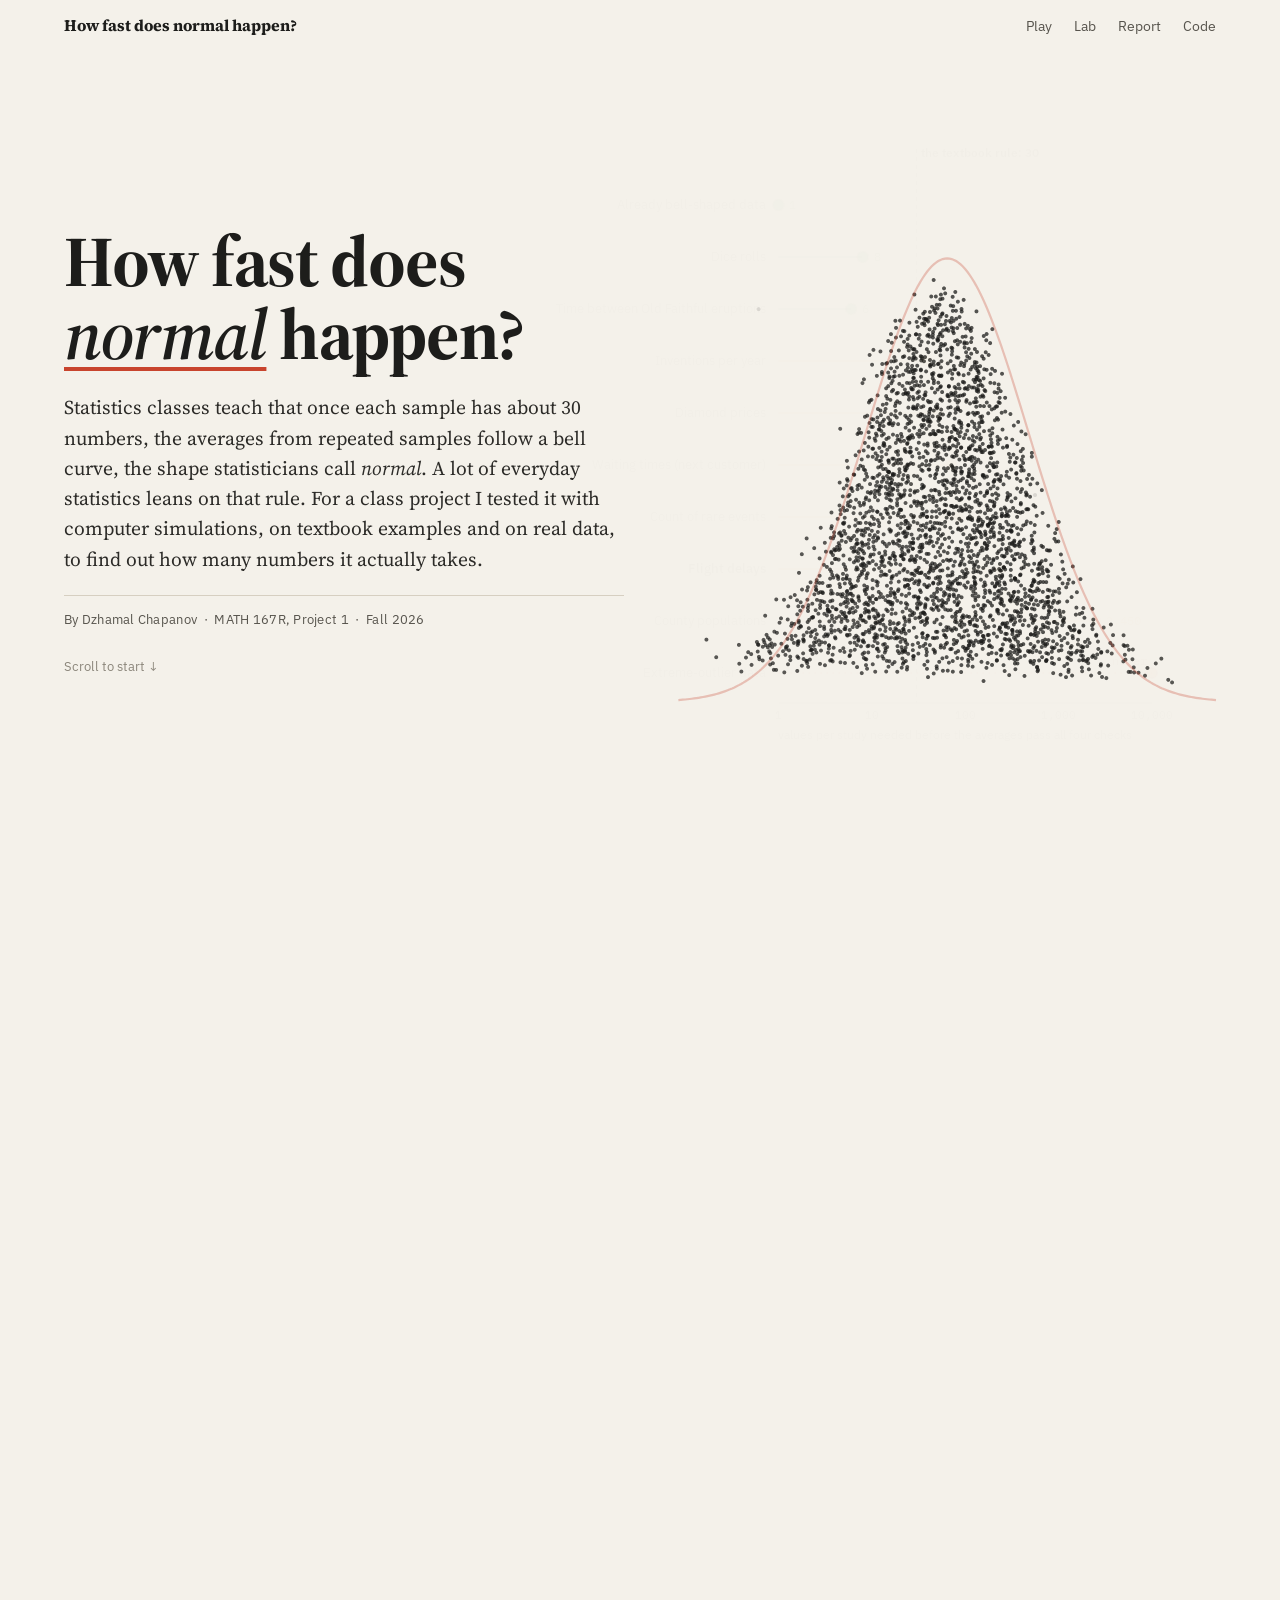
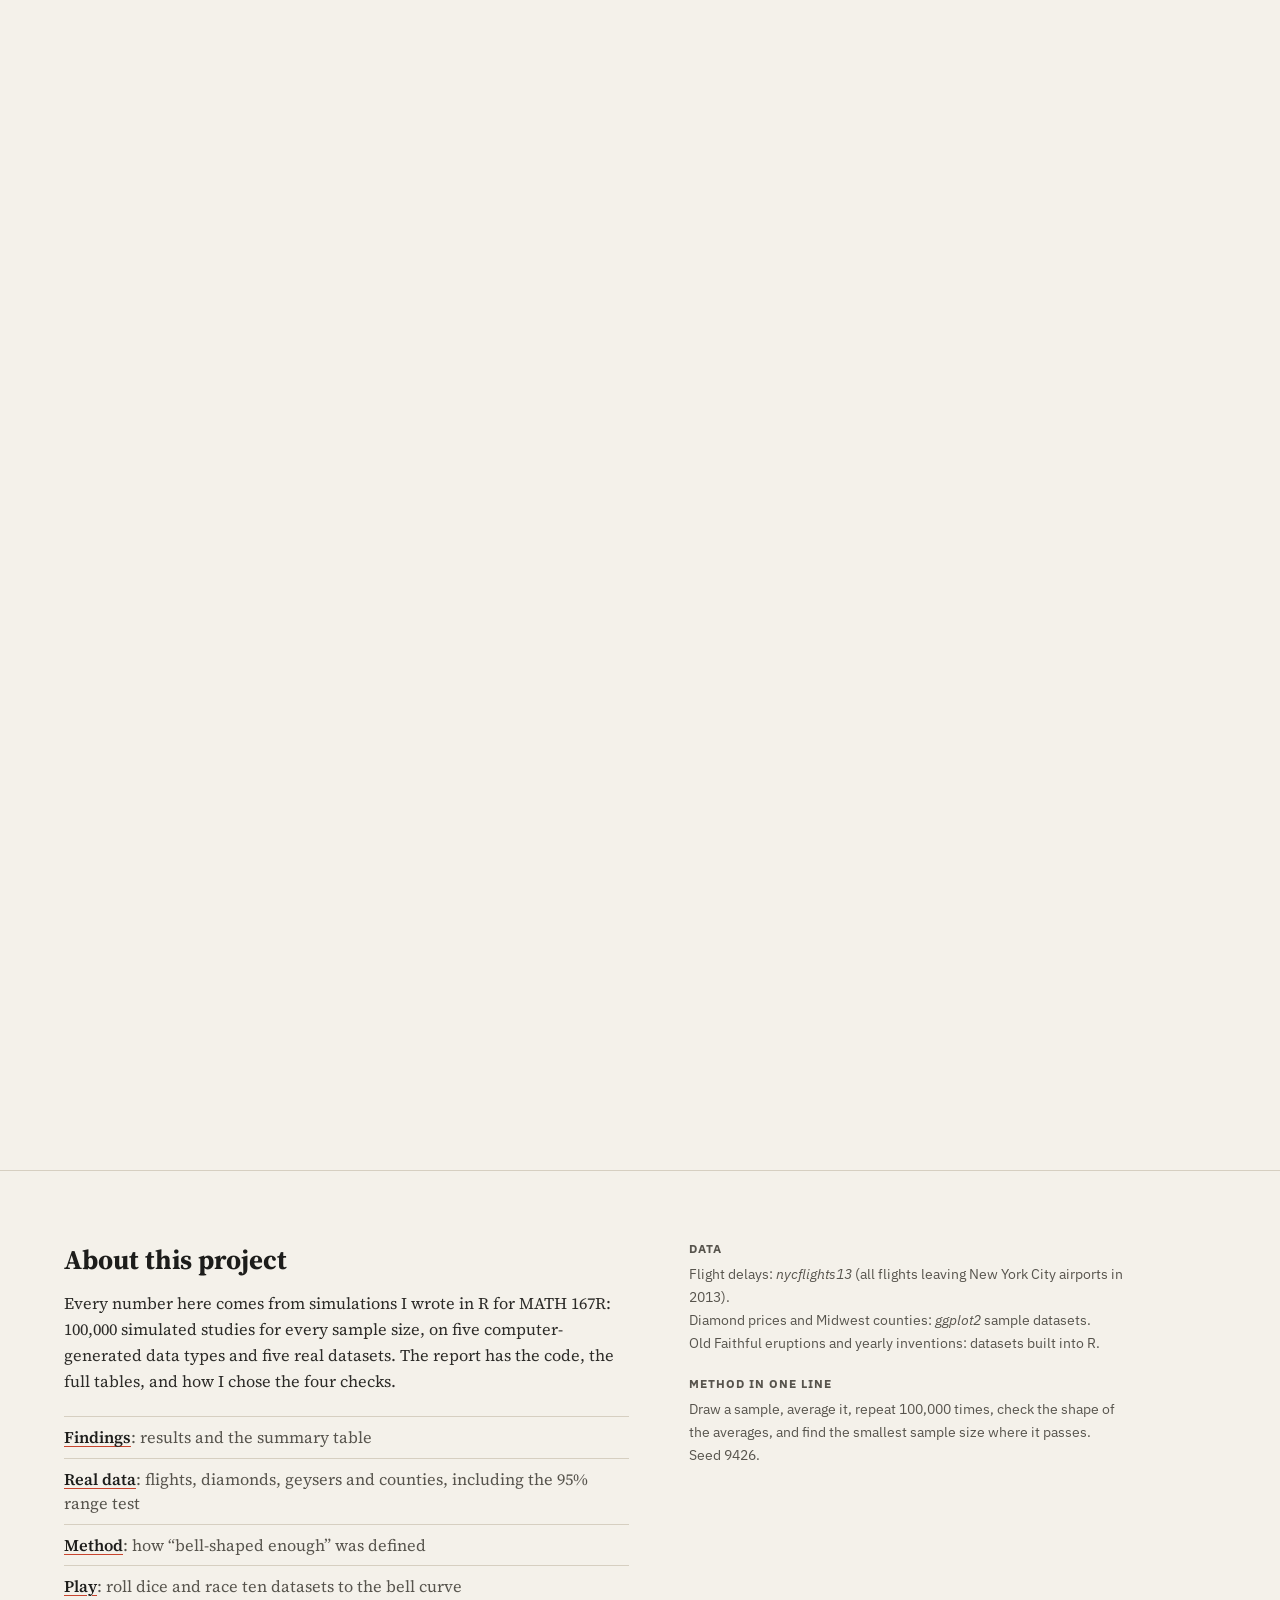
<file: index.html>
<!doctype html>
<html lang="en">
<head>
<meta charset="utf-8">
<meta name="viewport" content="width=device-width, initial-scale=1">
<title>How Fast Does Normal Happen?</title>
<meta name="description" content="Statistics classes say 30 data points are enough for an average to behave like a bell curve. I tested that rule with simulations on textbook examples and real data.">
<link rel="preconnect" href="https://fonts.googleapis.com">
<link rel="preconnect" href="https://fonts.gstatic.com" crossorigin>
<link href="https://fonts.googleapis.com/css2?family=Source+Serif+4:ital,opsz,wght@0,8..60,400;0,8..60,600;0,8..60,700;1,8..60,400;1,8..60,600&family=IBM+Plex+Sans:wght@400;500;600&family=IBM+Plex+Mono:wght@400;500&display=swap" rel="stylesheet">
<link rel="icon" href="data:image/svg+xml,%3Csvg xmlns='http://www.w3.org/2000/svg' viewBox='0 0 32 32'%3E%3Crect width='32' height='32' fill='%23f4f1ea'/%3E%3Cpath d='M2 27 C10 27 11 5 16 5 S22 27 30 27' fill='none' stroke='%23c8442d' stroke-width='3'/%3E%3C/svg%3E">
<link rel="stylesheet" href="assets/story.css?v=8">
</head>
<body>

<nav class="nav" id="nav">
  <a class="logo" href="#top">How fast does normal happen?</a>
  <div class="nav-links">
    <a href="play.html">Play</a>
    <a href="simulator.html">Lab</a>
    <a href="report.html">Report</a>
    <a href="https://github.com/JamV8/how-fast-does-normal-happen">Code</a>
  </div>
  <div class="progress"><span id="progress-bar"></span></div>
</nav>

<main class="scrolly" id="top">
  <div class="stage">
    <canvas id="viz" aria-label="Chart that changes as you scroll"></canvas>
    <div class="note" id="note" aria-live="polite"></div>
  </div>

  <div class="steps">
    <section class="step hero" data-scene="hero">
      <div class="hero-text">
        <h1>How fast does <em>normal</em> happen?</h1>
        <p class="dek">Statistics classes teach that once each sample has about 30 numbers, the averages from repeated samples follow a bell curve, the shape statisticians call <i>normal</i>. A lot of everyday statistics leans on that rule. For a class project I tested it with computer simulations, on textbook examples and on real data, to find out how many numbers it actually takes.</p>
        <p class="byline">By Dzhamal Chapanov &nbsp;·&nbsp; MATH 167R, Project 1 &nbsp;·&nbsp; Fall 2026</p>
        <p class="cue">Scroll to start ↓</p>
      </div>
    </section>

    <section class="step tall" data-scene="why">
      <div class="card">
        <h2>A “95% sure” range that’s right 90% of the time</h2>
        <p>Say you want the average arrival delay at New York’s airports. You pull 30 random flights from the 2013 records, average their delays, and add the usual 95% range around that average.</p>
        <p>I ran that exact procedure 100,000 times on the real flight data. The range caught the true average only <b>89.8%</b> of the time, and when it missed, it almost always missed low: in <b>9.8%</b> of tries the whole range sat below the real delay. The method promises 2.5%.</p>
        <p class="small hide-m">Each line on the chart is one of those tries. The red ones missed.</p>
      </div>
    </section>

    <section class="step" data-scene="data">
      <div class="card">
        <h2>The trouble is the shape of the data</h2>
        <p>These dots are 1,100 real arrival delays. Most flights land within 20 minutes of schedule, and more than half land early. A few are hours late. The longest delay in the data is about 21 hours, far off the right edge of this chart.</p>
      </div>
    </section>

    <section class="step tall" data-scene="one">
      <div class="card">
        <h2>One study, one average</h2>
        <p>A study takes 30 flights and averages their delays. Most of the time it misses the rare disasters, so its average comes out a little low.</p>
        <p class="small">Scroll to run the next study. Each average drops into the pile below.</p>
      </div>
    </section>

    <section class="step" data-scene="many">
      <div class="card">
        <h2>Repeat it, and the averages make their own shape</h2>
        <p>These are 2,000 studies of 30 flights each. If 30 were enough, this pile would be a symmetric bell. It still leans right, with a tail of unlucky studies that happened to include a very late flight.</p>
      </div>
    </section>

    <section class="step tall" data-scene="grow">
      <div class="card">
        <h2>How many flights is enough?</h2>
        <p>Keep scrolling to put more flights into every study. The pile tightens and evens out until it matches the bell curve (red line).</p>
        <p class="small">I only count it as bell-shaped when four checks pass (box on the right) and keep passing for bigger studies. For flight delays that happened at 235 flights.</p>
      </div>
    </section>

    <section class="step" data-scene="compare">
      <div class="card">
        <h2>Every kind of data has its own number</h2>
        <p>I ran the same test on ten kinds of data. Dice rolls settled after 8 values and the time between Old Faithful eruptions after 6. Diamond prices needed 51, flight delays 235, and county populations 2,450. The more lopsided the data, the bigger the number.</p>
        <p class="small">As you scroll, the line moves to bigger studies. Each dot stops at the size where that kind of data first passed.</p>
      </div>
    </section>

    <section class="step tall" data-scene="never">
      <div class="card">
        <h2>Some data never settle</h2>
        <p>A few kinds of data produce giant outliers so often that averaging doesn’t help at all. The textbook case is called the Cauchy distribution. As you scroll, each study averages more and more values, up to 5,000. The pile looks the same as it did with one.</p>
        <p class="small">The blue line shows where averages of ordinary data would end up with the same number of values.</p>
      </div>
    </section>

    <section class="step tall" data-scene="answer">
      <div class="card">
        <h2>Is 30 enough?</h2>
        <p class="answer">No.</p>
        <p>For flight delays it takes about 235 flights before the usual 95% range behaves. With 235, my simulation caught the true average 94.1% of the time, up from 89.8% with 30.</p>
        <p class="small">If your data have a long tail, like the delays, prices and populations here, 30 values can produce a confident-looking range that’s wrong more often than it admits. So it’s worth plotting the data before trusting the ±.</p>
      </div>
    </section>
  </div>
</main>

<footer class="outro">
  <div class="outro-inner">
    <div>
      <h2>About this project</h2>
      <p>Every number here comes from simulations I wrote in R for MATH 167R: 100,000 simulated studies for every sample size, on five computer-generated data types and five real datasets. The report has the code, the full tables, and how I chose the four checks.</p>
      <ul class="read">
        <li><a href="report.html">Findings</a>: results and the summary table</li>
        <li><a href="analysis/06_real_world_data.html">Real data</a>: flights, diamonds, geysers and counties, including the 95% range test</li>
        <li><a href="methods.html">Method</a>: how “bell-shaped enough” was defined</li>
        <li><a href="play.html">Play</a>: roll dice and race ten datasets to the bell curve</li>
        <li><a href="simulator.html">Lab</a>: try any dataset and sample size yourself</li>
        <li><a href="https://github.com/JamV8/how-fast-does-normal-happen">Code on GitHub</a></li>
      </ul>
    </div>
    <div class="sources">
      <h3>Data</h3>
      <p>Flight delays: <i>nycflights13</i> (all flights leaving New York City airports in 2013).<br>
         Diamond prices and Midwest counties: <i>ggplot2</i> sample datasets.<br>
         Old Faithful eruptions and yearly inventions: datasets built into R.</p>
      <h3>Method in one line</h3>
      <p>Draw a sample, average it, repeat 100,000 times, check the shape of the averages, and find the smallest sample size where it passes. Seed 9426.</p>
    </div>
  </div>
</footer>

<script src="assets/story.js?v=8" defer></script>
</body>
</html>
</file>
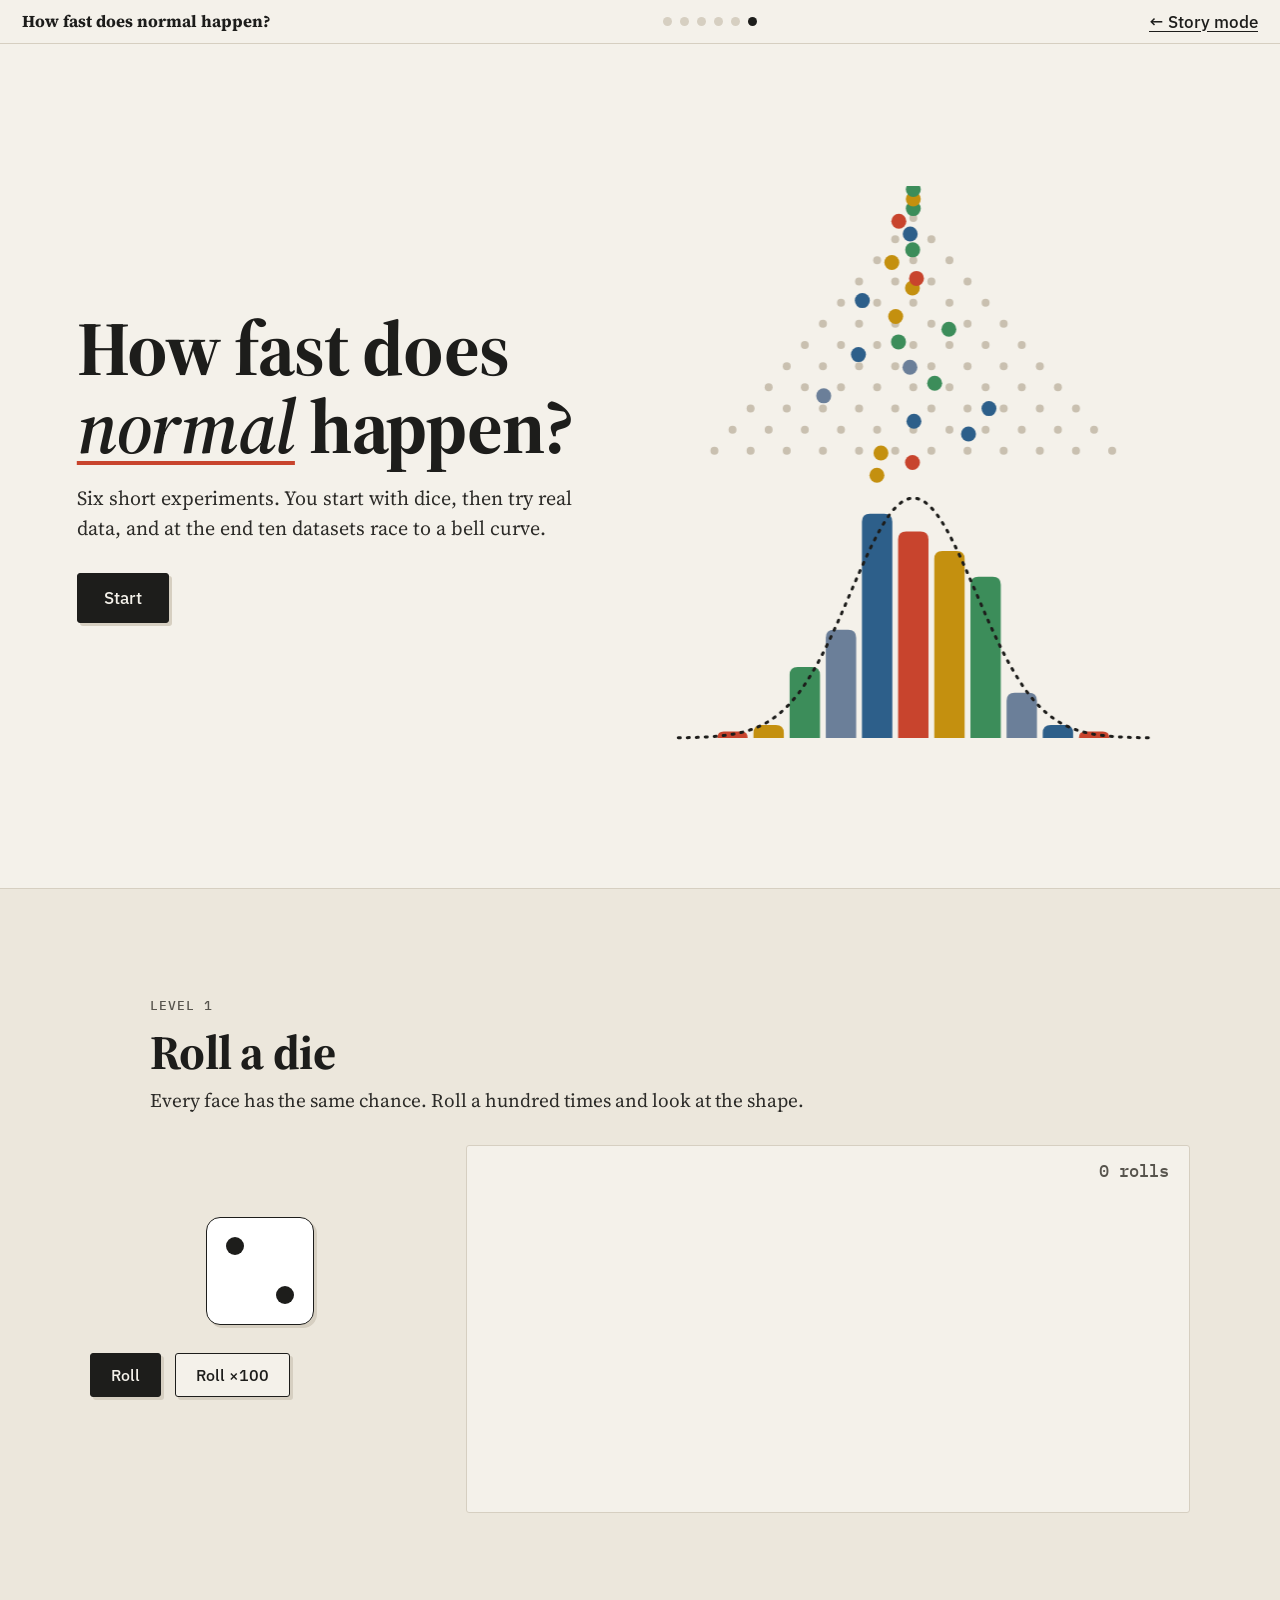
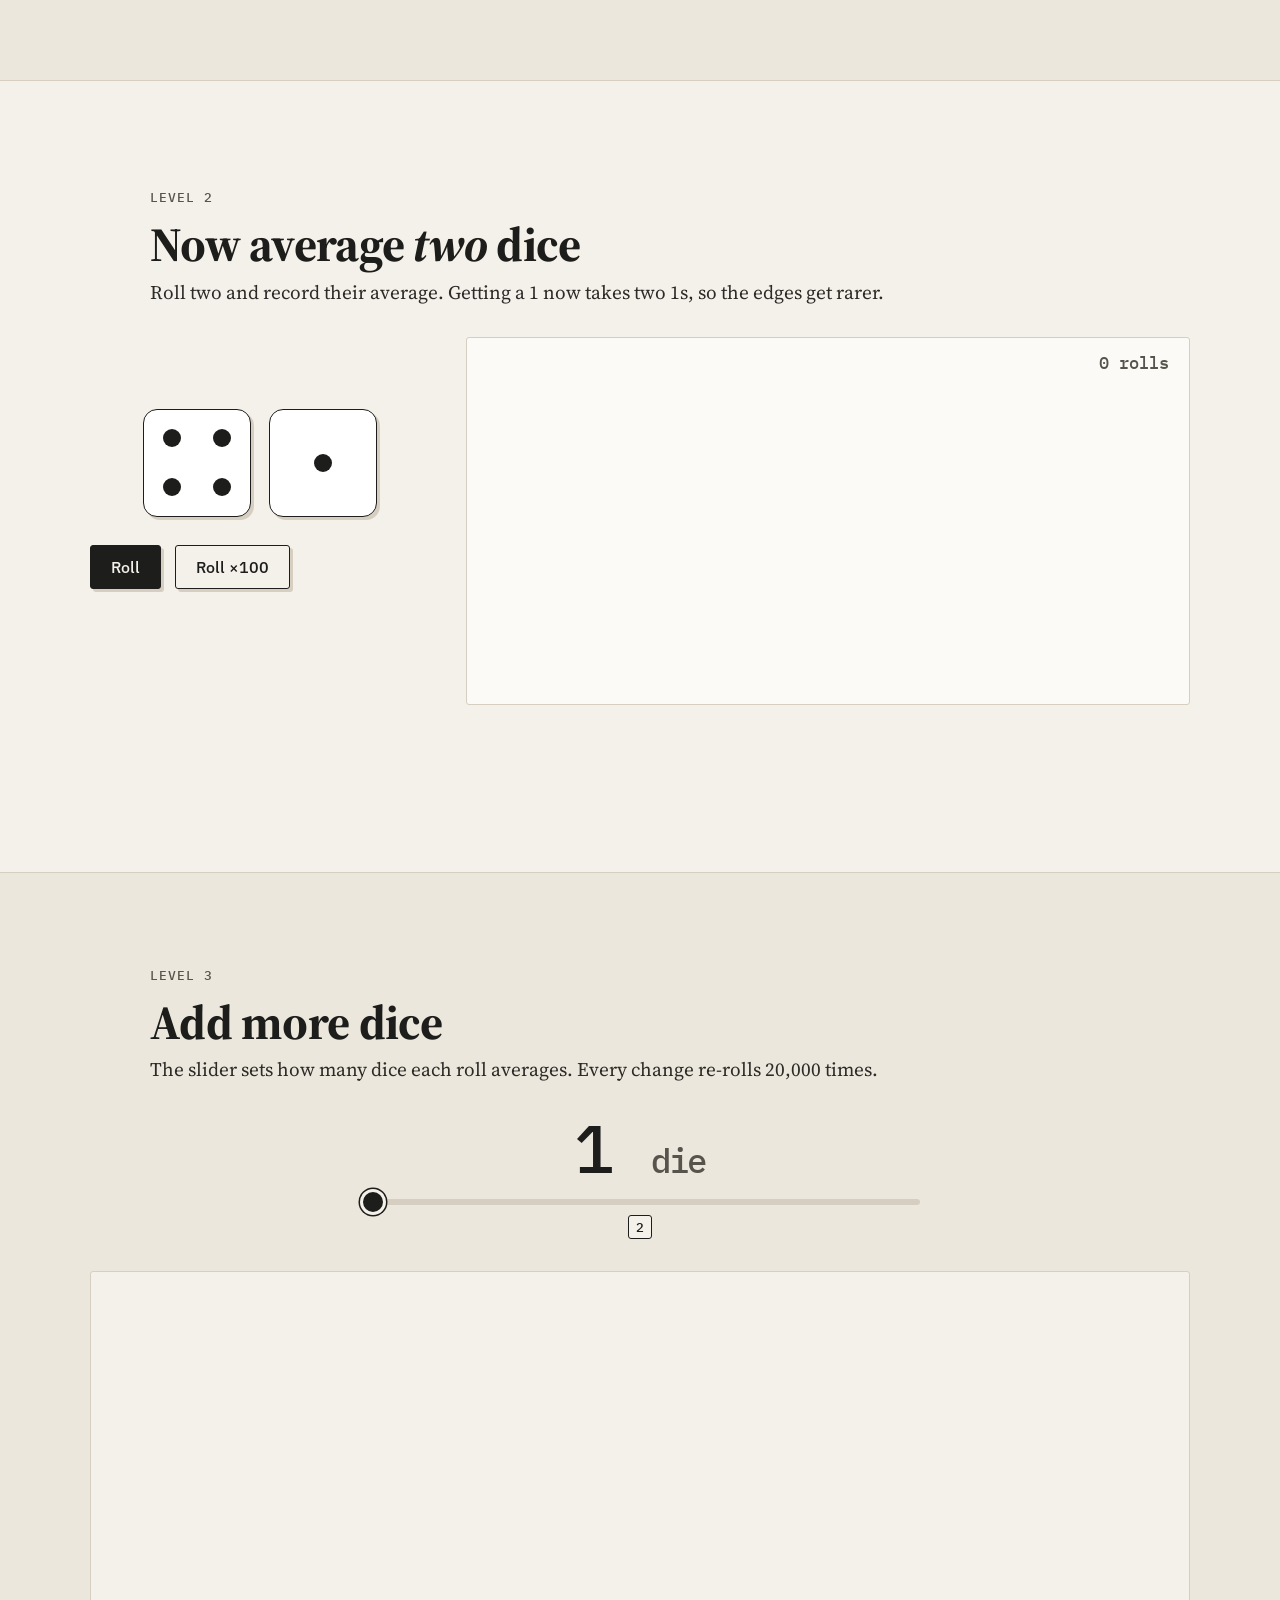
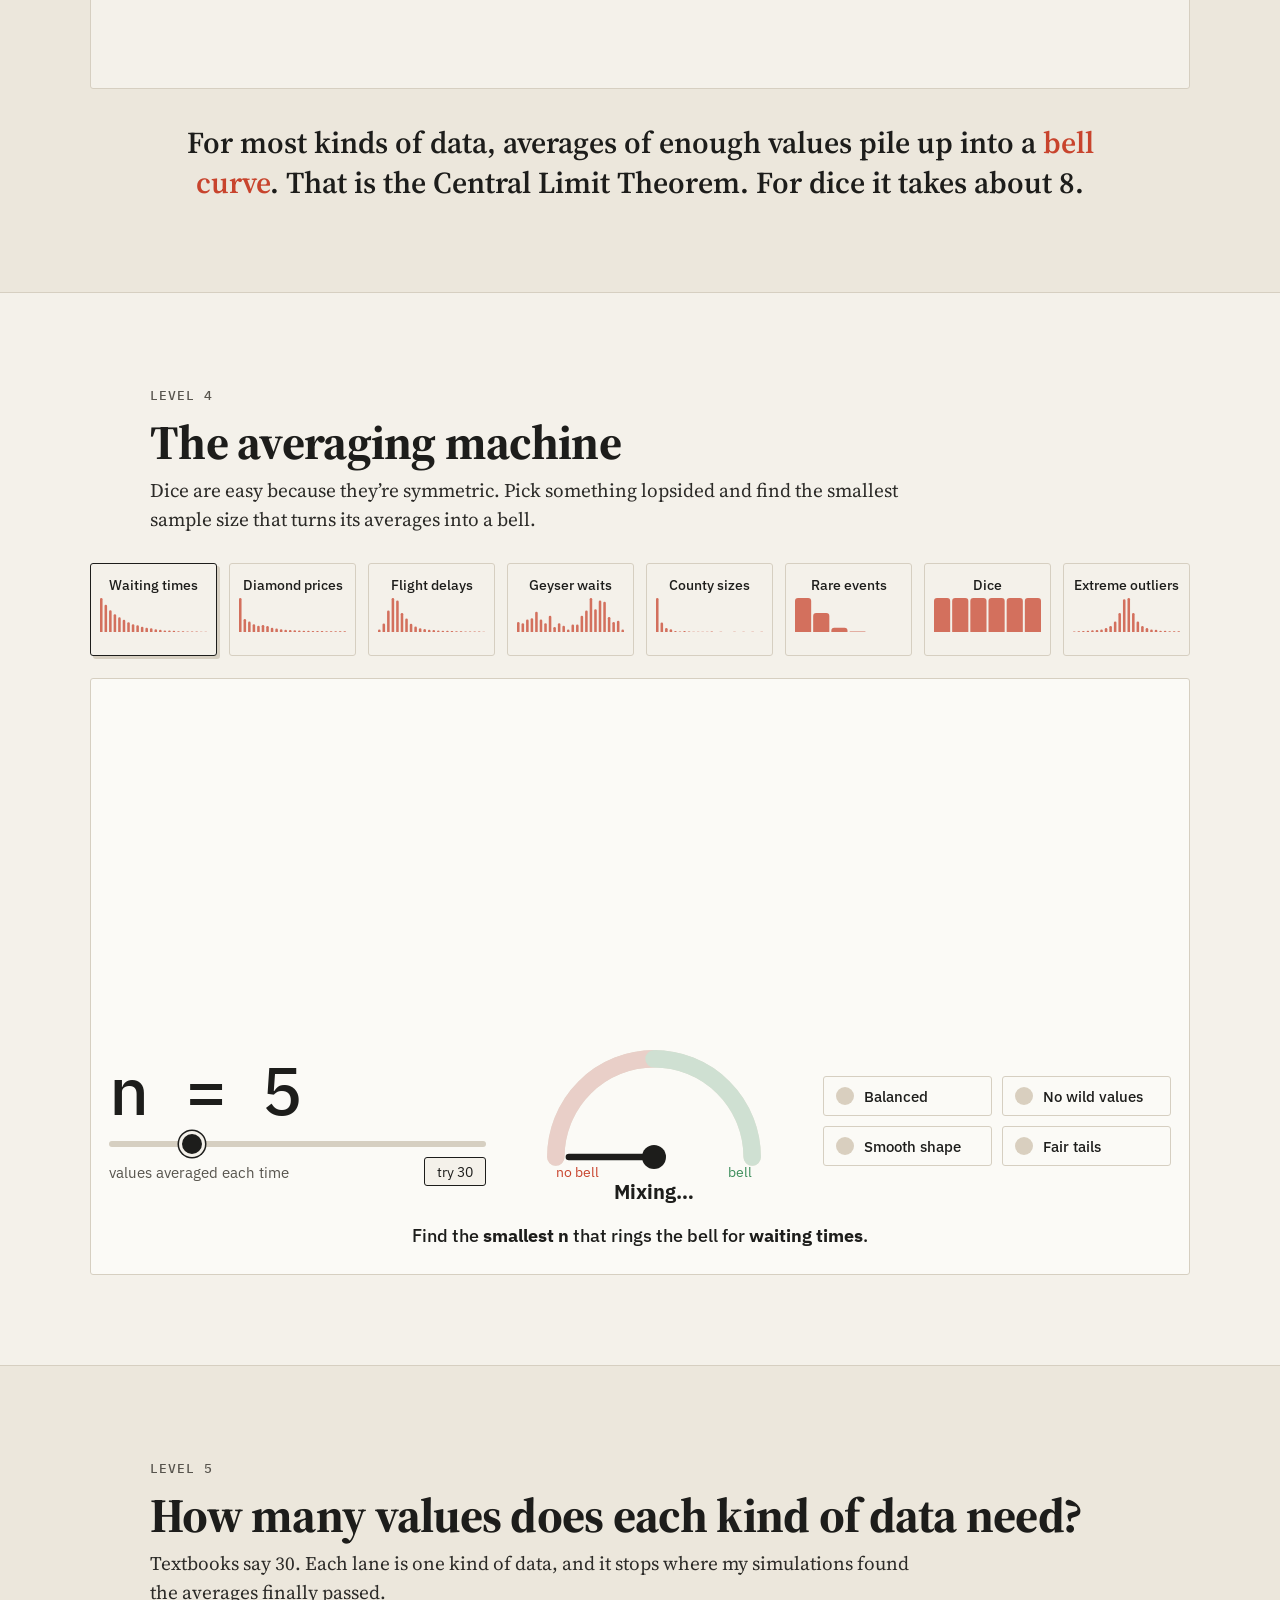
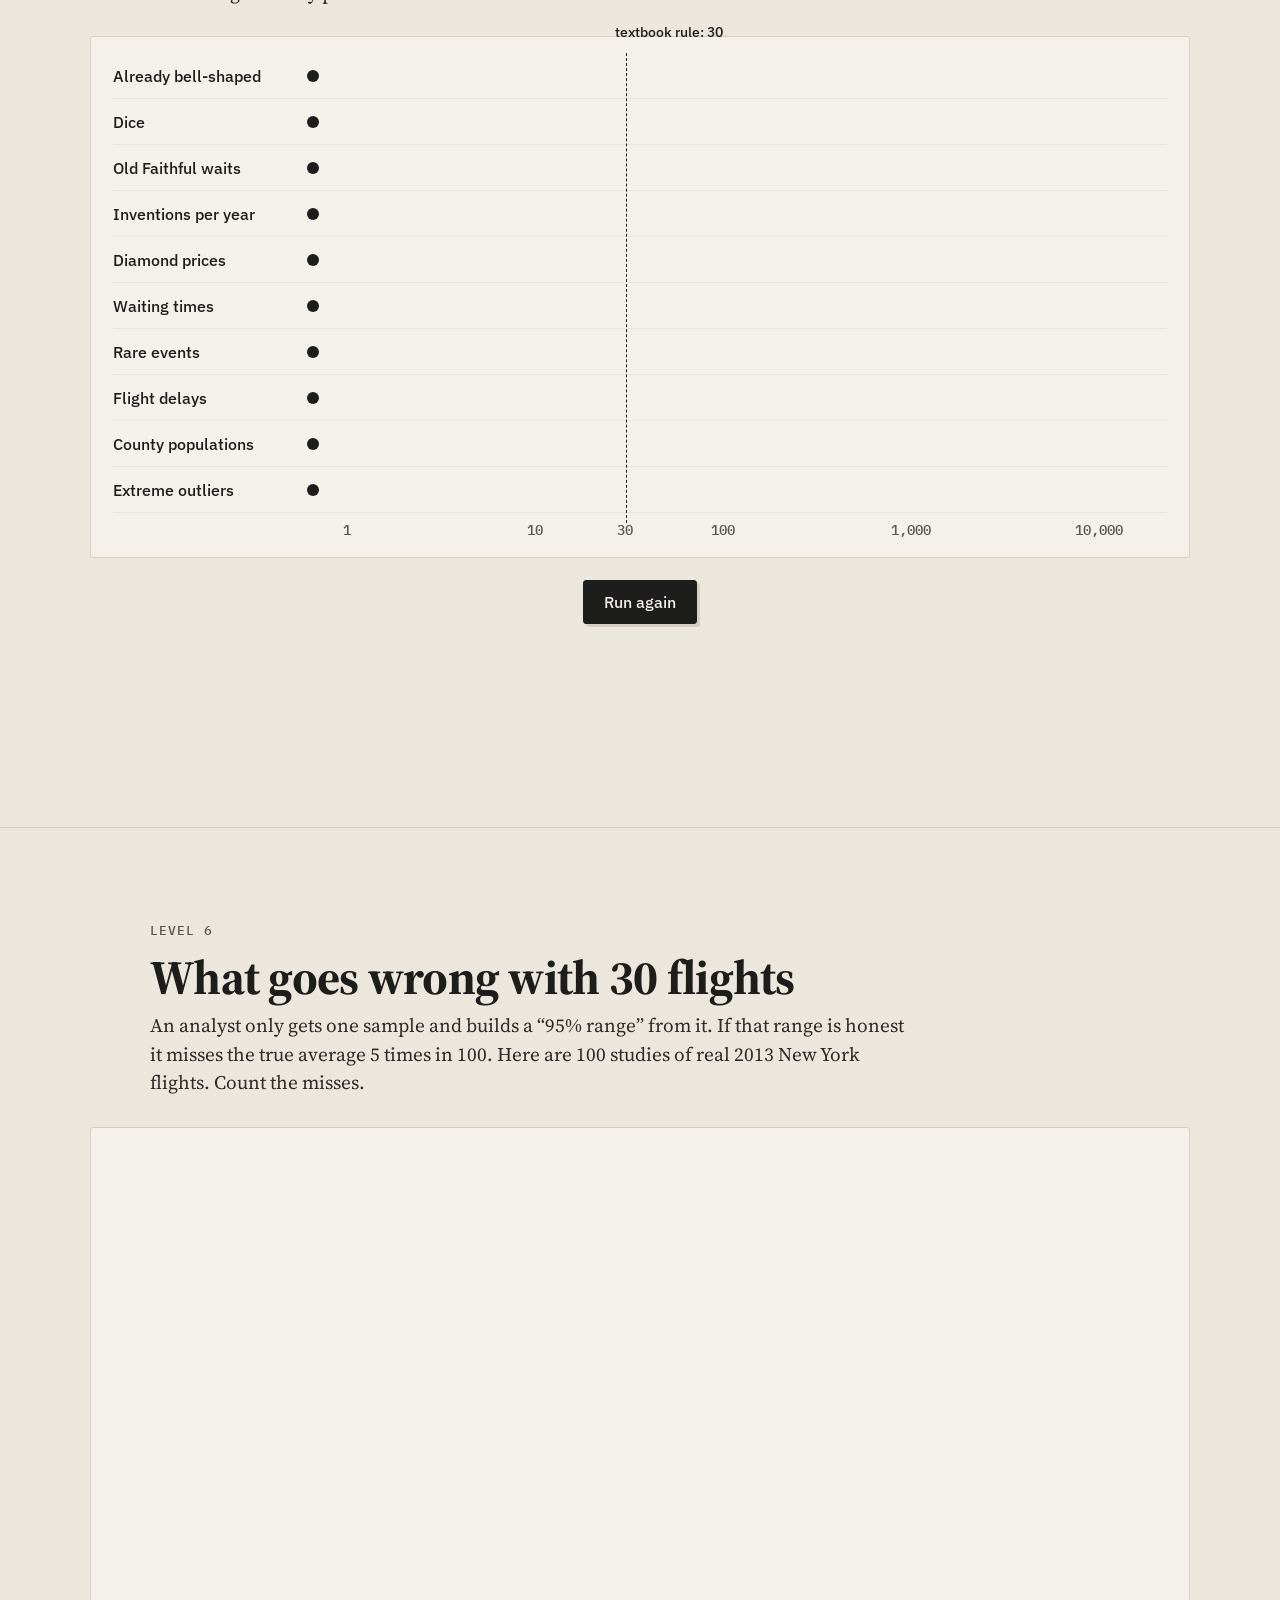
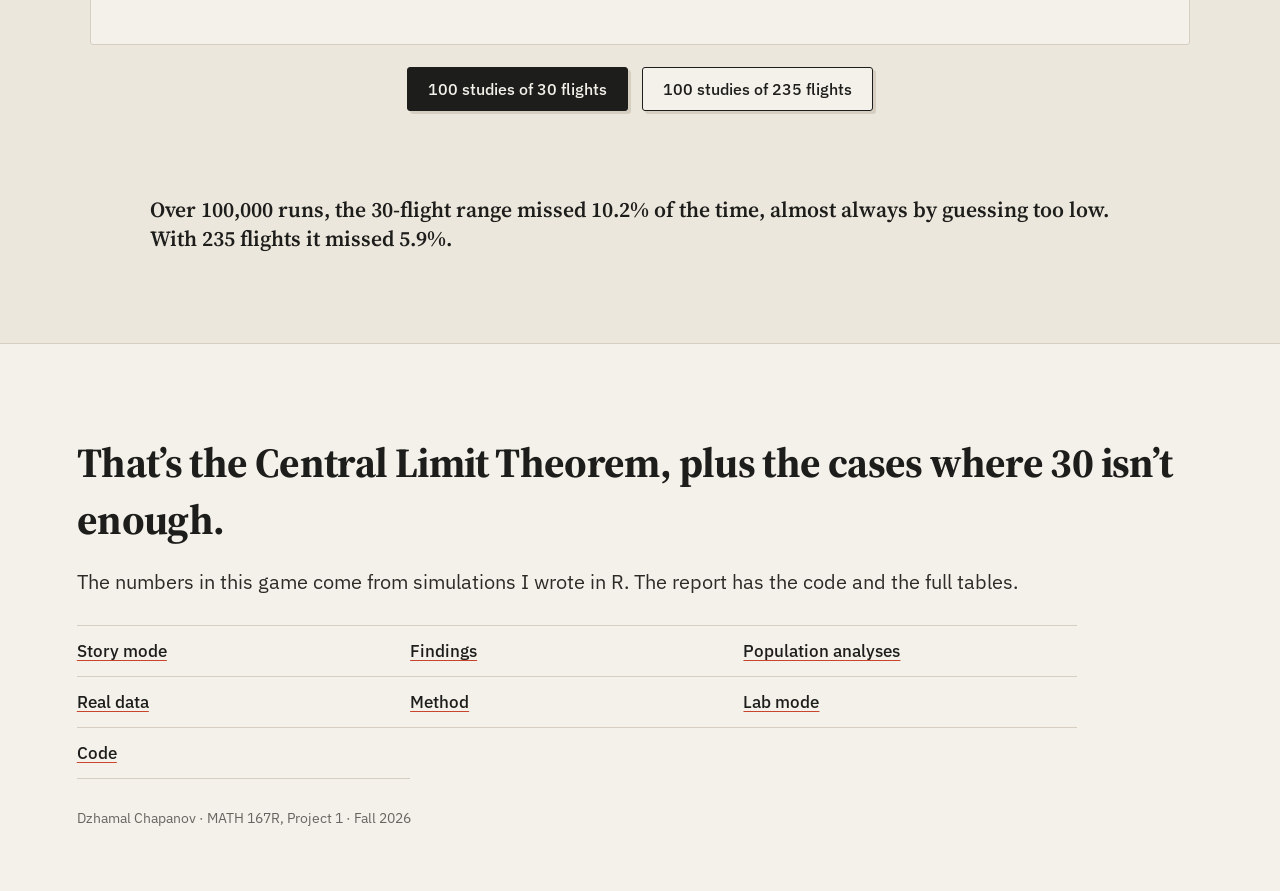
<file: play.html>
<!doctype html>
<html lang="en">
<head>
<meta charset="utf-8">
<meta name="viewport" content="width=device-width, initial-scale=1">
<title>Play · How Fast Does Normal Happen?</title>
<meta name="description" content="A playful, interactive tour of the Central Limit Theorem: roll dice, feed the Average Machine, and race ten populations to the bell curve.">
<link rel="preconnect" href="https://fonts.googleapis.com">
<link rel="preconnect" href="https://fonts.gstatic.com" crossorigin>
<link href="https://fonts.googleapis.com/css2?family=Source+Serif+4:ital,opsz,wght@0,8..60,400;0,8..60,600;0,8..60,700;1,8..60,600&family=IBM+Plex+Sans:wght@400;500;600&family=IBM+Plex+Mono:wght@400;500&display=swap" rel="stylesheet">
<link rel="stylesheet" href="assets/play.css">
</head>
<body>

<header class="topbar">
  <a class="brand" href="index.html"><span class="logo-mark"></span>How fast does normal happen?</a>
  <nav class="dots" id="dots" aria-label="Levels"></nav>
  <a class="toplink" href="index.html">← Story mode</a>
</header>

<!-- ============ HERO ============ -->
<section class="hero" id="top">
  <div class="hero-text">
    <h1>How fast does <span class="wiggle">normal</span> happen?</h1>
    <p class="tag">Six short experiments. You start with dice, then try real data, and at the end ten datasets race to a bell curve.</p>
    <a class="btn big" href="#level1">Start</a>
  </div>
  <canvas id="galton" class="galton" aria-label="Animated Galton board: balls bounce off pegs and pile up into a bell curve"></canvas>
</section>

<!-- ============ LEVEL 1 ============ -->
<section class="level tint-yellow" id="level1" data-level="1">
  <div class="level-head">
    <span class="pill yellow">Level 1</span>
    <h2>Roll a die</h2>
    <p>Every face has the same chance. Roll a hundred times and look at the shape.</p>
  </div>
  <div class="game two-col">
    <div class="toy">
      <div class="dice-row" id="l1-dice"></div>
      <div class="btn-row">
        <button class="btn yellow" id="l1-roll">Roll</button>
        <button class="btn ghost" id="l1-roll100">Roll ×100</button>
      </div>
      <div class="readout" id="l1-readout">&nbsp;</div>
    </div>
    <div class="chart-wrap"><canvas id="l1-hist" class="hist"></canvas><div class="count" id="l1-count">0 rolls</div></div>
  </div>
  <p class="aha" id="l1-aha">Flat, as expected. No bell yet.</p>
</section>

<!-- ============ LEVEL 2 ============ -->
<section class="level tint-teal" id="level2" data-level="2">
  <div class="level-head">
    <span class="pill teal">Level 2</span>
    <h2>Now average <em>two</em> dice</h2>
    <p>Roll two and record their average. Getting a 1 now takes two 1s, so the edges get rarer.</p>
  </div>
  <div class="game two-col">
    <div class="toy">
      <div class="dice-row" id="l2-dice"></div>
      <div class="btn-row">
        <button class="btn teal" id="l2-roll">Roll</button>
        <button class="btn ghost" id="l2-roll100">Roll ×100</button>
      </div>
      <div class="readout" id="l2-readout">&nbsp;</div>
    </div>
    <div class="chart-wrap"><canvas id="l2-hist" class="hist"></canvas><div class="count" id="l2-count">0 rolls</div></div>
  </div>
  <p class="aha" id="l2-aha">The middle fills up first. A triangle instead of a flat line.</p>
</section>

<!-- ============ LEVEL 3 ============ -->
<section class="level tint-purple" id="level3" data-level="3">
  <div class="level-head">
    <span class="pill purple">Level 3</span>
    <h2>Add more dice</h2>
    <p>The slider sets how many dice each roll averages. Every change re-rolls 20,000 times.</p>
  </div>
  <div class="game">
    <div class="slider-box">
      <div class="big-n"><span id="l3-k">1</span> <span class="unit" id="l3-unit">die</span></div>
      <input type="range" id="l3-slider" min="1" max="30" value="1" aria-label="Number of dice to average">
      <div class="mini-dice" id="l3-mini"></div>
    </div>
    <div class="chart-wrap wide"><canvas id="l3-hist" class="hist tall"></canvas>
      <div class="badge-pop" id="l3-badge">Passes all four checks from here on</div>
    </div>
  </div>
  <p class="aha big">For most kinds of data, averages of enough values pile up into a <span class="bellword">bell curve</span>. That is the Central Limit Theorem. For dice it takes about 8.</p>
</section>

<!-- ============ LEVEL 4 ============ -->
<section class="level tint-coral" id="level4" data-level="4">
  <div class="level-head">
    <span class="pill coral">Level 4</span>
    <h2>The averaging machine</h2>
    <p>Dice are easy because they’re symmetric. Pick something lopsided and find the smallest sample size that turns its averages into a bell.</p>
  </div>
  <div class="cards" id="l4-cards"></div>
  <div class="machine">
    <canvas id="l4-canvas" class="machine-canvas"></canvas>
    <div class="machine-ui">
      <div class="slider-box compact">
        <div class="big-n">n = <span id="l4-n">5</span></div>
        <input type="range" id="l4-slider" min="0" max="1000" value="200" aria-label="Sample size">
        <div class="hint-row"><span>values averaged each time</span><button class="chip" id="l4-try30">try 30</button></div>
      </div>
      <div class="meter">
        <svg id="l4-gauge" viewBox="0 0 220 130" aria-label="Bell-o-meter"></svg>
        <div class="meter-label" id="l4-verdict">Bell-o-meter</div>
      </div>
      <div class="lights" id="l4-lights"></div>
    </div>
    <div class="challenge" id="l4-challenge"></div>
  </div>
</section>

<!-- ============ LEVEL 5 ============ -->
<section class="level tint-blue" id="level5" data-level="5">
  <div class="level-head">
    <span class="pill blue">Level 5</span>
    <h2>How many values does each kind of data need?</h2>
    <p>Textbooks say 30. Each lane is one kind of data, and it stops where my simulations found the averages finally passed.</p>
  </div>
  <div class="race" id="race"></div>
  <div class="btn-row center"><button class="btn" id="race-go">Run again</button></div>
  <p class="aha big" id="race-verdict">No. Dice needed 8 and county populations needed 2,450. The extreme-outlier data never got there.</p>
</section>

<!-- ============ LEVEL 6 ============ -->
<section class="level tint-yellow" id="level6" data-level="6">
  <div class="level-head">
    <span class="pill yellow">Level 6</span>
    <h2>What goes wrong with 30 flights</h2>
    <p>An analyst only gets one sample and builds a “95% range” from it. If that range is honest it misses the true average 5 times in 100. Here are 100 studies of real 2013 New York flights. Count the misses.</p>
  </div>
  <div class="game">
    <div class="chart-wrap wide"><canvas id="l6-canvas" class="hist"></canvas></div>
    <div class="btn-row center"><button class="btn" id="l6-go">100 studies of 30 flights</button><button class="btn ghost" id="l6-go2">100 studies of 235 flights</button></div>
    <div class="readout center" id="l6-readout">&nbsp;</div>
  </div>
  <p class="aha">Over 100,000 runs, the 30-flight range missed 10.2% of the time, almost always by guessing too low. With 235 flights it missed 5.9%.</p>
</section>

<!-- ============ OUTRO ============ -->
<section class="outro" id="outro">
  <h2>That’s the Central Limit Theorem, plus the cases where 30 isn’t enough.</h2>
  <p>The numbers in this game come from simulations I wrote in R. The report has the code and the full tables.</p>
  <div class="outro-grid">
    <a class="ocard" href="index.html">Story mode</a>
    <a class="ocard" href="report.html">Findings</a>
    <a class="ocard" href="analysis/03_exponential.html">Population analyses</a>
    <a class="ocard" href="analysis/06_real_world_data.html">Real data</a>
    <a class="ocard" href="methods.html">Method</a>
    <a class="ocard" href="simulator.html">Lab mode</a>
    <a class="ocard" href="https://github.com/JamV8/how-fast-does-normal-happen">Code</a>
  </div>
  <p class="foot">Dzhamal Chapanov · MATH 167R, Project 1 · Fall 2026</p>
</section>

<canvas id="confetti" class="confetti" aria-hidden="true"></canvas>
<script src="assets/play.js" defer></script>
</body>
</html>
</file>
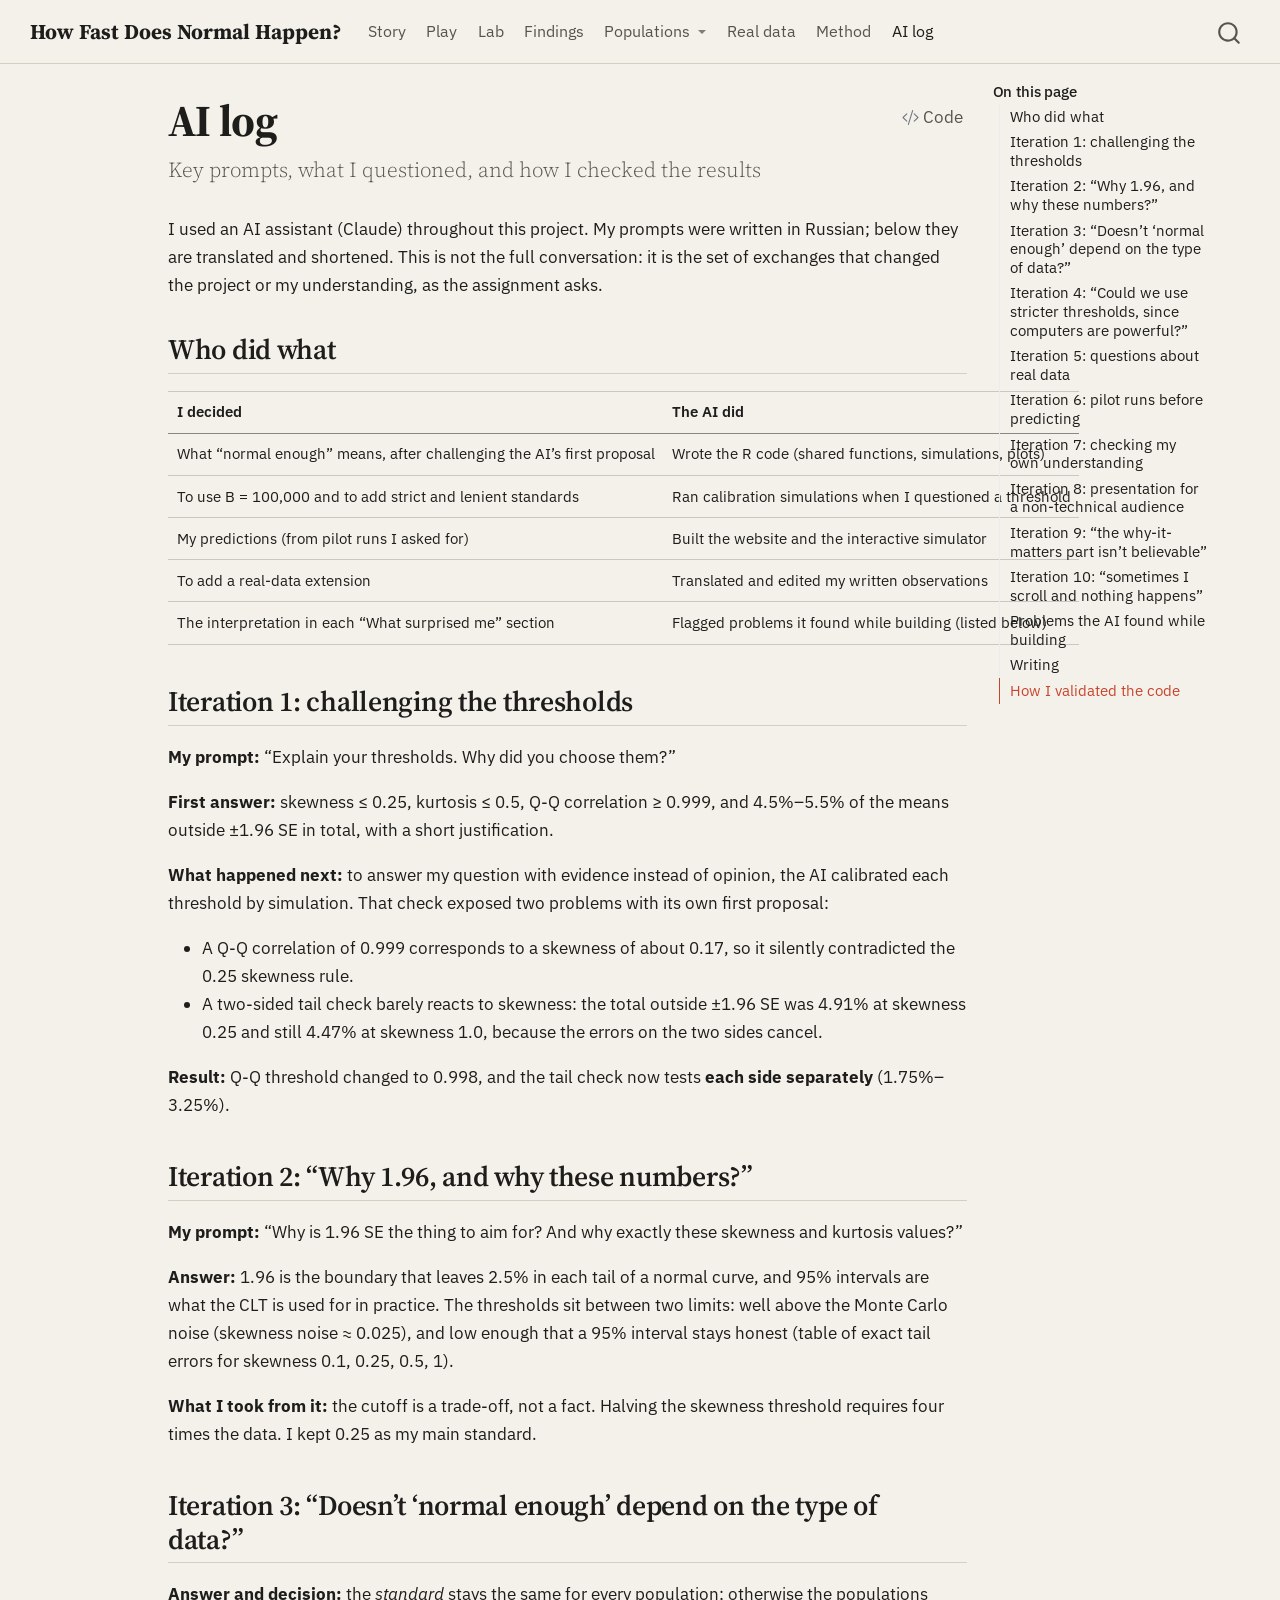
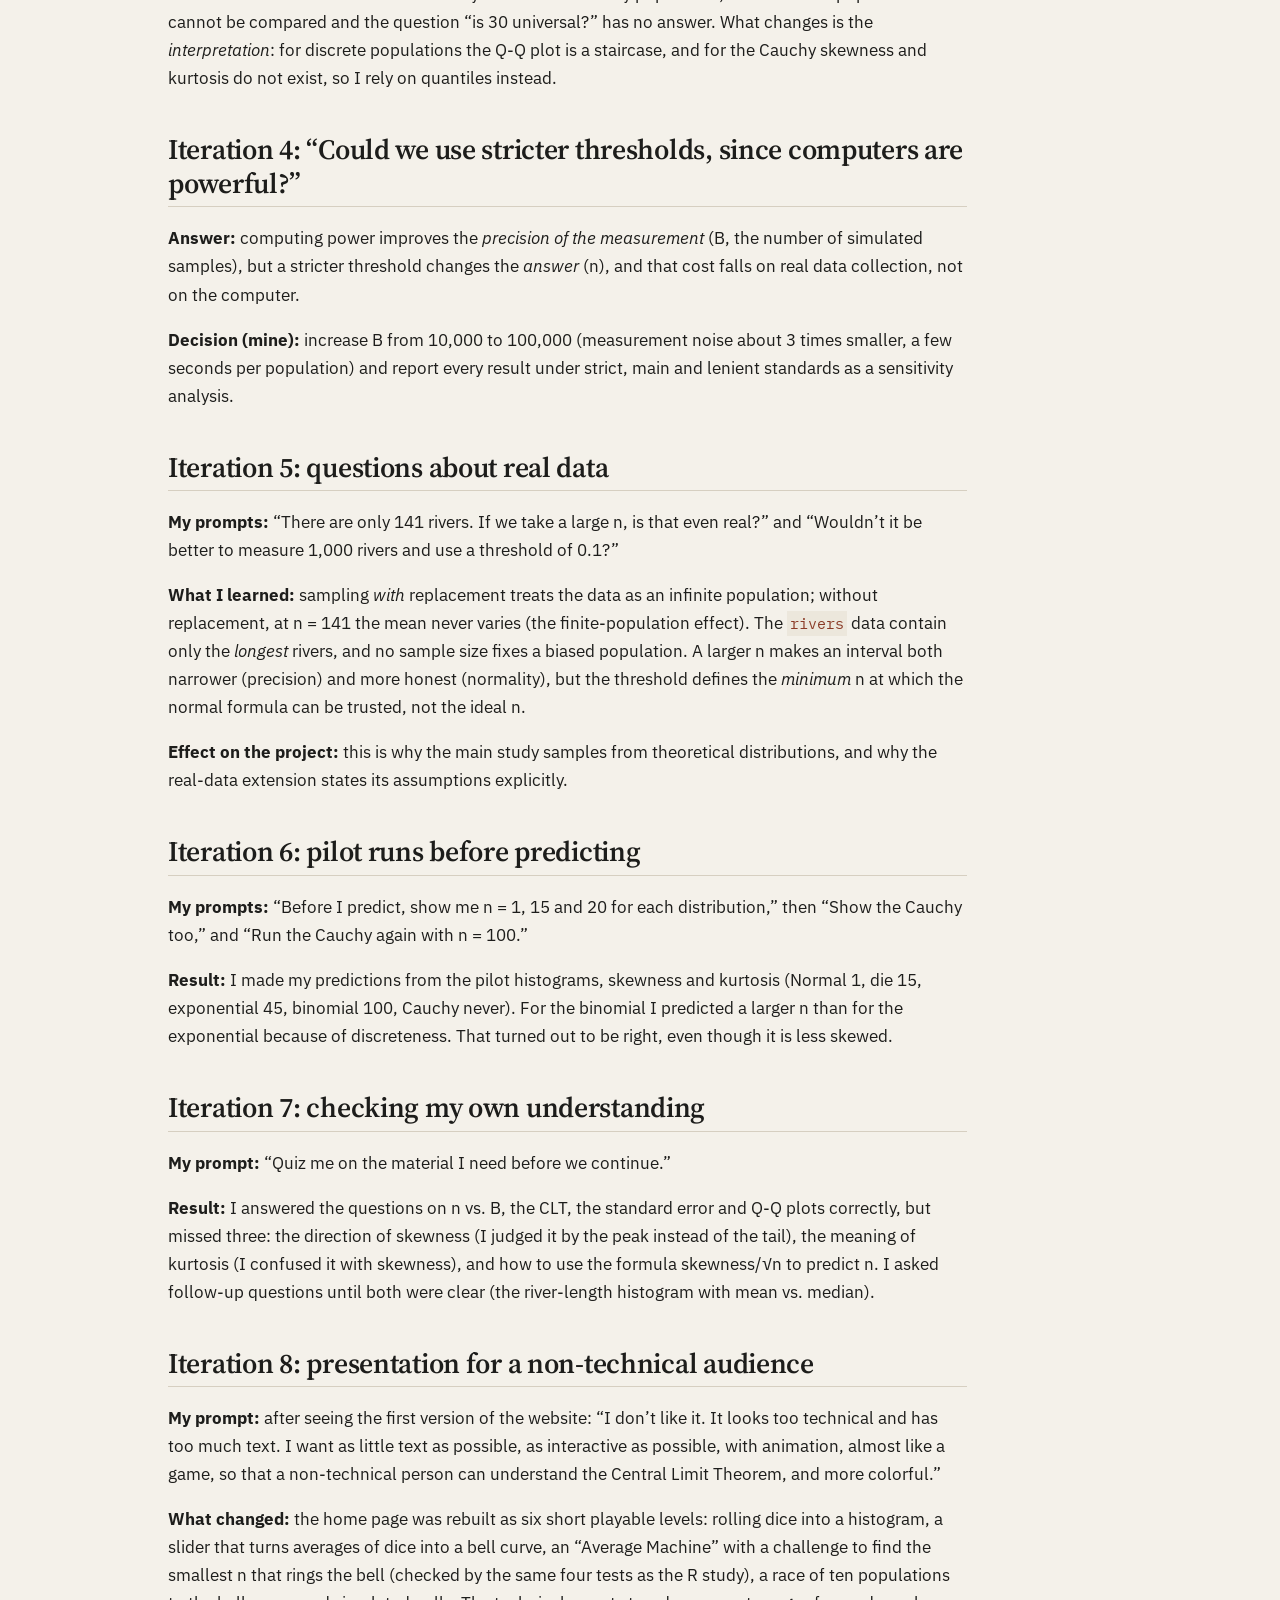
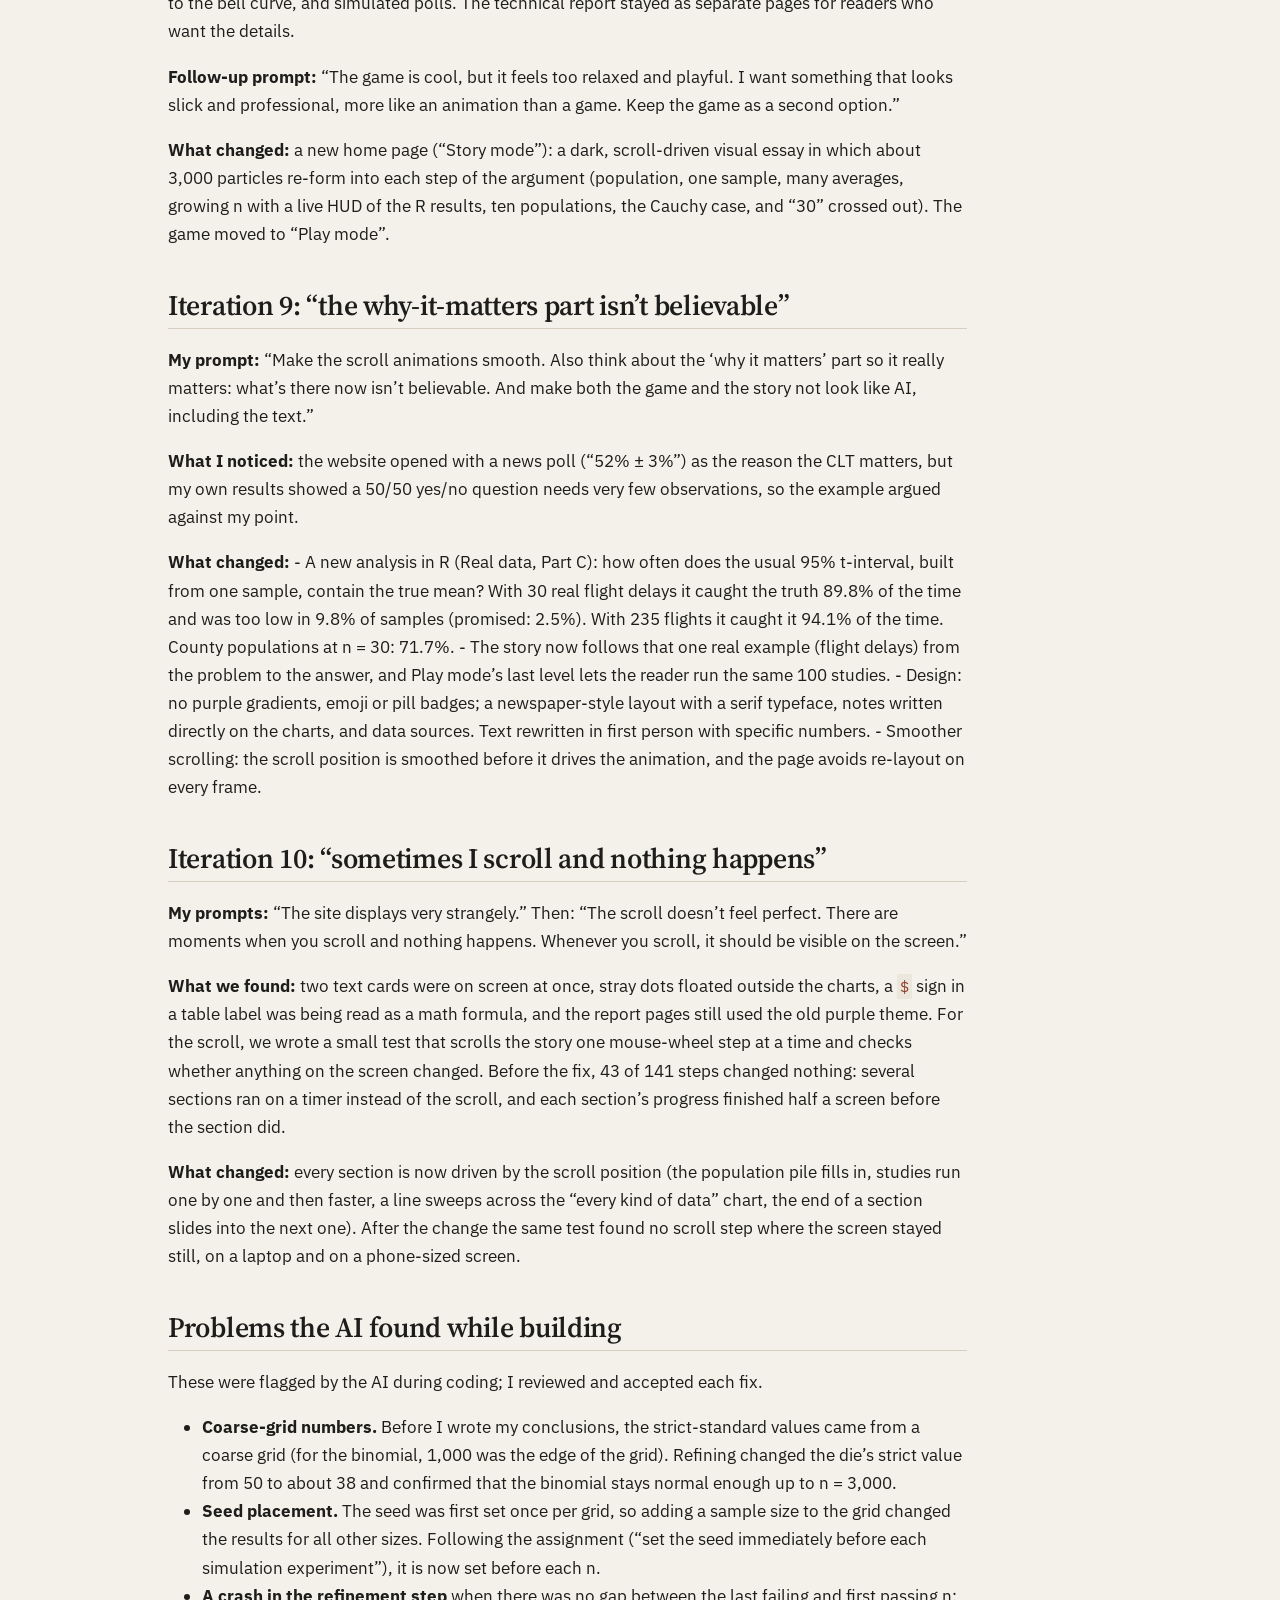
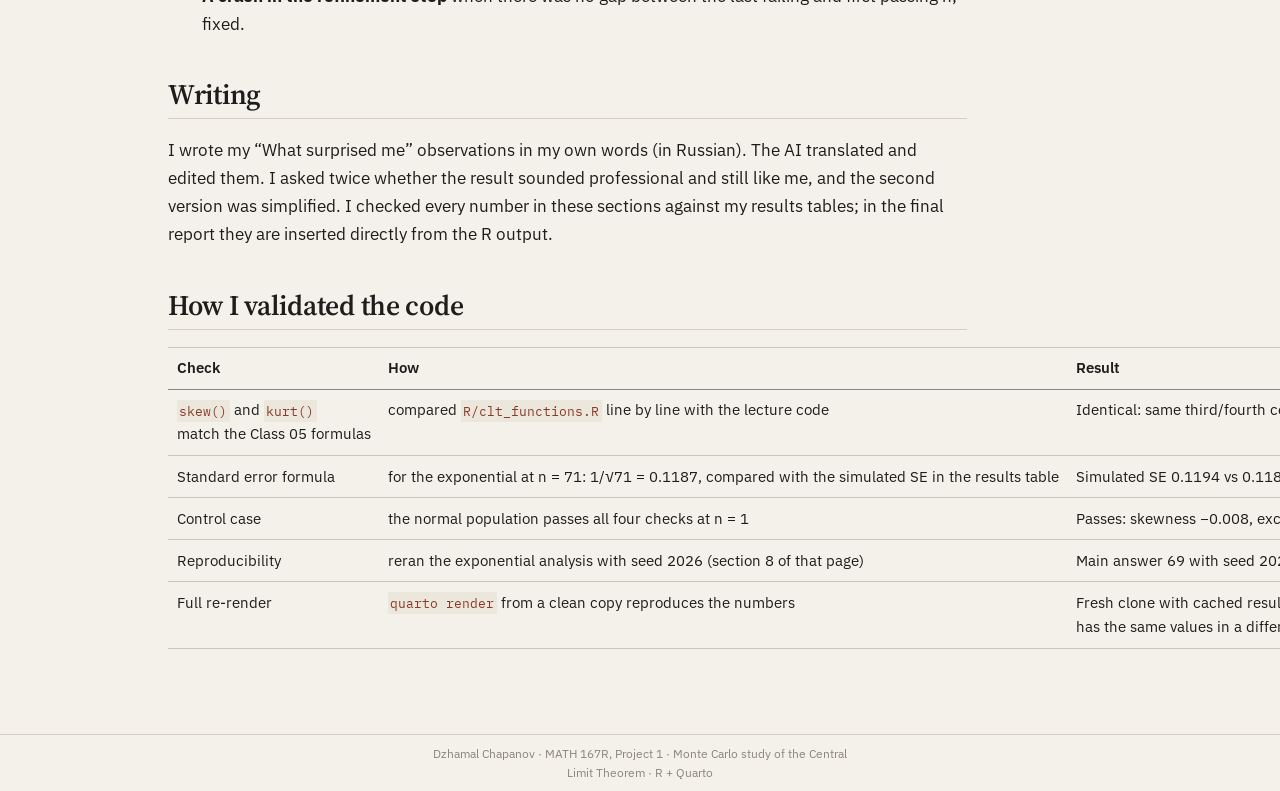
<file: docs/AI_prompts.html>
<!DOCTYPE html>
<html xmlns="http://www.w3.org/1999/xhtml" lang="en" xml:lang="en"><head>

<meta charset="utf-8">
<meta name="generator" content="quarto-1.10.18">

<meta name="viewport" content="width=device-width, initial-scale=1.0, user-scalable=yes">


<title>AI log – How Fast Does Normal Happen?</title>
<style>
/* Default styles provided by pandoc.
** See https://pandoc.org/MANUAL.html#variables-for-html for config info.
*/
span.smallcaps{font-variant: small-caps;}
div.columns{display: flex; gap: 1.5em;}
div.column{flex: auto;}
@media screen {
div.columns{gap: min(4vw, 1.5em);}
div.column{overflow-x: auto;}
}
div.hanging-indent{margin-left: 1.5em; text-indent: -1.5em;}
ul.task-list{list-style: none;}
ul.task-list li input[type="checkbox"] {
  width: 0.8em;
  margin: 0 0.8em 0.2em -1em; /* quarto-specific, see https://github.com/quarto-dev/quarto-cli/issues/4556 */ 
  vertical-align: middle;
}
/* CSS for syntax highlighting */
html { -webkit-text-size-adjust: 100%; }
pre > code.sourceCode { white-space: pre; position: relative; }
pre > code.sourceCode > span { display: inline-block; line-height: 1.25; }
pre > code.sourceCode > span:empty { height: 1.2em; }
.sourceCode { overflow: visible; }
code.sourceCode > span { color: inherit; text-decoration: inherit; }
div.sourceCode { margin: 1em 0; }
pre.sourceCode { margin: 0; }
@media screen {
div.sourceCode { overflow: auto; }
}
@media print {
pre > code.sourceCode { white-space: pre-wrap; }
pre > code.sourceCode > span { text-indent: -5em; padding-left: 5em; }
}
pre.numberSource code
  { counter-reset: source-line 0; }
pre.numberSource code > span
  { position: relative; left: -4em; counter-increment: source-line; }
pre.numberSource code > span > a:first-child::before
  { content: counter(source-line);
    position: relative; left: -1em; text-align: right; vertical-align: baseline;
    border: none; display: inline-block;
    -webkit-touch-callout: none; -webkit-user-select: none;
    -khtml-user-select: none; -moz-user-select: none;
    -ms-user-select: none; user-select: none;
    padding: 0 4px; width: 4em;
  }
pre.numberSource { margin-left: 3em;  padding-left: 4px; }
div.sourceCode
  {   }
@media screen {
pre > code.sourceCode > span > a:first-child::before { text-decoration: underline; }
}
</style>


<script src="site_libs/quarto-nav/quarto-nav.js"></script>
<script src="site_libs/quarto-nav/headroom.min.js"></script>
<script src="site_libs/clipboard/clipboard.min.js"></script>
<script src="site_libs/quarto-search/autocomplete.umd.js"></script>
<script src="site_libs/quarto-search/fuse.min.js"></script>
<script src="site_libs/quarto-search/quarto-search.js"></script>
<meta name="quarto:offset" content="./">
<script src="site_libs/quarto-html/quarto.js" type="module"></script>
<script src="site_libs/quarto-html/tabsets/tabsets.js" type="module"></script>
<script src="site_libs/quarto-html/popper.min.js"></script>
<script src="site_libs/quarto-html/tippy.umd.min.js"></script>
<script src="site_libs/quarto-html/anchor.min.js"></script>
<link href="site_libs/quarto-html/tippy.css" rel="stylesheet">
<link href="site_libs/quarto-html/quarto-syntax-highlighting-176b1e44b272a30ec08500e73512b2cc.css" rel="stylesheet" id="quarto-text-highlighting-styles">
<script src="site_libs/bootstrap/bootstrap.min.js"></script>
<link href="site_libs/bootstrap/bootstrap-icons.css" rel="stylesheet">
<link href="site_libs/bootstrap/bootstrap-b65a9f5615e514d5d9b06dbfe6bda7e1.min.css" rel="stylesheet" append-hash="true" id="quarto-bootstrap" data-mode="light">
<script id="quarto-search-options" type="application/json">{
  "location": "navbar",
  "copy-button": false,
  "collapse-after": 3,
  "panel-placement": "end",
  "type": "overlay",
  "limit": 50,
  "keyboard-shortcut": [
    "f",
    "/",
    "s"
  ],
  "show-item-context": false,
  "language": {
    "search-no-results-text": "No results",
    "search-matching-documents-text": "matching documents",
    "search-copy-link-title": "Copy link to search",
    "search-hide-matches-text": "Hide additional matches",
    "search-more-match-text": "more match in this document",
    "search-more-matches-text": "more matches in this document",
    "search-clear-button-title": "Clear",
    "search-text-placeholder": "",
    "search-detached-cancel-button-title": "Cancel",
    "search-submit-button-title": "Submit",
    "search-label": "Search"
  }
}</script>
<style>html{ scroll-behavior: smooth; }</style>


</head>

<body class="nav-fixed quarto-light">

<div id="quarto-search-results"></div>
  <header id="quarto-header" class="headroom fixed-top">
    <nav class="navbar navbar-expand-lg " data-bs-theme="dark">
      <div class="navbar-container container-fluid">
      <div class="navbar-brand-container mx-auto">
    <a class="navbar-brand" href="./index.html">
    <span class="navbar-title">How Fast Does Normal Happen?</span>
    </a>
  </div>
            <div id="quarto-search" class="" title="Search"></div>
          <button class="navbar-toggler" type="button" data-bs-toggle="collapse" data-bs-target="#navbarCollapse" aria-controls="navbarCollapse" role="menu" aria-expanded="false" aria-label="Toggle navigation" onclick="if (window.quartoToggleHeadroom) { window.quartoToggleHeadroom(); }">
  <span class="navbar-toggler-icon"></span>
</button>
          <div class="collapse navbar-collapse" id="navbarCollapse">
            <ul class="navbar-nav navbar-nav-scroll me-auto">
  <li class="nav-item">
    <a class="nav-link" href="./index.html"> 
<span class="menu-text">Story</span></a>
  </li>  
  <li class="nav-item">
    <a class="nav-link" href="./play.html"> 
<span class="menu-text">Play</span></a>
  </li>  
  <li class="nav-item">
    <a class="nav-link" href="./simulator.html"> 
<span class="menu-text">Lab</span></a>
  </li>  
  <li class="nav-item">
    <a class="nav-link" href="./report.html"> 
<span class="menu-text">Findings</span></a>
  </li>  
  <li class="nav-item dropdown ">
    <a class="nav-link dropdown-toggle" href="#" id="nav-menu-populations" role="link" data-bs-toggle="dropdown" aria-expanded="false">
 <span class="menu-text">Populations</span>
    </a>
    <ul class="dropdown-menu" aria-labelledby="nav-menu-populations">    
        <li>
    <a class="dropdown-item" href="./analysis/01_normal.html">
 <span class="dropdown-text">1 · Normal</span></a>
  </li>  
        <li>
    <a class="dropdown-item" href="./analysis/02_die.html">
 <span class="dropdown-text">2 · Six-sided die</span></a>
  </li>  
        <li>
    <a class="dropdown-item" href="./analysis/03_exponential.html">
 <span class="dropdown-text">3 · Exponential</span></a>
  </li>  
        <li>
    <a class="dropdown-item" href="./analysis/04_binomial.html">
 <span class="dropdown-text">4 · Binomial (5, 0.1)</span></a>
  </li>  
        <li>
    <a class="dropdown-item" href="./analysis/05_cauchy.html">
 <span class="dropdown-text">5 · Cauchy</span></a>
  </li>  
    </ul>
  </li>
  <li class="nav-item">
    <a class="nav-link" href="./analysis/06_real_world_data.html"> 
<span class="menu-text">Real data</span></a>
  </li>  
  <li class="nav-item">
    <a class="nav-link" href="./methods.html"> 
<span class="menu-text">Method</span></a>
  </li>  
  <li class="nav-item">
    <a class="nav-link active" href="./AI_prompts.html" aria-current="page"> 
<span class="menu-text">AI log</span></a>
  </li>  
</ul>
          </div> <!-- /navcollapse -->
            <div class="quarto-navbar-tools">
</div>
      </div> <!-- /container-fluid -->
    </nav>
</header>
<!-- content -->
<div id="quarto-content" class="quarto-container page-columns page-rows-contents page-layout-article page-navbar">
<!-- sidebar -->
<!-- margin-sidebar -->
    <div id="quarto-margin-sidebar" class="sidebar margin-sidebar">
        <nav id="TOC" role="doc-toc" class="toc-active">
    <h2 id="toc-title">On this page</h2>
   
  <ul class="collapse">
  <li><a href="#who-did-what" id="toc-who-did-what" class="nav-link active" data-scroll-target="#who-did-what">Who did what</a></li>
  <li><a href="#iteration-1-challenging-the-thresholds" id="toc-iteration-1-challenging-the-thresholds" class="nav-link" data-scroll-target="#iteration-1-challenging-the-thresholds">Iteration 1: challenging the thresholds</a></li>
  <li><a href="#iteration-2-why-1.96-and-why-these-numbers" id="toc-iteration-2-why-1.96-and-why-these-numbers" class="nav-link" data-scroll-target="#iteration-2-why-1.96-and-why-these-numbers">Iteration 2: “Why 1.96, and why these numbers?”</a></li>
  <li><a href="#iteration-3-doesnt-normal-enough-depend-on-the-type-of-data" id="toc-iteration-3-doesnt-normal-enough-depend-on-the-type-of-data" class="nav-link" data-scroll-target="#iteration-3-doesnt-normal-enough-depend-on-the-type-of-data">Iteration 3: “Doesn’t ‘normal enough’ depend on the type of data?”</a></li>
  <li><a href="#iteration-4-could-we-use-stricter-thresholds-since-computers-are-powerful" id="toc-iteration-4-could-we-use-stricter-thresholds-since-computers-are-powerful" class="nav-link" data-scroll-target="#iteration-4-could-we-use-stricter-thresholds-since-computers-are-powerful">Iteration 4: “Could we use stricter thresholds, since computers are powerful?”</a></li>
  <li><a href="#iteration-5-questions-about-real-data" id="toc-iteration-5-questions-about-real-data" class="nav-link" data-scroll-target="#iteration-5-questions-about-real-data">Iteration 5: questions about real data</a></li>
  <li><a href="#iteration-6-pilot-runs-before-predicting" id="toc-iteration-6-pilot-runs-before-predicting" class="nav-link" data-scroll-target="#iteration-6-pilot-runs-before-predicting">Iteration 6: pilot runs before predicting</a></li>
  <li><a href="#iteration-7-checking-my-own-understanding" id="toc-iteration-7-checking-my-own-understanding" class="nav-link" data-scroll-target="#iteration-7-checking-my-own-understanding">Iteration 7: checking my own understanding</a></li>
  <li><a href="#iteration-8-presentation-for-a-non-technical-audience" id="toc-iteration-8-presentation-for-a-non-technical-audience" class="nav-link" data-scroll-target="#iteration-8-presentation-for-a-non-technical-audience">Iteration 8: presentation for a non-technical audience</a></li>
  <li><a href="#iteration-9-the-why-it-matters-part-isnt-believable" id="toc-iteration-9-the-why-it-matters-part-isnt-believable" class="nav-link" data-scroll-target="#iteration-9-the-why-it-matters-part-isnt-believable">Iteration 9: “the why-it-matters part isn’t believable”</a></li>
  <li><a href="#iteration-10-sometimes-i-scroll-and-nothing-happens" id="toc-iteration-10-sometimes-i-scroll-and-nothing-happens" class="nav-link" data-scroll-target="#iteration-10-sometimes-i-scroll-and-nothing-happens">Iteration 10: “sometimes I scroll and nothing happens”</a></li>
  <li><a href="#problems-the-ai-found-while-building" id="toc-problems-the-ai-found-while-building" class="nav-link" data-scroll-target="#problems-the-ai-found-while-building">Problems the AI found while building</a></li>
  <li><a href="#writing" id="toc-writing" class="nav-link" data-scroll-target="#writing">Writing</a></li>
  <li><a href="#how-i-validated-the-code" id="toc-how-i-validated-the-code" class="nav-link" data-scroll-target="#how-i-validated-the-code">How I validated the code</a></li>
  </ul>
</nav>
    </div>
<!-- main -->
<main class="content" id="quarto-document-content">

<header id="title-block-header" class="quarto-title-block default">
<div class="quarto-title">
<div class="quarto-title-block"><div><h1 class="title">AI log</h1><button type="button" class="btn code-tools-button" id="quarto-code-tools-source"><i class="bi"></i> Code</button></div></div>
<p class="subtitle lead">Key prompts, what I questioned, and how I checked the results</p>
</div>



<div class="quarto-title-meta">

    
  
    
  </div>
  


</header>


<p>I used an AI assistant (Claude) throughout this project. My prompts were written in Russian; below they are translated and shortened. This is not the full conversation: it is the set of exchanges that changed the project or my understanding, as the assignment asks.</p>
<section id="who-did-what" class="level2">
<h2 class="anchored" data-anchor-id="who-did-what">Who did what</h2>
<table class="caption-top table">
<colgroup>
<col style="width: 50%">
<col style="width: 50%">
</colgroup>
<thead>
<tr class="header">
<th>I decided</th>
<th>The AI did</th>
</tr>
</thead>
<tbody>
<tr class="odd">
<td>What “normal enough” means, after challenging the AI’s first proposal</td>
<td>Wrote the R code (shared functions, simulations, plots)</td>
</tr>
<tr class="even">
<td>To use B = 100,000 and to add strict and lenient standards</td>
<td>Ran calibration simulations when I questioned a threshold</td>
</tr>
<tr class="odd">
<td>My predictions (from pilot runs I asked for)</td>
<td>Built the website and the interactive simulator</td>
</tr>
<tr class="even">
<td>To add a real-data extension</td>
<td>Translated and edited my written observations</td>
</tr>
<tr class="odd">
<td>The interpretation in each “What surprised me” section</td>
<td>Flagged problems it found while building (listed below)</td>
</tr>
</tbody>
</table>
</section>
<section id="iteration-1-challenging-the-thresholds" class="level2">
<h2 class="anchored" data-anchor-id="iteration-1-challenging-the-thresholds">Iteration 1: challenging the thresholds</h2>
<p><strong>My prompt:</strong> “Explain your thresholds. Why did you choose them?”</p>
<p><strong>First answer:</strong> skewness ≤ 0.25, kurtosis ≤ 0.5, Q-Q correlation ≥ 0.999, and 4.5%–5.5% of the means outside ±1.96 SE in total, with a short justification.</p>
<p><strong>What happened next:</strong> to answer my question with evidence instead of opinion, the AI calibrated each threshold by simulation. That check exposed two problems with its own first proposal:</p>
<ul>
<li>A Q-Q correlation of 0.999 corresponds to a skewness of about 0.17, so it silently contradicted the 0.25 skewness rule.</li>
<li>A two-sided tail check barely reacts to skewness: the total outside ±1.96 SE was 4.91% at skewness 0.25 and still 4.47% at skewness 1.0, because the errors on the two sides cancel.</li>
</ul>
<p><strong>Result:</strong> Q-Q threshold changed to 0.998, and the tail check now tests <strong>each side separately</strong> (1.75%–3.25%).</p>
</section>
<section id="iteration-2-why-1.96-and-why-these-numbers" class="level2">
<h2 class="anchored" data-anchor-id="iteration-2-why-1.96-and-why-these-numbers">Iteration 2: “Why 1.96, and why these numbers?”</h2>
<p><strong>My prompt:</strong> “Why is 1.96 SE the thing to aim for? And why exactly these skewness and kurtosis values?”</p>
<p><strong>Answer:</strong> 1.96 is the boundary that leaves 2.5% in each tail of a normal curve, and 95% intervals are what the CLT is used for in practice. The thresholds sit between two limits: well above the Monte Carlo noise (skewness noise ≈ 0.025), and low enough that a 95% interval stays honest (table of exact tail errors for skewness 0.1, 0.25, 0.5, 1).</p>
<p><strong>What I took from it:</strong> the cutoff is a trade-off, not a fact. Halving the skewness threshold requires four times the data. I kept 0.25 as my main standard.</p>
</section>
<section id="iteration-3-doesnt-normal-enough-depend-on-the-type-of-data" class="level2">
<h2 class="anchored" data-anchor-id="iteration-3-doesnt-normal-enough-depend-on-the-type-of-data">Iteration 3: “Doesn’t ‘normal enough’ depend on the type of data?”</h2>
<p><strong>Answer and decision:</strong> the <em>standard</em> stays the same for every population; otherwise the populations cannot be compared and the question “is 30 universal?” has no answer. What changes is the <em>interpretation</em>: for discrete populations the Q-Q plot is a staircase, and for the Cauchy skewness and kurtosis do not exist, so I rely on quantiles instead.</p>
</section>
<section id="iteration-4-could-we-use-stricter-thresholds-since-computers-are-powerful" class="level2">
<h2 class="anchored" data-anchor-id="iteration-4-could-we-use-stricter-thresholds-since-computers-are-powerful">Iteration 4: “Could we use stricter thresholds, since computers are powerful?”</h2>
<p><strong>Answer:</strong> computing power improves the <em>precision of the measurement</em> (B, the number of simulated samples), but a stricter threshold changes the <em>answer</em> (n), and that cost falls on real data collection, not on the computer.</p>
<p><strong>Decision (mine):</strong> increase B from 10,000 to 100,000 (measurement noise about 3 times smaller, a few seconds per population) and report every result under strict, main and lenient standards as a sensitivity analysis.</p>
</section>
<section id="iteration-5-questions-about-real-data" class="level2">
<h2 class="anchored" data-anchor-id="iteration-5-questions-about-real-data">Iteration 5: questions about real data</h2>
<p><strong>My prompts:</strong> “There are only 141 rivers. If we take a large n, is that even real?” and “Wouldn’t it be better to measure 1,000 rivers and use a threshold of 0.1?”</p>
<p><strong>What I learned:</strong> sampling <em>with</em> replacement treats the data as an infinite population; without replacement, at n = 141 the mean never varies (the finite-population effect). The <code>rivers</code> data contain only the <em>longest</em> rivers, and no sample size fixes a biased population. A larger n makes an interval both narrower (precision) and more honest (normality), but the threshold defines the <em>minimum</em> n at which the normal formula can be trusted, not the ideal n.</p>
<p><strong>Effect on the project:</strong> this is why the main study samples from theoretical distributions, and why the real-data extension states its assumptions explicitly.</p>
</section>
<section id="iteration-6-pilot-runs-before-predicting" class="level2">
<h2 class="anchored" data-anchor-id="iteration-6-pilot-runs-before-predicting">Iteration 6: pilot runs before predicting</h2>
<p><strong>My prompts:</strong> “Before I predict, show me n = 1, 15 and 20 for each distribution,” then “Show the Cauchy too,” and “Run the Cauchy again with n = 100.”</p>
<p><strong>Result:</strong> I made my predictions from the pilot histograms, skewness and kurtosis (Normal 1, die 15, exponential 45, binomial 100, Cauchy never). For the binomial I predicted a larger n than for the exponential because of discreteness. That turned out to be right, even though it is less skewed.</p>
</section>
<section id="iteration-7-checking-my-own-understanding" class="level2">
<h2 class="anchored" data-anchor-id="iteration-7-checking-my-own-understanding">Iteration 7: checking my own understanding</h2>
<p><strong>My prompt:</strong> “Quiz me on the material I need before we continue.”</p>
<p><strong>Result:</strong> I answered the questions on n vs.&nbsp;B, the CLT, the standard error and Q-Q plots correctly, but missed three: the direction of skewness (I judged it by the peak instead of the tail), the meaning of kurtosis (I confused it with skewness), and how to use the formula skewness/√n to predict n.&nbsp;I asked follow-up questions until both were clear (the river-length histogram with mean vs.&nbsp;median).</p>
</section>
<section id="iteration-8-presentation-for-a-non-technical-audience" class="level2">
<h2 class="anchored" data-anchor-id="iteration-8-presentation-for-a-non-technical-audience">Iteration 8: presentation for a non-technical audience</h2>
<p><strong>My prompt:</strong> after seeing the first version of the website: “I don’t like it. It looks too technical and has too much text. I want as little text as possible, as interactive as possible, with animation, almost like a game, so that a non-technical person can understand the Central Limit Theorem, and more colorful.”</p>
<p><strong>What changed:</strong> the home page was rebuilt as six short playable levels: rolling dice into a histogram, a slider that turns averages of dice into a bell curve, an “Average Machine” with a challenge to find the smallest n that rings the bell (checked by the same four tests as the R study), a race of ten populations to the bell curve, and simulated polls. The technical report stayed as separate pages for readers who want the details.</p>
<p><strong>Follow-up prompt:</strong> “The game is cool, but it feels too relaxed and playful. I want something that looks slick and professional, more like an animation than a game. Keep the game as a second option.”</p>
<p><strong>What changed:</strong> a new home page (“Story mode”): a dark, scroll-driven visual essay in which about 3,000 particles re-form into each step of the argument (population, one sample, many averages, growing n with a live HUD of the R results, ten populations, the Cauchy case, and “30” crossed out). The game moved to “Play mode”.</p>
</section>
<section id="iteration-9-the-why-it-matters-part-isnt-believable" class="level2">
<h2 class="anchored" data-anchor-id="iteration-9-the-why-it-matters-part-isnt-believable">Iteration 9: “the why-it-matters part isn’t believable”</h2>
<p><strong>My prompt:</strong> “Make the scroll animations smooth. Also think about the ‘why it matters’ part so it really matters: what’s there now isn’t believable. And make both the game and the story not look like AI, including the text.”</p>
<p><strong>What I noticed:</strong> the website opened with a news poll (“52% ± 3%”) as the reason the CLT matters, but my own results showed a 50/50 yes/no question needs very few observations, so the example argued against my point.</p>
<p><strong>What changed:</strong> - A new analysis in R (Real data, Part C): how often does the usual 95% t-interval, built from one sample, contain the true mean? With 30 real flight delays it caught the truth 89.8% of the time and was too low in 9.8% of samples (promised: 2.5%). With 235 flights it caught it 94.1% of the time. County populations at n = 30: 71.7%. - The story now follows that one real example (flight delays) from the problem to the answer, and Play mode’s last level lets the reader run the same 100 studies. - Design: no purple gradients, emoji or pill badges; a newspaper-style layout with a serif typeface, notes written directly on the charts, and data sources. Text rewritten in first person with specific numbers. - Smoother scrolling: the scroll position is smoothed before it drives the animation, and the page avoids re-layout on every frame.</p>
</section>
<section id="iteration-10-sometimes-i-scroll-and-nothing-happens" class="level2">
<h2 class="anchored" data-anchor-id="iteration-10-sometimes-i-scroll-and-nothing-happens">Iteration 10: “sometimes I scroll and nothing happens”</h2>
<p><strong>My prompts:</strong> “The site displays very strangely.” Then: “The scroll doesn’t feel perfect. There are moments when you scroll and nothing happens. Whenever you scroll, it should be visible on the screen.”</p>
<p><strong>What we found:</strong> two text cards were on screen at once, stray dots floated outside the charts, a <code>$</code> sign in a table label was being read as a math formula, and the report pages still used the old purple theme. For the scroll, we wrote a small test that scrolls the story one mouse-wheel step at a time and checks whether anything on the screen changed. Before the fix, 43 of 141 steps changed nothing: several sections ran on a timer instead of the scroll, and each section’s progress finished half a screen before the section did.</p>
<p><strong>What changed:</strong> every section is now driven by the scroll position (the population pile fills in, studies run one by one and then faster, a line sweeps across the “every kind of data” chart, the end of a section slides into the next one). After the change the same test found no scroll step where the screen stayed still, on a laptop and on a phone-sized screen.</p>
</section>
<section id="problems-the-ai-found-while-building" class="level2">
<h2 class="anchored" data-anchor-id="problems-the-ai-found-while-building">Problems the AI found while building</h2>
<p>These were flagged by the AI during coding; I reviewed and accepted each fix.</p>
<ul>
<li><strong>Coarse-grid numbers.</strong> Before I wrote my conclusions, the strict-standard values came from a coarse grid (for the binomial, 1,000 was the edge of the grid). Refining changed the die’s strict value from 50 to about 38 and confirmed that the binomial stays normal enough up to n = 3,000.</li>
<li><strong>Seed placement.</strong> The seed was first set once per grid, so adding a sample size to the grid changed the results for all other sizes. Following the assignment (“set the seed immediately before each simulation experiment”), it is now set before each n.</li>
<li><strong>A crash in the refinement step</strong> when there was no gap between the last failing and first passing n; fixed.</li>
</ul>
</section>
<section id="writing" class="level2">
<h2 class="anchored" data-anchor-id="writing">Writing</h2>
<p>I wrote my “What surprised me” observations in my own words (in Russian). The AI translated and edited them. I asked twice whether the result sounded professional and still like me, and the second version was simplified. I checked every number in these sections against my results tables; in the final report they are inserted directly from the R output.</p>
</section>
<section id="how-i-validated-the-code" class="level2">
<h2 class="anchored" data-anchor-id="how-i-validated-the-code">How I validated the code</h2>
<table class="caption-top table">
<colgroup>
<col style="width: 33%">
<col style="width: 33%">
<col style="width: 33%">
</colgroup>
<thead>
<tr class="header">
<th>Check</th>
<th>How</th>
<th>Result</th>
</tr>
</thead>
<tbody>
<tr class="odd">
<td><code>skew()</code> and <code>kurt()</code> match the Class 05 formulas</td>
<td>compared <code>R/clt_functions.R</code> line by line with the lecture code</td>
<td>Identical: same third/fourth central moments, kurtosis reported as excess (−3)</td>
</tr>
<tr class="even">
<td>Standard error formula</td>
<td>for the exponential at n = 71: 1/√71 = 0.1187, compared with the simulated SE in the results table</td>
<td>Simulated SE 0.1194 vs 0.1187 (ratio 1.006). Across every n for the normal, die, exponential and binomial the ratio stayed between 0.997 and 1.008</td>
</tr>
<tr class="odd">
<td>Control case</td>
<td>the normal population passes all four checks at n = 1</td>
<td>Passes: skewness −0.008, excess kurtosis −0.014, Q-Q r = 0.99999, tails 2.55% / 2.49%; it also passes at every larger n tested</td>
</tr>
<tr class="even">
<td>Reproducibility</td>
<td>reran the exponential analysis with seed 2026 (section 8 of that page)</td>
<td>Main answer 69 with seed 2026 vs 71 with seed 9426; strict (600) and lenient (20) answers unchanged</td>
</tr>
<tr class="odd">
<td>Full re-render</td>
<td><code>quarto render</code> from a clean copy reproduces the numbers</td>
<td>Fresh clone with cached results deleted, everything re-simulated: all 13 results files byte-for-byte identical; <code>summary.csv</code> has the same values in a different row order</td>
</tr>
</tbody>
</table>


<!-- -->

</section>

<a onclick="window.scrollTo(0, 0); return false;" role="button" id="quarto-back-to-top"><i class="bi bi-arrow-up"></i> Back to top</a></main> <!-- /main -->
<script id="quarto-html-after-body" type="application/javascript">
  window.document.addEventListener("DOMContentLoaded", function (event) {
    const icon = "";
    const anchorJS = new window.AnchorJS();
    anchorJS.options = {
      placement: 'right',
      icon: icon
    };
    anchorJS.add('.anchored');
    const isCodeAnnotation = (el) => {
      for (const clz of el.classList) {
        if (clz.startsWith('code-annotation-')) {                     
          return true;
        }
      }
      return false;
    }
    const onCopySuccess = function(e) {
      // button target
      const button = e.trigger;
      // don't keep focus
      button.blur();
      // flash "checked"
      button.classList.add('code-copy-button-checked');
      var currentTitle = button.getAttribute("title");
      button.setAttribute("title", "Copied!");
      let tooltip;
      if (window.bootstrap) {
        button.setAttribute("data-bs-toggle", "tooltip");
        button.setAttribute("data-bs-placement", "left");
        button.setAttribute("data-bs-title", "Copied!");
        tooltip = new bootstrap.Tooltip(button, 
          { trigger: "manual", 
            customClass: "code-copy-button-tooltip",
            offset: [0, -8]});
        tooltip.show();    
      }
      setTimeout(function() {
        if (tooltip) {
          tooltip.hide();
          button.removeAttribute("data-bs-title");
          button.removeAttribute("data-bs-toggle");
          button.removeAttribute("data-bs-placement");
        }
        button.setAttribute("title", currentTitle);
        button.classList.remove('code-copy-button-checked');
      }, 1000);
      // clear code selection
      e.clearSelection();
    }
    const getTextToCopy = function(trigger) {
      const outerScaffold = trigger.parentElement.cloneNode(true);
      const codeEl = outerScaffold.querySelector('code');
      for (const childEl of codeEl.children) {
        if (isCodeAnnotation(childEl)) {
          childEl.remove();
        }
      }
      return codeEl.innerText;
    }
    const clipboard = new window.ClipboardJS('.code-copy-button:not([data-in-quarto-modal])', {
      text: getTextToCopy
    });
    clipboard.on('success', onCopySuccess);
    if (window.document.getElementById('quarto-embedded-source-code-modal')) {
      const clipboardModal = new window.ClipboardJS('.code-copy-button[data-in-quarto-modal]', {
        text: getTextToCopy,
        container: window.document.getElementById('quarto-embedded-source-code-modal')
      });
      clipboardModal.on('success', onCopySuccess);
    }
    const viewSource = window.document.getElementById('quarto-view-source') ||
                       window.document.getElementById('quarto-code-tools-source');
    if (viewSource) {
      const sourceUrl = viewSource.getAttribute("data-quarto-source-url");
      viewSource.addEventListener("click", function(e) {
        if (sourceUrl) {
          // rstudio viewer pane
          if (/\bcapabilities=\b/.test(window.location)) {
            window.open(sourceUrl);
          } else {
            window.location.href = sourceUrl;
          }
        } else {
          const modal = new bootstrap.Modal(document.getElementById('quarto-embedded-source-code-modal'));
          modal.show();
        }
        return false;
      });
    }
    function toggleCodeHandler(show) {
      return function(e) {
        const cellDetails = window.document.querySelectorAll(".cell details.code-fold");
        for (let i=0; i<cellDetails.length; i++) {
          const details = cellDetails[i];
          if (show) {
            details.open = true;
          } else {
            details.removeAttribute("open");
          }
        }
        const cellCodeDivs = window.document.querySelectorAll(".cell div.sourceCode.cell-code");
        const fromCls = show ? "hidden" : "unhidden";
        const toCls = show ? "unhidden" : "hidden";
        for (let i=0; i<cellCodeDivs.length; i++) {
          const codeDiv = cellCodeDivs[i];
          if (codeDiv.classList.contains(fromCls)) {
            codeDiv.classList.remove(fromCls);
            codeDiv.classList.add(toCls);
          } 
        }
        return false;
      }
    }
    const hideAllCode = window.document.getElementById("quarto-hide-all-code");
    if (hideAllCode) {
      hideAllCode.addEventListener("click", toggleCodeHandler(false));
    }
    const showAllCode = window.document.getElementById("quarto-show-all-code");
    if (showAllCode) {
      showAllCode.addEventListener("click", toggleCodeHandler(true));
    }
      var localhostRegex = new RegExp(/^(?:http|https):\/\/localhost\:?[0-9]*\//);
      var mailtoRegex = new RegExp(/^mailto:/);
        var filterRegex = new RegExp("https:\/\/jamv8\.github\.io\/how-fast-does-normal-happen\/");
      var isInternal = (href) => {
          return filterRegex.test(href) || localhostRegex.test(href) || mailtoRegex.test(href);
      }
      // Inspect non-navigation links and adorn them if external
     var links = window.document.querySelectorAll('a[href]:not(.nav-link):not(.navbar-brand):not(.toc-action):not(.sidebar-link):not(.sidebar-item-toggle):not(.pagination-link):not(.no-external):not([aria-hidden]):not(.dropdown-item):not(.quarto-navigation-tool):not(.about-link)');
      for (var i=0; i<links.length; i++) {
        const link = links[i];
        if (!isInternal(link.href)) {
          // undo the damage that might have been done by quarto-nav.js in the case of
          // links that we want to consider external
          if (link.dataset.originalHref !== undefined) {
            link.href = link.dataset.originalHref;
          }
            // target, if specified
            link.setAttribute("target", "_blank");
            if (link.getAttribute("rel") === null) {
              link.setAttribute("rel", "noopener");
            }
        }
      }
    function tippyHover(el, contentFn, onTriggerFn, onUntriggerFn) {
      const config = {
        allowHTML: true,
        maxWidth: 500,
        delay: 100,
        arrow: false,
        appendTo: function(el) {
            return el.parentElement;
        },
        interactive: true,
        interactiveBorder: 10,
        theme: 'quarto',
        placement: 'bottom-start',
      };
      if (contentFn) {
        config.content = contentFn;
      }
      if (onTriggerFn) {
        config.onTrigger = onTriggerFn;
      }
      if (onUntriggerFn) {
        config.onUntrigger = onUntriggerFn;
      }
      window.tippy(el, config); 
    }
    const noterefs = window.document.querySelectorAll('a[role="doc-noteref"]');
    for (var i=0; i<noterefs.length; i++) {
      const ref = noterefs[i];
      tippyHover(ref, function() {
        // use id or data attribute instead here
        let href = ref.getAttribute('data-footnote-href') || ref.getAttribute('href');
        try { href = new URL(href).hash; } catch {}
        const id = href.replace(/^#\/?/, "");
        const note = window.document.getElementById(id);
        if (note) {
          return note.innerHTML;
        } else {
          return "";
        }
      });
    }
    const xrefs = window.document.querySelectorAll('a.quarto-xref');
    const processXRef = (id, note) => {
      // Strip column container classes
      const stripColumnClz = (el) => {
        el.classList.remove("page-full", "page-columns");
        if (el.children) {
          for (const child of el.children) {
            stripColumnClz(child);
          }
        }
      }
      stripColumnClz(note)
      if (id === null || id.startsWith('sec-')) {
        // Special case sections, only their first couple elements
        const container = document.createElement("div");
        if (note.children && note.children.length > 2) {
          container.appendChild(note.children[0].cloneNode(true));
          for (let i = 1; i < note.children.length; i++) {
            const child = note.children[i];
            if (child.tagName === "P" && child.innerText === "") {
              continue;
            } else {
              container.appendChild(child.cloneNode(true));
              break;
            }
          }
          if (window.Quarto?.typesetMath) {
            window.Quarto.typesetMath(container);
          }
          return container.innerHTML
        } else {
          if (window.Quarto?.typesetMath) {
            window.Quarto.typesetMath(note);
          }
          return note.innerHTML;
        }
      } else {
        // Remove any anchor links if they are present
        const anchorLink = note.querySelector('a.anchorjs-link');
        if (anchorLink) {
          anchorLink.remove();
        }
        if (window.Quarto?.typesetMath) {
          window.Quarto.typesetMath(note);
        }
        if (note.classList.contains("callout")) {
          return note.outerHTML;
        } else {
          return note.innerHTML;
        }
      }
    }
    for (var i=0; i<xrefs.length; i++) {
      const xref = xrefs[i];
      tippyHover(xref, undefined, function(instance) {
        instance.disable();
        let url = xref.getAttribute('href');
        let hash = undefined; 
        if (url.startsWith('#')) {
          hash = url;
        } else {
          try { hash = new URL(url).hash; } catch {}
        }
        if (hash) {
          const id = hash.replace(/^#\/?/, "");
          const note = window.document.getElementById(id);
          if (note !== null) {
            try {
              const html = processXRef(id, note.cloneNode(true));
              instance.setContent(html);
            } finally {
              instance.enable();
              instance.show();
            }
          } else {
            // See if we can fetch this
            fetch(url.split('#')[0])
            .then(res => res.text())
            .then(html => {
              const parser = new DOMParser();
              const htmlDoc = parser.parseFromString(html, "text/html");
              const note = htmlDoc.getElementById(id);
              if (note !== null) {
                const html = processXRef(id, note);
                instance.setContent(html);
              } 
            }).finally(() => {
              instance.enable();
              instance.show();
            });
          }
        } else {
          // See if we can fetch a full url (with no hash to target)
          // This is a special case and we should probably do some content thinning / targeting
          fetch(url)
          .then(res => res.text())
          .then(html => {
            const parser = new DOMParser();
            const htmlDoc = parser.parseFromString(html, "text/html");
            const note = htmlDoc.querySelector('main.content');
            if (note !== null) {
              // This should only happen for chapter cross references
              // (since there is no id in the URL)
              // remove the first header
              if (note.children.length > 0 && note.children[0].tagName === "HEADER") {
                note.children[0].remove();
              }
              const html = processXRef(null, note);
              instance.setContent(html);
            } 
          }).finally(() => {
            instance.enable();
            instance.show();
          });
        }
      }, function(instance) {
      });
    }
        let selectedAnnoteEl;
        const selectorForAnnotation = ( cell, annotation) => {
          let cellAttr = 'data-code-cell="' + cell + '"';
          let lineAttr = 'data-code-annotation="' +  annotation + '"';
          const selector = 'span[' + cellAttr + '][' + lineAttr + ']';
          return selector;
        }
        const selectCodeLines = (annoteEl) => {
          const doc = window.document;
          const targetCell = annoteEl.getAttribute("data-target-cell");
          const targetAnnotation = annoteEl.getAttribute("data-target-annotation");
          const annoteSpan = window.document.querySelector(selectorForAnnotation(targetCell, targetAnnotation));
          const lines = annoteSpan.getAttribute("data-code-lines").split(",");
          const lineIds = lines.map((line) => {
            return targetCell + "-" + line;
          })
          let top = null;
          let height = null;
          let parent = null;
          if (lineIds.length > 0) {
              //compute the position of the single el (top and bottom and make a div)
              const el = window.document.getElementById(lineIds[0]);
              top = el.offsetTop;
              height = el.offsetHeight;
              parent = el.parentElement.parentElement;
            if (lineIds.length > 1) {
              const lastEl = window.document.getElementById(lineIds[lineIds.length - 1]);
              const bottom = lastEl.offsetTop + lastEl.offsetHeight;
              height = bottom - top;
            }
            if (top !== null && height !== null && parent !== null) {
              // cook up a div (if necessary) and position it 
              let div = window.document.getElementById("code-annotation-line-highlight");
              if (div === null) {
                div = window.document.createElement("div");
                div.setAttribute("id", "code-annotation-line-highlight");
                div.style.position = 'absolute';
                parent.appendChild(div);
              }
              div.style.top = top - 2 + "px";
              div.style.height = height + 4 + "px";
              div.style.left = 0;
              let gutterDiv = window.document.getElementById("code-annotation-line-highlight-gutter");
              if (gutterDiv === null) {
                gutterDiv = window.document.createElement("div");
                gutterDiv.setAttribute("id", "code-annotation-line-highlight-gutter");
                gutterDiv.style.position = 'absolute';
                const codeCell = window.document.getElementById(targetCell);
                const gutter = codeCell.querySelector('.code-annotation-gutter');
                gutter.appendChild(gutterDiv);
              }
              gutterDiv.style.top = top - 2 + "px";
              gutterDiv.style.height = height + 4 + "px";
            }
            selectedAnnoteEl = annoteEl;
          }
        };
        const unselectCodeLines = () => {
          const elementsIds = ["code-annotation-line-highlight", "code-annotation-line-highlight-gutter"];
          elementsIds.forEach((elId) => {
            const div = window.document.getElementById(elId);
            if (div) {
              div.remove();
            }
          });
          selectedAnnoteEl = undefined;
        };
          // Handle positioning of the toggle
      window.addEventListener(
        "resize",
        throttle(() => {
          elRect = undefined;
          if (selectedAnnoteEl) {
            selectCodeLines(selectedAnnoteEl);
          }
        }, 10)
      );
      function throttle(fn, ms) {
      let throttle = false;
      let timer;
        return (...args) => {
          if(!throttle) { // first call gets through
              fn.apply(this, args);
              throttle = true;
          } else { // all the others get throttled
              if(timer) clearTimeout(timer); // cancel #2
              timer = setTimeout(() => {
                fn.apply(this, args);
                timer = throttle = false;
              }, ms);
          }
        };
      }
        // Attach click handler to the DT
        const annoteDls = window.document.querySelectorAll('dt[data-target-cell]');
        for (const annoteDlNode of annoteDls) {
          annoteDlNode.addEventListener('click', (event) => {
            const clickedEl = event.target;
            if (clickedEl !== selectedAnnoteEl) {
              unselectCodeLines();
              const activeEl = window.document.querySelector('dt[data-target-cell].code-annotation-active');
              if (activeEl) {
                activeEl.classList.remove('code-annotation-active');
              }
              selectCodeLines(clickedEl);
              clickedEl.classList.add('code-annotation-active');
            } else {
              // Unselect the line
              unselectCodeLines();
              clickedEl.classList.remove('code-annotation-active');
            }
          });
        }
    const findCites = (el) => {
      const parentEl = el.parentElement;
      if (parentEl) {
        const cites = parentEl.dataset.cites;
        if (cites) {
          return {
            el,
            cites: cites.split(' ')
          };
        } else {
          return findCites(el.parentElement)
        }
      } else {
        return undefined;
      }
    };
    var bibliorefs = window.document.querySelectorAll('a[role="doc-biblioref"]');
    for (var i=0; i<bibliorefs.length; i++) {
      const ref = bibliorefs[i];
      const citeInfo = findCites(ref);
      if (citeInfo) {
        tippyHover(citeInfo.el, function() {
          var popup = window.document.createElement('div');
          citeInfo.cites.forEach(function(cite) {
            var citeDiv = window.document.createElement('div');
            citeDiv.classList.add('hanging-indent');
            citeDiv.classList.add('csl-entry');
            var biblioDiv = window.document.getElementById('ref-' + cite);
            if (biblioDiv) {
              citeDiv.innerHTML = biblioDiv.innerHTML;
            }
            popup.appendChild(citeDiv);
          });
          return popup.innerHTML;
        });
      }
    }
  });
  </script><div class="modal fade" id="quarto-embedded-source-code-modal" tabindex="-1" aria-labelledby="quarto-embedded-source-code-modal-label" aria-hidden="true"><div class="modal-dialog modal-dialog-scrollable"><div class="modal-content"><div class="modal-header"><h5 class="modal-title" id="quarto-embedded-source-code-modal-label">Source Code</h5><button class="btn-close" data-bs-dismiss="modal"></button></div><div class="modal-body"><div class="">
<div class="code-copy-outer-scaffold"><div class="sourceCode" id="cb1" data-shortcodes="false"><pre class="sourceCode markdown code-with-copy"><code class="sourceCode markdown"><span id="cb1-1"><a href="#cb1-1" aria-hidden="true" tabindex="-1"></a><span class="co">---</span></span>
<span id="cb1-2"><a href="#cb1-2" aria-hidden="true" tabindex="-1"></a><span class="an">title:</span><span class="co"> "AI log"</span></span>
<span id="cb1-3"><a href="#cb1-3" aria-hidden="true" tabindex="-1"></a><span class="an">subtitle:</span><span class="co"> "Key prompts, what I questioned, and how I checked the results"</span></span>
<span id="cb1-4"><a href="#cb1-4" aria-hidden="true" tabindex="-1"></a><span class="co">---</span></span>
<span id="cb1-5"><a href="#cb1-5" aria-hidden="true" tabindex="-1"></a></span>
<span id="cb1-6"><a href="#cb1-6" aria-hidden="true" tabindex="-1"></a>I used an AI assistant (Claude) throughout this project. My prompts were written in Russian; below they are</span>
<span id="cb1-7"><a href="#cb1-7" aria-hidden="true" tabindex="-1"></a>translated and shortened. This is not the full conversation: it is the set of exchanges that changed the</span>
<span id="cb1-8"><a href="#cb1-8" aria-hidden="true" tabindex="-1"></a>project or my understanding, as the assignment asks.</span>
<span id="cb1-9"><a href="#cb1-9" aria-hidden="true" tabindex="-1"></a></span>
<span id="cb1-10"><a href="#cb1-10" aria-hidden="true" tabindex="-1"></a><span class="fu">## Who did what</span></span>
<span id="cb1-11"><a href="#cb1-11" aria-hidden="true" tabindex="-1"></a></span>
<span id="cb1-12"><a href="#cb1-12" aria-hidden="true" tabindex="-1"></a><span class="pp">|</span> I decided <span class="pp">|</span> The AI did <span class="pp">|</span></span>
<span id="cb1-13"><a href="#cb1-13" aria-hidden="true" tabindex="-1"></a><span class="pp">|---|---|</span></span>
<span id="cb1-14"><a href="#cb1-14" aria-hidden="true" tabindex="-1"></a><span class="pp">|</span> What "normal enough" means, after challenging the AI's first proposal <span class="pp">|</span> Wrote the R code (shared functions, simulations, plots) <span class="pp">|</span></span>
<span id="cb1-15"><a href="#cb1-15" aria-hidden="true" tabindex="-1"></a><span class="pp">|</span> To use B = 100,000 and to add strict and lenient standards <span class="pp">|</span> Ran calibration simulations when I questioned a threshold <span class="pp">|</span></span>
<span id="cb1-16"><a href="#cb1-16" aria-hidden="true" tabindex="-1"></a><span class="pp">|</span> My predictions (from pilot runs I asked for) <span class="pp">|</span> Built the website and the interactive simulator <span class="pp">|</span></span>
<span id="cb1-17"><a href="#cb1-17" aria-hidden="true" tabindex="-1"></a><span class="pp">|</span> To add a real-data extension <span class="pp">|</span> Translated and edited my written observations <span class="pp">|</span></span>
<span id="cb1-18"><a href="#cb1-18" aria-hidden="true" tabindex="-1"></a><span class="pp">|</span> The interpretation in each "What surprised me" section <span class="pp">|</span> Flagged problems it found while building (listed below) <span class="pp">|</span></span>
<span id="cb1-19"><a href="#cb1-19" aria-hidden="true" tabindex="-1"></a></span>
<span id="cb1-20"><a href="#cb1-20" aria-hidden="true" tabindex="-1"></a><span class="fu">## Iteration 1: challenging the thresholds</span></span>
<span id="cb1-21"><a href="#cb1-21" aria-hidden="true" tabindex="-1"></a></span>
<span id="cb1-22"><a href="#cb1-22" aria-hidden="true" tabindex="-1"></a>**My prompt:** "Explain your thresholds. Why did you choose them?"</span>
<span id="cb1-23"><a href="#cb1-23" aria-hidden="true" tabindex="-1"></a></span>
<span id="cb1-24"><a href="#cb1-24" aria-hidden="true" tabindex="-1"></a>**First answer:** skewness ≤ 0.25, kurtosis ≤ 0.5, Q-Q correlation ≥ 0.999, and 4.5%–5.5% of the means outside</span>
<span id="cb1-25"><a href="#cb1-25" aria-hidden="true" tabindex="-1"></a>±1.96 SE in total, with a short justification.</span>
<span id="cb1-26"><a href="#cb1-26" aria-hidden="true" tabindex="-1"></a></span>
<span id="cb1-27"><a href="#cb1-27" aria-hidden="true" tabindex="-1"></a>**What happened next:** to answer my question with evidence instead of opinion, the AI calibrated each threshold by</span>
<span id="cb1-28"><a href="#cb1-28" aria-hidden="true" tabindex="-1"></a>simulation. That check exposed two problems with its own first proposal:</span>
<span id="cb1-29"><a href="#cb1-29" aria-hidden="true" tabindex="-1"></a></span>
<span id="cb1-30"><a href="#cb1-30" aria-hidden="true" tabindex="-1"></a><span class="ss">- </span>A Q-Q correlation of 0.999 corresponds to a skewness of about 0.17, so it silently contradicted the 0.25 skewness rule.</span>
<span id="cb1-31"><a href="#cb1-31" aria-hidden="true" tabindex="-1"></a><span class="ss">- </span>A two-sided tail check barely reacts to skewness: the total outside ±1.96 SE was 4.91% at skewness 0.25 and still</span>
<span id="cb1-32"><a href="#cb1-32" aria-hidden="true" tabindex="-1"></a>  4.47% at skewness 1.0, because the errors on the two sides cancel.</span>
<span id="cb1-33"><a href="#cb1-33" aria-hidden="true" tabindex="-1"></a></span>
<span id="cb1-34"><a href="#cb1-34" aria-hidden="true" tabindex="-1"></a>**Result:** Q-Q threshold changed to 0.998, and the tail check now tests **each side separately** (1.75%–3.25%).</span>
<span id="cb1-35"><a href="#cb1-35" aria-hidden="true" tabindex="-1"></a></span>
<span id="cb1-36"><a href="#cb1-36" aria-hidden="true" tabindex="-1"></a><span class="fu">## Iteration 2: "Why 1.96, and why these numbers?"</span></span>
<span id="cb1-37"><a href="#cb1-37" aria-hidden="true" tabindex="-1"></a></span>
<span id="cb1-38"><a href="#cb1-38" aria-hidden="true" tabindex="-1"></a>**My prompt:** "Why is 1.96 SE the thing to aim for? And why exactly these skewness and kurtosis values?"</span>
<span id="cb1-39"><a href="#cb1-39" aria-hidden="true" tabindex="-1"></a></span>
<span id="cb1-40"><a href="#cb1-40" aria-hidden="true" tabindex="-1"></a>**Answer:** 1.96 is the boundary that leaves 2.5% in each tail of a normal curve, and 95% intervals are what the CLT is</span>
<span id="cb1-41"><a href="#cb1-41" aria-hidden="true" tabindex="-1"></a>used for in practice. The thresholds sit between two limits: well above the Monte Carlo noise (skewness noise ≈ 0.025),</span>
<span id="cb1-42"><a href="#cb1-42" aria-hidden="true" tabindex="-1"></a>and low enough that a 95% interval stays honest (table of exact tail errors for skewness 0.1, 0.25, 0.5, 1).</span>
<span id="cb1-43"><a href="#cb1-43" aria-hidden="true" tabindex="-1"></a></span>
<span id="cb1-44"><a href="#cb1-44" aria-hidden="true" tabindex="-1"></a>**What I took from it:** the cutoff is a trade-off, not a fact. Halving the skewness threshold requires four times the data.</span>
<span id="cb1-45"><a href="#cb1-45" aria-hidden="true" tabindex="-1"></a>I kept 0.25 as my main standard.</span>
<span id="cb1-46"><a href="#cb1-46" aria-hidden="true" tabindex="-1"></a></span>
<span id="cb1-47"><a href="#cb1-47" aria-hidden="true" tabindex="-1"></a><span class="fu">## Iteration 3: "Doesn't 'normal enough' depend on the type of data?"</span></span>
<span id="cb1-48"><a href="#cb1-48" aria-hidden="true" tabindex="-1"></a></span>
<span id="cb1-49"><a href="#cb1-49" aria-hidden="true" tabindex="-1"></a>**Answer and decision:** the *standard* stays the same for every population; otherwise the populations cannot be</span>
<span id="cb1-50"><a href="#cb1-50" aria-hidden="true" tabindex="-1"></a>compared and the question "is 30 universal?" has no answer. What changes is the *interpretation*: for discrete</span>
<span id="cb1-51"><a href="#cb1-51" aria-hidden="true" tabindex="-1"></a>populations the Q-Q plot is a staircase, and for the Cauchy skewness and kurtosis do not exist, so I rely on</span>
<span id="cb1-52"><a href="#cb1-52" aria-hidden="true" tabindex="-1"></a>quantiles instead.</span>
<span id="cb1-53"><a href="#cb1-53" aria-hidden="true" tabindex="-1"></a></span>
<span id="cb1-54"><a href="#cb1-54" aria-hidden="true" tabindex="-1"></a><span class="fu">## Iteration 4: "Could we use stricter thresholds, since computers are powerful?"</span></span>
<span id="cb1-55"><a href="#cb1-55" aria-hidden="true" tabindex="-1"></a></span>
<span id="cb1-56"><a href="#cb1-56" aria-hidden="true" tabindex="-1"></a>**Answer:** computing power improves the *precision of the measurement* (B, the number of simulated samples), but a</span>
<span id="cb1-57"><a href="#cb1-57" aria-hidden="true" tabindex="-1"></a>stricter threshold changes the *answer* (n), and that cost falls on real data collection, not on the computer.</span>
<span id="cb1-58"><a href="#cb1-58" aria-hidden="true" tabindex="-1"></a></span>
<span id="cb1-59"><a href="#cb1-59" aria-hidden="true" tabindex="-1"></a>**Decision (mine):** increase B from 10,000 to 100,000 (measurement noise about 3 times smaller, a few seconds per</span>
<span id="cb1-60"><a href="#cb1-60" aria-hidden="true" tabindex="-1"></a>population) and report every result under strict, main and lenient standards as a sensitivity analysis.</span>
<span id="cb1-61"><a href="#cb1-61" aria-hidden="true" tabindex="-1"></a></span>
<span id="cb1-62"><a href="#cb1-62" aria-hidden="true" tabindex="-1"></a><span class="fu">## Iteration 5: questions about real data</span></span>
<span id="cb1-63"><a href="#cb1-63" aria-hidden="true" tabindex="-1"></a></span>
<span id="cb1-64"><a href="#cb1-64" aria-hidden="true" tabindex="-1"></a>**My prompts:** "There are only 141 rivers. If we take a large n, is that even real?" and "Wouldn't it be better to</span>
<span id="cb1-65"><a href="#cb1-65" aria-hidden="true" tabindex="-1"></a>measure 1,000 rivers and use a threshold of 0.1?"</span>
<span id="cb1-66"><a href="#cb1-66" aria-hidden="true" tabindex="-1"></a></span>
<span id="cb1-67"><a href="#cb1-67" aria-hidden="true" tabindex="-1"></a>**What I learned:** sampling *with* replacement treats the data as an infinite population; without replacement, at</span>
<span id="cb1-68"><a href="#cb1-68" aria-hidden="true" tabindex="-1"></a>n = 141 the mean never varies (the finite-population effect). The <span class="in">`rivers`</span> data contain only the *longest* rivers,</span>
<span id="cb1-69"><a href="#cb1-69" aria-hidden="true" tabindex="-1"></a>and no sample size fixes a biased population. A larger n makes an interval both narrower (precision) and more honest</span>
<span id="cb1-70"><a href="#cb1-70" aria-hidden="true" tabindex="-1"></a>(normality), but the threshold defines the *minimum* n at which the normal formula can be trusted, not the ideal n.</span>
<span id="cb1-71"><a href="#cb1-71" aria-hidden="true" tabindex="-1"></a></span>
<span id="cb1-72"><a href="#cb1-72" aria-hidden="true" tabindex="-1"></a>**Effect on the project:** this is why the main study samples from theoretical distributions, and why the real-data</span>
<span id="cb1-73"><a href="#cb1-73" aria-hidden="true" tabindex="-1"></a>extension states its assumptions explicitly.</span>
<span id="cb1-74"><a href="#cb1-74" aria-hidden="true" tabindex="-1"></a></span>
<span id="cb1-75"><a href="#cb1-75" aria-hidden="true" tabindex="-1"></a><span class="fu">## Iteration 6: pilot runs before predicting</span></span>
<span id="cb1-76"><a href="#cb1-76" aria-hidden="true" tabindex="-1"></a></span>
<span id="cb1-77"><a href="#cb1-77" aria-hidden="true" tabindex="-1"></a>**My prompts:** "Before I predict, show me n = 1, 15 and 20 for each distribution," then "Show the Cauchy too," and</span>
<span id="cb1-78"><a href="#cb1-78" aria-hidden="true" tabindex="-1"></a>"Run the Cauchy again with n = 100."</span>
<span id="cb1-79"><a href="#cb1-79" aria-hidden="true" tabindex="-1"></a></span>
<span id="cb1-80"><a href="#cb1-80" aria-hidden="true" tabindex="-1"></a>**Result:** I made my predictions from the pilot histograms, skewness and kurtosis (Normal 1, die 15, exponential 45,</span>
<span id="cb1-81"><a href="#cb1-81" aria-hidden="true" tabindex="-1"></a>binomial 100, Cauchy never). For the binomial I predicted a larger n than for the exponential because of</span>
<span id="cb1-82"><a href="#cb1-82" aria-hidden="true" tabindex="-1"></a>discreteness. That turned out to be right, even though it is less skewed.</span>
<span id="cb1-83"><a href="#cb1-83" aria-hidden="true" tabindex="-1"></a></span>
<span id="cb1-84"><a href="#cb1-84" aria-hidden="true" tabindex="-1"></a><span class="fu">## Iteration 7: checking my own understanding</span></span>
<span id="cb1-85"><a href="#cb1-85" aria-hidden="true" tabindex="-1"></a></span>
<span id="cb1-86"><a href="#cb1-86" aria-hidden="true" tabindex="-1"></a>**My prompt:** "Quiz me on the material I need before we continue."</span>
<span id="cb1-87"><a href="#cb1-87" aria-hidden="true" tabindex="-1"></a></span>
<span id="cb1-88"><a href="#cb1-88" aria-hidden="true" tabindex="-1"></a>**Result:** I answered the questions on n vs. B, the CLT, the standard error and Q-Q plots correctly, but missed three:</span>
<span id="cb1-89"><a href="#cb1-89" aria-hidden="true" tabindex="-1"></a>the direction of skewness (I judged it by the peak instead of the tail), the meaning of kurtosis (I confused it</span>
<span id="cb1-90"><a href="#cb1-90" aria-hidden="true" tabindex="-1"></a>with skewness), and how to use the formula skewness/√n to predict n. I asked follow-up questions until both were clear (the river-length histogram with mean vs. median).</span>
<span id="cb1-91"><a href="#cb1-91" aria-hidden="true" tabindex="-1"></a></span>
<span id="cb1-92"><a href="#cb1-92" aria-hidden="true" tabindex="-1"></a><span class="fu">## Iteration 8: presentation for a non-technical audience</span></span>
<span id="cb1-93"><a href="#cb1-93" aria-hidden="true" tabindex="-1"></a></span>
<span id="cb1-94"><a href="#cb1-94" aria-hidden="true" tabindex="-1"></a>**My prompt:** after seeing the first version of the website: "I don't like it. It looks too technical and has too much</span>
<span id="cb1-95"><a href="#cb1-95" aria-hidden="true" tabindex="-1"></a>text. I want as little text as possible, as interactive as possible, with animation, almost like a game, so that a</span>
<span id="cb1-96"><a href="#cb1-96" aria-hidden="true" tabindex="-1"></a>non-technical person can understand the Central Limit Theorem, and more colorful."</span>
<span id="cb1-97"><a href="#cb1-97" aria-hidden="true" tabindex="-1"></a></span>
<span id="cb1-98"><a href="#cb1-98" aria-hidden="true" tabindex="-1"></a>**What changed:** the home page was rebuilt as six short playable levels: rolling dice into a histogram, a slider</span>
<span id="cb1-99"><a href="#cb1-99" aria-hidden="true" tabindex="-1"></a>that turns averages of dice into a bell curve, an "Average Machine" with a challenge to find the smallest n that</span>
<span id="cb1-100"><a href="#cb1-100" aria-hidden="true" tabindex="-1"></a>rings the bell (checked by the same four tests as the R study), a race of ten populations to the bell curve, and</span>
<span id="cb1-101"><a href="#cb1-101" aria-hidden="true" tabindex="-1"></a>simulated polls. The technical report stayed as separate pages for readers who want the details.</span>
<span id="cb1-102"><a href="#cb1-102" aria-hidden="true" tabindex="-1"></a></span>
<span id="cb1-103"><a href="#cb1-103" aria-hidden="true" tabindex="-1"></a>**Follow-up prompt:** "The game is cool, but it feels too relaxed and playful. I want something that looks slick and</span>
<span id="cb1-104"><a href="#cb1-104" aria-hidden="true" tabindex="-1"></a>professional, more like an animation than a game. Keep the game as a second option."</span>
<span id="cb1-105"><a href="#cb1-105" aria-hidden="true" tabindex="-1"></a></span>
<span id="cb1-106"><a href="#cb1-106" aria-hidden="true" tabindex="-1"></a>**What changed:** a new home page ("Story mode"): a dark, scroll-driven visual essay in which about 3,000 particles</span>
<span id="cb1-107"><a href="#cb1-107" aria-hidden="true" tabindex="-1"></a>re-form into each step of the argument (population, one sample, many averages, growing n with a live HUD of the R</span>
<span id="cb1-108"><a href="#cb1-108" aria-hidden="true" tabindex="-1"></a>results, ten populations, the Cauchy case, and "30" crossed out). The game moved to "Play mode".</span>
<span id="cb1-109"><a href="#cb1-109" aria-hidden="true" tabindex="-1"></a></span>
<span id="cb1-110"><a href="#cb1-110" aria-hidden="true" tabindex="-1"></a><span class="fu">## Iteration 9: "the why-it-matters part isn't believable"</span></span>
<span id="cb1-111"><a href="#cb1-111" aria-hidden="true" tabindex="-1"></a></span>
<span id="cb1-112"><a href="#cb1-112" aria-hidden="true" tabindex="-1"></a>**My prompt:** "Make the scroll animations smooth. Also think about the 'why it matters' part so it really matters:</span>
<span id="cb1-113"><a href="#cb1-113" aria-hidden="true" tabindex="-1"></a>what's there now isn't believable. And make both the game and the story not look like AI, including the text."</span>
<span id="cb1-114"><a href="#cb1-114" aria-hidden="true" tabindex="-1"></a></span>
<span id="cb1-115"><a href="#cb1-115" aria-hidden="true" tabindex="-1"></a>**What I noticed:** the website opened with a news poll ("52% ± 3%") as the reason the CLT matters, but my own</span>
<span id="cb1-116"><a href="#cb1-116" aria-hidden="true" tabindex="-1"></a>results showed a 50/50 yes/no question needs very few observations, so the example argued against my point.</span>
<span id="cb1-117"><a href="#cb1-117" aria-hidden="true" tabindex="-1"></a></span>
<span id="cb1-118"><a href="#cb1-118" aria-hidden="true" tabindex="-1"></a>**What changed:**</span>
<span id="cb1-119"><a href="#cb1-119" aria-hidden="true" tabindex="-1"></a><span class="ss">- </span>A new analysis in R (Real data, Part C): how often does the usual 95% t-interval, built from one sample, contain the</span>
<span id="cb1-120"><a href="#cb1-120" aria-hidden="true" tabindex="-1"></a>  true mean? With 30 real flight delays it caught the truth 89.8% of the time and was too low in 9.8% of samples</span>
<span id="cb1-121"><a href="#cb1-121" aria-hidden="true" tabindex="-1"></a>  (promised: 2.5%). With 235 flights it caught it 94.1% of the time. County populations at n = 30: 71.7%.</span>
<span id="cb1-122"><a href="#cb1-122" aria-hidden="true" tabindex="-1"></a><span class="ss">- </span>The story now follows that one real example (flight delays) from the problem to the answer, and Play mode's last</span>
<span id="cb1-123"><a href="#cb1-123" aria-hidden="true" tabindex="-1"></a>  level lets the reader run the same 100 studies.</span>
<span id="cb1-124"><a href="#cb1-124" aria-hidden="true" tabindex="-1"></a><span class="ss">- </span>Design: no purple gradients, emoji or pill badges; a newspaper-style layout with a serif typeface, notes written</span>
<span id="cb1-125"><a href="#cb1-125" aria-hidden="true" tabindex="-1"></a>  directly on the charts, and data sources. Text rewritten in first person with specific numbers.</span>
<span id="cb1-126"><a href="#cb1-126" aria-hidden="true" tabindex="-1"></a><span class="ss">- </span>Smoother scrolling: the scroll position is smoothed before it drives the animation, and the page avoids</span>
<span id="cb1-127"><a href="#cb1-127" aria-hidden="true" tabindex="-1"></a>  re-layout on every frame.</span>
<span id="cb1-128"><a href="#cb1-128" aria-hidden="true" tabindex="-1"></a></span>
<span id="cb1-129"><a href="#cb1-129" aria-hidden="true" tabindex="-1"></a><span class="fu">## Iteration 10: "sometimes I scroll and nothing happens"</span></span>
<span id="cb1-130"><a href="#cb1-130" aria-hidden="true" tabindex="-1"></a></span>
<span id="cb1-131"><a href="#cb1-131" aria-hidden="true" tabindex="-1"></a>**My prompts:** "The site displays very strangely." Then: "The scroll doesn't feel perfect. There are moments when you</span>
<span id="cb1-132"><a href="#cb1-132" aria-hidden="true" tabindex="-1"></a>scroll and nothing happens. Whenever you scroll, it should be visible on the screen."</span>
<span id="cb1-133"><a href="#cb1-133" aria-hidden="true" tabindex="-1"></a></span>
<span id="cb1-134"><a href="#cb1-134" aria-hidden="true" tabindex="-1"></a>**What we found:** two text cards were on screen at once, stray dots floated outside the charts, a <span class="in">`$`</span> sign in a</span>
<span id="cb1-135"><a href="#cb1-135" aria-hidden="true" tabindex="-1"></a>table label was being read as a math formula, and the report pages still used the old purple theme. For the scroll,</span>
<span id="cb1-136"><a href="#cb1-136" aria-hidden="true" tabindex="-1"></a>we wrote a small test that scrolls the story one mouse-wheel step at a time and checks whether anything on the screen</span>
<span id="cb1-137"><a href="#cb1-137" aria-hidden="true" tabindex="-1"></a>changed. Before the fix, 43 of 141 steps changed nothing: several sections ran on a timer instead of the scroll, and</span>
<span id="cb1-138"><a href="#cb1-138" aria-hidden="true" tabindex="-1"></a>each section's progress finished half a screen before the section did.</span>
<span id="cb1-139"><a href="#cb1-139" aria-hidden="true" tabindex="-1"></a></span>
<span id="cb1-140"><a href="#cb1-140" aria-hidden="true" tabindex="-1"></a>**What changed:** every section is now driven by the scroll position (the population pile fills in, studies run one</span>
<span id="cb1-141"><a href="#cb1-141" aria-hidden="true" tabindex="-1"></a>by one and then faster, a line sweeps across the "every kind of data" chart, the end of a section slides into the</span>
<span id="cb1-142"><a href="#cb1-142" aria-hidden="true" tabindex="-1"></a>next one). After the change the same test found no scroll step where the screen stayed still, on a laptop and on a</span>
<span id="cb1-143"><a href="#cb1-143" aria-hidden="true" tabindex="-1"></a>phone-sized screen.</span>
<span id="cb1-144"><a href="#cb1-144" aria-hidden="true" tabindex="-1"></a></span>
<span id="cb1-145"><a href="#cb1-145" aria-hidden="true" tabindex="-1"></a><span class="fu">## Problems the AI found while building</span></span>
<span id="cb1-146"><a href="#cb1-146" aria-hidden="true" tabindex="-1"></a></span>
<span id="cb1-147"><a href="#cb1-147" aria-hidden="true" tabindex="-1"></a>These were flagged by the AI during coding; I reviewed and accepted each fix.</span>
<span id="cb1-148"><a href="#cb1-148" aria-hidden="true" tabindex="-1"></a></span>
<span id="cb1-149"><a href="#cb1-149" aria-hidden="true" tabindex="-1"></a><span class="ss">- </span>**Coarse-grid numbers.** Before I wrote my conclusions, the strict-standard values came from a coarse grid</span>
<span id="cb1-150"><a href="#cb1-150" aria-hidden="true" tabindex="-1"></a>  (for the binomial, 1,000 was the edge of the grid). Refining changed the die's strict value from 50 to about 38</span>
<span id="cb1-151"><a href="#cb1-151" aria-hidden="true" tabindex="-1"></a>  and confirmed that the binomial stays normal enough up to n = 3,000.</span>
<span id="cb1-152"><a href="#cb1-152" aria-hidden="true" tabindex="-1"></a><span class="ss">- </span>**Seed placement.** The seed was first set once per grid, so adding a sample size to the grid changed the results for</span>
<span id="cb1-153"><a href="#cb1-153" aria-hidden="true" tabindex="-1"></a>  all other sizes. Following the assignment ("set the seed immediately before each simulation experiment"), it is now</span>
<span id="cb1-154"><a href="#cb1-154" aria-hidden="true" tabindex="-1"></a>  set before each n.</span>
<span id="cb1-155"><a href="#cb1-155" aria-hidden="true" tabindex="-1"></a><span class="ss">- </span>**A crash in the refinement step** when there was no gap between the last failing and first passing n; fixed.</span>
<span id="cb1-156"><a href="#cb1-156" aria-hidden="true" tabindex="-1"></a></span>
<span id="cb1-157"><a href="#cb1-157" aria-hidden="true" tabindex="-1"></a><span class="fu">## Writing</span></span>
<span id="cb1-158"><a href="#cb1-158" aria-hidden="true" tabindex="-1"></a></span>
<span id="cb1-159"><a href="#cb1-159" aria-hidden="true" tabindex="-1"></a>I wrote my "What surprised me" observations in my own words (in Russian). The AI translated and edited them. I asked</span>
<span id="cb1-160"><a href="#cb1-160" aria-hidden="true" tabindex="-1"></a>twice whether the result sounded professional and still like me, and the second version was simplified. I checked</span>
<span id="cb1-161"><a href="#cb1-161" aria-hidden="true" tabindex="-1"></a>every number in these sections against my results tables; in the final report they are inserted directly from the</span>
<span id="cb1-162"><a href="#cb1-162" aria-hidden="true" tabindex="-1"></a>R output.</span>
<span id="cb1-163"><a href="#cb1-163" aria-hidden="true" tabindex="-1"></a></span>
<span id="cb1-164"><a href="#cb1-164" aria-hidden="true" tabindex="-1"></a><span class="fu">## How I validated the code</span></span>
<span id="cb1-165"><a href="#cb1-165" aria-hidden="true" tabindex="-1"></a></span>
<span id="cb1-166"><a href="#cb1-166" aria-hidden="true" tabindex="-1"></a><span class="pp">|</span> Check <span class="pp">|</span> How <span class="pp">|</span> Result <span class="pp">|</span></span>
<span id="cb1-167"><a href="#cb1-167" aria-hidden="true" tabindex="-1"></a><span class="pp">|---|---|---|</span></span>
<span id="cb1-168"><a href="#cb1-168" aria-hidden="true" tabindex="-1"></a><span class="pp">|</span> <span class="in">`skew()`</span> and <span class="in">`kurt()`</span> match the Class 05 formulas <span class="pp">|</span> compared <span class="in">`R/clt_functions.R`</span> line by line with the lecture code <span class="pp">|</span> Identical: same third/fourth central moments, kurtosis reported as excess (−3) <span class="pp">|</span></span>
<span id="cb1-169"><a href="#cb1-169" aria-hidden="true" tabindex="-1"></a><span class="pp">|</span> Standard error formula <span class="pp">|</span> for the exponential at n = 71: 1/√71 = 0.1187, compared with the simulated SE in the results table <span class="pp">|</span> Simulated SE 0.1194 vs 0.1187 (ratio 1.006). Across every n for the normal, die, exponential and binomial the ratio stayed between 0.997 and 1.008 <span class="pp">|</span></span>
<span id="cb1-170"><a href="#cb1-170" aria-hidden="true" tabindex="-1"></a><span class="pp">|</span> Control case <span class="pp">|</span> the normal population passes all four checks at n = 1 <span class="pp">|</span> Passes: skewness −0.008, excess kurtosis −0.014, Q-Q r = 0.99999, tails 2.55% / 2.49%; it also passes at every larger n tested <span class="pp">|</span></span>
<span id="cb1-171"><a href="#cb1-171" aria-hidden="true" tabindex="-1"></a><span class="pp">|</span> Reproducibility <span class="pp">|</span> reran the exponential analysis with seed 2026 (section 8 of that page) <span class="pp">|</span> Main answer 69 with seed 2026 vs 71 with seed 9426; strict (600) and lenient (20) answers unchanged <span class="pp">|</span></span>
<span id="cb1-172"><a href="#cb1-172" aria-hidden="true" tabindex="-1"></a><span class="pp">|</span> Full re-render <span class="pp">|</span> <span class="in">`quarto render`</span> from a clean copy reproduces the numbers <span class="pp">|</span> Fresh clone with cached results deleted, everything re-simulated: all 13 results files byte-for-byte identical; <span class="in">`summary.csv`</span> has the same values in a different row order <span class="pp">|</span></span></code></pre></div><button title="Copy to Clipboard" class="code-copy-button" data-in-quarto-modal=""><i class="bi"></i></button></div>
</div></div></div></div></div>
</div> <!-- /content -->
<footer class="footer">
  <div class="nav-footer">
    <div class="nav-footer-left">
      &nbsp;
    </div>   
    <div class="nav-footer-center">
<p>Dzhamal Chapanov · MATH 167R, Project 1 · Monte Carlo study of the Central Limit Theorem · R + Quarto</p>
</div>
    <div class="nav-footer-right">
      &nbsp;
    </div>
  </div>
</footer>




<script src="site_libs/quarto-html/zenscroll-min.js"></script>
</body></html>
</file>
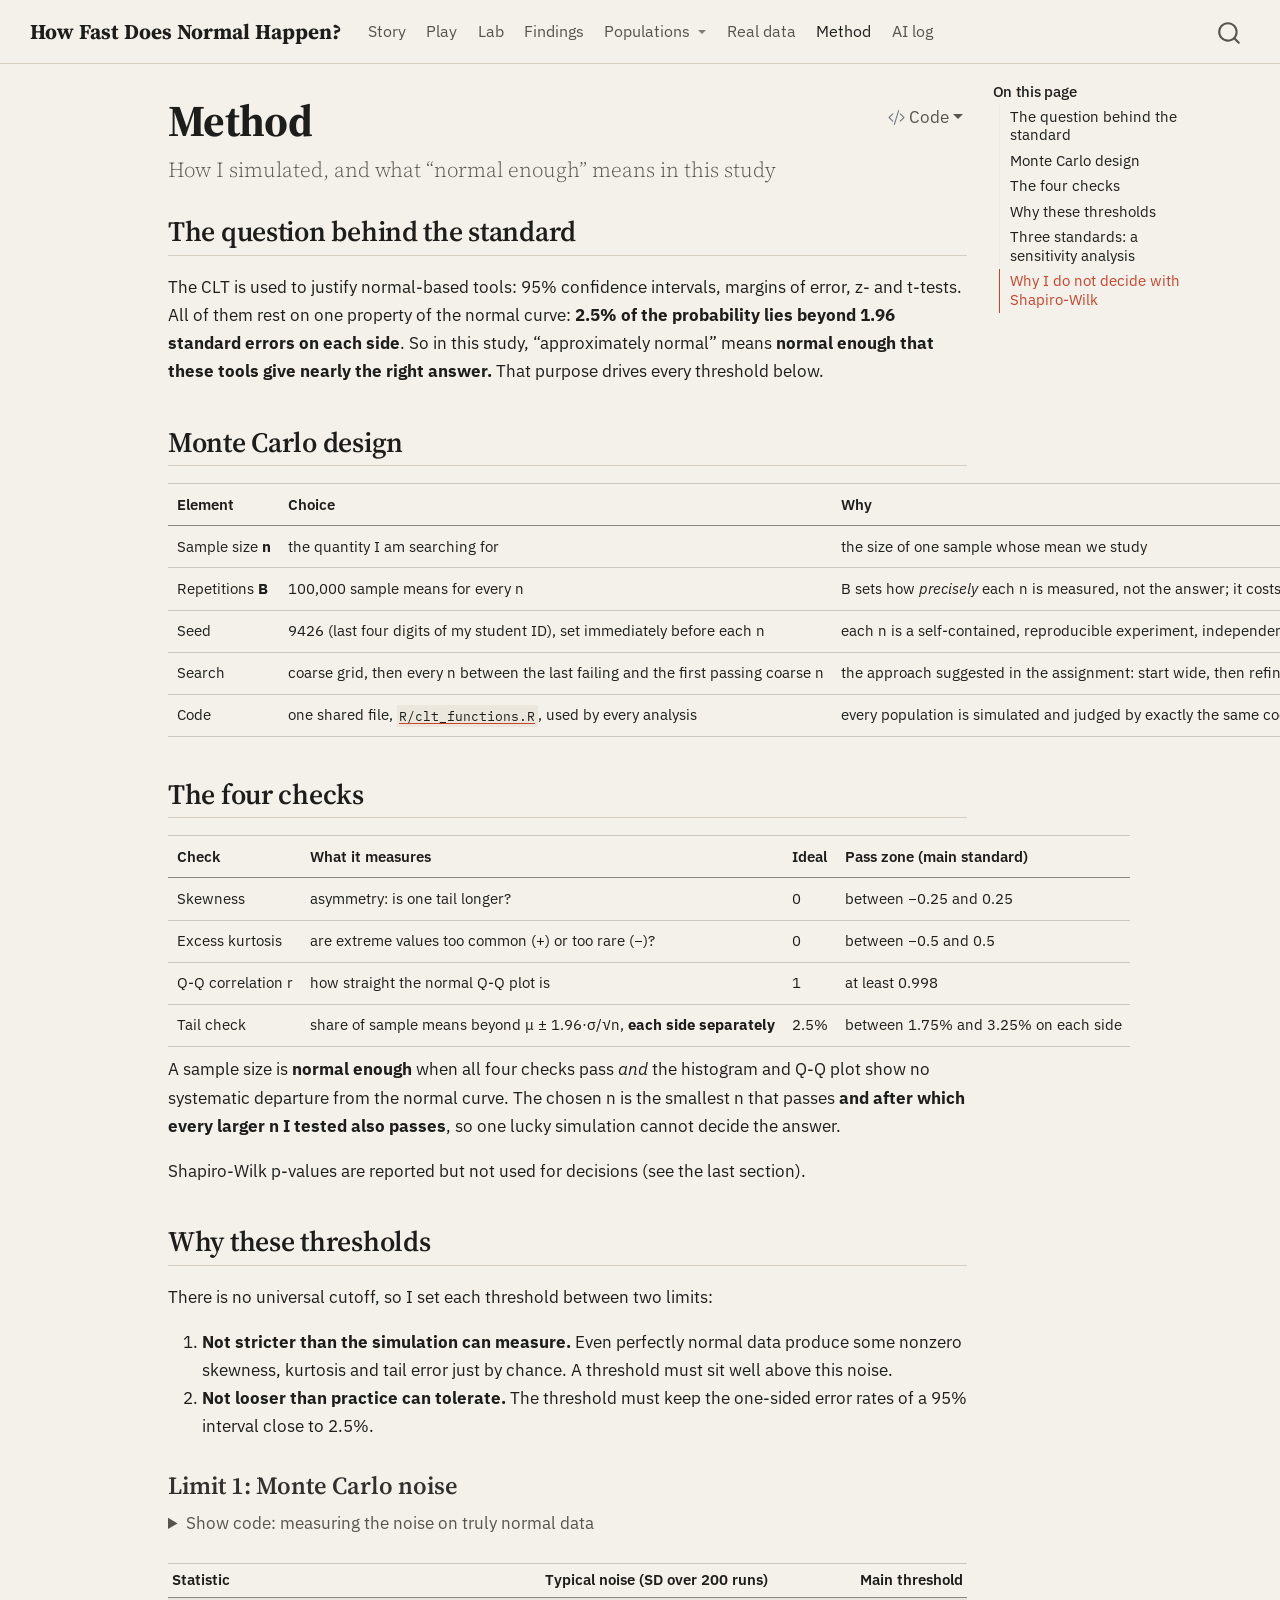
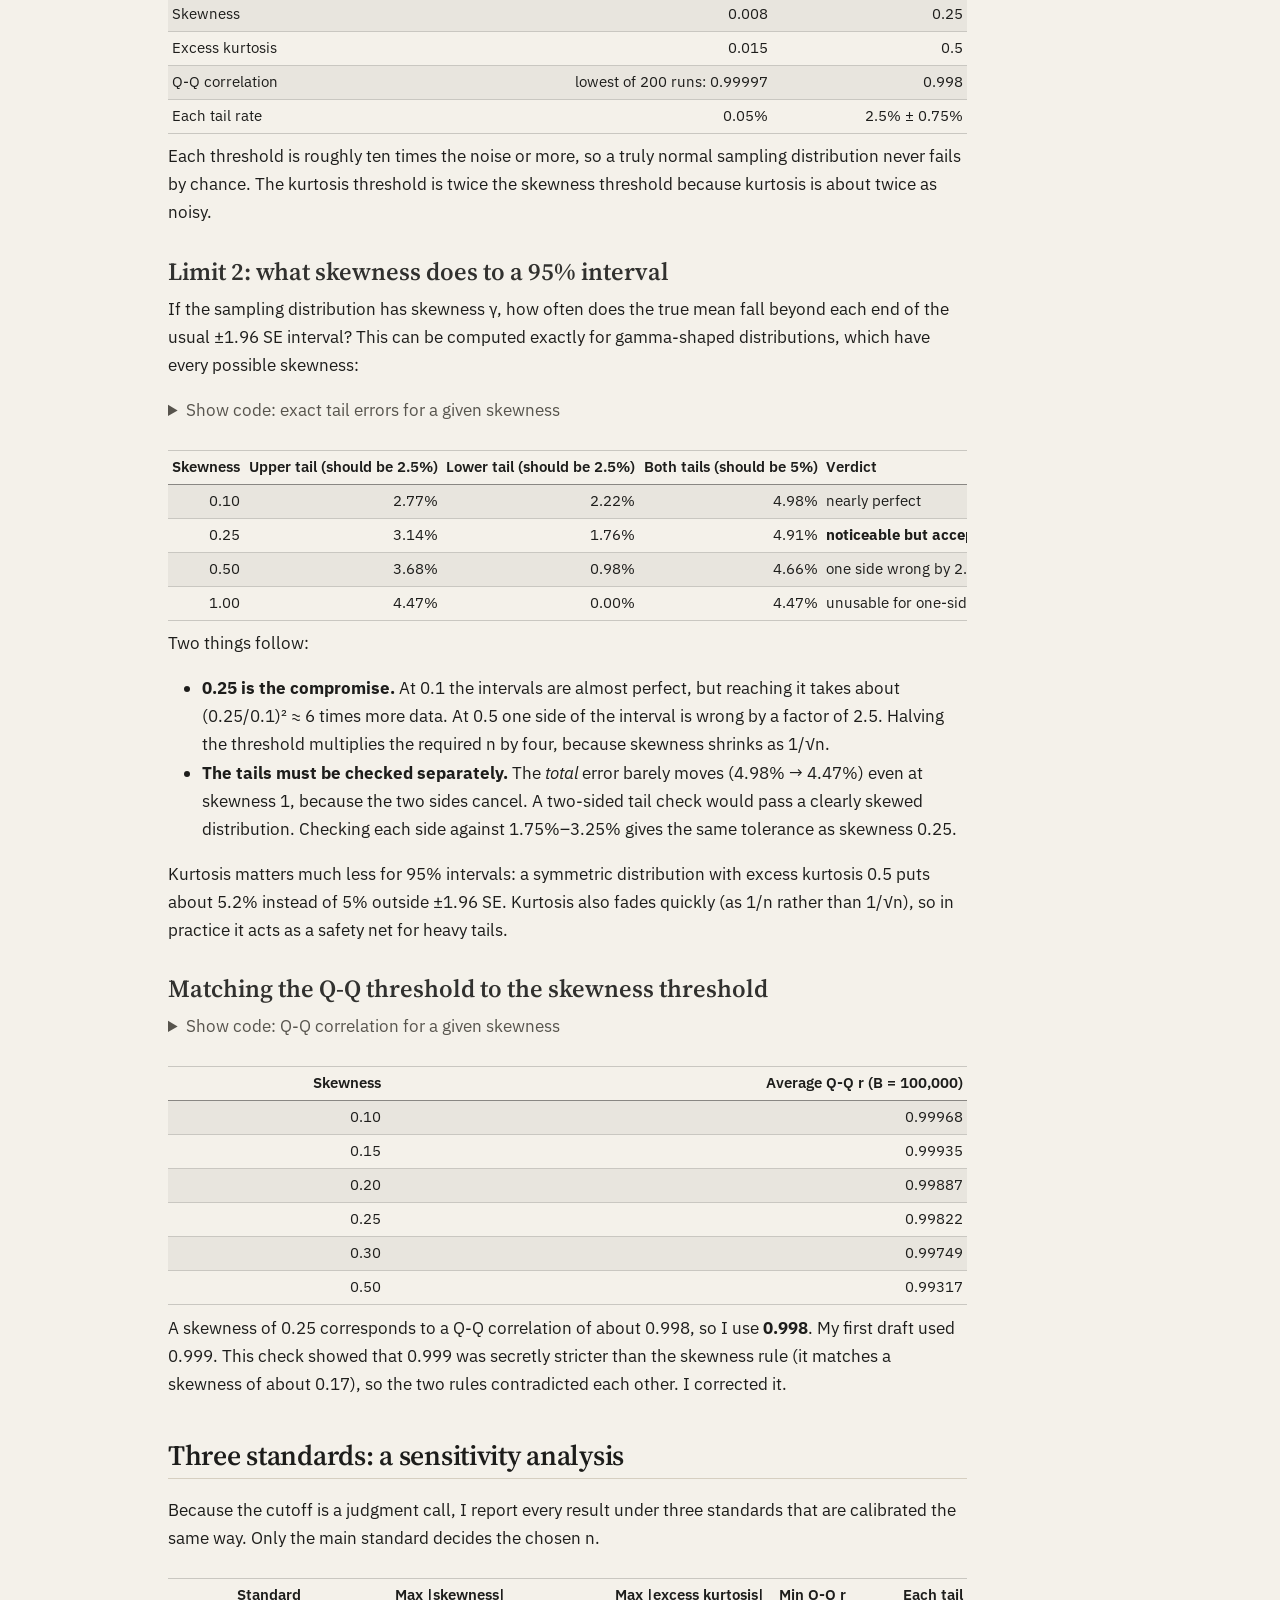
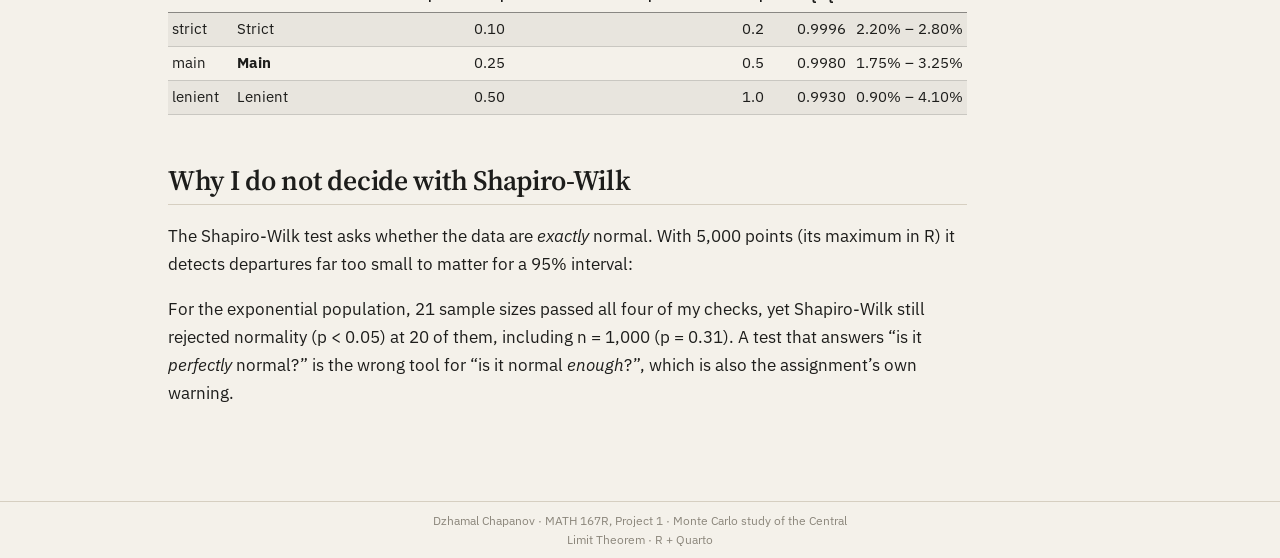
<file: docs/methods.html>
<!DOCTYPE html>
<html xmlns="http://www.w3.org/1999/xhtml" lang="en" xml:lang="en"><head>

<meta charset="utf-8">
<meta name="generator" content="quarto-1.10.18">

<meta name="viewport" content="width=device-width, initial-scale=1.0, user-scalable=yes">


<title>Method – How Fast Does Normal Happen?</title>
<style>
/* Default styles provided by pandoc.
** See https://pandoc.org/MANUAL.html#variables-for-html for config info.
*/
span.smallcaps{font-variant: small-caps;}
div.columns{display: flex; gap: 1.5em;}
div.column{flex: auto;}
@media screen {
div.columns{gap: min(4vw, 1.5em);}
div.column{overflow-x: auto;}
}
div.hanging-indent{margin-left: 1.5em; text-indent: -1.5em;}
ul.task-list{list-style: none;}
ul.task-list li input[type="checkbox"] {
  width: 0.8em;
  margin: 0 0.8em 0.2em -1em; /* quarto-specific, see https://github.com/quarto-dev/quarto-cli/issues/4556 */ 
  vertical-align: middle;
}
/* CSS for syntax highlighting */
html { -webkit-text-size-adjust: 100%; }
pre > code.sourceCode { white-space: pre; position: relative; }
pre > code.sourceCode > span { display: inline-block; line-height: 1.25; }
pre > code.sourceCode > span:empty { height: 1.2em; }
.sourceCode { overflow: visible; }
code.sourceCode > span { color: inherit; text-decoration: inherit; }
div.sourceCode { margin: 1em 0; }
pre.sourceCode { margin: 0; }
@media screen {
div.sourceCode { overflow: auto; }
}
@media print {
pre > code.sourceCode { white-space: pre-wrap; }
pre > code.sourceCode > span { text-indent: -5em; padding-left: 5em; }
}
pre.numberSource code
  { counter-reset: source-line 0; }
pre.numberSource code > span
  { position: relative; left: -4em; counter-increment: source-line; }
pre.numberSource code > span > a:first-child::before
  { content: counter(source-line);
    position: relative; left: -1em; text-align: right; vertical-align: baseline;
    border: none; display: inline-block;
    -webkit-touch-callout: none; -webkit-user-select: none;
    -khtml-user-select: none; -moz-user-select: none;
    -ms-user-select: none; user-select: none;
    padding: 0 4px; width: 4em;
  }
pre.numberSource { margin-left: 3em;  padding-left: 4px; }
div.sourceCode
  {   }
@media screen {
pre > code.sourceCode > span > a:first-child::before { text-decoration: underline; }
}
</style>


<script src="site_libs/quarto-nav/quarto-nav.js"></script>
<script src="site_libs/quarto-nav/headroom.min.js"></script>
<script src="site_libs/clipboard/clipboard.min.js"></script>
<script src="site_libs/quarto-search/autocomplete.umd.js"></script>
<script src="site_libs/quarto-search/fuse.min.js"></script>
<script src="site_libs/quarto-search/quarto-search.js"></script>
<meta name="quarto:offset" content="./">
<script src="site_libs/quarto-html/quarto.js" type="module"></script>
<script src="site_libs/quarto-html/tabsets/tabsets.js" type="module"></script>
<script src="site_libs/quarto-html/popper.min.js"></script>
<script src="site_libs/quarto-html/tippy.umd.min.js"></script>
<script src="site_libs/quarto-html/anchor.min.js"></script>
<link href="site_libs/quarto-html/tippy.css" rel="stylesheet">
<link href="site_libs/quarto-html/quarto-syntax-highlighting-176b1e44b272a30ec08500e73512b2cc.css" rel="stylesheet" id="quarto-text-highlighting-styles">
<script src="site_libs/bootstrap/bootstrap.min.js"></script>
<link href="site_libs/bootstrap/bootstrap-icons.css" rel="stylesheet">
<link href="site_libs/bootstrap/bootstrap-b65a9f5615e514d5d9b06dbfe6bda7e1.min.css" rel="stylesheet" append-hash="true" id="quarto-bootstrap" data-mode="light">
<script id="quarto-search-options" type="application/json">{
  "location": "navbar",
  "copy-button": false,
  "collapse-after": 3,
  "panel-placement": "end",
  "type": "overlay",
  "limit": 50,
  "keyboard-shortcut": [
    "f",
    "/",
    "s"
  ],
  "show-item-context": false,
  "language": {
    "search-no-results-text": "No results",
    "search-matching-documents-text": "matching documents",
    "search-copy-link-title": "Copy link to search",
    "search-hide-matches-text": "Hide additional matches",
    "search-more-match-text": "more match in this document",
    "search-more-matches-text": "more matches in this document",
    "search-clear-button-title": "Clear",
    "search-text-placeholder": "",
    "search-detached-cancel-button-title": "Cancel",
    "search-submit-button-title": "Submit",
    "search-label": "Search"
  }
}</script>
<style>html{ scroll-behavior: smooth; }</style>


</head>

<body class="nav-fixed quarto-light">

<div id="quarto-search-results"></div>
  <header id="quarto-header" class="headroom fixed-top">
    <nav class="navbar navbar-expand-lg " data-bs-theme="dark">
      <div class="navbar-container container-fluid">
      <div class="navbar-brand-container mx-auto">
    <a class="navbar-brand" href="./index.html">
    <span class="navbar-title">How Fast Does Normal Happen?</span>
    </a>
  </div>
            <div id="quarto-search" class="" title="Search"></div>
          <button class="navbar-toggler" type="button" data-bs-toggle="collapse" data-bs-target="#navbarCollapse" aria-controls="navbarCollapse" role="menu" aria-expanded="false" aria-label="Toggle navigation" onclick="if (window.quartoToggleHeadroom) { window.quartoToggleHeadroom(); }">
  <span class="navbar-toggler-icon"></span>
</button>
          <div class="collapse navbar-collapse" id="navbarCollapse">
            <ul class="navbar-nav navbar-nav-scroll me-auto">
  <li class="nav-item">
    <a class="nav-link" href="./index.html"> 
<span class="menu-text">Story</span></a>
  </li>  
  <li class="nav-item">
    <a class="nav-link" href="./play.html"> 
<span class="menu-text">Play</span></a>
  </li>  
  <li class="nav-item">
    <a class="nav-link" href="./simulator.html"> 
<span class="menu-text">Lab</span></a>
  </li>  
  <li class="nav-item">
    <a class="nav-link" href="./report.html"> 
<span class="menu-text">Findings</span></a>
  </li>  
  <li class="nav-item dropdown ">
    <a class="nav-link dropdown-toggle" href="#" id="nav-menu-populations" role="link" data-bs-toggle="dropdown" aria-expanded="false">
 <span class="menu-text">Populations</span>
    </a>
    <ul class="dropdown-menu" aria-labelledby="nav-menu-populations">    
        <li>
    <a class="dropdown-item" href="./analysis/01_normal.html">
 <span class="dropdown-text">1 · Normal</span></a>
  </li>  
        <li>
    <a class="dropdown-item" href="./analysis/02_die.html">
 <span class="dropdown-text">2 · Six-sided die</span></a>
  </li>  
        <li>
    <a class="dropdown-item" href="./analysis/03_exponential.html">
 <span class="dropdown-text">3 · Exponential</span></a>
  </li>  
        <li>
    <a class="dropdown-item" href="./analysis/04_binomial.html">
 <span class="dropdown-text">4 · Binomial (5, 0.1)</span></a>
  </li>  
        <li>
    <a class="dropdown-item" href="./analysis/05_cauchy.html">
 <span class="dropdown-text">5 · Cauchy</span></a>
  </li>  
    </ul>
  </li>
  <li class="nav-item">
    <a class="nav-link" href="./analysis/06_real_world_data.html"> 
<span class="menu-text">Real data</span></a>
  </li>  
  <li class="nav-item">
    <a class="nav-link active" href="./methods.html" aria-current="page"> 
<span class="menu-text">Method</span></a>
  </li>  
  <li class="nav-item">
    <a class="nav-link" href="./AI_prompts.html"> 
<span class="menu-text">AI log</span></a>
  </li>  
</ul>
          </div> <!-- /navcollapse -->
            <div class="quarto-navbar-tools">
</div>
      </div> <!-- /container-fluid -->
    </nav>
</header>
<!-- content -->
<div id="quarto-content" class="quarto-container page-columns page-rows-contents page-layout-article page-navbar">
<!-- sidebar -->
<!-- margin-sidebar -->
    <div id="quarto-margin-sidebar" class="sidebar margin-sidebar">
        <nav id="TOC" role="doc-toc" class="toc-active">
    <h2 id="toc-title">On this page</h2>
   
  <ul class="collapse">
  <li><a href="#the-question-behind-the-standard" id="toc-the-question-behind-the-standard" class="nav-link active" data-scroll-target="#the-question-behind-the-standard">The question behind the standard</a></li>
  <li><a href="#monte-carlo-design" id="toc-monte-carlo-design" class="nav-link" data-scroll-target="#monte-carlo-design">Monte Carlo design</a></li>
  <li><a href="#the-four-checks" id="toc-the-four-checks" class="nav-link" data-scroll-target="#the-four-checks">The four checks</a></li>
  <li><a href="#why-these-thresholds" id="toc-why-these-thresholds" class="nav-link" data-scroll-target="#why-these-thresholds">Why these thresholds</a></li>
  <li><a href="#three-standards-a-sensitivity-analysis" id="toc-three-standards-a-sensitivity-analysis" class="nav-link" data-scroll-target="#three-standards-a-sensitivity-analysis">Three standards: a sensitivity analysis</a></li>
  <li><a href="#why-i-do-not-decide-with-shapiro-wilk" id="toc-why-i-do-not-decide-with-shapiro-wilk" class="nav-link" data-scroll-target="#why-i-do-not-decide-with-shapiro-wilk">Why I do not decide with Shapiro-Wilk</a></li>
  </ul>
</nav>
    </div>
<!-- main -->
<main class="content" id="quarto-document-content">

<header id="title-block-header" class="quarto-title-block default">
<div class="quarto-title">
<div class="quarto-title-block"><div><h1 class="title">Method</h1><button type="button" class="btn code-tools-button dropdown-toggle" id="quarto-code-tools-menu" data-bs-toggle="dropdown" aria-expanded="false"><i class="bi"></i> Code</button><ul class="dropdown-menu dropdown-menu-end" aria-labelelledby="quarto-code-tools-menu"><li><a id="quarto-show-all-code" class="dropdown-item" href="javascript:void(0)" role="button">Show All Code</a></li><li><a id="quarto-hide-all-code" class="dropdown-item" href="javascript:void(0)" role="button">Hide All Code</a></li><li><hr class="dropdown-divider"></li><li><a id="quarto-view-source" class="dropdown-item" href="javascript:void(0)" role="button">View Source</a></li></ul></div></div>
<p class="subtitle lead">How I simulated, and what “normal enough” means in this study</p>
</div>



<div class="quarto-title-meta">

    
  
    
  </div>
  


</header>


<section id="the-question-behind-the-standard" class="level2">
<h2 class="anchored" data-anchor-id="the-question-behind-the-standard">The question behind the standard</h2>
<p>The CLT is used to justify normal-based tools: 95% confidence intervals, margins of error, z- and t-tests. All of them rest on one property of the normal curve: <strong>2.5% of the probability lies beyond 1.96 standard errors on each side</strong>. So in this study, “approximately normal” means <strong>normal enough that these tools give nearly the right answer.</strong> That purpose drives every threshold below.</p>
</section>
<section id="monte-carlo-design" class="level2">
<h2 class="anchored" data-anchor-id="monte-carlo-design">Monte Carlo design</h2>
<table class="caption-top table">
<thead>
<tr class="header">
<th>Element</th>
<th>Choice</th>
<th>Why</th>
</tr>
</thead>
<tbody>
<tr class="odd">
<td>Sample size <strong>n</strong></td>
<td>the quantity I am searching for</td>
<td>the size of one sample whose mean we study</td>
</tr>
<tr class="even">
<td>Repetitions <strong>B</strong></td>
<td>100,000 sample means for every n</td>
<td>B sets how <em>precisely</em> each n is measured, not the answer; it costs seconds of computing</td>
</tr>
<tr class="odd">
<td>Seed</td>
<td>9426 (last four digits of my student ID), set immediately before each n</td>
<td>each n is a self-contained, reproducible experiment, independent of which other n are tested</td>
</tr>
<tr class="even">
<td>Search</td>
<td>coarse grid, then every n between the last failing and the first passing coarse n</td>
<td>the approach suggested in the assignment: start wide, then refine near the threshold</td>
</tr>
<tr class="odd">
<td>Code</td>
<td>one shared file, <a href="https://github.com/JamV8/how-fast-does-normal-happen/blob/main/R/clt_functions.R"><code>R/clt_functions.R</code></a>, used by every analysis</td>
<td>every population is simulated and judged by exactly the same code</td>
</tr>
</tbody>
</table>
</section>
<section id="the-four-checks" class="level2">
<h2 class="anchored" data-anchor-id="the-four-checks">The four checks</h2>
<table class="caption-top table">
<colgroup>
<col style="width: 25%">
<col style="width: 25%">
<col style="width: 25%">
<col style="width: 25%">
</colgroup>
<thead>
<tr class="header">
<th>Check</th>
<th>What it measures</th>
<th>Ideal</th>
<th>Pass zone (main standard)</th>
</tr>
</thead>
<tbody>
<tr class="odd">
<td>Skewness</td>
<td>asymmetry: is one tail longer?</td>
<td>0</td>
<td>between −0.25 and 0.25</td>
</tr>
<tr class="even">
<td>Excess kurtosis</td>
<td>are extreme values too common (+) or too rare (−)?</td>
<td>0</td>
<td>between −0.5 and 0.5</td>
</tr>
<tr class="odd">
<td>Q-Q correlation r</td>
<td>how straight the normal Q-Q plot is</td>
<td>1</td>
<td>at least 0.998</td>
</tr>
<tr class="even">
<td>Tail check</td>
<td>share of sample means beyond μ ± 1.96·σ/√n, <strong>each side separately</strong></td>
<td>2.5%</td>
<td>between 1.75% and 3.25% on each side</td>
</tr>
</tbody>
</table>
<p>A sample size is <strong>normal enough</strong> when all four checks pass <em>and</em> the histogram and Q-Q plot show no systematic departure from the normal curve. The chosen n is the smallest n that passes <strong>and after which every larger n I tested also passes</strong>, so one lucky simulation cannot decide the answer.</p>
<p>Shapiro-Wilk p-values are reported but not used for decisions (see the last section).</p>
</section>
<section id="why-these-thresholds" class="level2">
<h2 class="anchored" data-anchor-id="why-these-thresholds">Why these thresholds</h2>
<p>There is no universal cutoff, so I set each threshold between two limits:</p>
<ol type="1">
<li><strong>Not stricter than the simulation can measure.</strong> Even perfectly normal data produce some nonzero skewness, kurtosis and tail error just by chance. A threshold must sit well above this noise.</li>
<li><strong>Not looser than practice can tolerate.</strong> The threshold must keep the one-sided error rates of a 95% interval close to 2.5%.</li>
</ol>
<section id="limit-1-monte-carlo-noise" class="level3">
<h3 class="anchored" data-anchor-id="limit-1-monte-carlo-noise">Limit 1: Monte Carlo noise</h3>
<div class="cell">
<details class="code-fold">
<summary>Show code: measuring the noise on truly normal data</summary>
<div class="code-copy-outer-scaffold"><div class="sourceCode cell-code" id="cb1"><pre class="sourceCode r code-with-copy"><code class="sourceCode r"><span id="cb1-1"><a href="#cb1-1" aria-hidden="true" tabindex="-1"></a><span class="fu">set.seed</span>(student_id)</span>
<span id="cb1-2"><a href="#cb1-2" aria-hidden="true" tabindex="-1"></a>noise <span class="ot">&lt;-</span> <span class="fu">replicate</span>(<span class="dv">200</span>, {</span>
<span id="cb1-3"><a href="#cb1-3" aria-hidden="true" tabindex="-1"></a>  m <span class="ot">&lt;-</span> <span class="fu">rnorm</span>(B)                       <span class="co"># B = 100,000 values that ARE normal</span></span>
<span id="cb1-4"><a href="#cb1-4" aria-hidden="true" tabindex="-1"></a>  <span class="fu">c</span>(<span class="fu">skew</span>(m), <span class="fu">kurt</span>(m), <span class="fu">qq_cor</span>(m), <span class="fu">mean</span>(m <span class="sc">&lt;</span> <span class="sc">-</span><span class="fl">1.96</span>), <span class="fu">mean</span>(m <span class="sc">&gt;</span> <span class="fl">1.96</span>))</span>
<span id="cb1-5"><a href="#cb1-5" aria-hidden="true" tabindex="-1"></a>})</span>
<span id="cb1-6"><a href="#cb1-6" aria-hidden="true" tabindex="-1"></a>knitr<span class="sc">::</span><span class="fu">kable</span>(<span class="fu">data.frame</span>(</span>
<span id="cb1-7"><a href="#cb1-7" aria-hidden="true" tabindex="-1"></a>  <span class="at">Statistic =</span> <span class="fu">c</span>(<span class="st">"Skewness"</span>, <span class="st">"Excess kurtosis"</span>, <span class="st">"Q-Q correlation"</span>, <span class="st">"Each tail rate"</span>),</span>
<span id="cb1-8"><a href="#cb1-8" aria-hidden="true" tabindex="-1"></a>  <span class="st">`</span><span class="at">Typical noise (SD over 200 runs)</span><span class="st">`</span> <span class="ot">=</span> <span class="fu">c</span>(<span class="fu">f3</span>(<span class="fu">sd</span>(noise[<span class="dv">1</span>, ])), <span class="fu">f3</span>(<span class="fu">sd</span>(noise[<span class="dv">2</span>, ])),</span>
<span id="cb1-9"><a href="#cb1-9" aria-hidden="true" tabindex="-1"></a>                                        <span class="fu">paste0</span>(<span class="st">"lowest of 200 runs: "</span>, <span class="fu">sprintf</span>(<span class="st">"%.5f"</span>, <span class="fu">min</span>(noise[<span class="dv">3</span>, ]))),</span>
<span id="cb1-10"><a href="#cb1-10" aria-hidden="true" tabindex="-1"></a>                                        <span class="fu">pct</span>(<span class="fu">sd</span>(<span class="fu">c</span>(noise[<span class="dv">4</span>, ], noise[<span class="dv">5</span>, ])), <span class="dv">2</span>)),</span>
<span id="cb1-11"><a href="#cb1-11" aria-hidden="true" tabindex="-1"></a>  <span class="st">`</span><span class="at">Main threshold</span><span class="st">`</span> <span class="ot">=</span> <span class="fu">c</span>(<span class="st">"0.25"</span>, <span class="st">"0.5"</span>, <span class="st">"0.998"</span>, <span class="st">"2.5% ± 0.75%"</span>),</span>
<span id="cb1-12"><a href="#cb1-12" aria-hidden="true" tabindex="-1"></a>  <span class="at">check.names =</span> <span class="cn">FALSE</span>), <span class="at">align =</span> <span class="st">"lrr"</span>)</span></code></pre></div><button title="Copy to Clipboard" class="code-copy-button"><i class="bi"></i></button></div>
</details>
<div class="cell-output-display">
<table class="caption-top table table-sm table-striped small">
<thead>
<tr class="header">
<th style="text-align: left;">Statistic</th>
<th style="text-align: right;">Typical noise (SD over 200 runs)</th>
<th style="text-align: right;">Main threshold</th>
</tr>
</thead>
<tbody>
<tr class="odd">
<td style="text-align: left;">Skewness</td>
<td style="text-align: right;">0.008</td>
<td style="text-align: right;">0.25</td>
</tr>
<tr class="even">
<td style="text-align: left;">Excess kurtosis</td>
<td style="text-align: right;">0.015</td>
<td style="text-align: right;">0.5</td>
</tr>
<tr class="odd">
<td style="text-align: left;">Q-Q correlation</td>
<td style="text-align: right;">lowest of 200 runs: 0.99997</td>
<td style="text-align: right;">0.998</td>
</tr>
<tr class="even">
<td style="text-align: left;">Each tail rate</td>
<td style="text-align: right;">0.05%</td>
<td style="text-align: right;">2.5% ± 0.75%</td>
</tr>
</tbody>
</table>
</div>
</div>
<p>Each threshold is roughly ten times the noise or more, so a truly normal sampling distribution never fails by chance. The kurtosis threshold is twice the skewness threshold because kurtosis is about twice as noisy.</p>
</section>
<section id="limit-2-what-skewness-does-to-a-95-interval" class="level3">
<h3 class="anchored" data-anchor-id="limit-2-what-skewness-does-to-a-95-interval">Limit 2: what skewness does to a 95% interval</h3>
<p>If the sampling distribution has skewness γ, how often does the true mean fall beyond each end of the usual ±1.96 SE interval? This can be computed exactly for gamma-shaped distributions, which have every possible skewness:</p>
<div class="cell">
<details class="code-fold">
<summary>Show code: exact tail errors for a given skewness</summary>
<div class="code-copy-outer-scaffold"><div class="sourceCode cell-code" id="cb2"><pre class="sourceCode r code-with-copy"><code class="sourceCode r"><span id="cb2-1"><a href="#cb2-1" aria-hidden="true" tabindex="-1"></a>tail_err <span class="ot">&lt;-</span> <span class="cf">function</span>(g) {</span>
<span id="cb2-2"><a href="#cb2-2" aria-hidden="true" tabindex="-1"></a>  k <span class="ot">&lt;-</span> (<span class="dv">2</span> <span class="sc">/</span> g)<span class="sc">^</span><span class="dv">2</span>                      <span class="co"># gamma shape with skewness g</span></span>
<span id="cb2-3"><a href="#cb2-3" aria-hidden="true" tabindex="-1"></a>  <span class="fu">c</span>(<span class="at">upper =</span> <span class="fu">pgamma</span>(k <span class="sc">+</span> <span class="fl">1.96</span> <span class="sc">*</span> <span class="fu">sqrt</span>(k), k, <span class="at">lower.tail =</span> <span class="cn">FALSE</span>),</span>
<span id="cb2-4"><a href="#cb2-4" aria-hidden="true" tabindex="-1"></a>    <span class="at">lower =</span> <span class="fu">pgamma</span>(k <span class="sc">-</span> <span class="fl">1.96</span> <span class="sc">*</span> <span class="fu">sqrt</span>(k), k))</span>
<span id="cb2-5"><a href="#cb2-5" aria-hidden="true" tabindex="-1"></a>}</span>
<span id="cb2-6"><a href="#cb2-6" aria-hidden="true" tabindex="-1"></a>gs <span class="ot">&lt;-</span> <span class="fu">c</span>(<span class="fl">0.10</span>, <span class="fl">0.25</span>, <span class="fl">0.50</span>, <span class="fl">1.00</span>)</span>
<span id="cb2-7"><a href="#cb2-7" aria-hidden="true" tabindex="-1"></a>te <span class="ot">&lt;-</span> <span class="fu">sapply</span>(gs, tail_err)</span>
<span id="cb2-8"><a href="#cb2-8" aria-hidden="true" tabindex="-1"></a>knitr<span class="sc">::</span><span class="fu">kable</span>(<span class="fu">data.frame</span>(</span>
<span id="cb2-9"><a href="#cb2-9" aria-hidden="true" tabindex="-1"></a>  <span class="at">Skewness =</span> <span class="fu">f2</span>(gs),</span>
<span id="cb2-10"><a href="#cb2-10" aria-hidden="true" tabindex="-1"></a>  <span class="st">`</span><span class="at">Upper tail (should be 2.5%)</span><span class="st">`</span> <span class="ot">=</span> <span class="fu">pct</span>(te[<span class="st">"upper"</span>, ], <span class="dv">2</span>),</span>
<span id="cb2-11"><a href="#cb2-11" aria-hidden="true" tabindex="-1"></a>  <span class="st">`</span><span class="at">Lower tail (should be 2.5%)</span><span class="st">`</span> <span class="ot">=</span> <span class="fu">pct</span>(te[<span class="st">"lower"</span>, ], <span class="dv">2</span>),</span>
<span id="cb2-12"><a href="#cb2-12" aria-hidden="true" tabindex="-1"></a>  <span class="st">`</span><span class="at">Both tails (should be 5%)</span><span class="st">`</span> <span class="ot">=</span> <span class="fu">pct</span>(<span class="fu">colSums</span>(te), <span class="dv">2</span>),</span>
<span id="cb2-13"><a href="#cb2-13" aria-hidden="true" tabindex="-1"></a>  <span class="at">Verdict =</span> <span class="fu">c</span>(<span class="st">"nearly perfect"</span>, <span class="st">"**noticeable but acceptable (my main standard)**"</span>,</span>
<span id="cb2-14"><a href="#cb2-14" aria-hidden="true" tabindex="-1"></a>              <span class="st">"one side wrong by 2.5x"</span>, <span class="st">"unusable for one-sided tests"</span>),</span>
<span id="cb2-15"><a href="#cb2-15" aria-hidden="true" tabindex="-1"></a>  <span class="at">check.names =</span> <span class="cn">FALSE</span>), <span class="at">align =</span> <span class="st">"rrrrl"</span>)</span></code></pre></div><button title="Copy to Clipboard" class="code-copy-button"><i class="bi"></i></button></div>
</details>
<div class="cell-output-display">
<table class="caption-top table table-sm table-striped small">
<colgroup>
<col style="width: 6%">
<col style="width: 20%">
<col style="width: 20%">
<col style="width: 18%">
<col style="width: 35%">
</colgroup>
<thead>
<tr class="header">
<th style="text-align: right;">Skewness</th>
<th style="text-align: right;">Upper tail (should be 2.5%)</th>
<th style="text-align: right;">Lower tail (should be 2.5%)</th>
<th style="text-align: right;">Both tails (should be 5%)</th>
<th style="text-align: left;">Verdict</th>
</tr>
</thead>
<tbody>
<tr class="odd">
<td style="text-align: right;">0.10</td>
<td style="text-align: right;">2.77%</td>
<td style="text-align: right;">2.22%</td>
<td style="text-align: right;">4.98%</td>
<td style="text-align: left;">nearly perfect</td>
</tr>
<tr class="even">
<td style="text-align: right;">0.25</td>
<td style="text-align: right;">3.14%</td>
<td style="text-align: right;">1.76%</td>
<td style="text-align: right;">4.91%</td>
<td style="text-align: left;"><strong>noticeable but acceptable (my main standard)</strong></td>
</tr>
<tr class="odd">
<td style="text-align: right;">0.50</td>
<td style="text-align: right;">3.68%</td>
<td style="text-align: right;">0.98%</td>
<td style="text-align: right;">4.66%</td>
<td style="text-align: left;">one side wrong by 2.5x</td>
</tr>
<tr class="even">
<td style="text-align: right;">1.00</td>
<td style="text-align: right;">4.47%</td>
<td style="text-align: right;">0.00%</td>
<td style="text-align: right;">4.47%</td>
<td style="text-align: left;">unusable for one-sided tests</td>
</tr>
</tbody>
</table>
</div>
</div>
<p>Two things follow:</p>
<ul>
<li><strong>0.25 is the compromise.</strong> At 0.1 the intervals are almost perfect, but reaching it takes about (0.25/0.1)² ≈ 6 times more data. At 0.5 one side of the interval is wrong by a factor of 2.5. Halving the threshold multiplies the required n by four, because skewness shrinks as 1/√n.</li>
<li><strong>The tails must be checked separately.</strong> The <em>total</em> error barely moves (4.98% → 4.47%) even at skewness 1, because the two sides cancel. A two-sided tail check would pass a clearly skewed distribution. Checking each side against 1.75%–3.25% gives the same tolerance as skewness 0.25.</li>
</ul>
<p>Kurtosis matters much less for 95% intervals: a symmetric distribution with excess kurtosis 0.5 puts about 5.2% instead of 5% outside ±1.96 SE. Kurtosis also fades quickly (as 1/n rather than 1/√n), so in practice it acts as a safety net for heavy tails.</p>
</section>
<section id="matching-the-q-q-threshold-to-the-skewness-threshold" class="level3">
<h3 class="anchored" data-anchor-id="matching-the-q-q-threshold-to-the-skewness-threshold">Matching the Q-Q threshold to the skewness threshold</h3>
<div class="cell">
<details class="code-fold">
<summary>Show code: Q-Q correlation for a given skewness</summary>
<div class="code-copy-outer-scaffold"><div class="sourceCode cell-code" id="cb3"><pre class="sourceCode r code-with-copy"><code class="sourceCode r"><span id="cb3-1"><a href="#cb3-1" aria-hidden="true" tabindex="-1"></a><span class="fu">set.seed</span>(student_id)</span>
<span id="cb3-2"><a href="#cb3-2" aria-hidden="true" tabindex="-1"></a>gs2 <span class="ot">&lt;-</span> <span class="fu">c</span>(<span class="fl">0.10</span>, <span class="fl">0.15</span>, <span class="fl">0.20</span>, <span class="fl">0.25</span>, <span class="fl">0.30</span>, <span class="fl">0.50</span>)</span>
<span id="cb3-3"><a href="#cb3-3" aria-hidden="true" tabindex="-1"></a>r_at <span class="ot">&lt;-</span> <span class="fu">sapply</span>(gs2, <span class="cf">function</span>(g) <span class="fu">mean</span>(<span class="fu">replicate</span>(<span class="dv">5</span>, <span class="fu">qq_cor</span>(<span class="fu">rgamma</span>(B, <span class="at">shape =</span> (<span class="dv">2</span> <span class="sc">/</span> g)<span class="sc">^</span><span class="dv">2</span>)))))</span>
<span id="cb3-4"><a href="#cb3-4" aria-hidden="true" tabindex="-1"></a>knitr<span class="sc">::</span><span class="fu">kable</span>(<span class="fu">data.frame</span>(<span class="at">Skewness =</span> <span class="fu">f2</span>(gs2), <span class="st">`</span><span class="at">Average Q-Q r (B = 100,000)</span><span class="st">`</span> <span class="ot">=</span> <span class="fu">sprintf</span>(<span class="st">"%.5f"</span>, r_at),</span>
<span id="cb3-5"><a href="#cb3-5" aria-hidden="true" tabindex="-1"></a>                        <span class="at">check.names =</span> <span class="cn">FALSE</span>), <span class="at">align =</span> <span class="st">"rr"</span>)</span></code></pre></div><button title="Copy to Clipboard" class="code-copy-button"><i class="bi"></i></button></div>
</details>
<div class="cell-output-display">
<table class="caption-top table table-sm table-striped small">
<thead>
<tr class="header">
<th style="text-align: right;">Skewness</th>
<th style="text-align: right;">Average Q-Q r (B = 100,000)</th>
</tr>
</thead>
<tbody>
<tr class="odd">
<td style="text-align: right;">0.10</td>
<td style="text-align: right;">0.99968</td>
</tr>
<tr class="even">
<td style="text-align: right;">0.15</td>
<td style="text-align: right;">0.99935</td>
</tr>
<tr class="odd">
<td style="text-align: right;">0.20</td>
<td style="text-align: right;">0.99887</td>
</tr>
<tr class="even">
<td style="text-align: right;">0.25</td>
<td style="text-align: right;">0.99822</td>
</tr>
<tr class="odd">
<td style="text-align: right;">0.30</td>
<td style="text-align: right;">0.99749</td>
</tr>
<tr class="even">
<td style="text-align: right;">0.50</td>
<td style="text-align: right;">0.99317</td>
</tr>
</tbody>
</table>
</div>
</div>
<p>A skewness of 0.25 corresponds to a Q-Q correlation of about 0.998, so I use <strong>0.998</strong>. My first draft used 0.999. This check showed that 0.999 was secretly stricter than the skewness rule (it matches a skewness of about 0.17), so the two rules contradicted each other. I corrected it.</p>
</section>
</section>
<section id="three-standards-a-sensitivity-analysis" class="level2">
<h2 class="anchored" data-anchor-id="three-standards-a-sensitivity-analysis">Three standards: a sensitivity analysis</h2>
<p>Because the cutoff is a judgment call, I report every result under three standards that are calibrated the same way. Only the main standard decides the chosen n.</p>
<div class="cell">
<div class="cell-output-display">
<table class="caption-top table table-sm table-striped small">
<colgroup>
<col style="width: 8%">
<col style="width: 9%">
<col style="width: 25%">
<col style="width: 32%">
<col style="width: 10%">
<col style="width: 14%">
</colgroup>
<thead>
<tr class="header">
<th style="text-align: left;"></th>
<th style="text-align: left;">Standard</th>
<th style="text-align: right;">Max |skewness|</th>
<th style="text-align: right;">Max |excess kurtosis|</th>
<th style="text-align: right;">Min Q-Q r</th>
<th style="text-align: right;">Each tail</th>
</tr>
</thead>
<tbody>
<tr class="odd">
<td style="text-align: left;">strict</td>
<td style="text-align: left;">Strict</td>
<td style="text-align: right;">0.10</td>
<td style="text-align: right;">0.2</td>
<td style="text-align: right;">0.9996</td>
<td style="text-align: right;">2.20% – 2.80%</td>
</tr>
<tr class="even">
<td style="text-align: left;">main</td>
<td style="text-align: left;"><strong>Main</strong></td>
<td style="text-align: right;">0.25</td>
<td style="text-align: right;">0.5</td>
<td style="text-align: right;">0.9980</td>
<td style="text-align: right;">1.75% – 3.25%</td>
</tr>
<tr class="odd">
<td style="text-align: left;">lenient</td>
<td style="text-align: left;">Lenient</td>
<td style="text-align: right;">0.50</td>
<td style="text-align: right;">1.0</td>
<td style="text-align: right;">0.9930</td>
<td style="text-align: right;">0.90% – 4.10%</td>
</tr>
</tbody>
</table>
</div>
</div>
</section>
<section id="why-i-do-not-decide-with-shapiro-wilk" class="level2">
<h2 class="anchored" data-anchor-id="why-i-do-not-decide-with-shapiro-wilk">Why I do not decide with Shapiro-Wilk</h2>
<p>The Shapiro-Wilk test asks whether the data are <em>exactly</em> normal. With 5,000 points (its maximum in R) it detects departures far too small to matter for a 95% interval:</p>
<p>For the exponential population, 21 sample sizes passed all four of my checks, yet Shapiro-Wilk still rejected normality (p &lt; 0.05) at 20 of them, including n = 1,000 (p = 0.31). A test that answers “is it <em>perfectly</em> normal?” is the wrong tool for “is it normal <em>enough</em>?”, which is also the assignment’s own warning.</p>


<!-- -->

</section>

<a onclick="window.scrollTo(0, 0); return false;" role="button" id="quarto-back-to-top"><i class="bi bi-arrow-up"></i> Back to top</a></main> <!-- /main -->
<script id="quarto-html-after-body" type="application/javascript">
  window.document.addEventListener("DOMContentLoaded", function (event) {
    const icon = "";
    const anchorJS = new window.AnchorJS();
    anchorJS.options = {
      placement: 'right',
      icon: icon
    };
    anchorJS.add('.anchored');
    const isCodeAnnotation = (el) => {
      for (const clz of el.classList) {
        if (clz.startsWith('code-annotation-')) {                     
          return true;
        }
      }
      return false;
    }
    const onCopySuccess = function(e) {
      // button target
      const button = e.trigger;
      // don't keep focus
      button.blur();
      // flash "checked"
      button.classList.add('code-copy-button-checked');
      var currentTitle = button.getAttribute("title");
      button.setAttribute("title", "Copied!");
      let tooltip;
      if (window.bootstrap) {
        button.setAttribute("data-bs-toggle", "tooltip");
        button.setAttribute("data-bs-placement", "left");
        button.setAttribute("data-bs-title", "Copied!");
        tooltip = new bootstrap.Tooltip(button, 
          { trigger: "manual", 
            customClass: "code-copy-button-tooltip",
            offset: [0, -8]});
        tooltip.show();    
      }
      setTimeout(function() {
        if (tooltip) {
          tooltip.hide();
          button.removeAttribute("data-bs-title");
          button.removeAttribute("data-bs-toggle");
          button.removeAttribute("data-bs-placement");
        }
        button.setAttribute("title", currentTitle);
        button.classList.remove('code-copy-button-checked');
      }, 1000);
      // clear code selection
      e.clearSelection();
    }
    const getTextToCopy = function(trigger) {
      const outerScaffold = trigger.parentElement.cloneNode(true);
      const codeEl = outerScaffold.querySelector('code');
      for (const childEl of codeEl.children) {
        if (isCodeAnnotation(childEl)) {
          childEl.remove();
        }
      }
      return codeEl.innerText;
    }
    const clipboard = new window.ClipboardJS('.code-copy-button:not([data-in-quarto-modal])', {
      text: getTextToCopy
    });
    clipboard.on('success', onCopySuccess);
    if (window.document.getElementById('quarto-embedded-source-code-modal')) {
      const clipboardModal = new window.ClipboardJS('.code-copy-button[data-in-quarto-modal]', {
        text: getTextToCopy,
        container: window.document.getElementById('quarto-embedded-source-code-modal')
      });
      clipboardModal.on('success', onCopySuccess);
    }
    const viewSource = window.document.getElementById('quarto-view-source') ||
                       window.document.getElementById('quarto-code-tools-source');
    if (viewSource) {
      const sourceUrl = viewSource.getAttribute("data-quarto-source-url");
      viewSource.addEventListener("click", function(e) {
        if (sourceUrl) {
          // rstudio viewer pane
          if (/\bcapabilities=\b/.test(window.location)) {
            window.open(sourceUrl);
          } else {
            window.location.href = sourceUrl;
          }
        } else {
          const modal = new bootstrap.Modal(document.getElementById('quarto-embedded-source-code-modal'));
          modal.show();
        }
        return false;
      });
    }
    function toggleCodeHandler(show) {
      return function(e) {
        const cellDetails = window.document.querySelectorAll(".cell details.code-fold");
        for (let i=0; i<cellDetails.length; i++) {
          const details = cellDetails[i];
          if (show) {
            details.open = true;
          } else {
            details.removeAttribute("open");
          }
        }
        const cellCodeDivs = window.document.querySelectorAll(".cell div.sourceCode.cell-code");
        const fromCls = show ? "hidden" : "unhidden";
        const toCls = show ? "unhidden" : "hidden";
        for (let i=0; i<cellCodeDivs.length; i++) {
          const codeDiv = cellCodeDivs[i];
          if (codeDiv.classList.contains(fromCls)) {
            codeDiv.classList.remove(fromCls);
            codeDiv.classList.add(toCls);
          } 
        }
        return false;
      }
    }
    const hideAllCode = window.document.getElementById("quarto-hide-all-code");
    if (hideAllCode) {
      hideAllCode.addEventListener("click", toggleCodeHandler(false));
    }
    const showAllCode = window.document.getElementById("quarto-show-all-code");
    if (showAllCode) {
      showAllCode.addEventListener("click", toggleCodeHandler(true));
    }
      var localhostRegex = new RegExp(/^(?:http|https):\/\/localhost\:?[0-9]*\//);
      var mailtoRegex = new RegExp(/^mailto:/);
        var filterRegex = new RegExp("https:\/\/jamv8\.github\.io\/how-fast-does-normal-happen\/");
      var isInternal = (href) => {
          return filterRegex.test(href) || localhostRegex.test(href) || mailtoRegex.test(href);
      }
      // Inspect non-navigation links and adorn them if external
     var links = window.document.querySelectorAll('a[href]:not(.nav-link):not(.navbar-brand):not(.toc-action):not(.sidebar-link):not(.sidebar-item-toggle):not(.pagination-link):not(.no-external):not([aria-hidden]):not(.dropdown-item):not(.quarto-navigation-tool):not(.about-link)');
      for (var i=0; i<links.length; i++) {
        const link = links[i];
        if (!isInternal(link.href)) {
          // undo the damage that might have been done by quarto-nav.js in the case of
          // links that we want to consider external
          if (link.dataset.originalHref !== undefined) {
            link.href = link.dataset.originalHref;
          }
            // target, if specified
            link.setAttribute("target", "_blank");
            if (link.getAttribute("rel") === null) {
              link.setAttribute("rel", "noopener");
            }
        }
      }
    function tippyHover(el, contentFn, onTriggerFn, onUntriggerFn) {
      const config = {
        allowHTML: true,
        maxWidth: 500,
        delay: 100,
        arrow: false,
        appendTo: function(el) {
            return el.parentElement;
        },
        interactive: true,
        interactiveBorder: 10,
        theme: 'quarto',
        placement: 'bottom-start',
      };
      if (contentFn) {
        config.content = contentFn;
      }
      if (onTriggerFn) {
        config.onTrigger = onTriggerFn;
      }
      if (onUntriggerFn) {
        config.onUntrigger = onUntriggerFn;
      }
      window.tippy(el, config); 
    }
    const noterefs = window.document.querySelectorAll('a[role="doc-noteref"]');
    for (var i=0; i<noterefs.length; i++) {
      const ref = noterefs[i];
      tippyHover(ref, function() {
        // use id or data attribute instead here
        let href = ref.getAttribute('data-footnote-href') || ref.getAttribute('href');
        try { href = new URL(href).hash; } catch {}
        const id = href.replace(/^#\/?/, "");
        const note = window.document.getElementById(id);
        if (note) {
          return note.innerHTML;
        } else {
          return "";
        }
      });
    }
    const xrefs = window.document.querySelectorAll('a.quarto-xref');
    const processXRef = (id, note) => {
      // Strip column container classes
      const stripColumnClz = (el) => {
        el.classList.remove("page-full", "page-columns");
        if (el.children) {
          for (const child of el.children) {
            stripColumnClz(child);
          }
        }
      }
      stripColumnClz(note)
      if (id === null || id.startsWith('sec-')) {
        // Special case sections, only their first couple elements
        const container = document.createElement("div");
        if (note.children && note.children.length > 2) {
          container.appendChild(note.children[0].cloneNode(true));
          for (let i = 1; i < note.children.length; i++) {
            const child = note.children[i];
            if (child.tagName === "P" && child.innerText === "") {
              continue;
            } else {
              container.appendChild(child.cloneNode(true));
              break;
            }
          }
          if (window.Quarto?.typesetMath) {
            window.Quarto.typesetMath(container);
          }
          return container.innerHTML
        } else {
          if (window.Quarto?.typesetMath) {
            window.Quarto.typesetMath(note);
          }
          return note.innerHTML;
        }
      } else {
        // Remove any anchor links if they are present
        const anchorLink = note.querySelector('a.anchorjs-link');
        if (anchorLink) {
          anchorLink.remove();
        }
        if (window.Quarto?.typesetMath) {
          window.Quarto.typesetMath(note);
        }
        if (note.classList.contains("callout")) {
          return note.outerHTML;
        } else {
          return note.innerHTML;
        }
      }
    }
    for (var i=0; i<xrefs.length; i++) {
      const xref = xrefs[i];
      tippyHover(xref, undefined, function(instance) {
        instance.disable();
        let url = xref.getAttribute('href');
        let hash = undefined; 
        if (url.startsWith('#')) {
          hash = url;
        } else {
          try { hash = new URL(url).hash; } catch {}
        }
        if (hash) {
          const id = hash.replace(/^#\/?/, "");
          const note = window.document.getElementById(id);
          if (note !== null) {
            try {
              const html = processXRef(id, note.cloneNode(true));
              instance.setContent(html);
            } finally {
              instance.enable();
              instance.show();
            }
          } else {
            // See if we can fetch this
            fetch(url.split('#')[0])
            .then(res => res.text())
            .then(html => {
              const parser = new DOMParser();
              const htmlDoc = parser.parseFromString(html, "text/html");
              const note = htmlDoc.getElementById(id);
              if (note !== null) {
                const html = processXRef(id, note);
                instance.setContent(html);
              } 
            }).finally(() => {
              instance.enable();
              instance.show();
            });
          }
        } else {
          // See if we can fetch a full url (with no hash to target)
          // This is a special case and we should probably do some content thinning / targeting
          fetch(url)
          .then(res => res.text())
          .then(html => {
            const parser = new DOMParser();
            const htmlDoc = parser.parseFromString(html, "text/html");
            const note = htmlDoc.querySelector('main.content');
            if (note !== null) {
              // This should only happen for chapter cross references
              // (since there is no id in the URL)
              // remove the first header
              if (note.children.length > 0 && note.children[0].tagName === "HEADER") {
                note.children[0].remove();
              }
              const html = processXRef(null, note);
              instance.setContent(html);
            } 
          }).finally(() => {
            instance.enable();
            instance.show();
          });
        }
      }, function(instance) {
      });
    }
        let selectedAnnoteEl;
        const selectorForAnnotation = ( cell, annotation) => {
          let cellAttr = 'data-code-cell="' + cell + '"';
          let lineAttr = 'data-code-annotation="' +  annotation + '"';
          const selector = 'span[' + cellAttr + '][' + lineAttr + ']';
          return selector;
        }
        const selectCodeLines = (annoteEl) => {
          const doc = window.document;
          const targetCell = annoteEl.getAttribute("data-target-cell");
          const targetAnnotation = annoteEl.getAttribute("data-target-annotation");
          const annoteSpan = window.document.querySelector(selectorForAnnotation(targetCell, targetAnnotation));
          const lines = annoteSpan.getAttribute("data-code-lines").split(",");
          const lineIds = lines.map((line) => {
            return targetCell + "-" + line;
          })
          let top = null;
          let height = null;
          let parent = null;
          if (lineIds.length > 0) {
              //compute the position of the single el (top and bottom and make a div)
              const el = window.document.getElementById(lineIds[0]);
              top = el.offsetTop;
              height = el.offsetHeight;
              parent = el.parentElement.parentElement;
            if (lineIds.length > 1) {
              const lastEl = window.document.getElementById(lineIds[lineIds.length - 1]);
              const bottom = lastEl.offsetTop + lastEl.offsetHeight;
              height = bottom - top;
            }
            if (top !== null && height !== null && parent !== null) {
              // cook up a div (if necessary) and position it 
              let div = window.document.getElementById("code-annotation-line-highlight");
              if (div === null) {
                div = window.document.createElement("div");
                div.setAttribute("id", "code-annotation-line-highlight");
                div.style.position = 'absolute';
                parent.appendChild(div);
              }
              div.style.top = top - 2 + "px";
              div.style.height = height + 4 + "px";
              div.style.left = 0;
              let gutterDiv = window.document.getElementById("code-annotation-line-highlight-gutter");
              if (gutterDiv === null) {
                gutterDiv = window.document.createElement("div");
                gutterDiv.setAttribute("id", "code-annotation-line-highlight-gutter");
                gutterDiv.style.position = 'absolute';
                const codeCell = window.document.getElementById(targetCell);
                const gutter = codeCell.querySelector('.code-annotation-gutter');
                gutter.appendChild(gutterDiv);
              }
              gutterDiv.style.top = top - 2 + "px";
              gutterDiv.style.height = height + 4 + "px";
            }
            selectedAnnoteEl = annoteEl;
          }
        };
        const unselectCodeLines = () => {
          const elementsIds = ["code-annotation-line-highlight", "code-annotation-line-highlight-gutter"];
          elementsIds.forEach((elId) => {
            const div = window.document.getElementById(elId);
            if (div) {
              div.remove();
            }
          });
          selectedAnnoteEl = undefined;
        };
          // Handle positioning of the toggle
      window.addEventListener(
        "resize",
        throttle(() => {
          elRect = undefined;
          if (selectedAnnoteEl) {
            selectCodeLines(selectedAnnoteEl);
          }
        }, 10)
      );
      function throttle(fn, ms) {
      let throttle = false;
      let timer;
        return (...args) => {
          if(!throttle) { // first call gets through
              fn.apply(this, args);
              throttle = true;
          } else { // all the others get throttled
              if(timer) clearTimeout(timer); // cancel #2
              timer = setTimeout(() => {
                fn.apply(this, args);
                timer = throttle = false;
              }, ms);
          }
        };
      }
        // Attach click handler to the DT
        const annoteDls = window.document.querySelectorAll('dt[data-target-cell]');
        for (const annoteDlNode of annoteDls) {
          annoteDlNode.addEventListener('click', (event) => {
            const clickedEl = event.target;
            if (clickedEl !== selectedAnnoteEl) {
              unselectCodeLines();
              const activeEl = window.document.querySelector('dt[data-target-cell].code-annotation-active');
              if (activeEl) {
                activeEl.classList.remove('code-annotation-active');
              }
              selectCodeLines(clickedEl);
              clickedEl.classList.add('code-annotation-active');
            } else {
              // Unselect the line
              unselectCodeLines();
              clickedEl.classList.remove('code-annotation-active');
            }
          });
        }
    const findCites = (el) => {
      const parentEl = el.parentElement;
      if (parentEl) {
        const cites = parentEl.dataset.cites;
        if (cites) {
          return {
            el,
            cites: cites.split(' ')
          };
        } else {
          return findCites(el.parentElement)
        }
      } else {
        return undefined;
      }
    };
    var bibliorefs = window.document.querySelectorAll('a[role="doc-biblioref"]');
    for (var i=0; i<bibliorefs.length; i++) {
      const ref = bibliorefs[i];
      const citeInfo = findCites(ref);
      if (citeInfo) {
        tippyHover(citeInfo.el, function() {
          var popup = window.document.createElement('div');
          citeInfo.cites.forEach(function(cite) {
            var citeDiv = window.document.createElement('div');
            citeDiv.classList.add('hanging-indent');
            citeDiv.classList.add('csl-entry');
            var biblioDiv = window.document.getElementById('ref-' + cite);
            if (biblioDiv) {
              citeDiv.innerHTML = biblioDiv.innerHTML;
            }
            popup.appendChild(citeDiv);
          });
          return popup.innerHTML;
        });
      }
    }
  });
  </script><div class="modal fade" id="quarto-embedded-source-code-modal" tabindex="-1" aria-labelledby="quarto-embedded-source-code-modal-label" aria-hidden="true"><div class="modal-dialog modal-dialog-scrollable"><div class="modal-content"><div class="modal-header"><h5 class="modal-title" id="quarto-embedded-source-code-modal-label">Source Code</h5><button class="btn-close" data-bs-dismiss="modal"></button></div><div class="modal-body"><div class="">
<div class="code-copy-outer-scaffold"><div class="sourceCode" id="cb4" data-shortcodes="false"><pre class="sourceCode markdown code-with-copy"><code class="sourceCode markdown"><span id="cb4-1"><a href="#cb4-1" aria-hidden="true" tabindex="-1"></a><span class="co">---</span></span>
<span id="cb4-2"><a href="#cb4-2" aria-hidden="true" tabindex="-1"></a><span class="an">title:</span><span class="co"> "Method"</span></span>
<span id="cb4-3"><a href="#cb4-3" aria-hidden="true" tabindex="-1"></a><span class="an">subtitle:</span><span class="co"> "How I simulated, and what “normal enough” means in this study"</span></span>
<span id="cb4-4"><a href="#cb4-4" aria-hidden="true" tabindex="-1"></a><span class="co">---</span></span>
<span id="cb4-5"><a href="#cb4-5" aria-hidden="true" tabindex="-1"></a></span>
<span id="cb4-8"><a href="#cb4-8" aria-hidden="true" tabindex="-1"></a><span class="in">```{r}</span></span>
<span id="cb4-9"><a href="#cb4-9" aria-hidden="true" tabindex="-1"></a><span class="co">#| label: setup</span></span>
<span id="cb4-10"><a href="#cb4-10" aria-hidden="true" tabindex="-1"></a><span class="co">#| include: false</span></span>
<span id="cb4-11"><a href="#cb4-11" aria-hidden="true" tabindex="-1"></a><span class="fu">source</span>(<span class="st">"R/clt_functions.R"</span>)</span>
<span id="cb4-12"><a href="#cb4-12" aria-hidden="true" tabindex="-1"></a><span class="in">```</span></span>
<span id="cb4-13"><a href="#cb4-13" aria-hidden="true" tabindex="-1"></a></span>
<span id="cb4-14"><a href="#cb4-14" aria-hidden="true" tabindex="-1"></a><span class="fu">## The question behind the standard</span></span>
<span id="cb4-15"><a href="#cb4-15" aria-hidden="true" tabindex="-1"></a></span>
<span id="cb4-16"><a href="#cb4-16" aria-hidden="true" tabindex="-1"></a>The CLT is used to justify normal-based tools: 95% confidence intervals, margins of error, z- and t-tests.</span>
<span id="cb4-17"><a href="#cb4-17" aria-hidden="true" tabindex="-1"></a>All of them rest on one property of the normal curve: **2.5% of the probability lies beyond 1.96 standard</span>
<span id="cb4-18"><a href="#cb4-18" aria-hidden="true" tabindex="-1"></a>errors on each side**. So in this study, "approximately normal" means **normal enough that these tools</span>
<span id="cb4-19"><a href="#cb4-19" aria-hidden="true" tabindex="-1"></a>give nearly the right answer.** That purpose drives every threshold below.</span>
<span id="cb4-20"><a href="#cb4-20" aria-hidden="true" tabindex="-1"></a></span>
<span id="cb4-21"><a href="#cb4-21" aria-hidden="true" tabindex="-1"></a><span class="fu">## Monte Carlo design</span></span>
<span id="cb4-22"><a href="#cb4-22" aria-hidden="true" tabindex="-1"></a></span>
<span id="cb4-23"><a href="#cb4-23" aria-hidden="true" tabindex="-1"></a><span class="pp">|</span> Element <span class="pp">|</span> Choice <span class="pp">|</span> Why <span class="pp">|</span></span>
<span id="cb4-24"><a href="#cb4-24" aria-hidden="true" tabindex="-1"></a><span class="pp">|---|---|---|</span></span>
<span id="cb4-25"><a href="#cb4-25" aria-hidden="true" tabindex="-1"></a><span class="pp">|</span> Sample size **n** <span class="pp">|</span> the quantity I am searching for <span class="pp">|</span> the size of one sample whose mean we study <span class="pp">|</span></span>
<span id="cb4-26"><a href="#cb4-26" aria-hidden="true" tabindex="-1"></a><span class="pp">|</span> Repetitions **B** <span class="pp">|</span> 100,000 sample means for every n <span class="pp">|</span> B sets how *precisely* each n is measured, not the answer; it costs seconds of computing <span class="pp">|</span></span>
<span id="cb4-27"><a href="#cb4-27" aria-hidden="true" tabindex="-1"></a><span class="pp">|</span> Seed <span class="pp">|</span> <span class="in">`r student_id`</span> (last four digits of my student ID), set immediately before each n <span class="pp">|</span> each n is a self-contained, reproducible experiment, independent of which other n are tested <span class="pp">|</span></span>
<span id="cb4-28"><a href="#cb4-28" aria-hidden="true" tabindex="-1"></a><span class="pp">|</span> Search <span class="pp">|</span> coarse grid, then every n between the last failing and the first passing coarse n <span class="pp">|</span> the approach suggested in the assignment: start wide, then refine near the threshold <span class="pp">|</span></span>
<span id="cb4-29"><a href="#cb4-29" aria-hidden="true" tabindex="-1"></a><span class="pp">|</span> Code <span class="pp">|</span> one shared file, <span class="co">[</span><span class="ot">`R/clt_functions.R`</span><span class="co">](https://github.com/JamV8/how-fast-does-normal-happen/blob/main/R/clt_functions.R)</span>, used by every analysis <span class="pp">|</span> every population is simulated and judged by exactly the same code <span class="pp">|</span></span>
<span id="cb4-30"><a href="#cb4-30" aria-hidden="true" tabindex="-1"></a></span>
<span id="cb4-31"><a href="#cb4-31" aria-hidden="true" tabindex="-1"></a><span class="fu">## The four checks</span></span>
<span id="cb4-32"><a href="#cb4-32" aria-hidden="true" tabindex="-1"></a></span>
<span id="cb4-33"><a href="#cb4-33" aria-hidden="true" tabindex="-1"></a><span class="pp">|</span> Check <span class="pp">|</span> What it measures <span class="pp">|</span> Ideal <span class="pp">|</span> Pass zone (main standard) <span class="pp">|</span></span>
<span id="cb4-34"><a href="#cb4-34" aria-hidden="true" tabindex="-1"></a><span class="pp">|---|---|---|---|</span></span>
<span id="cb4-35"><a href="#cb4-35" aria-hidden="true" tabindex="-1"></a><span class="pp">|</span> Skewness <span class="pp">|</span> asymmetry: is one tail longer? <span class="pp">|</span> 0 <span class="pp">|</span> between −0.25 and 0.25 <span class="pp">|</span></span>
<span id="cb4-36"><a href="#cb4-36" aria-hidden="true" tabindex="-1"></a><span class="pp">|</span> Excess kurtosis <span class="pp">|</span> are extreme values too common (+) or too rare (−)? <span class="pp">|</span> 0 <span class="pp">|</span> between −0.5 and 0.5 <span class="pp">|</span></span>
<span id="cb4-37"><a href="#cb4-37" aria-hidden="true" tabindex="-1"></a><span class="pp">|</span> Q-Q correlation r <span class="pp">|</span> how straight the normal Q-Q plot is <span class="pp">|</span> 1 <span class="pp">|</span> at least 0.998 <span class="pp">|</span></span>
<span id="cb4-38"><a href="#cb4-38" aria-hidden="true" tabindex="-1"></a><span class="pp">|</span> Tail check <span class="pp">|</span> share of sample means beyond μ ± 1.96·σ/√n, **each side separately** <span class="pp">|</span> 2.5% <span class="pp">|</span> between 1.75% and 3.25% on each side <span class="pp">|</span></span>
<span id="cb4-39"><a href="#cb4-39" aria-hidden="true" tabindex="-1"></a></span>
<span id="cb4-40"><a href="#cb4-40" aria-hidden="true" tabindex="-1"></a>A sample size is **normal enough** when all four checks pass *and* the histogram and Q-Q plot show no</span>
<span id="cb4-41"><a href="#cb4-41" aria-hidden="true" tabindex="-1"></a>systematic departure from the normal curve. The chosen n is the smallest n that passes **and after which</span>
<span id="cb4-42"><a href="#cb4-42" aria-hidden="true" tabindex="-1"></a>every larger n I tested also passes**, so one lucky simulation cannot decide the answer.</span>
<span id="cb4-43"><a href="#cb4-43" aria-hidden="true" tabindex="-1"></a></span>
<span id="cb4-44"><a href="#cb4-44" aria-hidden="true" tabindex="-1"></a>Shapiro-Wilk p-values are reported but not used for decisions (see the last section).</span>
<span id="cb4-45"><a href="#cb4-45" aria-hidden="true" tabindex="-1"></a></span>
<span id="cb4-46"><a href="#cb4-46" aria-hidden="true" tabindex="-1"></a><span class="fu">## Why these thresholds</span></span>
<span id="cb4-47"><a href="#cb4-47" aria-hidden="true" tabindex="-1"></a></span>
<span id="cb4-48"><a href="#cb4-48" aria-hidden="true" tabindex="-1"></a>There is no universal cutoff, so I set each threshold between two limits:</span>
<span id="cb4-49"><a href="#cb4-49" aria-hidden="true" tabindex="-1"></a></span>
<span id="cb4-50"><a href="#cb4-50" aria-hidden="true" tabindex="-1"></a><span class="ss">1. </span>**Not stricter than the simulation can measure.** Even perfectly normal data produce some nonzero</span>
<span id="cb4-51"><a href="#cb4-51" aria-hidden="true" tabindex="-1"></a>   skewness, kurtosis and tail error just by chance. A threshold must sit well above this noise.</span>
<span id="cb4-52"><a href="#cb4-52" aria-hidden="true" tabindex="-1"></a><span class="ss">2. </span>**Not looser than practice can tolerate.** The threshold must keep the one-sided error rates of a 95%</span>
<span id="cb4-53"><a href="#cb4-53" aria-hidden="true" tabindex="-1"></a>   interval close to 2.5%.</span>
<span id="cb4-54"><a href="#cb4-54" aria-hidden="true" tabindex="-1"></a></span>
<span id="cb4-55"><a href="#cb4-55" aria-hidden="true" tabindex="-1"></a><span class="fu">### Limit 1: Monte Carlo noise</span></span>
<span id="cb4-56"><a href="#cb4-56" aria-hidden="true" tabindex="-1"></a></span>
<span id="cb4-59"><a href="#cb4-59" aria-hidden="true" tabindex="-1"></a><span class="in">```{r}</span></span>
<span id="cb4-60"><a href="#cb4-60" aria-hidden="true" tabindex="-1"></a><span class="co">#| label: noise</span></span>
<span id="cb4-61"><a href="#cb4-61" aria-hidden="true" tabindex="-1"></a><span class="co">#| code-summary: "Show code: measuring the noise on truly normal data"</span></span>
<span id="cb4-62"><a href="#cb4-62" aria-hidden="true" tabindex="-1"></a><span class="fu">set.seed</span>(student_id)</span>
<span id="cb4-63"><a href="#cb4-63" aria-hidden="true" tabindex="-1"></a>noise <span class="ot">&lt;-</span> <span class="fu">replicate</span>(<span class="dv">200</span>, {</span>
<span id="cb4-64"><a href="#cb4-64" aria-hidden="true" tabindex="-1"></a>  m <span class="ot">&lt;-</span> <span class="fu">rnorm</span>(B)                       <span class="co"># B = 100,000 values that ARE normal</span></span>
<span id="cb4-65"><a href="#cb4-65" aria-hidden="true" tabindex="-1"></a>  <span class="fu">c</span>(<span class="fu">skew</span>(m), <span class="fu">kurt</span>(m), <span class="fu">qq_cor</span>(m), <span class="fu">mean</span>(m <span class="sc">&lt;</span> <span class="sc">-</span><span class="fl">1.96</span>), <span class="fu">mean</span>(m <span class="sc">&gt;</span> <span class="fl">1.96</span>))</span>
<span id="cb4-66"><a href="#cb4-66" aria-hidden="true" tabindex="-1"></a>})</span>
<span id="cb4-67"><a href="#cb4-67" aria-hidden="true" tabindex="-1"></a>knitr<span class="sc">::</span><span class="fu">kable</span>(<span class="fu">data.frame</span>(</span>
<span id="cb4-68"><a href="#cb4-68" aria-hidden="true" tabindex="-1"></a>  <span class="at">Statistic =</span> <span class="fu">c</span>(<span class="st">"Skewness"</span>, <span class="st">"Excess kurtosis"</span>, <span class="st">"Q-Q correlation"</span>, <span class="st">"Each tail rate"</span>),</span>
<span id="cb4-69"><a href="#cb4-69" aria-hidden="true" tabindex="-1"></a>  <span class="st">`</span><span class="at">Typical noise (SD over 200 runs)</span><span class="st">`</span> <span class="ot">=</span> <span class="fu">c</span>(<span class="fu">f3</span>(<span class="fu">sd</span>(noise[<span class="dv">1</span>, ])), <span class="fu">f3</span>(<span class="fu">sd</span>(noise[<span class="dv">2</span>, ])),</span>
<span id="cb4-70"><a href="#cb4-70" aria-hidden="true" tabindex="-1"></a>                                        <span class="fu">paste0</span>(<span class="st">"lowest of 200 runs: "</span>, <span class="fu">sprintf</span>(<span class="st">"%.5f"</span>, <span class="fu">min</span>(noise[<span class="dv">3</span>, ]))),</span>
<span id="cb4-71"><a href="#cb4-71" aria-hidden="true" tabindex="-1"></a>                                        <span class="fu">pct</span>(<span class="fu">sd</span>(<span class="fu">c</span>(noise[<span class="dv">4</span>, ], noise[<span class="dv">5</span>, ])), <span class="dv">2</span>)),</span>
<span id="cb4-72"><a href="#cb4-72" aria-hidden="true" tabindex="-1"></a>  <span class="st">`</span><span class="at">Main threshold</span><span class="st">`</span> <span class="ot">=</span> <span class="fu">c</span>(<span class="st">"0.25"</span>, <span class="st">"0.5"</span>, <span class="st">"0.998"</span>, <span class="st">"2.5% ± 0.75%"</span>),</span>
<span id="cb4-73"><a href="#cb4-73" aria-hidden="true" tabindex="-1"></a>  <span class="at">check.names =</span> <span class="cn">FALSE</span>), <span class="at">align =</span> <span class="st">"lrr"</span>)</span>
<span id="cb4-74"><a href="#cb4-74" aria-hidden="true" tabindex="-1"></a><span class="in">```</span></span>
<span id="cb4-75"><a href="#cb4-75" aria-hidden="true" tabindex="-1"></a></span>
<span id="cb4-76"><a href="#cb4-76" aria-hidden="true" tabindex="-1"></a>Each threshold is roughly ten times the noise or more, so a truly normal sampling distribution never fails</span>
<span id="cb4-77"><a href="#cb4-77" aria-hidden="true" tabindex="-1"></a>by chance. The kurtosis threshold is twice the skewness threshold because kurtosis is about twice as noisy.</span>
<span id="cb4-78"><a href="#cb4-78" aria-hidden="true" tabindex="-1"></a></span>
<span id="cb4-79"><a href="#cb4-79" aria-hidden="true" tabindex="-1"></a><span class="fu">### Limit 2: what skewness does to a 95% interval</span></span>
<span id="cb4-80"><a href="#cb4-80" aria-hidden="true" tabindex="-1"></a></span>
<span id="cb4-81"><a href="#cb4-81" aria-hidden="true" tabindex="-1"></a>If the sampling distribution has skewness γ, how often does the true mean fall beyond each end of the</span>
<span id="cb4-82"><a href="#cb4-82" aria-hidden="true" tabindex="-1"></a>usual ±1.96 SE interval? This can be computed exactly for gamma-shaped distributions, which have every</span>
<span id="cb4-83"><a href="#cb4-83" aria-hidden="true" tabindex="-1"></a>possible skewness:</span>
<span id="cb4-84"><a href="#cb4-84" aria-hidden="true" tabindex="-1"></a></span>
<span id="cb4-87"><a href="#cb4-87" aria-hidden="true" tabindex="-1"></a><span class="in">```{r}</span></span>
<span id="cb4-88"><a href="#cb4-88" aria-hidden="true" tabindex="-1"></a><span class="co">#| label: tail-errors</span></span>
<span id="cb4-89"><a href="#cb4-89" aria-hidden="true" tabindex="-1"></a><span class="co">#| code-summary: "Show code: exact tail errors for a given skewness"</span></span>
<span id="cb4-90"><a href="#cb4-90" aria-hidden="true" tabindex="-1"></a>tail_err <span class="ot">&lt;-</span> <span class="cf">function</span>(g) {</span>
<span id="cb4-91"><a href="#cb4-91" aria-hidden="true" tabindex="-1"></a>  k <span class="ot">&lt;-</span> (<span class="dv">2</span> <span class="sc">/</span> g)<span class="sc">^</span><span class="dv">2</span>                      <span class="co"># gamma shape with skewness g</span></span>
<span id="cb4-92"><a href="#cb4-92" aria-hidden="true" tabindex="-1"></a>  <span class="fu">c</span>(<span class="at">upper =</span> <span class="fu">pgamma</span>(k <span class="sc">+</span> <span class="fl">1.96</span> <span class="sc">*</span> <span class="fu">sqrt</span>(k), k, <span class="at">lower.tail =</span> <span class="cn">FALSE</span>),</span>
<span id="cb4-93"><a href="#cb4-93" aria-hidden="true" tabindex="-1"></a>    <span class="at">lower =</span> <span class="fu">pgamma</span>(k <span class="sc">-</span> <span class="fl">1.96</span> <span class="sc">*</span> <span class="fu">sqrt</span>(k), k))</span>
<span id="cb4-94"><a href="#cb4-94" aria-hidden="true" tabindex="-1"></a>}</span>
<span id="cb4-95"><a href="#cb4-95" aria-hidden="true" tabindex="-1"></a>gs <span class="ot">&lt;-</span> <span class="fu">c</span>(<span class="fl">0.10</span>, <span class="fl">0.25</span>, <span class="fl">0.50</span>, <span class="fl">1.00</span>)</span>
<span id="cb4-96"><a href="#cb4-96" aria-hidden="true" tabindex="-1"></a>te <span class="ot">&lt;-</span> <span class="fu">sapply</span>(gs, tail_err)</span>
<span id="cb4-97"><a href="#cb4-97" aria-hidden="true" tabindex="-1"></a>knitr<span class="sc">::</span><span class="fu">kable</span>(<span class="fu">data.frame</span>(</span>
<span id="cb4-98"><a href="#cb4-98" aria-hidden="true" tabindex="-1"></a>  <span class="at">Skewness =</span> <span class="fu">f2</span>(gs),</span>
<span id="cb4-99"><a href="#cb4-99" aria-hidden="true" tabindex="-1"></a>  <span class="st">`</span><span class="at">Upper tail (should be 2.5%)</span><span class="st">`</span> <span class="ot">=</span> <span class="fu">pct</span>(te[<span class="st">"upper"</span>, ], <span class="dv">2</span>),</span>
<span id="cb4-100"><a href="#cb4-100" aria-hidden="true" tabindex="-1"></a>  <span class="st">`</span><span class="at">Lower tail (should be 2.5%)</span><span class="st">`</span> <span class="ot">=</span> <span class="fu">pct</span>(te[<span class="st">"lower"</span>, ], <span class="dv">2</span>),</span>
<span id="cb4-101"><a href="#cb4-101" aria-hidden="true" tabindex="-1"></a>  <span class="st">`</span><span class="at">Both tails (should be 5%)</span><span class="st">`</span> <span class="ot">=</span> <span class="fu">pct</span>(<span class="fu">colSums</span>(te), <span class="dv">2</span>),</span>
<span id="cb4-102"><a href="#cb4-102" aria-hidden="true" tabindex="-1"></a>  <span class="at">Verdict =</span> <span class="fu">c</span>(<span class="st">"nearly perfect"</span>, <span class="st">"**noticeable but acceptable (my main standard)**"</span>,</span>
<span id="cb4-103"><a href="#cb4-103" aria-hidden="true" tabindex="-1"></a>              <span class="st">"one side wrong by 2.5x"</span>, <span class="st">"unusable for one-sided tests"</span>),</span>
<span id="cb4-104"><a href="#cb4-104" aria-hidden="true" tabindex="-1"></a>  <span class="at">check.names =</span> <span class="cn">FALSE</span>), <span class="at">align =</span> <span class="st">"rrrrl"</span>)</span>
<span id="cb4-105"><a href="#cb4-105" aria-hidden="true" tabindex="-1"></a><span class="in">```</span></span>
<span id="cb4-106"><a href="#cb4-106" aria-hidden="true" tabindex="-1"></a></span>
<span id="cb4-107"><a href="#cb4-107" aria-hidden="true" tabindex="-1"></a>Two things follow:</span>
<span id="cb4-108"><a href="#cb4-108" aria-hidden="true" tabindex="-1"></a></span>
<span id="cb4-109"><a href="#cb4-109" aria-hidden="true" tabindex="-1"></a><span class="ss">- </span>**0.25 is the compromise.** At 0.1 the intervals are almost perfect, but reaching it takes about</span>
<span id="cb4-110"><a href="#cb4-110" aria-hidden="true" tabindex="-1"></a>  (0.25/0.1)² ≈ 6 times more data. At 0.5 one side of the interval is wrong by a factor of 2.5. Halving the</span>
<span id="cb4-111"><a href="#cb4-111" aria-hidden="true" tabindex="-1"></a>  threshold multiplies the required n by four, because skewness shrinks as 1/√n.</span>
<span id="cb4-112"><a href="#cb4-112" aria-hidden="true" tabindex="-1"></a><span class="ss">- </span>**The tails must be checked separately.** The *total* error barely moves (4.98% → 4.47%) even at</span>
<span id="cb4-113"><a href="#cb4-113" aria-hidden="true" tabindex="-1"></a>  skewness 1, because the two sides cancel. A two-sided tail check would pass a clearly skewed distribution.</span>
<span id="cb4-114"><a href="#cb4-114" aria-hidden="true" tabindex="-1"></a>  Checking each side against 1.75%–3.25% gives the same tolerance as skewness 0.25.</span>
<span id="cb4-115"><a href="#cb4-115" aria-hidden="true" tabindex="-1"></a></span>
<span id="cb4-116"><a href="#cb4-116" aria-hidden="true" tabindex="-1"></a>Kurtosis matters much less for 95% intervals: a symmetric distribution with excess kurtosis 0.5 puts about</span>
<span id="cb4-117"><a href="#cb4-117" aria-hidden="true" tabindex="-1"></a>5.2% instead of 5% outside ±1.96 SE. Kurtosis also fades quickly (as 1/n rather than 1/√n), so in practice</span>
<span id="cb4-118"><a href="#cb4-118" aria-hidden="true" tabindex="-1"></a>it acts as a safety net for heavy tails.</span>
<span id="cb4-119"><a href="#cb4-119" aria-hidden="true" tabindex="-1"></a></span>
<span id="cb4-120"><a href="#cb4-120" aria-hidden="true" tabindex="-1"></a><span class="fu">### Matching the Q-Q threshold to the skewness threshold</span></span>
<span id="cb4-121"><a href="#cb4-121" aria-hidden="true" tabindex="-1"></a></span>
<span id="cb4-124"><a href="#cb4-124" aria-hidden="true" tabindex="-1"></a><span class="in">```{r}</span></span>
<span id="cb4-125"><a href="#cb4-125" aria-hidden="true" tabindex="-1"></a><span class="co">#| label: qq-calibration</span></span>
<span id="cb4-126"><a href="#cb4-126" aria-hidden="true" tabindex="-1"></a><span class="co">#| code-summary: "Show code: Q-Q correlation for a given skewness"</span></span>
<span id="cb4-127"><a href="#cb4-127" aria-hidden="true" tabindex="-1"></a><span class="fu">set.seed</span>(student_id)</span>
<span id="cb4-128"><a href="#cb4-128" aria-hidden="true" tabindex="-1"></a>gs2 <span class="ot">&lt;-</span> <span class="fu">c</span>(<span class="fl">0.10</span>, <span class="fl">0.15</span>, <span class="fl">0.20</span>, <span class="fl">0.25</span>, <span class="fl">0.30</span>, <span class="fl">0.50</span>)</span>
<span id="cb4-129"><a href="#cb4-129" aria-hidden="true" tabindex="-1"></a>r_at <span class="ot">&lt;-</span> <span class="fu">sapply</span>(gs2, <span class="cf">function</span>(g) <span class="fu">mean</span>(<span class="fu">replicate</span>(<span class="dv">5</span>, <span class="fu">qq_cor</span>(<span class="fu">rgamma</span>(B, <span class="at">shape =</span> (<span class="dv">2</span> <span class="sc">/</span> g)<span class="sc">^</span><span class="dv">2</span>)))))</span>
<span id="cb4-130"><a href="#cb4-130" aria-hidden="true" tabindex="-1"></a>knitr<span class="sc">::</span><span class="fu">kable</span>(<span class="fu">data.frame</span>(<span class="at">Skewness =</span> <span class="fu">f2</span>(gs2), <span class="st">`</span><span class="at">Average Q-Q r (B = 100,000)</span><span class="st">`</span> <span class="ot">=</span> <span class="fu">sprintf</span>(<span class="st">"%.5f"</span>, r_at),</span>
<span id="cb4-131"><a href="#cb4-131" aria-hidden="true" tabindex="-1"></a>                        <span class="at">check.names =</span> <span class="cn">FALSE</span>), <span class="at">align =</span> <span class="st">"rr"</span>)</span>
<span id="cb4-132"><a href="#cb4-132" aria-hidden="true" tabindex="-1"></a><span class="in">```</span></span>
<span id="cb4-133"><a href="#cb4-133" aria-hidden="true" tabindex="-1"></a></span>
<span id="cb4-134"><a href="#cb4-134" aria-hidden="true" tabindex="-1"></a>A skewness of 0.25 corresponds to a Q-Q correlation of about 0.998, so I use **0.998**. My first draft</span>
<span id="cb4-135"><a href="#cb4-135" aria-hidden="true" tabindex="-1"></a>used 0.999. This check showed that 0.999 was secretly stricter than the skewness rule (it matches a</span>
<span id="cb4-136"><a href="#cb4-136" aria-hidden="true" tabindex="-1"></a>skewness of about 0.17), so the two rules contradicted each other. I corrected it.</span>
<span id="cb4-137"><a href="#cb4-137" aria-hidden="true" tabindex="-1"></a></span>
<span id="cb4-138"><a href="#cb4-138" aria-hidden="true" tabindex="-1"></a><span class="fu">## Three standards: a sensitivity analysis</span></span>
<span id="cb4-139"><a href="#cb4-139" aria-hidden="true" tabindex="-1"></a></span>
<span id="cb4-140"><a href="#cb4-140" aria-hidden="true" tabindex="-1"></a>Because the cutoff is a judgment call, I report every result under three standards that are calibrated the</span>
<span id="cb4-141"><a href="#cb4-141" aria-hidden="true" tabindex="-1"></a>same way. Only the main standard decides the chosen n.</span>
<span id="cb4-142"><a href="#cb4-142" aria-hidden="true" tabindex="-1"></a></span>
<span id="cb4-145"><a href="#cb4-145" aria-hidden="true" tabindex="-1"></a><span class="in">```{r}</span></span>
<span id="cb4-146"><a href="#cb4-146" aria-hidden="true" tabindex="-1"></a><span class="co">#| label: standards</span></span>
<span id="cb4-147"><a href="#cb4-147" aria-hidden="true" tabindex="-1"></a><span class="co">#| echo: false</span></span>
<span id="cb4-148"><a href="#cb4-148" aria-hidden="true" tabindex="-1"></a>knitr<span class="sc">::</span><span class="fu">kable</span>(<span class="fu">data.frame</span>(</span>
<span id="cb4-149"><a href="#cb4-149" aria-hidden="true" tabindex="-1"></a>  <span class="at">Standard =</span> <span class="fu">c</span>(<span class="st">"Strict"</span>, <span class="st">"**Main**"</span>, <span class="st">"Lenient"</span>),</span>
<span id="cb4-150"><a href="#cb4-150" aria-hidden="true" tabindex="-1"></a>  <span class="st">`</span><span class="at">Max |skewness|</span><span class="st">`</span> <span class="ot">=</span> <span class="fu">sapply</span>(standards[<span class="fu">c</span>(<span class="st">"strict"</span>, <span class="st">"main"</span>, <span class="st">"lenient"</span>)], <span class="st">`</span><span class="at">[[</span><span class="st">`</span>, <span class="st">"max_abs_skew"</span>),</span>
<span id="cb4-151"><a href="#cb4-151" aria-hidden="true" tabindex="-1"></a>  <span class="st">`</span><span class="at">Max |excess kurtosis|</span><span class="st">`</span> <span class="ot">=</span> <span class="fu">sapply</span>(standards[<span class="fu">c</span>(<span class="st">"strict"</span>, <span class="st">"main"</span>, <span class="st">"lenient"</span>)], <span class="st">`</span><span class="at">[[</span><span class="st">`</span>, <span class="st">"max_abs_kurt"</span>),</span>
<span id="cb4-152"><a href="#cb4-152" aria-hidden="true" tabindex="-1"></a>  <span class="st">`</span><span class="at">Min Q-Q r</span><span class="st">`</span> <span class="ot">=</span> <span class="fu">sapply</span>(standards[<span class="fu">c</span>(<span class="st">"strict"</span>, <span class="st">"main"</span>, <span class="st">"lenient"</span>)], <span class="st">`</span><span class="at">[[</span><span class="st">`</span>, <span class="st">"min_qq_cor"</span>),</span>
<span id="cb4-153"><a href="#cb4-153" aria-hidden="true" tabindex="-1"></a>  <span class="st">`</span><span class="at">Each tail</span><span class="st">`</span> <span class="ot">=</span> <span class="fu">sapply</span>(standards[<span class="fu">c</span>(<span class="st">"strict"</span>, <span class="st">"main"</span>, <span class="st">"lenient"</span>)], <span class="cf">function</span>(s)</span>
<span id="cb4-154"><a href="#cb4-154" aria-hidden="true" tabindex="-1"></a>    <span class="fu">paste0</span>(<span class="fu">pct</span>(s<span class="sc">$</span>tail_min, <span class="dv">2</span>), <span class="st">" – "</span>, <span class="fu">pct</span>(s<span class="sc">$</span>tail_max, <span class="dv">2</span>))),</span>
<span id="cb4-155"><a href="#cb4-155" aria-hidden="true" tabindex="-1"></a>  <span class="at">check.names =</span> <span class="cn">FALSE</span>), <span class="at">align =</span> <span class="st">"lrrrr"</span>)</span>
<span id="cb4-156"><a href="#cb4-156" aria-hidden="true" tabindex="-1"></a><span class="in">```</span></span>
<span id="cb4-157"><a href="#cb4-157" aria-hidden="true" tabindex="-1"></a></span>
<span id="cb4-158"><a href="#cb4-158" aria-hidden="true" tabindex="-1"></a><span class="fu">## Why I do not decide with Shapiro-Wilk</span></span>
<span id="cb4-159"><a href="#cb4-159" aria-hidden="true" tabindex="-1"></a></span>
<span id="cb4-160"><a href="#cb4-160" aria-hidden="true" tabindex="-1"></a>The Shapiro-Wilk test asks whether the data are *exactly* normal. With 5,000 points (its maximum in R) it</span>
<span id="cb4-161"><a href="#cb4-161" aria-hidden="true" tabindex="-1"></a>detects departures far too small to matter for a 95% interval:</span>
<span id="cb4-162"><a href="#cb4-162" aria-hidden="true" tabindex="-1"></a></span>
<span id="cb4-165"><a href="#cb4-165" aria-hidden="true" tabindex="-1"></a><span class="in">```{r}</span></span>
<span id="cb4-166"><a href="#cb4-166" aria-hidden="true" tabindex="-1"></a><span class="co">#| label: shapiro</span></span>
<span id="cb4-167"><a href="#cb4-167" aria-hidden="true" tabindex="-1"></a><span class="co">#| echo: false</span></span>
<span id="cb4-168"><a href="#cb4-168" aria-hidden="true" tabindex="-1"></a>ex <span class="ot">&lt;-</span> <span class="fu">read.csv</span>(<span class="st">"results/exponential_results.csv"</span>)</span>
<span id="cb4-169"><a href="#cb4-169" aria-hidden="true" tabindex="-1"></a>ex_pass <span class="ot">&lt;-</span> ex[ex<span class="sc">$</span>normal_enough, ]</span>
<span id="cb4-170"><a href="#cb4-170" aria-hidden="true" tabindex="-1"></a><span class="in">```</span></span>
<span id="cb4-171"><a href="#cb4-171" aria-hidden="true" tabindex="-1"></a></span>
<span id="cb4-172"><a href="#cb4-172" aria-hidden="true" tabindex="-1"></a>For the exponential population, <span class="in">`r nrow(ex_pass)`</span> sample sizes passed all four of my checks, yet Shapiro-Wilk</span>
<span id="cb4-173"><a href="#cb4-173" aria-hidden="true" tabindex="-1"></a>still rejected normality (p &lt; 0.05) at <span class="in">`r sum(ex_pass$shapiro_p &lt; 0.05)`</span> of them, including n = 1,000</span>
<span id="cb4-174"><a href="#cb4-174" aria-hidden="true" tabindex="-1"></a>(p = <span class="in">`r signif(ex$shapiro_p[ex$n == 1000], 2)`</span>). A test that answers "is it *perfectly* normal?" is the wrong tool</span>
<span id="cb4-175"><a href="#cb4-175" aria-hidden="true" tabindex="-1"></a>for "is it normal *enough*?", which is also the assignment's own warning.</span>
</code></pre></div><button title="Copy to Clipboard" class="code-copy-button" data-in-quarto-modal=""><i class="bi"></i></button></div>
</div></div></div></div></div>
</div> <!-- /content -->
<footer class="footer">
  <div class="nav-footer">
    <div class="nav-footer-left">
      &nbsp;
    </div>   
    <div class="nav-footer-center">
<p>Dzhamal Chapanov · MATH 167R, Project 1 · Monte Carlo study of the Central Limit Theorem · R + Quarto</p>
</div>
    <div class="nav-footer-right">
      &nbsp;
    </div>
  </div>
</footer>




<script src="site_libs/quarto-html/zenscroll-min.js"></script>
</body></html>
</file>
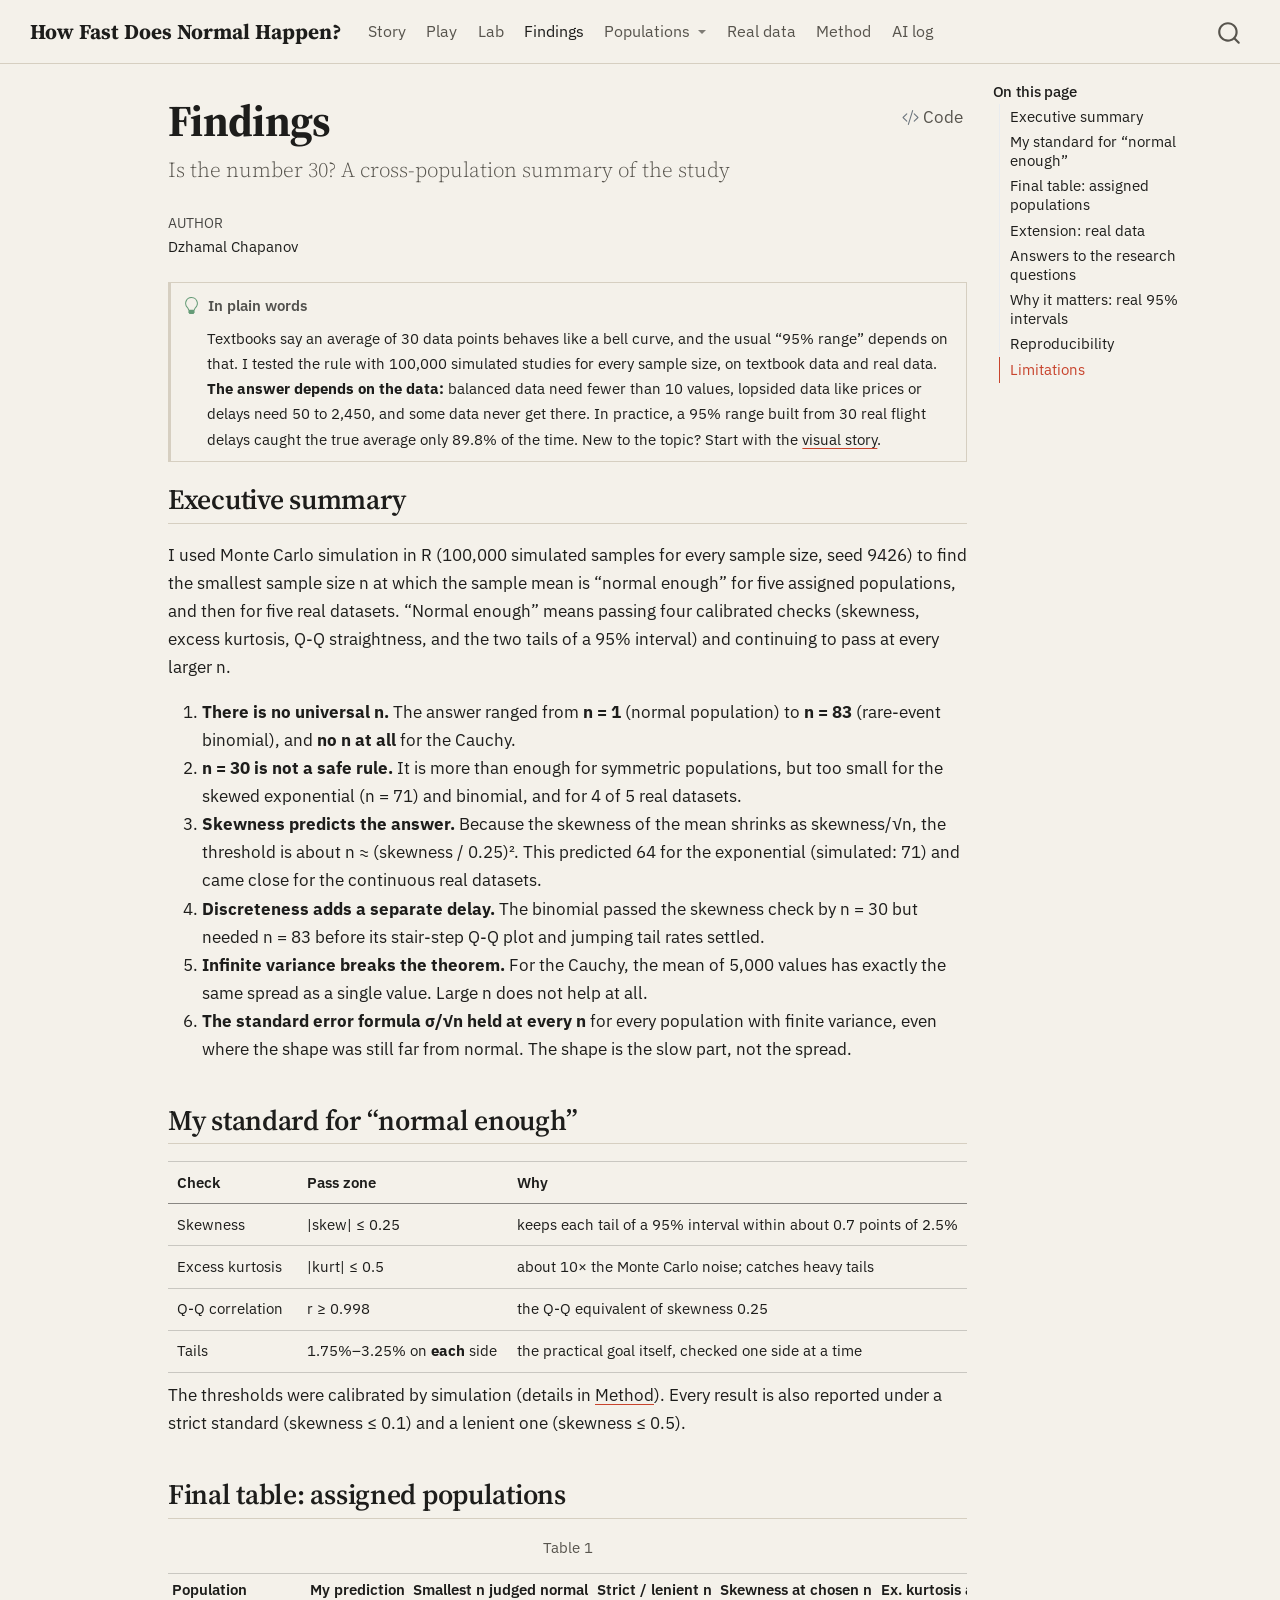
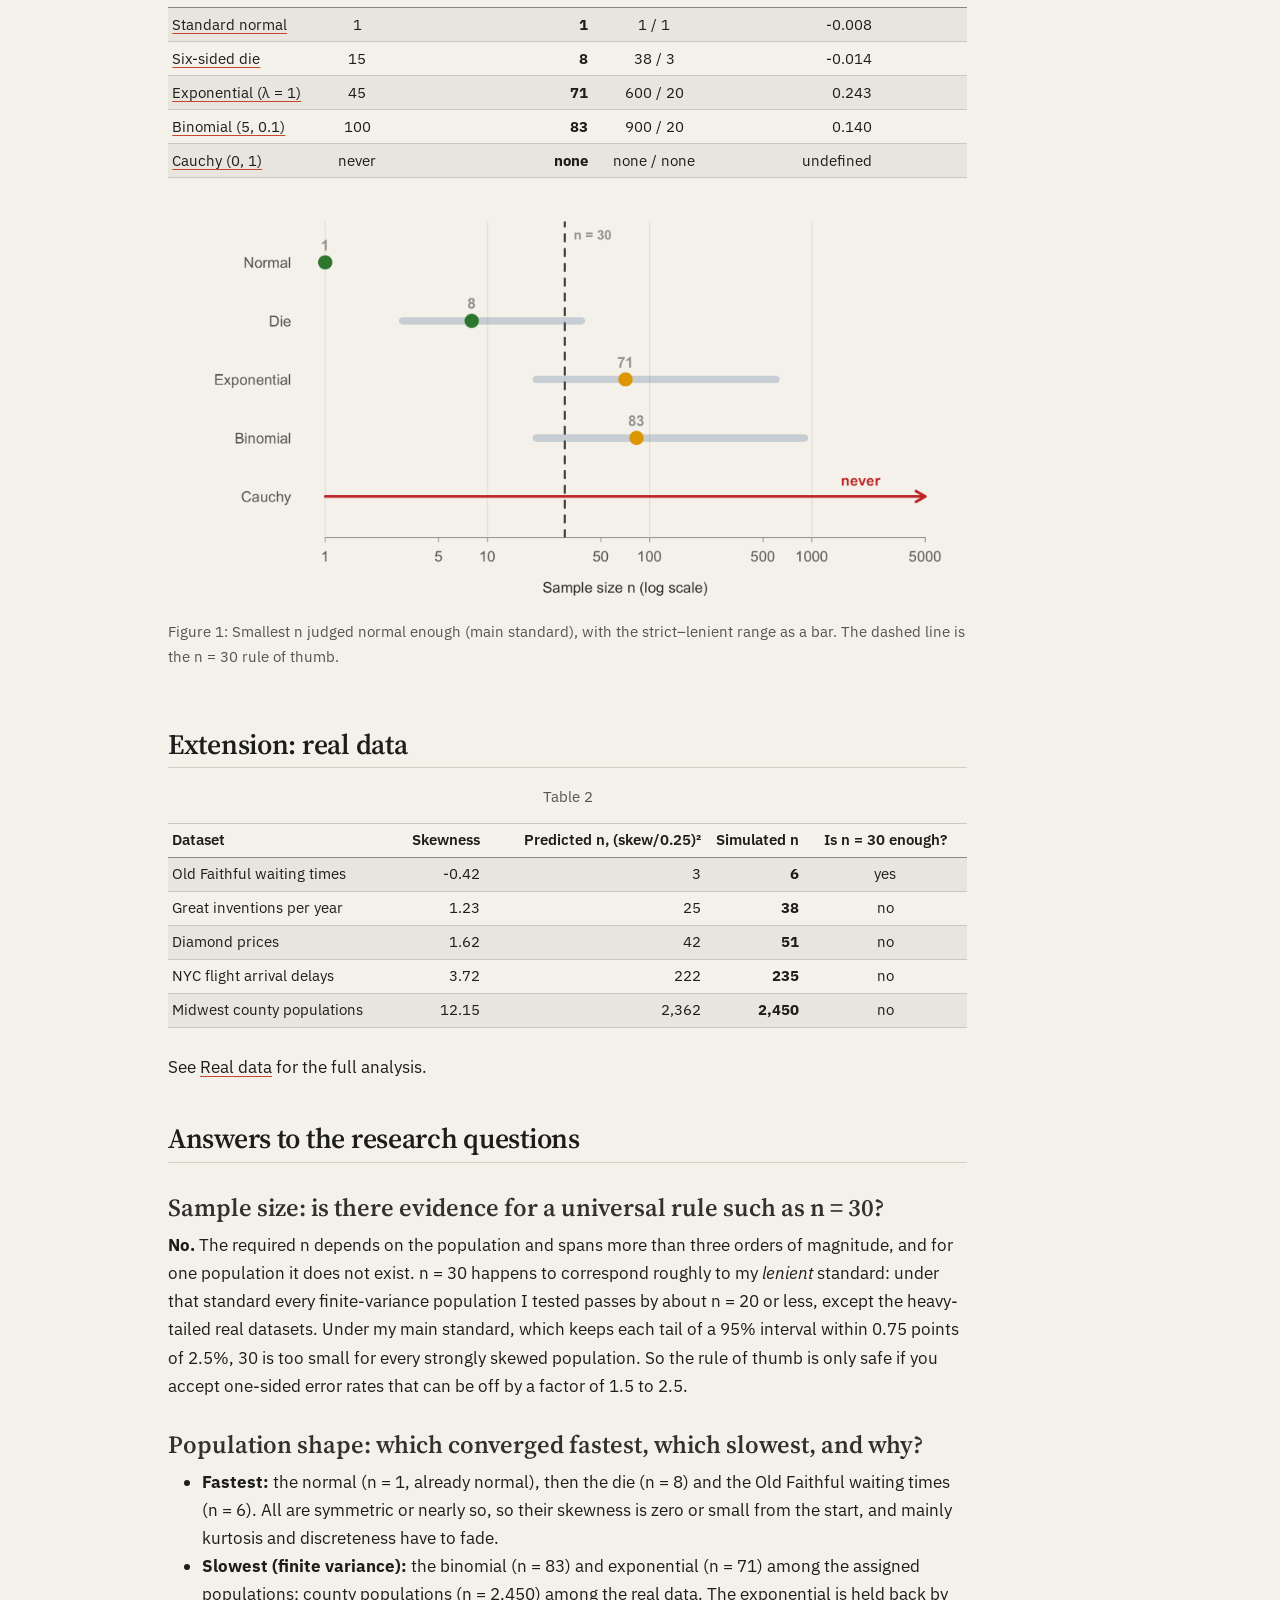
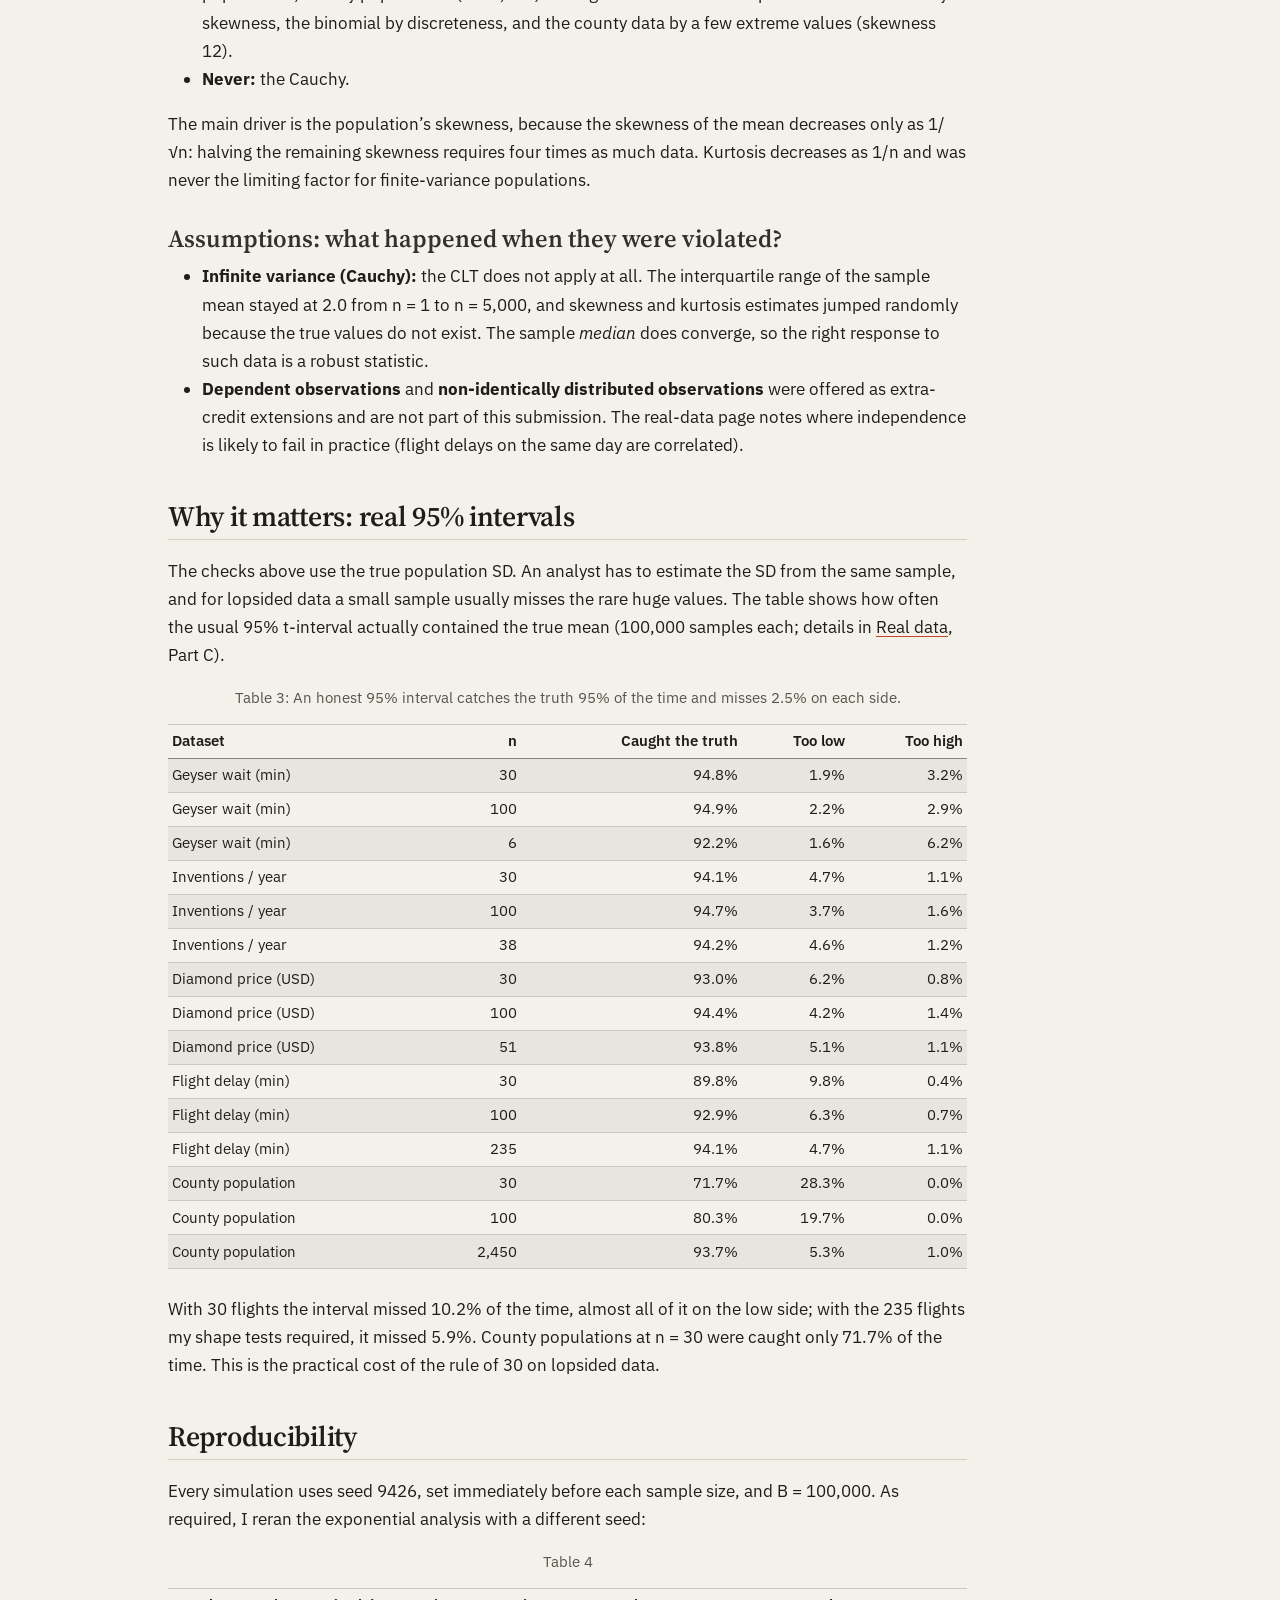
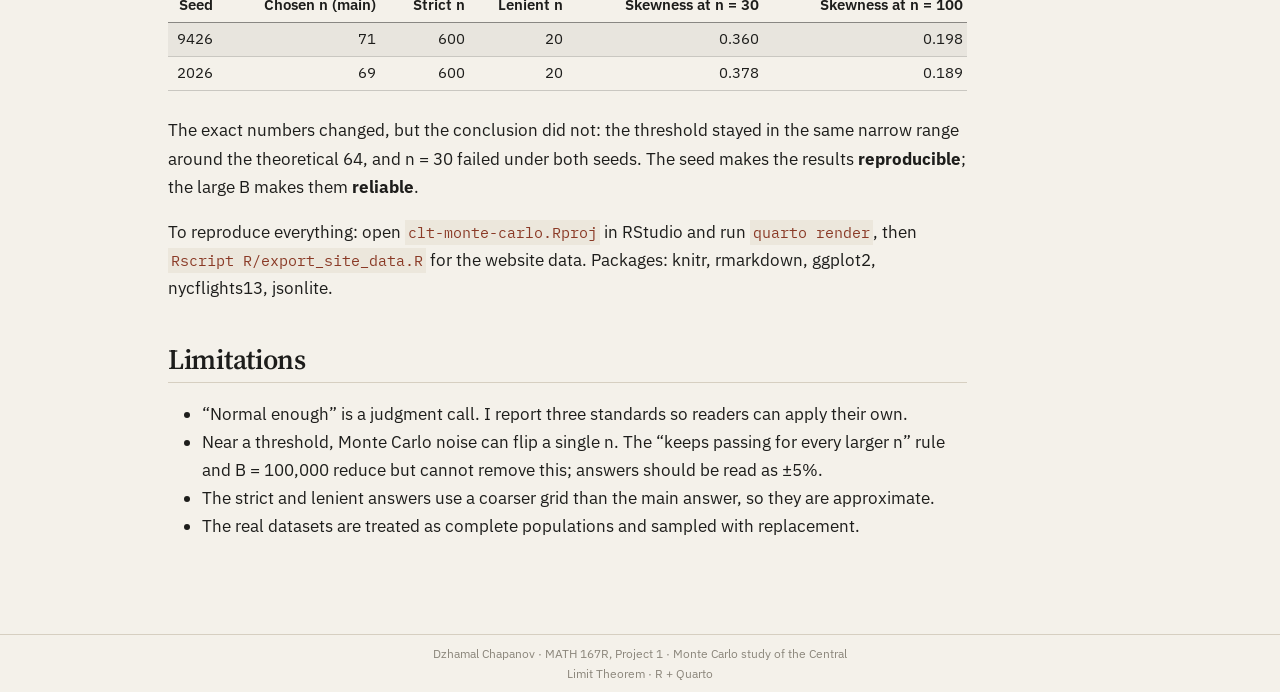
<file: docs/report.html>
<!DOCTYPE html>
<html xmlns="http://www.w3.org/1999/xhtml" lang="en" xml:lang="en"><head>

<meta charset="utf-8">
<meta name="generator" content="quarto-1.10.18">

<meta name="viewport" content="width=device-width, initial-scale=1.0, user-scalable=yes">

<meta name="author" content="Dzhamal Chapanov">

<title>Findings – How Fast Does Normal Happen?</title>
<style>
/* Default styles provided by pandoc.
** See https://pandoc.org/MANUAL.html#variables-for-html for config info.
*/
span.smallcaps{font-variant: small-caps;}
div.columns{display: flex; gap: 1.5em;}
div.column{flex: auto;}
@media screen {
div.columns{gap: min(4vw, 1.5em);}
div.column{overflow-x: auto;}
}
div.hanging-indent{margin-left: 1.5em; text-indent: -1.5em;}
ul.task-list{list-style: none;}
ul.task-list li input[type="checkbox"] {
  width: 0.8em;
  margin: 0 0.8em 0.2em -1em; /* quarto-specific, see https://github.com/quarto-dev/quarto-cli/issues/4556 */ 
  vertical-align: middle;
}
/* CSS for syntax highlighting */
html { -webkit-text-size-adjust: 100%; }
pre > code.sourceCode { white-space: pre; position: relative; }
pre > code.sourceCode > span { display: inline-block; line-height: 1.25; }
pre > code.sourceCode > span:empty { height: 1.2em; }
.sourceCode { overflow: visible; }
code.sourceCode > span { color: inherit; text-decoration: inherit; }
div.sourceCode { margin: 1em 0; }
pre.sourceCode { margin: 0; }
@media screen {
div.sourceCode { overflow: auto; }
}
@media print {
pre > code.sourceCode { white-space: pre-wrap; }
pre > code.sourceCode > span { text-indent: -5em; padding-left: 5em; }
}
pre.numberSource code
  { counter-reset: source-line 0; }
pre.numberSource code > span
  { position: relative; left: -4em; counter-increment: source-line; }
pre.numberSource code > span > a:first-child::before
  { content: counter(source-line);
    position: relative; left: -1em; text-align: right; vertical-align: baseline;
    border: none; display: inline-block;
    -webkit-touch-callout: none; -webkit-user-select: none;
    -khtml-user-select: none; -moz-user-select: none;
    -ms-user-select: none; user-select: none;
    padding: 0 4px; width: 4em;
  }
pre.numberSource { margin-left: 3em;  padding-left: 4px; }
div.sourceCode
  {   }
@media screen {
pre > code.sourceCode > span > a:first-child::before { text-decoration: underline; }
}
</style>


<script src="site_libs/quarto-nav/quarto-nav.js"></script>
<script src="site_libs/quarto-nav/headroom.min.js"></script>
<script src="site_libs/clipboard/clipboard.min.js"></script>
<script src="site_libs/quarto-search/autocomplete.umd.js"></script>
<script src="site_libs/quarto-search/fuse.min.js"></script>
<script src="site_libs/quarto-search/quarto-search.js"></script>
<meta name="quarto:offset" content="./">
<script src="site_libs/quarto-html/quarto.js" type="module"></script>
<script src="site_libs/quarto-html/tabsets/tabsets.js" type="module"></script>
<script src="site_libs/quarto-html/popper.min.js"></script>
<script src="site_libs/quarto-html/tippy.umd.min.js"></script>
<script src="site_libs/quarto-html/anchor.min.js"></script>
<link href="site_libs/quarto-html/tippy.css" rel="stylesheet">
<link href="site_libs/quarto-html/quarto-syntax-highlighting-176b1e44b272a30ec08500e73512b2cc.css" rel="stylesheet" id="quarto-text-highlighting-styles">
<script src="site_libs/bootstrap/bootstrap.min.js"></script>
<link href="site_libs/bootstrap/bootstrap-icons.css" rel="stylesheet">
<link href="site_libs/bootstrap/bootstrap-b65a9f5615e514d5d9b06dbfe6bda7e1.min.css" rel="stylesheet" append-hash="true" id="quarto-bootstrap" data-mode="light">
<script id="quarto-search-options" type="application/json">{
  "location": "navbar",
  "copy-button": false,
  "collapse-after": 3,
  "panel-placement": "end",
  "type": "overlay",
  "limit": 50,
  "keyboard-shortcut": [
    "f",
    "/",
    "s"
  ],
  "show-item-context": false,
  "language": {
    "search-no-results-text": "No results",
    "search-matching-documents-text": "matching documents",
    "search-copy-link-title": "Copy link to search",
    "search-hide-matches-text": "Hide additional matches",
    "search-more-match-text": "more match in this document",
    "search-more-matches-text": "more matches in this document",
    "search-clear-button-title": "Clear",
    "search-text-placeholder": "",
    "search-detached-cancel-button-title": "Cancel",
    "search-submit-button-title": "Submit",
    "search-label": "Search"
  }
}</script>
<style>html{ scroll-behavior: smooth; }</style>


</head>

<body class="nav-fixed quarto-light">

<div id="quarto-search-results"></div>
  <header id="quarto-header" class="headroom fixed-top">
    <nav class="navbar navbar-expand-lg " data-bs-theme="dark">
      <div class="navbar-container container-fluid">
      <div class="navbar-brand-container mx-auto">
    <a class="navbar-brand" href="./index.html">
    <span class="navbar-title">How Fast Does Normal Happen?</span>
    </a>
  </div>
            <div id="quarto-search" class="" title="Search"></div>
          <button class="navbar-toggler" type="button" data-bs-toggle="collapse" data-bs-target="#navbarCollapse" aria-controls="navbarCollapse" role="menu" aria-expanded="false" aria-label="Toggle navigation" onclick="if (window.quartoToggleHeadroom) { window.quartoToggleHeadroom(); }">
  <span class="navbar-toggler-icon"></span>
</button>
          <div class="collapse navbar-collapse" id="navbarCollapse">
            <ul class="navbar-nav navbar-nav-scroll me-auto">
  <li class="nav-item">
    <a class="nav-link" href="./index.html"> 
<span class="menu-text">Story</span></a>
  </li>  
  <li class="nav-item">
    <a class="nav-link" href="./play.html"> 
<span class="menu-text">Play</span></a>
  </li>  
  <li class="nav-item">
    <a class="nav-link" href="./simulator.html"> 
<span class="menu-text">Lab</span></a>
  </li>  
  <li class="nav-item">
    <a class="nav-link active" href="./report.html" aria-current="page"> 
<span class="menu-text">Findings</span></a>
  </li>  
  <li class="nav-item dropdown ">
    <a class="nav-link dropdown-toggle" href="#" id="nav-menu-populations" role="link" data-bs-toggle="dropdown" aria-expanded="false">
 <span class="menu-text">Populations</span>
    </a>
    <ul class="dropdown-menu" aria-labelledby="nav-menu-populations">    
        <li>
    <a class="dropdown-item" href="./analysis/01_normal.html">
 <span class="dropdown-text">1 · Normal</span></a>
  </li>  
        <li>
    <a class="dropdown-item" href="./analysis/02_die.html">
 <span class="dropdown-text">2 · Six-sided die</span></a>
  </li>  
        <li>
    <a class="dropdown-item" href="./analysis/03_exponential.html">
 <span class="dropdown-text">3 · Exponential</span></a>
  </li>  
        <li>
    <a class="dropdown-item" href="./analysis/04_binomial.html">
 <span class="dropdown-text">4 · Binomial (5, 0.1)</span></a>
  </li>  
        <li>
    <a class="dropdown-item" href="./analysis/05_cauchy.html">
 <span class="dropdown-text">5 · Cauchy</span></a>
  </li>  
    </ul>
  </li>
  <li class="nav-item">
    <a class="nav-link" href="./analysis/06_real_world_data.html"> 
<span class="menu-text">Real data</span></a>
  </li>  
  <li class="nav-item">
    <a class="nav-link" href="./methods.html"> 
<span class="menu-text">Method</span></a>
  </li>  
  <li class="nav-item">
    <a class="nav-link" href="./AI_prompts.html"> 
<span class="menu-text">AI log</span></a>
  </li>  
</ul>
          </div> <!-- /navcollapse -->
            <div class="quarto-navbar-tools">
</div>
      </div> <!-- /container-fluid -->
    </nav>
</header>
<!-- content -->
<div id="quarto-content" class="quarto-container page-columns page-rows-contents page-layout-article page-navbar">
<!-- sidebar -->
<!-- margin-sidebar -->
    <div id="quarto-margin-sidebar" class="sidebar margin-sidebar">
        <nav id="TOC" role="doc-toc" class="toc-active">
    <h2 id="toc-title">On this page</h2>
   
  <ul class="collapse">
  <li><a href="#executive-summary" id="toc-executive-summary" class="nav-link active" data-scroll-target="#executive-summary">Executive summary</a></li>
  <li><a href="#my-standard-for-normal-enough" id="toc-my-standard-for-normal-enough" class="nav-link" data-scroll-target="#my-standard-for-normal-enough">My standard for “normal enough”</a></li>
  <li><a href="#final-table-assigned-populations" id="toc-final-table-assigned-populations" class="nav-link" data-scroll-target="#final-table-assigned-populations">Final table: assigned populations</a></li>
  <li><a href="#extension-real-data" id="toc-extension-real-data" class="nav-link" data-scroll-target="#extension-real-data">Extension: real data</a></li>
  <li><a href="#answers-to-the-research-questions" id="toc-answers-to-the-research-questions" class="nav-link" data-scroll-target="#answers-to-the-research-questions">Answers to the research questions</a></li>
  <li><a href="#why-it-matters-real-95-intervals" id="toc-why-it-matters-real-95-intervals" class="nav-link" data-scroll-target="#why-it-matters-real-95-intervals">Why it matters: real 95% intervals</a></li>
  <li><a href="#reproducibility" id="toc-reproducibility" class="nav-link" data-scroll-target="#reproducibility">Reproducibility</a></li>
  <li><a href="#limitations" id="toc-limitations" class="nav-link" data-scroll-target="#limitations">Limitations</a></li>
  </ul>
</nav>
    </div>
<!-- main -->
<main class="content" id="quarto-document-content">

<header id="title-block-header" class="quarto-title-block default">
<div class="quarto-title">
<div class="quarto-title-block"><div><h1 class="title">Findings</h1><button type="button" class="btn code-tools-button" id="quarto-code-tools-source"><i class="bi"></i> Code</button></div></div>
<p class="subtitle lead">Is the number 30? A cross-population summary of the study</p>
</div>



<div class="quarto-title-meta">

    <div>
    <div class="quarto-title-meta-heading">Author</div>
    <div class="quarto-title-meta-contents">
             <p>Dzhamal Chapanov </p>
          </div>
  </div>
    
  
    
  </div>
  


</header>


<div class="callout callout-style-simple callout-tip callout-titled">
<div class="callout-header d-flex align-content-center">
<div class="callout-icon-container">
<i class="callout-icon"></i>
</div>
<div class="callout-title-container flex-fill">
<span class="screen-reader-only">Tip</span>In plain words
</div>
</div>
<div class="callout-body-container callout-body">
<p>Textbooks say an average of 30 data points behaves like a bell curve, and the usual “95% range” depends on that. I tested the rule with 100,000 simulated studies for every sample size, on textbook data and real data. <strong>The answer depends on the data:</strong> balanced data need fewer than 10 values, lopsided data like prices or delays need 50 to 2,450, and some data never get there. In practice, a 95% range built from 30 real flight delays caught the true average only 89.8% of the time. New to the topic? Start with the <a href="index.html">visual story</a>.</p>
</div>
</div>
<section id="executive-summary" class="level2">
<h2 class="anchored" data-anchor-id="executive-summary">Executive summary</h2>
<p>I used Monte Carlo simulation in R (100,000 simulated samples for every sample size, seed 9426) to find the smallest sample size n at which the sample mean is “normal enough” for five assigned populations, and then for five real datasets. “Normal enough” means passing four calibrated checks (skewness, excess kurtosis, Q-Q straightness, and the two tails of a 95% interval) and continuing to pass at every larger n.</p>
<ol type="1">
<li><strong>There is no universal n.</strong> The answer ranged from <strong>n = 1</strong> (normal population) to <strong>n = 83</strong> (rare-event binomial), and <strong>no n at all</strong> for the Cauchy.</li>
<li><strong>n = 30 is not a safe rule.</strong> It is more than enough for symmetric populations, but too small for the skewed exponential (n = 71) and binomial, and for 4 of 5 real datasets.</li>
<li><strong>Skewness predicts the answer.</strong> Because the skewness of the mean shrinks as skewness/√n, the threshold is about n ≈ (skewness / 0.25)². This predicted 64 for the exponential (simulated: 71) and came close for the continuous real datasets.</li>
<li><strong>Discreteness adds a separate delay.</strong> The binomial passed the skewness check by n = 30 but needed n = 83 before its stair-step Q-Q plot and jumping tail rates settled.</li>
<li><strong>Infinite variance breaks the theorem.</strong> For the Cauchy, the mean of 5,000 values has exactly the same spread as a single value. Large n does not help at all.</li>
<li><strong>The standard error formula σ/√n held at every n</strong> for every population with finite variance, even where the shape was still far from normal. The shape is the slow part, not the spread.</li>
</ol>
</section>
<section id="my-standard-for-normal-enough" class="level2">
<h2 class="anchored" data-anchor-id="my-standard-for-normal-enough">My standard for “normal enough”</h2>
<table class="caption-top table">
<colgroup>
<col style="width: 33%">
<col style="width: 33%">
<col style="width: 33%">
</colgroup>
<thead>
<tr class="header">
<th>Check</th>
<th>Pass zone</th>
<th>Why</th>
</tr>
</thead>
<tbody>
<tr class="odd">
<td>Skewness</td>
<td>|skew| ≤ 0.25</td>
<td>keeps each tail of a 95% interval within about 0.7 points of 2.5%</td>
</tr>
<tr class="even">
<td>Excess kurtosis</td>
<td>|kurt| ≤ 0.5</td>
<td>about 10× the Monte Carlo noise; catches heavy tails</td>
</tr>
<tr class="odd">
<td>Q-Q correlation</td>
<td>r ≥ 0.998</td>
<td>the Q-Q equivalent of skewness 0.25</td>
</tr>
<tr class="even">
<td>Tails</td>
<td>1.75%–3.25% on <strong>each</strong> side</td>
<td>the practical goal itself, checked one side at a time</td>
</tr>
</tbody>
</table>
<p>The thresholds were calibrated by simulation (details in <a href="./methods.html">Method</a>). Every result is also reported under a strict standard (skewness ≤ 0.1) and a lenient one (skewness ≤ 0.5).</p>
</section>
<section id="final-table-assigned-populations" class="level2">
<h2 class="anchored" data-anchor-id="final-table-assigned-populations">Final table: assigned populations</h2>
<div class="cell">
<div id="tbl-final" class="cell quarto-float quarto-figure quarto-figure-center anchored">
<figure class="quarto-float quarto-float-tbl figure">
<figcaption class="quarto-float-caption-top quarto-float-caption quarto-float-tbl quarto-uncaptioned" id="tbl-final-caption-0ceaefa1-69ba-4598-a22c-09a6ac19f8ca">
Table&nbsp;1
</figcaption>
<div aria-describedby="tbl-final-caption-0ceaefa1-69ba-4598-a22c-09a6ac19f8ca">
<div class="cell-output-display">
<table class="caption-top table table-sm table-striped small">
<thead>
<tr class="header">
<th style="text-align: left;">Population</th>
<th style="text-align: center;">My prediction</th>
<th style="text-align: right;">Smallest n judged normal</th>
<th style="text-align: center;">Strict / lenient n</th>
<th style="text-align: right;">Skewness at chosen n</th>
<th style="text-align: right;">Ex. kurtosis at chosen n</th>
<th style="text-align: right;">SE: simulated / theory</th>
<th style="text-align: left;">Key observation</th>
</tr>
</thead>
<tbody>
<tr class="odd">
<td style="text-align: left;"><a href="./analysis/01_normal.html">Standard normal</a></td>
<td style="text-align: center;">1</td>
<td style="text-align: right;"><strong>1</strong></td>
<td style="text-align: center;">1 / 1</td>
<td style="text-align: right;">-0.008</td>
<td style="text-align: right;">-0.014</td>
<td style="text-align: right;">1.001</td>
<td style="text-align: left;">Control case: normal at every n</td>
</tr>
<tr class="even">
<td style="text-align: left;"><a href="./analysis/02_die.html">Six-sided die</a></td>
<td style="text-align: center;">15</td>
<td style="text-align: right;"><strong>8</strong></td>
<td style="text-align: center;">38 / 3</td>
<td style="text-align: right;">-0.014</td>
<td style="text-align: right;">-0.167</td>
<td style="text-align: right;">0.999</td>
<td style="text-align: left;">Symmetric; only the flat, discrete shape had to fade</td>
</tr>
<tr class="odd">
<td style="text-align: left;"><a href="./analysis/03_exponential.html">Exponential (λ = 1)</a></td>
<td style="text-align: center;">45</td>
<td style="text-align: right;"><strong>71</strong></td>
<td style="text-align: center;">600 / 20</td>
<td style="text-align: right;">0.243</td>
<td style="text-align: right;">0.104</td>
<td style="text-align: right;">1.006</td>
<td style="text-align: left;">Skewness is the bottleneck; theory predicts 64</td>
</tr>
<tr class="even">
<td style="text-align: left;"><a href="./analysis/04_binomial.html">Binomial (5, 0.1)</a></td>
<td style="text-align: center;">100</td>
<td style="text-align: right;"><strong>83</strong></td>
<td style="text-align: center;">900 / 20</td>
<td style="text-align: right;">0.140</td>
<td style="text-align: right;">0.047</td>
<td style="text-align: right;">1.004</td>
<td style="text-align: left;">Skewness passes at 30; discreteness sets the answer</td>
</tr>
<tr class="odd">
<td style="text-align: left;"><a href="./analysis/05_cauchy.html">Cauchy (0, 1)</a></td>
<td style="text-align: center;">never</td>
<td style="text-align: right;"><strong>none</strong></td>
<td style="text-align: center;">none / none</td>
<td style="text-align: right;">undefined</td>
<td style="text-align: right;">undefined</td>
<td style="text-align: right;">no σ</td>
<td style="text-align: left;">Mean of n values has the same spread as one value</td>
</tr>
</tbody>
</table>
</div>
</div>
</figure>
</div>
</div>
<div class="cell">
<div class="cell-output-display">
<div id="fig-summary" class="quarto-float quarto-figure quarto-figure-center anchored">
<figure class="quarto-float quarto-float-fig figure">
<div aria-describedby="fig-summary-caption-0ceaefa1-69ba-4598-a22c-09a6ac19f8ca">
<img src="report_files/figure-html/fig-summary-1.png" class="img-fluid figure-img" width="990">
</div>
<figcaption class="quarto-float-caption-bottom quarto-float-caption quarto-float-fig" id="fig-summary-caption-0ceaefa1-69ba-4598-a22c-09a6ac19f8ca">
Figure&nbsp;1: Smallest n judged normal enough (main standard), with the strict–lenient range as a bar. The dashed line is the n = 30 rule of thumb.
</figcaption>
</figure>
</div>
</div>
</div>
</section>
<section id="extension-real-data" class="level2">
<h2 class="anchored" data-anchor-id="extension-real-data">Extension: real data</h2>
<div class="cell">
<div id="tbl-real" class="cell quarto-float quarto-figure quarto-figure-center anchored">
<figure class="quarto-float quarto-float-tbl figure">
<figcaption class="quarto-float-caption-top quarto-float-caption quarto-float-tbl quarto-uncaptioned" id="tbl-real-caption-0ceaefa1-69ba-4598-a22c-09a6ac19f8ca">
Table&nbsp;2
</figcaption>
<div aria-describedby="tbl-real-caption-0ceaefa1-69ba-4598-a22c-09a6ac19f8ca">
<div class="cell-output-display">
<table class="caption-top table table-sm table-striped small">
<colgroup>
<col style="width: 29%">
<col style="width: 9%">
<col style="width: 27%">
<col style="width: 12%">
<col style="width: 20%">
</colgroup>
<thead>
<tr class="header">
<th style="text-align: left;">Dataset</th>
<th style="text-align: right;">Skewness</th>
<th style="text-align: right;">Predicted n, (skew/0.25)²</th>
<th style="text-align: right;">Simulated n</th>
<th style="text-align: center;">Is n = 30 enough?</th>
</tr>
</thead>
<tbody>
<tr class="odd">
<td style="text-align: left;">Old Faithful waiting times</td>
<td style="text-align: right;">-0.42</td>
<td style="text-align: right;">3</td>
<td style="text-align: right;"><strong>6</strong></td>
<td style="text-align: center;">yes</td>
</tr>
<tr class="even">
<td style="text-align: left;">Great inventions per year</td>
<td style="text-align: right;">1.23</td>
<td style="text-align: right;">25</td>
<td style="text-align: right;"><strong>38</strong></td>
<td style="text-align: center;">no</td>
</tr>
<tr class="odd">
<td style="text-align: left;">Diamond prices</td>
<td style="text-align: right;">1.62</td>
<td style="text-align: right;">42</td>
<td style="text-align: right;"><strong>51</strong></td>
<td style="text-align: center;">no</td>
</tr>
<tr class="even">
<td style="text-align: left;">NYC flight arrival delays</td>
<td style="text-align: right;">3.72</td>
<td style="text-align: right;">222</td>
<td style="text-align: right;"><strong>235</strong></td>
<td style="text-align: center;">no</td>
</tr>
<tr class="odd">
<td style="text-align: left;">Midwest county populations</td>
<td style="text-align: right;">12.15</td>
<td style="text-align: right;">2,362</td>
<td style="text-align: right;"><strong>2,450</strong></td>
<td style="text-align: center;">no</td>
</tr>
</tbody>
</table>
</div>
</div>
</figure>
</div>
</div>
<p>See <a href="./analysis/06_real_world_data.html">Real data</a> for the full analysis.</p>
</section>
<section id="answers-to-the-research-questions" class="level2">
<h2 class="anchored" data-anchor-id="answers-to-the-research-questions">Answers to the research questions</h2>
<section id="sample-size-is-there-evidence-for-a-universal-rule-such-as-n-30" class="level3">
<h3 class="anchored" data-anchor-id="sample-size-is-there-evidence-for-a-universal-rule-such-as-n-30">Sample size: is there evidence for a universal rule such as n = 30?</h3>
<p><strong>No.</strong> The required n depends on the population and spans more than three orders of magnitude, and for one population it does not exist. n = 30 happens to correspond roughly to my <em>lenient</em> standard: under that standard every finite-variance population I tested passes by about n = 20 or less, except the heavy-tailed real datasets. Under my main standard, which keeps each tail of a 95% interval within 0.75 points of 2.5%, 30 is too small for every strongly skewed population. So the rule of thumb is only safe if you accept one-sided error rates that can be off by a factor of 1.5 to 2.5.</p>
</section>
<section id="population-shape-which-converged-fastest-which-slowest-and-why" class="level3">
<h3 class="anchored" data-anchor-id="population-shape-which-converged-fastest-which-slowest-and-why">Population shape: which converged fastest, which slowest, and why?</h3>
<ul>
<li><strong>Fastest:</strong> the normal (n = 1, already normal), then the die (n = 8) and the Old Faithful waiting times (n = 6). All are symmetric or nearly so, so their skewness is zero or small from the start, and mainly kurtosis and discreteness have to fade.</li>
<li><strong>Slowest (finite variance):</strong> the binomial (n = 83) and exponential (n = 71) among the assigned populations; county populations (n = 2,450) among the real data. The exponential is held back by skewness, the binomial by discreteness, and the county data by a few extreme values (skewness 12).</li>
<li><strong>Never:</strong> the Cauchy.</li>
</ul>
<p>The main driver is the population’s skewness, because the skewness of the mean decreases only as 1/√n: halving the remaining skewness requires four times as much data. Kurtosis decreases as 1/n and was never the limiting factor for finite-variance populations.</p>
</section>
<section id="assumptions-what-happened-when-they-were-violated" class="level3">
<h3 class="anchored" data-anchor-id="assumptions-what-happened-when-they-were-violated">Assumptions: what happened when they were violated?</h3>
<ul>
<li><strong>Infinite variance (Cauchy):</strong> the CLT does not apply at all. The interquartile range of the sample mean stayed at 2.0 from n = 1 to n = 5,000, and skewness and kurtosis estimates jumped randomly because the true values do not exist. The sample <em>median</em> does converge, so the right response to such data is a robust statistic.</li>
<li><strong>Dependent observations</strong> and <strong>non-identically distributed observations</strong> were offered as extra-credit extensions and are not part of this submission. The real-data page notes where independence is likely to fail in practice (flight delays on the same day are correlated).</li>
</ul>
</section>
</section>
<section id="why-it-matters-real-95-intervals" class="level2">
<h2 class="anchored" data-anchor-id="why-it-matters-real-95-intervals">Why it matters: real 95% intervals</h2>
<p>The checks above use the true population SD. An analyst has to estimate the SD from the same sample, and for lopsided data a small sample usually misses the rare huge values. The table shows how often the usual 95% t-interval actually contained the true mean (100,000 samples each; details in <a href="./analysis/06_real_world_data.html">Real data</a>, Part C).</p>
<div class="cell">
<div id="tbl-coverage" class="cell quarto-float quarto-figure quarto-figure-center anchored">
<figure class="quarto-float quarto-float-tbl figure">
<figcaption class="quarto-float-caption-top quarto-float-caption quarto-float-tbl" id="tbl-coverage-caption-0ceaefa1-69ba-4598-a22c-09a6ac19f8ca">
Table&nbsp;3: An honest 95% interval catches the truth 95% of the time and misses 2.5% on each side.
</figcaption>
<div aria-describedby="tbl-coverage-caption-0ceaefa1-69ba-4598-a22c-09a6ac19f8ca">
<div class="cell-output-display">
<table class="cell caption-top table table-sm table-striped small">
<thead>
<tr class="header">
<th style="text-align: left;">Dataset</th>
<th style="text-align: right;">n</th>
<th style="text-align: right;">Caught the truth</th>
<th style="text-align: right;">Too low</th>
<th style="text-align: right;">Too high</th>
</tr>
</thead>
<tbody>
<tr class="odd">
<td style="text-align: left;">Geyser wait (min)</td>
<td style="text-align: right;">30</td>
<td style="text-align: right;">94.8%</td>
<td style="text-align: right;">1.9%</td>
<td style="text-align: right;">3.2%</td>
</tr>
<tr class="even">
<td style="text-align: left;">Geyser wait (min)</td>
<td style="text-align: right;">100</td>
<td style="text-align: right;">94.9%</td>
<td style="text-align: right;">2.2%</td>
<td style="text-align: right;">2.9%</td>
</tr>
<tr class="odd">
<td style="text-align: left;">Geyser wait (min)</td>
<td style="text-align: right;">6</td>
<td style="text-align: right;">92.2%</td>
<td style="text-align: right;">1.6%</td>
<td style="text-align: right;">6.2%</td>
</tr>
<tr class="even">
<td style="text-align: left;">Inventions / year</td>
<td style="text-align: right;">30</td>
<td style="text-align: right;">94.1%</td>
<td style="text-align: right;">4.7%</td>
<td style="text-align: right;">1.1%</td>
</tr>
<tr class="odd">
<td style="text-align: left;">Inventions / year</td>
<td style="text-align: right;">100</td>
<td style="text-align: right;">94.7%</td>
<td style="text-align: right;">3.7%</td>
<td style="text-align: right;">1.6%</td>
</tr>
<tr class="even">
<td style="text-align: left;">Inventions / year</td>
<td style="text-align: right;">38</td>
<td style="text-align: right;">94.2%</td>
<td style="text-align: right;">4.6%</td>
<td style="text-align: right;">1.2%</td>
</tr>
<tr class="odd">
<td style="text-align: left;">Diamond price (USD)</td>
<td style="text-align: right;">30</td>
<td style="text-align: right;">93.0%</td>
<td style="text-align: right;">6.2%</td>
<td style="text-align: right;">0.8%</td>
</tr>
<tr class="even">
<td style="text-align: left;">Diamond price (USD)</td>
<td style="text-align: right;">100</td>
<td style="text-align: right;">94.4%</td>
<td style="text-align: right;">4.2%</td>
<td style="text-align: right;">1.4%</td>
</tr>
<tr class="odd">
<td style="text-align: left;">Diamond price (USD)</td>
<td style="text-align: right;">51</td>
<td style="text-align: right;">93.8%</td>
<td style="text-align: right;">5.1%</td>
<td style="text-align: right;">1.1%</td>
</tr>
<tr class="even">
<td style="text-align: left;">Flight delay (min)</td>
<td style="text-align: right;">30</td>
<td style="text-align: right;">89.8%</td>
<td style="text-align: right;">9.8%</td>
<td style="text-align: right;">0.4%</td>
</tr>
<tr class="odd">
<td style="text-align: left;">Flight delay (min)</td>
<td style="text-align: right;">100</td>
<td style="text-align: right;">92.9%</td>
<td style="text-align: right;">6.3%</td>
<td style="text-align: right;">0.7%</td>
</tr>
<tr class="even">
<td style="text-align: left;">Flight delay (min)</td>
<td style="text-align: right;">235</td>
<td style="text-align: right;">94.1%</td>
<td style="text-align: right;">4.7%</td>
<td style="text-align: right;">1.1%</td>
</tr>
<tr class="odd">
<td style="text-align: left;">County population</td>
<td style="text-align: right;">30</td>
<td style="text-align: right;">71.7%</td>
<td style="text-align: right;">28.3%</td>
<td style="text-align: right;">0.0%</td>
</tr>
<tr class="even">
<td style="text-align: left;">County population</td>
<td style="text-align: right;">100</td>
<td style="text-align: right;">80.3%</td>
<td style="text-align: right;">19.7%</td>
<td style="text-align: right;">0.0%</td>
</tr>
<tr class="odd">
<td style="text-align: left;">County population</td>
<td style="text-align: right;">2,450</td>
<td style="text-align: right;">93.7%</td>
<td style="text-align: right;">5.3%</td>
<td style="text-align: right;">1.0%</td>
</tr>
</tbody>
</table>
</div>
</div>
</figure>
</div>
</div>
<p>With 30 flights the interval missed 10.2% of the time, almost all of it on the low side; with the 235 flights my shape tests required, it missed 5.9%. County populations at n = 30 were caught only 71.7% of the time. This is the practical cost of the rule of 30 on lopsided data.</p>
</section>
<section id="reproducibility" class="level2">
<h2 class="anchored" data-anchor-id="reproducibility">Reproducibility</h2>
<p>Every simulation uses seed 9426, set immediately before each sample size, and B = 100,000. As required, I reran the exponential analysis with a different seed:</p>
<div class="cell">
<div id="tbl-repro" class="cell quarto-float quarto-figure quarto-figure-center anchored">
<figure class="quarto-float quarto-float-tbl figure">
<figcaption class="quarto-float-caption-top quarto-float-caption quarto-float-tbl quarto-uncaptioned" id="tbl-repro-caption-0ceaefa1-69ba-4598-a22c-09a6ac19f8ca">
Table&nbsp;4
</figcaption>
<div aria-describedby="tbl-repro-caption-0ceaefa1-69ba-4598-a22c-09a6ac19f8ca">
<div class="cell-output-display">
<table class="caption-top table table-sm table-striped small">
<colgroup>
<col style="width: 6%">
<col style="width: 20%">
<col style="width: 11%">
<col style="width: 12%">
<col style="width: 24%">
<col style="width: 25%">
</colgroup>
<thead>
<tr class="header">
<th style="text-align: right;">Seed</th>
<th style="text-align: right;">Chosen n (main)</th>
<th style="text-align: right;">Strict n</th>
<th style="text-align: right;">Lenient n</th>
<th style="text-align: right;">Skewness at n = 30</th>
<th style="text-align: right;">Skewness at n = 100</th>
</tr>
</thead>
<tbody>
<tr class="odd">
<td style="text-align: right;">9426</td>
<td style="text-align: right;">71</td>
<td style="text-align: right;">600</td>
<td style="text-align: right;">20</td>
<td style="text-align: right;">0.360</td>
<td style="text-align: right;">0.198</td>
</tr>
<tr class="even">
<td style="text-align: right;">2026</td>
<td style="text-align: right;">69</td>
<td style="text-align: right;">600</td>
<td style="text-align: right;">20</td>
<td style="text-align: right;">0.378</td>
<td style="text-align: right;">0.189</td>
</tr>
</tbody>
</table>
</div>
</div>
</figure>
</div>
</div>
<p>The exact numbers changed, but the conclusion did not: the threshold stayed in the same narrow range around the theoretical 64, and n = 30 failed under both seeds. The seed makes the results <strong>reproducible</strong>; the large B makes them <strong>reliable</strong>.</p>
<p>To reproduce everything: open <code>clt-monte-carlo.Rproj</code> in RStudio and run <code>quarto render</code>, then <code>Rscript R/export_site_data.R</code> for the website data. Packages: knitr, rmarkdown, ggplot2, nycflights13, jsonlite.</p>
</section>
<section id="limitations" class="level2">
<h2 class="anchored" data-anchor-id="limitations">Limitations</h2>
<ul>
<li>“Normal enough” is a judgment call. I report three standards so readers can apply their own.</li>
<li>Near a threshold, Monte Carlo noise can flip a single n.&nbsp;The “keeps passing for every larger n” rule and B = 100,000 reduce but cannot remove this; answers should be read as ±5%.</li>
<li>The strict and lenient answers use a coarser grid than the main answer, so they are approximate.</li>
<li>The real datasets are treated as complete populations and sampled with replacement.</li>
</ul>


<!-- -->

</section>

<a onclick="window.scrollTo(0, 0); return false;" role="button" id="quarto-back-to-top"><i class="bi bi-arrow-up"></i> Back to top</a></main> <!-- /main -->
<script id="quarto-html-after-body" type="application/javascript">
  window.document.addEventListener("DOMContentLoaded", function (event) {
    const icon = "";
    const anchorJS = new window.AnchorJS();
    anchorJS.options = {
      placement: 'right',
      icon: icon
    };
    anchorJS.add('.anchored');
    const isCodeAnnotation = (el) => {
      for (const clz of el.classList) {
        if (clz.startsWith('code-annotation-')) {                     
          return true;
        }
      }
      return false;
    }
    const onCopySuccess = function(e) {
      // button target
      const button = e.trigger;
      // don't keep focus
      button.blur();
      // flash "checked"
      button.classList.add('code-copy-button-checked');
      var currentTitle = button.getAttribute("title");
      button.setAttribute("title", "Copied!");
      let tooltip;
      if (window.bootstrap) {
        button.setAttribute("data-bs-toggle", "tooltip");
        button.setAttribute("data-bs-placement", "left");
        button.setAttribute("data-bs-title", "Copied!");
        tooltip = new bootstrap.Tooltip(button, 
          { trigger: "manual", 
            customClass: "code-copy-button-tooltip",
            offset: [0, -8]});
        tooltip.show();    
      }
      setTimeout(function() {
        if (tooltip) {
          tooltip.hide();
          button.removeAttribute("data-bs-title");
          button.removeAttribute("data-bs-toggle");
          button.removeAttribute("data-bs-placement");
        }
        button.setAttribute("title", currentTitle);
        button.classList.remove('code-copy-button-checked');
      }, 1000);
      // clear code selection
      e.clearSelection();
    }
    const getTextToCopy = function(trigger) {
      const outerScaffold = trigger.parentElement.cloneNode(true);
      const codeEl = outerScaffold.querySelector('code');
      for (const childEl of codeEl.children) {
        if (isCodeAnnotation(childEl)) {
          childEl.remove();
        }
      }
      return codeEl.innerText;
    }
    const clipboard = new window.ClipboardJS('.code-copy-button:not([data-in-quarto-modal])', {
      text: getTextToCopy
    });
    clipboard.on('success', onCopySuccess);
    if (window.document.getElementById('quarto-embedded-source-code-modal')) {
      const clipboardModal = new window.ClipboardJS('.code-copy-button[data-in-quarto-modal]', {
        text: getTextToCopy,
        container: window.document.getElementById('quarto-embedded-source-code-modal')
      });
      clipboardModal.on('success', onCopySuccess);
    }
    const viewSource = window.document.getElementById('quarto-view-source') ||
                       window.document.getElementById('quarto-code-tools-source');
    if (viewSource) {
      const sourceUrl = viewSource.getAttribute("data-quarto-source-url");
      viewSource.addEventListener("click", function(e) {
        if (sourceUrl) {
          // rstudio viewer pane
          if (/\bcapabilities=\b/.test(window.location)) {
            window.open(sourceUrl);
          } else {
            window.location.href = sourceUrl;
          }
        } else {
          const modal = new bootstrap.Modal(document.getElementById('quarto-embedded-source-code-modal'));
          modal.show();
        }
        return false;
      });
    }
    function toggleCodeHandler(show) {
      return function(e) {
        const cellDetails = window.document.querySelectorAll(".cell details.code-fold");
        for (let i=0; i<cellDetails.length; i++) {
          const details = cellDetails[i];
          if (show) {
            details.open = true;
          } else {
            details.removeAttribute("open");
          }
        }
        const cellCodeDivs = window.document.querySelectorAll(".cell div.sourceCode.cell-code");
        const fromCls = show ? "hidden" : "unhidden";
        const toCls = show ? "unhidden" : "hidden";
        for (let i=0; i<cellCodeDivs.length; i++) {
          const codeDiv = cellCodeDivs[i];
          if (codeDiv.classList.contains(fromCls)) {
            codeDiv.classList.remove(fromCls);
            codeDiv.classList.add(toCls);
          } 
        }
        return false;
      }
    }
    const hideAllCode = window.document.getElementById("quarto-hide-all-code");
    if (hideAllCode) {
      hideAllCode.addEventListener("click", toggleCodeHandler(false));
    }
    const showAllCode = window.document.getElementById("quarto-show-all-code");
    if (showAllCode) {
      showAllCode.addEventListener("click", toggleCodeHandler(true));
    }
      var localhostRegex = new RegExp(/^(?:http|https):\/\/localhost\:?[0-9]*\//);
      var mailtoRegex = new RegExp(/^mailto:/);
        var filterRegex = new RegExp("https:\/\/jamv8\.github\.io\/how-fast-does-normal-happen\/");
      var isInternal = (href) => {
          return filterRegex.test(href) || localhostRegex.test(href) || mailtoRegex.test(href);
      }
      // Inspect non-navigation links and adorn them if external
     var links = window.document.querySelectorAll('a[href]:not(.nav-link):not(.navbar-brand):not(.toc-action):not(.sidebar-link):not(.sidebar-item-toggle):not(.pagination-link):not(.no-external):not([aria-hidden]):not(.dropdown-item):not(.quarto-navigation-tool):not(.about-link)');
      for (var i=0; i<links.length; i++) {
        const link = links[i];
        if (!isInternal(link.href)) {
          // undo the damage that might have been done by quarto-nav.js in the case of
          // links that we want to consider external
          if (link.dataset.originalHref !== undefined) {
            link.href = link.dataset.originalHref;
          }
            // target, if specified
            link.setAttribute("target", "_blank");
            if (link.getAttribute("rel") === null) {
              link.setAttribute("rel", "noopener");
            }
        }
      }
    function tippyHover(el, contentFn, onTriggerFn, onUntriggerFn) {
      const config = {
        allowHTML: true,
        maxWidth: 500,
        delay: 100,
        arrow: false,
        appendTo: function(el) {
            return el.parentElement;
        },
        interactive: true,
        interactiveBorder: 10,
        theme: 'quarto',
        placement: 'bottom-start',
      };
      if (contentFn) {
        config.content = contentFn;
      }
      if (onTriggerFn) {
        config.onTrigger = onTriggerFn;
      }
      if (onUntriggerFn) {
        config.onUntrigger = onUntriggerFn;
      }
      window.tippy(el, config); 
    }
    const noterefs = window.document.querySelectorAll('a[role="doc-noteref"]');
    for (var i=0; i<noterefs.length; i++) {
      const ref = noterefs[i];
      tippyHover(ref, function() {
        // use id or data attribute instead here
        let href = ref.getAttribute('data-footnote-href') || ref.getAttribute('href');
        try { href = new URL(href).hash; } catch {}
        const id = href.replace(/^#\/?/, "");
        const note = window.document.getElementById(id);
        if (note) {
          return note.innerHTML;
        } else {
          return "";
        }
      });
    }
    const xrefs = window.document.querySelectorAll('a.quarto-xref');
    const processXRef = (id, note) => {
      // Strip column container classes
      const stripColumnClz = (el) => {
        el.classList.remove("page-full", "page-columns");
        if (el.children) {
          for (const child of el.children) {
            stripColumnClz(child);
          }
        }
      }
      stripColumnClz(note)
      if (id === null || id.startsWith('sec-')) {
        // Special case sections, only their first couple elements
        const container = document.createElement("div");
        if (note.children && note.children.length > 2) {
          container.appendChild(note.children[0].cloneNode(true));
          for (let i = 1; i < note.children.length; i++) {
            const child = note.children[i];
            if (child.tagName === "P" && child.innerText === "") {
              continue;
            } else {
              container.appendChild(child.cloneNode(true));
              break;
            }
          }
          if (window.Quarto?.typesetMath) {
            window.Quarto.typesetMath(container);
          }
          return container.innerHTML
        } else {
          if (window.Quarto?.typesetMath) {
            window.Quarto.typesetMath(note);
          }
          return note.innerHTML;
        }
      } else {
        // Remove any anchor links if they are present
        const anchorLink = note.querySelector('a.anchorjs-link');
        if (anchorLink) {
          anchorLink.remove();
        }
        if (window.Quarto?.typesetMath) {
          window.Quarto.typesetMath(note);
        }
        if (note.classList.contains("callout")) {
          return note.outerHTML;
        } else {
          return note.innerHTML;
        }
      }
    }
    for (var i=0; i<xrefs.length; i++) {
      const xref = xrefs[i];
      tippyHover(xref, undefined, function(instance) {
        instance.disable();
        let url = xref.getAttribute('href');
        let hash = undefined; 
        if (url.startsWith('#')) {
          hash = url;
        } else {
          try { hash = new URL(url).hash; } catch {}
        }
        if (hash) {
          const id = hash.replace(/^#\/?/, "");
          const note = window.document.getElementById(id);
          if (note !== null) {
            try {
              const html = processXRef(id, note.cloneNode(true));
              instance.setContent(html);
            } finally {
              instance.enable();
              instance.show();
            }
          } else {
            // See if we can fetch this
            fetch(url.split('#')[0])
            .then(res => res.text())
            .then(html => {
              const parser = new DOMParser();
              const htmlDoc = parser.parseFromString(html, "text/html");
              const note = htmlDoc.getElementById(id);
              if (note !== null) {
                const html = processXRef(id, note);
                instance.setContent(html);
              } 
            }).finally(() => {
              instance.enable();
              instance.show();
            });
          }
        } else {
          // See if we can fetch a full url (with no hash to target)
          // This is a special case and we should probably do some content thinning / targeting
          fetch(url)
          .then(res => res.text())
          .then(html => {
            const parser = new DOMParser();
            const htmlDoc = parser.parseFromString(html, "text/html");
            const note = htmlDoc.querySelector('main.content');
            if (note !== null) {
              // This should only happen for chapter cross references
              // (since there is no id in the URL)
              // remove the first header
              if (note.children.length > 0 && note.children[0].tagName === "HEADER") {
                note.children[0].remove();
              }
              const html = processXRef(null, note);
              instance.setContent(html);
            } 
          }).finally(() => {
            instance.enable();
            instance.show();
          });
        }
      }, function(instance) {
      });
    }
        let selectedAnnoteEl;
        const selectorForAnnotation = ( cell, annotation) => {
          let cellAttr = 'data-code-cell="' + cell + '"';
          let lineAttr = 'data-code-annotation="' +  annotation + '"';
          const selector = 'span[' + cellAttr + '][' + lineAttr + ']';
          return selector;
        }
        const selectCodeLines = (annoteEl) => {
          const doc = window.document;
          const targetCell = annoteEl.getAttribute("data-target-cell");
          const targetAnnotation = annoteEl.getAttribute("data-target-annotation");
          const annoteSpan = window.document.querySelector(selectorForAnnotation(targetCell, targetAnnotation));
          const lines = annoteSpan.getAttribute("data-code-lines").split(",");
          const lineIds = lines.map((line) => {
            return targetCell + "-" + line;
          })
          let top = null;
          let height = null;
          let parent = null;
          if (lineIds.length > 0) {
              //compute the position of the single el (top and bottom and make a div)
              const el = window.document.getElementById(lineIds[0]);
              top = el.offsetTop;
              height = el.offsetHeight;
              parent = el.parentElement.parentElement;
            if (lineIds.length > 1) {
              const lastEl = window.document.getElementById(lineIds[lineIds.length - 1]);
              const bottom = lastEl.offsetTop + lastEl.offsetHeight;
              height = bottom - top;
            }
            if (top !== null && height !== null && parent !== null) {
              // cook up a div (if necessary) and position it 
              let div = window.document.getElementById("code-annotation-line-highlight");
              if (div === null) {
                div = window.document.createElement("div");
                div.setAttribute("id", "code-annotation-line-highlight");
                div.style.position = 'absolute';
                parent.appendChild(div);
              }
              div.style.top = top - 2 + "px";
              div.style.height = height + 4 + "px";
              div.style.left = 0;
              let gutterDiv = window.document.getElementById("code-annotation-line-highlight-gutter");
              if (gutterDiv === null) {
                gutterDiv = window.document.createElement("div");
                gutterDiv.setAttribute("id", "code-annotation-line-highlight-gutter");
                gutterDiv.style.position = 'absolute';
                const codeCell = window.document.getElementById(targetCell);
                const gutter = codeCell.querySelector('.code-annotation-gutter');
                gutter.appendChild(gutterDiv);
              }
              gutterDiv.style.top = top - 2 + "px";
              gutterDiv.style.height = height + 4 + "px";
            }
            selectedAnnoteEl = annoteEl;
          }
        };
        const unselectCodeLines = () => {
          const elementsIds = ["code-annotation-line-highlight", "code-annotation-line-highlight-gutter"];
          elementsIds.forEach((elId) => {
            const div = window.document.getElementById(elId);
            if (div) {
              div.remove();
            }
          });
          selectedAnnoteEl = undefined;
        };
          // Handle positioning of the toggle
      window.addEventListener(
        "resize",
        throttle(() => {
          elRect = undefined;
          if (selectedAnnoteEl) {
            selectCodeLines(selectedAnnoteEl);
          }
        }, 10)
      );
      function throttle(fn, ms) {
      let throttle = false;
      let timer;
        return (...args) => {
          if(!throttle) { // first call gets through
              fn.apply(this, args);
              throttle = true;
          } else { // all the others get throttled
              if(timer) clearTimeout(timer); // cancel #2
              timer = setTimeout(() => {
                fn.apply(this, args);
                timer = throttle = false;
              }, ms);
          }
        };
      }
        // Attach click handler to the DT
        const annoteDls = window.document.querySelectorAll('dt[data-target-cell]');
        for (const annoteDlNode of annoteDls) {
          annoteDlNode.addEventListener('click', (event) => {
            const clickedEl = event.target;
            if (clickedEl !== selectedAnnoteEl) {
              unselectCodeLines();
              const activeEl = window.document.querySelector('dt[data-target-cell].code-annotation-active');
              if (activeEl) {
                activeEl.classList.remove('code-annotation-active');
              }
              selectCodeLines(clickedEl);
              clickedEl.classList.add('code-annotation-active');
            } else {
              // Unselect the line
              unselectCodeLines();
              clickedEl.classList.remove('code-annotation-active');
            }
          });
        }
    const findCites = (el) => {
      const parentEl = el.parentElement;
      if (parentEl) {
        const cites = parentEl.dataset.cites;
        if (cites) {
          return {
            el,
            cites: cites.split(' ')
          };
        } else {
          return findCites(el.parentElement)
        }
      } else {
        return undefined;
      }
    };
    var bibliorefs = window.document.querySelectorAll('a[role="doc-biblioref"]');
    for (var i=0; i<bibliorefs.length; i++) {
      const ref = bibliorefs[i];
      const citeInfo = findCites(ref);
      if (citeInfo) {
        tippyHover(citeInfo.el, function() {
          var popup = window.document.createElement('div');
          citeInfo.cites.forEach(function(cite) {
            var citeDiv = window.document.createElement('div');
            citeDiv.classList.add('hanging-indent');
            citeDiv.classList.add('csl-entry');
            var biblioDiv = window.document.getElementById('ref-' + cite);
            if (biblioDiv) {
              citeDiv.innerHTML = biblioDiv.innerHTML;
            }
            popup.appendChild(citeDiv);
          });
          return popup.innerHTML;
        });
      }
    }
  });
  </script><div class="modal fade" id="quarto-embedded-source-code-modal" tabindex="-1" aria-labelledby="quarto-embedded-source-code-modal-label" aria-hidden="true"><div class="modal-dialog modal-dialog-scrollable"><div class="modal-content"><div class="modal-header"><h5 class="modal-title" id="quarto-embedded-source-code-modal-label">Source Code</h5><button class="btn-close" data-bs-dismiss="modal"></button></div><div class="modal-body"><div class="">
<div class="code-copy-outer-scaffold"><div class="sourceCode" id="cb1" data-shortcodes="false"><pre class="sourceCode markdown code-with-copy"><code class="sourceCode markdown"><span id="cb1-1"><a href="#cb1-1" aria-hidden="true" tabindex="-1"></a><span class="co">---</span></span>
<span id="cb1-2"><a href="#cb1-2" aria-hidden="true" tabindex="-1"></a><span class="an">title:</span><span class="co"> "Findings"</span></span>
<span id="cb1-3"><a href="#cb1-3" aria-hidden="true" tabindex="-1"></a><span class="an">subtitle:</span><span class="co"> "Is the number 30? A cross-population summary of the study"</span></span>
<span id="cb1-4"><a href="#cb1-4" aria-hidden="true" tabindex="-1"></a><span class="an">author:</span><span class="co"> "Dzhamal Chapanov"</span></span>
<span id="cb1-5"><a href="#cb1-5" aria-hidden="true" tabindex="-1"></a><span class="co">---</span></span>
<span id="cb1-6"><a href="#cb1-6" aria-hidden="true" tabindex="-1"></a></span>
<span id="cb1-9"><a href="#cb1-9" aria-hidden="true" tabindex="-1"></a><span class="in">```{r}</span></span>
<span id="cb1-10"><a href="#cb1-10" aria-hidden="true" tabindex="-1"></a><span class="co">#| label: setup</span></span>
<span id="cb1-11"><a href="#cb1-11" aria-hidden="true" tabindex="-1"></a><span class="co">#| include: false</span></span>
<span id="cb1-12"><a href="#cb1-12" aria-hidden="true" tabindex="-1"></a><span class="fu">source</span>(<span class="st">"R/clt_functions.R"</span>)</span>
<span id="cb1-13"><a href="#cb1-13" aria-hidden="true" tabindex="-1"></a>s <span class="ot">&lt;-</span> <span class="fu">read.csv</span>(<span class="st">"results/summary.csv"</span>, <span class="at">stringsAsFactors =</span> <span class="cn">FALSE</span>)</span>
<span id="cb1-14"><a href="#cb1-14" aria-hidden="true" tabindex="-1"></a>s <span class="ot">&lt;-</span> s[<span class="fu">match</span>(<span class="fu">c</span>(<span class="st">"Normal(0,1)"</span>, <span class="st">"Six-sided die"</span>, <span class="st">"Exponential(1)"</span>, <span class="st">"Binomial(5, 0.1)"</span>, <span class="st">"Cauchy(0, 1)"</span>), s<span class="sc">$</span>population), ]</span>
<span id="cb1-15"><a href="#cb1-15" aria-hidden="true" tabindex="-1"></a>get <span class="ot">&lt;-</span> <span class="cf">function</span>(p, col) s[s<span class="sc">$</span>population <span class="sc">==</span> p, col]</span>
<span id="cb1-16"><a href="#cb1-16" aria-hidden="true" tabindex="-1"></a>repro <span class="ot">&lt;-</span> <span class="fu">read.csv</span>(<span class="st">"results/reproducibility.csv"</span>, <span class="at">check.names =</span> <span class="cn">FALSE</span>)</span>
<span id="cb1-17"><a href="#cb1-17" aria-hidden="true" tabindex="-1"></a></span>
<span id="cb1-18"><a href="#cb1-18" aria-hidden="true" tabindex="-1"></a>real_keys  <span class="ot">&lt;-</span> <span class="fu">c</span>(<span class="st">"faithful"</span>, <span class="st">"discoveries"</span>, <span class="st">"diamonds"</span>, <span class="st">"flights"</span>, <span class="st">"counties"</span>)</span>
<span id="cb1-19"><a href="#cb1-19" aria-hidden="true" tabindex="-1"></a>real_names <span class="ot">&lt;-</span> <span class="fu">c</span>(<span class="st">"Old Faithful waiting times"</span>, <span class="st">"Great inventions per year"</span>, <span class="st">"Diamond prices"</span>,</span>
<span id="cb1-20"><a href="#cb1-20" aria-hidden="true" tabindex="-1"></a>                <span class="st">"NYC flight arrival delays"</span>, <span class="st">"Midwest county populations"</span>)</span>
<span id="cb1-21"><a href="#cb1-21" aria-hidden="true" tabindex="-1"></a>real_skew  <span class="ot">&lt;-</span> <span class="fu">c</span>(<span class="fu">skew</span>(faithful<span class="sc">$</span>waiting), <span class="fu">skew</span>(<span class="fu">as.numeric</span>(discoveries)), <span class="fu">skew</span>(ggplot2<span class="sc">::</span>diamonds<span class="sc">$</span>price),</span>
<span id="cb1-22"><a href="#cb1-22" aria-hidden="true" tabindex="-1"></a>                <span class="fu">skew</span>(<span class="fu">na.omit</span>(nycflights13<span class="sc">::</span>flights<span class="sc">$</span>arr_delay)), <span class="fu">skew</span>(ggplot2<span class="sc">::</span>midwest<span class="sc">$</span>poptotal))</span>
<span id="cb1-23"><a href="#cb1-23" aria-hidden="true" tabindex="-1"></a>real <span class="ot">&lt;-</span> <span class="fu">do.call</span>(rbind, <span class="fu">lapply</span>(<span class="fu">seq_along</span>(real_keys), <span class="cf">function</span>(i) {</span>
<span id="cb1-24"><a href="#cb1-24" aria-hidden="true" tabindex="-1"></a>  r <span class="ot">&lt;-</span> <span class="fu">read.csv</span>(<span class="fu">file.path</span>(<span class="st">"results"</span>, <span class="fu">paste0</span>(<span class="st">"real_"</span>, real_keys[i], <span class="st">"_results.csv"</span>)))</span>
<span id="cb1-25"><a href="#cb1-25" aria-hidden="true" tabindex="-1"></a>  <span class="fu">data.frame</span>(<span class="at">name =</span> real_names[i], <span class="at">skew =</span> real_skew[i],</span>
<span id="cb1-26"><a href="#cb1-26" aria-hidden="true" tabindex="-1"></a>             <span class="at">n_pred =</span> <span class="fu">ceiling</span>((real_skew[i] <span class="sc">/</span> <span class="fl">0.25</span>)<span class="sc">^</span><span class="dv">2</span>),</span>
<span id="cb1-27"><a href="#cb1-27" aria-hidden="true" tabindex="-1"></a>             <span class="at">n_main =</span> <span class="fu">smallest_normal_n</span>(r),</span>
<span id="cb1-28"><a href="#cb1-28" aria-hidden="true" tabindex="-1"></a>             <span class="at">pass30 =</span> r<span class="sc">$</span>normal_enough[r<span class="sc">$</span>n <span class="sc">==</span> <span class="dv">30</span>])</span>
<span id="cb1-29"><a href="#cb1-29" aria-hidden="true" tabindex="-1"></a>}))</span>
<span id="cb1-30"><a href="#cb1-30" aria-hidden="true" tabindex="-1"></a><span class="in">```</span></span>
<span id="cb1-31"><a href="#cb1-31" aria-hidden="true" tabindex="-1"></a></span>
<span id="cb1-32"><a href="#cb1-32" aria-hidden="true" tabindex="-1"></a>::: {.callout-tip appearance="simple"}</span>
<span id="cb1-33"><a href="#cb1-33" aria-hidden="true" tabindex="-1"></a><span class="fu">## In plain words</span></span>
<span id="cb1-34"><a href="#cb1-34" aria-hidden="true" tabindex="-1"></a>Textbooks say an average of 30 data points behaves like a bell curve, and the usual "95% range" depends on that.</span>
<span id="cb1-35"><a href="#cb1-35" aria-hidden="true" tabindex="-1"></a>I tested the rule with 100,000 simulated studies for every sample size, on textbook data and real data. **The answer</span>
<span id="cb1-36"><a href="#cb1-36" aria-hidden="true" tabindex="-1"></a>depends on the data:** balanced data need fewer than 10 values, lopsided data like prices or delays need 50 to 2,450,</span>
<span id="cb1-37"><a href="#cb1-37" aria-hidden="true" tabindex="-1"></a>and some data never get there. In practice, a 95% range built from 30 real flight delays caught the true average only</span>
<span id="cb1-38"><a href="#cb1-38" aria-hidden="true" tabindex="-1"></a>89.8% of the time. New to the topic? Start with the <span class="co">[</span><span class="ot">visual story</span><span class="co">](index.html)</span>.</span>
<span id="cb1-39"><a href="#cb1-39" aria-hidden="true" tabindex="-1"></a>:::</span>
<span id="cb1-40"><a href="#cb1-40" aria-hidden="true" tabindex="-1"></a><span class="fu">## Executive summary</span></span>
<span id="cb1-41"><a href="#cb1-41" aria-hidden="true" tabindex="-1"></a></span>
<span id="cb1-42"><a href="#cb1-42" aria-hidden="true" tabindex="-1"></a>I used Monte Carlo simulation in R (100,000 simulated samples for every sample size, seed 9426) to find</span>
<span id="cb1-43"><a href="#cb1-43" aria-hidden="true" tabindex="-1"></a>the smallest sample size n at which the sample mean is "normal enough" for five assigned populations,</span>
<span id="cb1-44"><a href="#cb1-44" aria-hidden="true" tabindex="-1"></a>and then for five real datasets. "Normal enough" means passing four calibrated checks (skewness, excess</span>
<span id="cb1-45"><a href="#cb1-45" aria-hidden="true" tabindex="-1"></a>kurtosis, Q-Q straightness, and the two tails of a 95% interval) and continuing to pass at every larger n.</span>
<span id="cb1-46"><a href="#cb1-46" aria-hidden="true" tabindex="-1"></a></span>
<span id="cb1-47"><a href="#cb1-47" aria-hidden="true" tabindex="-1"></a><span class="ss">1. </span>**There is no universal n.** The answer ranged from **n = 1** (normal population) to</span>
<span id="cb1-48"><a href="#cb1-48" aria-hidden="true" tabindex="-1"></a>   **n = `r get("Binomial(5, 0.1)", "chosen_n")`** (rare-event binomial), and **no n at all** for the Cauchy.</span>
<span id="cb1-49"><a href="#cb1-49" aria-hidden="true" tabindex="-1"></a><span class="ss">2. </span>**n = 30 is not a safe rule.** It is more than enough for symmetric populations, but too small for the</span>
<span id="cb1-50"><a href="#cb1-50" aria-hidden="true" tabindex="-1"></a>   skewed exponential (n = <span class="in">`r get("Exponential(1)", "chosen_n")`</span>) and binomial, and for 4 of 5 real datasets.</span>
<span id="cb1-51"><a href="#cb1-51" aria-hidden="true" tabindex="-1"></a><span class="ss">3. </span>**Skewness predicts the answer.** Because the skewness of the mean shrinks as skewness/√n, the threshold is</span>
<span id="cb1-52"><a href="#cb1-52" aria-hidden="true" tabindex="-1"></a>   about n ≈ (skewness / 0.25)². This predicted 64 for the exponential (simulated: <span class="in">`r get("Exponential(1)", "chosen_n")`</span>) and</span>
<span id="cb1-53"><a href="#cb1-53" aria-hidden="true" tabindex="-1"></a>   came close for the continuous real datasets.</span>
<span id="cb1-54"><a href="#cb1-54" aria-hidden="true" tabindex="-1"></a><span class="ss">4. </span>**Discreteness adds a separate delay.** The binomial passed the skewness check by n = 30 but needed</span>
<span id="cb1-55"><a href="#cb1-55" aria-hidden="true" tabindex="-1"></a>   n = <span class="in">`r get("Binomial(5, 0.1)", "chosen_n")`</span> before its stair-step Q-Q plot and jumping tail rates settled.</span>
<span id="cb1-56"><a href="#cb1-56" aria-hidden="true" tabindex="-1"></a><span class="ss">5. </span>**Infinite variance breaks the theorem.** For the Cauchy, the mean of 5,000 values has exactly the same</span>
<span id="cb1-57"><a href="#cb1-57" aria-hidden="true" tabindex="-1"></a>   spread as a single value. Large n does not help at all.</span>
<span id="cb1-58"><a href="#cb1-58" aria-hidden="true" tabindex="-1"></a><span class="ss">6. </span>**The standard error formula σ/√n held at every n** for every population with finite variance, even</span>
<span id="cb1-59"><a href="#cb1-59" aria-hidden="true" tabindex="-1"></a>   where the shape was still far from normal. The shape is the slow part, not the spread.</span>
<span id="cb1-60"><a href="#cb1-60" aria-hidden="true" tabindex="-1"></a></span>
<span id="cb1-61"><a href="#cb1-61" aria-hidden="true" tabindex="-1"></a><span class="fu">## My standard for "normal enough"</span></span>
<span id="cb1-62"><a href="#cb1-62" aria-hidden="true" tabindex="-1"></a></span>
<span id="cb1-63"><a href="#cb1-63" aria-hidden="true" tabindex="-1"></a><span class="pp">|</span> Check <span class="pp">|</span> Pass zone <span class="pp">|</span> Why <span class="pp">|</span></span>
<span id="cb1-64"><a href="#cb1-64" aria-hidden="true" tabindex="-1"></a><span class="pp">|---|---|---|</span></span>
<span id="cb1-65"><a href="#cb1-65" aria-hidden="true" tabindex="-1"></a><span class="pp">|</span> Skewness <span class="pp">|</span> <span class="sc">\|</span>skew<span class="sc">\|</span> ≤ 0.25 <span class="pp">|</span> keeps each tail of a 95% interval within about 0.7 points of 2.5% <span class="pp">|</span></span>
<span id="cb1-66"><a href="#cb1-66" aria-hidden="true" tabindex="-1"></a><span class="pp">|</span> Excess kurtosis <span class="pp">|</span> <span class="sc">\|</span>kurt<span class="sc">\|</span> ≤ 0.5 <span class="pp">|</span> about 10× the Monte Carlo noise; catches heavy tails <span class="pp">|</span></span>
<span id="cb1-67"><a href="#cb1-67" aria-hidden="true" tabindex="-1"></a><span class="pp">|</span> Q-Q correlation <span class="pp">|</span> r ≥ 0.998 <span class="pp">|</span> the Q-Q equivalent of skewness 0.25 <span class="pp">|</span></span>
<span id="cb1-68"><a href="#cb1-68" aria-hidden="true" tabindex="-1"></a><span class="pp">|</span> Tails <span class="pp">|</span> 1.75%–3.25% on **each** side <span class="pp">|</span> the practical goal itself, checked one side at a time <span class="pp">|</span></span>
<span id="cb1-69"><a href="#cb1-69" aria-hidden="true" tabindex="-1"></a></span>
<span id="cb1-70"><a href="#cb1-70" aria-hidden="true" tabindex="-1"></a>The thresholds were calibrated by simulation (details in <span class="co">[</span><span class="ot">Method</span><span class="co">](methods.qmd)</span>). Every result is also</span>
<span id="cb1-71"><a href="#cb1-71" aria-hidden="true" tabindex="-1"></a>reported under a strict standard (skewness ≤ 0.1) and a lenient one (skewness ≤ 0.5).</span>
<span id="cb1-72"><a href="#cb1-72" aria-hidden="true" tabindex="-1"></a></span>
<span id="cb1-73"><a href="#cb1-73" aria-hidden="true" tabindex="-1"></a><span class="fu">## Final table: assigned populations</span></span>
<span id="cb1-74"><a href="#cb1-74" aria-hidden="true" tabindex="-1"></a></span>
<span id="cb1-77"><a href="#cb1-77" aria-hidden="true" tabindex="-1"></a><span class="in">```{r}</span></span>
<span id="cb1-78"><a href="#cb1-78" aria-hidden="true" tabindex="-1"></a><span class="co">#| label: tbl-final</span></span>
<span id="cb1-79"><a href="#cb1-79" aria-hidden="true" tabindex="-1"></a><span class="co">#| echo: false</span></span>
<span id="cb1-80"><a href="#cb1-80" aria-hidden="true" tabindex="-1"></a>tab <span class="ot">&lt;-</span> <span class="fu">data.frame</span>(</span>
<span id="cb1-81"><a href="#cb1-81" aria-hidden="true" tabindex="-1"></a>  <span class="at">Population =</span> <span class="fu">c</span>(<span class="st">"[Standard normal](analysis/01_normal.qmd)"</span>, <span class="st">"[Six-sided die](analysis/02_die.qmd)"</span>,</span>
<span id="cb1-82"><a href="#cb1-82" aria-hidden="true" tabindex="-1"></a>                 <span class="st">"[Exponential (λ = 1)](analysis/03_exponential.qmd)"</span>, <span class="st">"[Binomial (5, 0.1)](analysis/04_binomial.qmd)"</span>,</span>
<span id="cb1-83"><a href="#cb1-83" aria-hidden="true" tabindex="-1"></a>                 <span class="st">"[Cauchy (0, 1)](analysis/05_cauchy.qmd)"</span>),</span>
<span id="cb1-84"><a href="#cb1-84" aria-hidden="true" tabindex="-1"></a>  <span class="st">`</span><span class="at">My prediction</span><span class="st">`</span> <span class="ot">=</span> s<span class="sc">$</span>prediction,</span>
<span id="cb1-85"><a href="#cb1-85" aria-hidden="true" tabindex="-1"></a>  <span class="st">`</span><span class="at">Smallest n judged normal</span><span class="st">`</span> <span class="ot">=</span> <span class="fu">paste0</span>(<span class="st">"**"</span>, s<span class="sc">$</span>chosen_n, <span class="st">"**"</span>),</span>
<span id="cb1-86"><a href="#cb1-86" aria-hidden="true" tabindex="-1"></a>  <span class="st">`</span><span class="at">Strict / lenient n</span><span class="st">`</span> <span class="ot">=</span> <span class="fu">paste0</span>(s<span class="sc">$</span>n_strict, <span class="st">" / "</span>, s<span class="sc">$</span>n_lenient),</span>
<span id="cb1-87"><a href="#cb1-87" aria-hidden="true" tabindex="-1"></a>  <span class="st">`</span><span class="at">Skewness at chosen n</span><span class="st">`</span> <span class="ot">=</span> <span class="fu">ifelse</span>(s<span class="sc">$</span>chosen_n <span class="sc">==</span> <span class="st">"none"</span>, <span class="st">"undefined"</span>, <span class="fu">f3</span>(s<span class="sc">$</span>skewness)),</span>
<span id="cb1-88"><a href="#cb1-88" aria-hidden="true" tabindex="-1"></a>  <span class="st">`</span><span class="at">Ex. kurtosis at chosen n</span><span class="st">`</span> <span class="ot">=</span> <span class="fu">ifelse</span>(s<span class="sc">$</span>chosen_n <span class="sc">==</span> <span class="st">"none"</span>, <span class="st">"undefined"</span>, <span class="fu">f3</span>(s<span class="sc">$</span>ex_kurtosis)),</span>
<span id="cb1-89"><a href="#cb1-89" aria-hidden="true" tabindex="-1"></a>  <span class="st">`</span><span class="at">SE: simulated / theory</span><span class="st">`</span> <span class="ot">=</span> <span class="fu">ifelse</span>(<span class="fu">is.na</span>(s<span class="sc">$</span>se_ratio), <span class="st">"no σ"</span>, <span class="fu">f3</span>(s<span class="sc">$</span>se_ratio)),</span>
<span id="cb1-90"><a href="#cb1-90" aria-hidden="true" tabindex="-1"></a>  <span class="st">`</span><span class="at">Key observation</span><span class="st">`</span> <span class="ot">=</span> <span class="fu">c</span>(<span class="st">"Control case: normal at every n"</span>,</span>
<span id="cb1-91"><a href="#cb1-91" aria-hidden="true" tabindex="-1"></a>                        <span class="st">"Symmetric; only the flat, discrete shape had to fade"</span>,</span>
<span id="cb1-92"><a href="#cb1-92" aria-hidden="true" tabindex="-1"></a>                        <span class="st">"Skewness is the bottleneck; theory predicts 64"</span>,</span>
<span id="cb1-93"><a href="#cb1-93" aria-hidden="true" tabindex="-1"></a>                        <span class="st">"Skewness passes at 30; discreteness sets the answer"</span>,</span>
<span id="cb1-94"><a href="#cb1-94" aria-hidden="true" tabindex="-1"></a>                        <span class="st">"Mean of n values has the same spread as one value"</span>),</span>
<span id="cb1-95"><a href="#cb1-95" aria-hidden="true" tabindex="-1"></a>  <span class="at">check.names =</span> <span class="cn">FALSE</span>)</span>
<span id="cb1-96"><a href="#cb1-96" aria-hidden="true" tabindex="-1"></a>knitr<span class="sc">::</span><span class="fu">kable</span>(tab, <span class="at">align =</span> <span class="st">"lcrcrrrl"</span>)</span>
<span id="cb1-97"><a href="#cb1-97" aria-hidden="true" tabindex="-1"></a><span class="in">```</span></span>
<span id="cb1-98"><a href="#cb1-98" aria-hidden="true" tabindex="-1"></a></span>
<span id="cb1-101"><a href="#cb1-101" aria-hidden="true" tabindex="-1"></a><span class="in">```{r}</span></span>
<span id="cb1-102"><a href="#cb1-102" aria-hidden="true" tabindex="-1"></a><span class="co">#| label: fig-summary</span></span>
<span id="cb1-103"><a href="#cb1-103" aria-hidden="true" tabindex="-1"></a><span class="co">#| fig-cap: "Smallest n judged normal enough (main standard), with the strict–lenient range as a bar. The dashed line is the n = 30 rule of thumb."</span></span>
<span id="cb1-104"><a href="#cb1-104" aria-hidden="true" tabindex="-1"></a><span class="co">#| fig-height: 4.6</span></span>
<span id="cb1-105"><a href="#cb1-105" aria-hidden="true" tabindex="-1"></a><span class="co">#| echo: false</span></span>
<span id="cb1-106"><a href="#cb1-106" aria-hidden="true" tabindex="-1"></a>pops <span class="ot">&lt;-</span> <span class="fu">c</span>(<span class="st">"Normal"</span>, <span class="st">"Die"</span>, <span class="st">"Exponential"</span>, <span class="st">"Binomial"</span>, <span class="st">"Cauchy"</span>)</span>
<span id="cb1-107"><a href="#cb1-107" aria-hidden="true" tabindex="-1"></a>nm <span class="ot">&lt;-</span> <span class="fu">suppressWarnings</span>(<span class="fu">as.numeric</span>(s<span class="sc">$</span>chosen_n)); ns <span class="ot">&lt;-</span> <span class="fu">suppressWarnings</span>(<span class="fu">as.numeric</span>(s<span class="sc">$</span>n_strict)); nl <span class="ot">&lt;-</span> <span class="fu">suppressWarnings</span>(<span class="fu">as.numeric</span>(s<span class="sc">$</span>n_lenient))</span>
<span id="cb1-108"><a href="#cb1-108" aria-hidden="true" tabindex="-1"></a><span class="fu">style_par</span>(<span class="at">mar =</span> <span class="fu">c</span>(<span class="fl">4.2</span>, <span class="fl">7.5</span>, <span class="dv">1</span>, <span class="dv">1</span>))</span>
<span id="cb1-109"><a href="#cb1-109" aria-hidden="true" tabindex="-1"></a><span class="fu">plot</span>(<span class="cn">NA</span>, <span class="at">xlim =</span> <span class="fu">c</span>(<span class="dv">1</span>, <span class="dv">5000</span>), <span class="at">ylim =</span> <span class="fu">c</span>(<span class="fl">0.5</span>, <span class="fl">5.5</span>), <span class="at">log =</span> <span class="st">"x"</span>, <span class="at">yaxt =</span> <span class="st">"n"</span>, <span class="at">xlab =</span> <span class="st">"Sample size n (log scale)"</span>, <span class="at">ylab =</span> <span class="st">""</span>)</span>
<span id="cb1-110"><a href="#cb1-110" aria-hidden="true" tabindex="-1"></a><span class="fu">axis</span>(<span class="dv">2</span>, <span class="at">at =</span> <span class="dv">5</span><span class="sc">:</span><span class="dv">1</span>, <span class="at">labels =</span> pops, <span class="at">las =</span> <span class="dv">1</span>, <span class="at">tick =</span> <span class="cn">FALSE</span>)</span>
<span id="cb1-111"><a href="#cb1-111" aria-hidden="true" tabindex="-1"></a><span class="fu">abline</span>(<span class="at">v =</span> <span class="fu">c</span>(<span class="dv">1</span>, <span class="dv">10</span>, <span class="dv">100</span>, <span class="dv">1000</span>), <span class="at">col =</span> pal<span class="sc">$</span>grid)</span>
<span id="cb1-112"><a href="#cb1-112" aria-hidden="true" tabindex="-1"></a><span class="fu">abline</span>(<span class="at">v =</span> <span class="dv">30</span>, <span class="at">lty =</span> <span class="dv">2</span>, <span class="at">lwd =</span> <span class="dv">2</span>, <span class="at">col =</span> pal<span class="sc">$</span>ink)</span>
<span id="cb1-113"><a href="#cb1-113" aria-hidden="true" tabindex="-1"></a><span class="cf">for</span> (i <span class="cf">in</span> <span class="dv">1</span><span class="sc">:</span><span class="dv">5</span>) {</span>
<span id="cb1-114"><a href="#cb1-114" aria-hidden="true" tabindex="-1"></a>  y <span class="ot">&lt;-</span> <span class="dv">6</span> <span class="sc">-</span> i</span>
<span id="cb1-115"><a href="#cb1-115" aria-hidden="true" tabindex="-1"></a>  <span class="cf">if</span> (<span class="fu">is.na</span>(nm[i])) {</span>
<span id="cb1-116"><a href="#cb1-116" aria-hidden="true" tabindex="-1"></a>    <span class="fu">arrows</span>(<span class="dv">1</span>, y, <span class="dv">5000</span>, y, <span class="at">col =</span> pal<span class="sc">$</span>fail, <span class="at">lwd =</span> <span class="dv">3</span>, <span class="at">length =</span> <span class="fl">0.12</span>)</span>
<span id="cb1-117"><a href="#cb1-117" aria-hidden="true" tabindex="-1"></a>    <span class="fu">text</span>(<span class="dv">2000</span>, y <span class="sc">+</span> <span class="fl">0.25</span>, <span class="st">"never"</span>, <span class="at">col =</span> pal<span class="sc">$</span>fail, <span class="at">font =</span> <span class="dv">2</span>)</span>
<span id="cb1-118"><a href="#cb1-118" aria-hidden="true" tabindex="-1"></a>  } <span class="cf">else</span> {</span>
<span id="cb1-119"><a href="#cb1-119" aria-hidden="true" tabindex="-1"></a>    <span class="fu">segments</span>(nl[i], y, ns[i], y, <span class="at">lwd =</span> <span class="dv">8</span>, <span class="at">col =</span> <span class="fu">adjustcolor</span>(pal<span class="sc">$</span>bars, <span class="fl">0.3</span>))</span>
<span id="cb1-120"><a href="#cb1-120" aria-hidden="true" tabindex="-1"></a>    <span class="fu">points</span>(nm[i], y, <span class="at">pch =</span> <span class="dv">19</span>, <span class="at">cex =</span> <span class="dv">2</span>, <span class="at">col =</span> <span class="fu">ifelse</span>(nm[i] <span class="sc">&lt;=</span> <span class="dv">30</span>, pal<span class="sc">$</span>pass, pal<span class="sc">$</span>accent))</span>
<span id="cb1-121"><a href="#cb1-121" aria-hidden="true" tabindex="-1"></a>    <span class="fu">text</span>(nm[i], y <span class="sc">+</span> <span class="fl">0.3</span>, nm[i], <span class="at">font =</span> <span class="dv">2</span>)</span>
<span id="cb1-122"><a href="#cb1-122" aria-hidden="true" tabindex="-1"></a>  }</span>
<span id="cb1-123"><a href="#cb1-123" aria-hidden="true" tabindex="-1"></a>}</span>
<span id="cb1-124"><a href="#cb1-124" aria-hidden="true" tabindex="-1"></a><span class="fu">text</span>(<span class="dv">30</span>, <span class="fl">5.45</span>, <span class="st">"n = 30"</span>, <span class="at">pos =</span> <span class="dv">4</span>, <span class="at">font =</span> <span class="dv">2</span>, <span class="at">cex =</span> <span class="fl">0.9</span>)</span>
<span id="cb1-125"><a href="#cb1-125" aria-hidden="true" tabindex="-1"></a><span class="in">```</span></span>
<span id="cb1-126"><a href="#cb1-126" aria-hidden="true" tabindex="-1"></a></span>
<span id="cb1-127"><a href="#cb1-127" aria-hidden="true" tabindex="-1"></a><span class="fu">## Extension: real data</span></span>
<span id="cb1-128"><a href="#cb1-128" aria-hidden="true" tabindex="-1"></a></span>
<span id="cb1-131"><a href="#cb1-131" aria-hidden="true" tabindex="-1"></a><span class="in">```{r}</span></span>
<span id="cb1-132"><a href="#cb1-132" aria-hidden="true" tabindex="-1"></a><span class="co">#| label: tbl-real</span></span>
<span id="cb1-133"><a href="#cb1-133" aria-hidden="true" tabindex="-1"></a><span class="co">#| echo: false</span></span>
<span id="cb1-134"><a href="#cb1-134" aria-hidden="true" tabindex="-1"></a>knitr<span class="sc">::</span><span class="fu">kable</span>(<span class="fu">data.frame</span>(</span>
<span id="cb1-135"><a href="#cb1-135" aria-hidden="true" tabindex="-1"></a>  <span class="at">Dataset =</span> real<span class="sc">$</span>name, <span class="at">Skewness =</span> <span class="fu">f2</span>(real<span class="sc">$</span>skew),</span>
<span id="cb1-136"><a href="#cb1-136" aria-hidden="true" tabindex="-1"></a>  <span class="st">`</span><span class="at">Predicted n, (skew/0.25)²</span><span class="st">`</span> <span class="ot">=</span> <span class="fu">num</span>(real<span class="sc">$</span>n_pred),</span>
<span id="cb1-137"><a href="#cb1-137" aria-hidden="true" tabindex="-1"></a>  <span class="st">`</span><span class="at">Simulated n</span><span class="st">`</span> <span class="ot">=</span> <span class="fu">paste0</span>(<span class="st">"**"</span>, <span class="fu">num</span>(real<span class="sc">$</span>n_main), <span class="st">"**"</span>),</span>
<span id="cb1-138"><a href="#cb1-138" aria-hidden="true" tabindex="-1"></a>  <span class="st">`</span><span class="at">Is n = 30 enough?</span><span class="st">`</span> <span class="ot">=</span> <span class="fu">ifelse</span>(real<span class="sc">$</span>pass30, <span class="st">"yes"</span>, <span class="st">"no"</span>), <span class="at">check.names =</span> <span class="cn">FALSE</span>), <span class="at">align =</span> <span class="st">"lrrrc"</span>)</span>
<span id="cb1-139"><a href="#cb1-139" aria-hidden="true" tabindex="-1"></a><span class="in">```</span></span>
<span id="cb1-140"><a href="#cb1-140" aria-hidden="true" tabindex="-1"></a></span>
<span id="cb1-141"><a href="#cb1-141" aria-hidden="true" tabindex="-1"></a>See <span class="co">[</span><span class="ot">Real data</span><span class="co">](analysis/06_real_world_data.qmd)</span> for the full analysis.</span>
<span id="cb1-142"><a href="#cb1-142" aria-hidden="true" tabindex="-1"></a></span>
<span id="cb1-143"><a href="#cb1-143" aria-hidden="true" tabindex="-1"></a><span class="fu">## Answers to the research questions</span></span>
<span id="cb1-144"><a href="#cb1-144" aria-hidden="true" tabindex="-1"></a></span>
<span id="cb1-145"><a href="#cb1-145" aria-hidden="true" tabindex="-1"></a><span class="fu">### Sample size: is there evidence for a universal rule such as n = 30?</span></span>
<span id="cb1-146"><a href="#cb1-146" aria-hidden="true" tabindex="-1"></a></span>
<span id="cb1-147"><a href="#cb1-147" aria-hidden="true" tabindex="-1"></a>**No.** The required n depends on the population and spans more than three orders of magnitude, and for one</span>
<span id="cb1-148"><a href="#cb1-148" aria-hidden="true" tabindex="-1"></a>population it does not exist. n = 30 happens to correspond roughly to my *lenient* standard: under that</span>
<span id="cb1-149"><a href="#cb1-149" aria-hidden="true" tabindex="-1"></a>standard every finite-variance population I tested passes by about n = 20 or less, except the heavy-tailed</span>
<span id="cb1-150"><a href="#cb1-150" aria-hidden="true" tabindex="-1"></a>real datasets. Under my main standard, which keeps each tail of a 95% interval within 0.75 points of 2.5%,</span>
<span id="cb1-151"><a href="#cb1-151" aria-hidden="true" tabindex="-1"></a>30 is too small for every strongly skewed population. So the rule of thumb is only safe if you accept one-sided</span>
<span id="cb1-152"><a href="#cb1-152" aria-hidden="true" tabindex="-1"></a>error rates that can be off by a factor of 1.5 to 2.5.</span>
<span id="cb1-153"><a href="#cb1-153" aria-hidden="true" tabindex="-1"></a></span>
<span id="cb1-154"><a href="#cb1-154" aria-hidden="true" tabindex="-1"></a><span class="fu">### Population shape: which converged fastest, which slowest, and why?</span></span>
<span id="cb1-155"><a href="#cb1-155" aria-hidden="true" tabindex="-1"></a></span>
<span id="cb1-156"><a href="#cb1-156" aria-hidden="true" tabindex="-1"></a><span class="ss">- </span>**Fastest:** the normal (n = 1, already normal), then the die (n = <span class="in">`r get("Six-sided die", "chosen_n")`</span>) and the Old</span>
<span id="cb1-157"><a href="#cb1-157" aria-hidden="true" tabindex="-1"></a>  Faithful waiting times (n = <span class="in">`r real$n_main[1]`</span>). All are symmetric or nearly so, so their skewness is zero or small from the</span>
<span id="cb1-158"><a href="#cb1-158" aria-hidden="true" tabindex="-1"></a>  start, and mainly kurtosis and discreteness have to fade.</span>
<span id="cb1-159"><a href="#cb1-159" aria-hidden="true" tabindex="-1"></a><span class="ss">- </span>**Slowest (finite variance):** the binomial (n = <span class="in">`r get("Binomial(5, 0.1)", "chosen_n")`</span>) and exponential</span>
<span id="cb1-160"><a href="#cb1-160" aria-hidden="true" tabindex="-1"></a>  (n = <span class="in">`r get("Exponential(1)", "chosen_n")`</span>) among the assigned populations; county populations (n = <span class="in">`r num(real$n_main[5])`</span>)</span>
<span id="cb1-161"><a href="#cb1-161" aria-hidden="true" tabindex="-1"></a>  among the real data. The exponential is held back by skewness, the binomial by discreteness, and the county</span>
<span id="cb1-162"><a href="#cb1-162" aria-hidden="true" tabindex="-1"></a>  data by a few extreme values (skewness 12).</span>
<span id="cb1-163"><a href="#cb1-163" aria-hidden="true" tabindex="-1"></a><span class="ss">- </span>**Never:** the Cauchy.</span>
<span id="cb1-164"><a href="#cb1-164" aria-hidden="true" tabindex="-1"></a></span>
<span id="cb1-165"><a href="#cb1-165" aria-hidden="true" tabindex="-1"></a>The main driver is the population's skewness, because the skewness of the mean decreases only as 1/√n:</span>
<span id="cb1-166"><a href="#cb1-166" aria-hidden="true" tabindex="-1"></a>halving the remaining skewness requires four times as much data. Kurtosis decreases as 1/n and was never the</span>
<span id="cb1-167"><a href="#cb1-167" aria-hidden="true" tabindex="-1"></a>limiting factor for finite-variance populations.</span>
<span id="cb1-168"><a href="#cb1-168" aria-hidden="true" tabindex="-1"></a></span>
<span id="cb1-169"><a href="#cb1-169" aria-hidden="true" tabindex="-1"></a><span class="fu">### Assumptions: what happened when they were violated?</span></span>
<span id="cb1-170"><a href="#cb1-170" aria-hidden="true" tabindex="-1"></a></span>
<span id="cb1-171"><a href="#cb1-171" aria-hidden="true" tabindex="-1"></a><span class="ss">- </span>**Infinite variance (Cauchy):** the CLT does not apply at all. The interquartile range of the sample mean</span>
<span id="cb1-172"><a href="#cb1-172" aria-hidden="true" tabindex="-1"></a>  stayed at 2.0 from n = 1 to n = 5,000, and skewness and kurtosis estimates jumped randomly because the true</span>
<span id="cb1-173"><a href="#cb1-173" aria-hidden="true" tabindex="-1"></a>  values do not exist. The sample *median* does converge, so the right response to such data is a robust statistic.</span>
<span id="cb1-174"><a href="#cb1-174" aria-hidden="true" tabindex="-1"></a><span class="ss">- </span>**Dependent observations** and **non-identically distributed observations** were offered as extra-credit</span>
<span id="cb1-175"><a href="#cb1-175" aria-hidden="true" tabindex="-1"></a>  extensions and are not part of this submission. The real-data page notes where independence is likely to</span>
<span id="cb1-176"><a href="#cb1-176" aria-hidden="true" tabindex="-1"></a>  fail in practice (flight delays on the same day are correlated).</span>
<span id="cb1-177"><a href="#cb1-177" aria-hidden="true" tabindex="-1"></a></span>
<span id="cb1-178"><a href="#cb1-178" aria-hidden="true" tabindex="-1"></a><span class="fu">## Why it matters: real 95% intervals</span></span>
<span id="cb1-179"><a href="#cb1-179" aria-hidden="true" tabindex="-1"></a></span>
<span id="cb1-180"><a href="#cb1-180" aria-hidden="true" tabindex="-1"></a>The checks above use the true population SD. An analyst has to estimate the SD from the same sample, and for lopsided</span>
<span id="cb1-181"><a href="#cb1-181" aria-hidden="true" tabindex="-1"></a>data a small sample usually misses the rare huge values. The table shows how often the usual 95% t-interval actually</span>
<span id="cb1-182"><a href="#cb1-182" aria-hidden="true" tabindex="-1"></a>contained the true mean (100,000 samples each; details in <span class="co">[</span><span class="ot">Real data</span><span class="co">](analysis/06_real_world_data.qmd)</span>, Part C).</span>
<span id="cb1-183"><a href="#cb1-183" aria-hidden="true" tabindex="-1"></a></span>
<span id="cb1-186"><a href="#cb1-186" aria-hidden="true" tabindex="-1"></a><span class="in">```{r}</span></span>
<span id="cb1-187"><a href="#cb1-187" aria-hidden="true" tabindex="-1"></a><span class="co">#| label: tbl-coverage</span></span>
<span id="cb1-188"><a href="#cb1-188" aria-hidden="true" tabindex="-1"></a><span class="co">#| echo: false</span></span>
<span id="cb1-189"><a href="#cb1-189" aria-hidden="true" tabindex="-1"></a>cvg <span class="ot">&lt;-</span> <span class="fu">read.csv</span>(<span class="st">"results/ci_coverage.csv"</span>)</span>
<span id="cb1-190"><a href="#cb1-190" aria-hidden="true" tabindex="-1"></a>knitr<span class="sc">::</span><span class="fu">kable</span>(<span class="fu">data.frame</span>(<span class="at">Dataset =</span> cvg<span class="sc">$</span>dataset, <span class="at">n =</span> <span class="fu">num</span>(cvg<span class="sc">$</span>n), <span class="st">`</span><span class="at">Caught the truth</span><span class="st">`</span> <span class="ot">=</span> <span class="fu">pct</span>(cvg<span class="sc">$</span>covers),</span>
<span id="cb1-191"><a href="#cb1-191" aria-hidden="true" tabindex="-1"></a>                        <span class="st">`</span><span class="at">Too low</span><span class="st">`</span> <span class="ot">=</span> <span class="fu">pct</span>(cvg<span class="sc">$</span>too_low), <span class="st">`</span><span class="at">Too high</span><span class="st">`</span> <span class="ot">=</span> <span class="fu">pct</span>(cvg<span class="sc">$</span>too_high), <span class="at">check.names =</span> <span class="cn">FALSE</span>),</span>
<span id="cb1-192"><a href="#cb1-192" aria-hidden="true" tabindex="-1"></a>             <span class="at">align =</span> <span class="st">"lrrrr"</span>, <span class="at">caption =</span> <span class="st">"An honest 95% interval catches the truth 95% of the time and misses 2.5% on each side."</span>)</span>
<span id="cb1-193"><a href="#cb1-193" aria-hidden="true" tabindex="-1"></a><span class="in">```</span></span>
<span id="cb1-194"><a href="#cb1-194" aria-hidden="true" tabindex="-1"></a></span>
<span id="cb1-195"><a href="#cb1-195" aria-hidden="true" tabindex="-1"></a>With 30 flights the interval missed 10.2% of the time, almost all of it on the low side; with the 235 flights my</span>
<span id="cb1-196"><a href="#cb1-196" aria-hidden="true" tabindex="-1"></a>shape tests required, it missed 5.9%. County populations at n = 30 were caught only 71.7% of the time. This is the</span>
<span id="cb1-197"><a href="#cb1-197" aria-hidden="true" tabindex="-1"></a>practical cost of the rule of 30 on lopsided data.</span>
<span id="cb1-198"><a href="#cb1-198" aria-hidden="true" tabindex="-1"></a></span>
<span id="cb1-199"><a href="#cb1-199" aria-hidden="true" tabindex="-1"></a><span class="fu">## Reproducibility</span></span>
<span id="cb1-200"><a href="#cb1-200" aria-hidden="true" tabindex="-1"></a></span>
<span id="cb1-201"><a href="#cb1-201" aria-hidden="true" tabindex="-1"></a>Every simulation uses seed 9426, set immediately before each sample size, and B = 100,000. As required, I reran</span>
<span id="cb1-202"><a href="#cb1-202" aria-hidden="true" tabindex="-1"></a>the exponential analysis with a different seed:</span>
<span id="cb1-203"><a href="#cb1-203" aria-hidden="true" tabindex="-1"></a></span>
<span id="cb1-206"><a href="#cb1-206" aria-hidden="true" tabindex="-1"></a><span class="in">```{r}</span></span>
<span id="cb1-207"><a href="#cb1-207" aria-hidden="true" tabindex="-1"></a><span class="co">#| label: tbl-repro</span></span>
<span id="cb1-208"><a href="#cb1-208" aria-hidden="true" tabindex="-1"></a><span class="co">#| echo: false</span></span>
<span id="cb1-209"><a href="#cb1-209" aria-hidden="true" tabindex="-1"></a>knitr<span class="sc">::</span><span class="fu">kable</span>(repro, <span class="at">align =</span> <span class="st">"r"</span>)</span>
<span id="cb1-210"><a href="#cb1-210" aria-hidden="true" tabindex="-1"></a><span class="in">```</span></span>
<span id="cb1-211"><a href="#cb1-211" aria-hidden="true" tabindex="-1"></a></span>
<span id="cb1-212"><a href="#cb1-212" aria-hidden="true" tabindex="-1"></a>The exact numbers changed, but the conclusion did not: the threshold stayed in the same narrow range around</span>
<span id="cb1-213"><a href="#cb1-213" aria-hidden="true" tabindex="-1"></a>the theoretical 64, and n = 30 failed under both seeds. The seed makes the results **reproducible**; the large</span>
<span id="cb1-214"><a href="#cb1-214" aria-hidden="true" tabindex="-1"></a>B makes them **reliable**.</span>
<span id="cb1-215"><a href="#cb1-215" aria-hidden="true" tabindex="-1"></a></span>
<span id="cb1-216"><a href="#cb1-216" aria-hidden="true" tabindex="-1"></a>To reproduce everything: open <span class="in">`clt-monte-carlo.Rproj`</span> in RStudio and run <span class="in">`quarto render`</span>, then</span>
<span id="cb1-217"><a href="#cb1-217" aria-hidden="true" tabindex="-1"></a><span class="in">`Rscript R/export_site_data.R`</span> for the website data. Packages: knitr, rmarkdown, ggplot2, nycflights13, jsonlite.</span>
<span id="cb1-218"><a href="#cb1-218" aria-hidden="true" tabindex="-1"></a></span>
<span id="cb1-219"><a href="#cb1-219" aria-hidden="true" tabindex="-1"></a><span class="fu">## Limitations</span></span>
<span id="cb1-220"><a href="#cb1-220" aria-hidden="true" tabindex="-1"></a></span>
<span id="cb1-221"><a href="#cb1-221" aria-hidden="true" tabindex="-1"></a><span class="ss">- </span>"Normal enough" is a judgment call. I report three standards so readers can apply their own.</span>
<span id="cb1-222"><a href="#cb1-222" aria-hidden="true" tabindex="-1"></a><span class="ss">- </span>Near a threshold, Monte Carlo noise can flip a single n. The "keeps passing for every larger n" rule and</span>
<span id="cb1-223"><a href="#cb1-223" aria-hidden="true" tabindex="-1"></a>  B = 100,000 reduce but cannot remove this; answers should be read as ±5%.</span>
<span id="cb1-224"><a href="#cb1-224" aria-hidden="true" tabindex="-1"></a><span class="ss">- </span>The strict and lenient answers use a coarser grid than the main answer, so they are approximate.</span>
<span id="cb1-225"><a href="#cb1-225" aria-hidden="true" tabindex="-1"></a><span class="ss">- </span>The real datasets are treated as complete populations and sampled with replacement.</span>
</code></pre></div><button title="Copy to Clipboard" class="code-copy-button" data-in-quarto-modal=""><i class="bi"></i></button></div>
</div></div></div></div></div>
</div> <!-- /content -->
<footer class="footer">
  <div class="nav-footer">
    <div class="nav-footer-left">
      &nbsp;
    </div>   
    <div class="nav-footer-center">
<p>Dzhamal Chapanov · MATH 167R, Project 1 · Monte Carlo study of the Central Limit Theorem · R + Quarto</p>
</div>
    <div class="nav-footer-right">
      &nbsp;
    </div>
  </div>
</footer>




<script src="site_libs/quarto-html/zenscroll-min.js"></script>
</body></html>
</file>
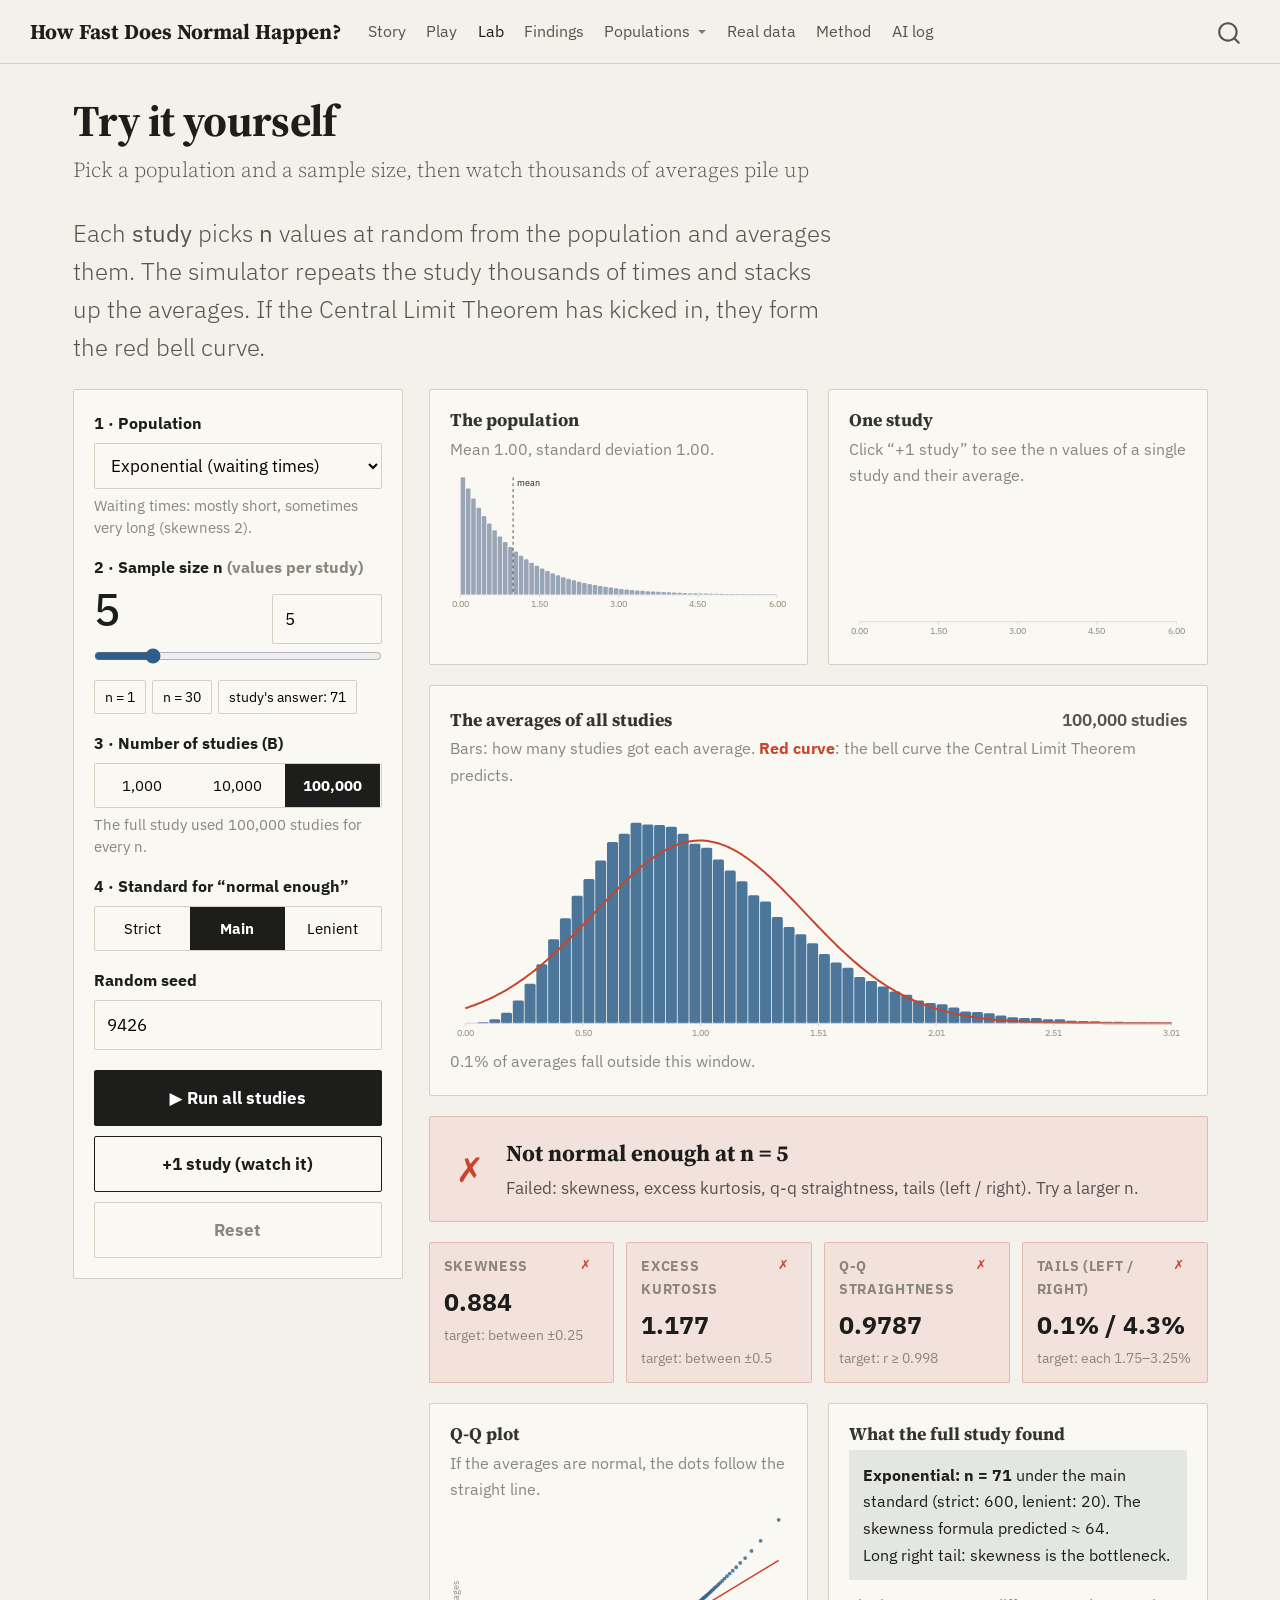
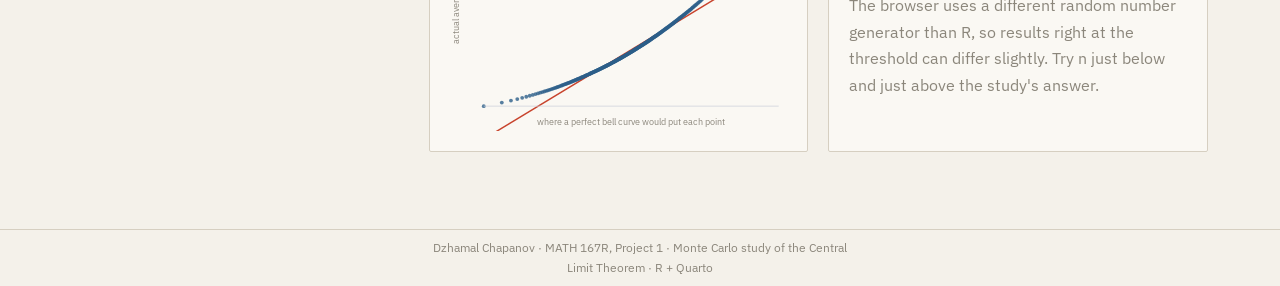
<file: docs/simulator.html>
<!DOCTYPE html>
<html xmlns="http://www.w3.org/1999/xhtml" lang="en" xml:lang="en"><head>

<meta charset="utf-8">
<meta name="generator" content="quarto-1.10.18">

<meta name="viewport" content="width=device-width, initial-scale=1.0, user-scalable=yes">


<title>Try it yourself – How Fast Does Normal Happen?</title>
<style>
/* Default styles provided by pandoc.
** See https://pandoc.org/MANUAL.html#variables-for-html for config info.
*/
span.smallcaps{font-variant: small-caps;}
div.columns{display: flex; gap: 1.5em;}
div.column{flex: auto;}
@media screen {
div.columns{gap: min(4vw, 1.5em);}
div.column{overflow-x: auto;}
}
div.hanging-indent{margin-left: 1.5em; text-indent: -1.5em;}
ul.task-list{list-style: none;}
ul.task-list li input[type="checkbox"] {
  width: 0.8em;
  margin: 0 0.8em 0.2em -1em; /* quarto-specific, see https://github.com/quarto-dev/quarto-cli/issues/4556 */ 
  vertical-align: middle;
}
</style>


<script src="site_libs/quarto-nav/quarto-nav.js"></script>
<script src="site_libs/quarto-nav/headroom.min.js"></script>
<script src="site_libs/clipboard/clipboard.min.js"></script>
<script src="site_libs/quarto-search/autocomplete.umd.js"></script>
<script src="site_libs/quarto-search/fuse.min.js"></script>
<script src="site_libs/quarto-search/quarto-search.js"></script>
<meta name="quarto:offset" content="./">
<script src="site_libs/quarto-html/quarto.js" type="module"></script>
<script src="site_libs/quarto-html/tabsets/tabsets.js" type="module"></script>
<script src="site_libs/quarto-html/popper.min.js"></script>
<script src="site_libs/quarto-html/tippy.umd.min.js"></script>
<script src="site_libs/quarto-html/anchor.min.js"></script>
<link href="site_libs/quarto-html/tippy.css" rel="stylesheet">
<link href="site_libs/quarto-html/quarto-syntax-highlighting-176b1e44b272a30ec08500e73512b2cc.css" rel="stylesheet" id="quarto-text-highlighting-styles">
<script src="site_libs/bootstrap/bootstrap.min.js"></script>
<link href="site_libs/bootstrap/bootstrap-icons.css" rel="stylesheet">
<link href="site_libs/bootstrap/bootstrap-b65a9f5615e514d5d9b06dbfe6bda7e1.min.css" rel="stylesheet" append-hash="true" id="quarto-bootstrap" data-mode="light">
<script id="quarto-search-options" type="application/json">{
  "location": "navbar",
  "copy-button": false,
  "collapse-after": 3,
  "panel-placement": "end",
  "type": "overlay",
  "limit": 50,
  "keyboard-shortcut": [
    "f",
    "/",
    "s"
  ],
  "show-item-context": false,
  "language": {
    "search-no-results-text": "No results",
    "search-matching-documents-text": "matching documents",
    "search-copy-link-title": "Copy link to search",
    "search-hide-matches-text": "Hide additional matches",
    "search-more-match-text": "more match in this document",
    "search-more-matches-text": "more matches in this document",
    "search-clear-button-title": "Clear",
    "search-text-placeholder": "",
    "search-detached-cancel-button-title": "Cancel",
    "search-submit-button-title": "Submit",
    "search-label": "Search"
  }
}</script>
<style>html{ scroll-behavior: smooth; }</style>


</head>

<body class="nav-fixed quarto-light">

<div id="quarto-search-results"></div>
  <header id="quarto-header" class="headroom fixed-top">
    <nav class="navbar navbar-expand-lg " data-bs-theme="dark">
      <div class="navbar-container container-fluid">
      <div class="navbar-brand-container mx-auto">
    <a class="navbar-brand" href="./index.html">
    <span class="navbar-title">How Fast Does Normal Happen?</span>
    </a>
  </div>
            <div id="quarto-search" class="" title="Search"></div>
          <button class="navbar-toggler" type="button" data-bs-toggle="collapse" data-bs-target="#navbarCollapse" aria-controls="navbarCollapse" role="menu" aria-expanded="false" aria-label="Toggle navigation" onclick="if (window.quartoToggleHeadroom) { window.quartoToggleHeadroom(); }">
  <span class="navbar-toggler-icon"></span>
</button>
          <div class="collapse navbar-collapse" id="navbarCollapse">
            <ul class="navbar-nav navbar-nav-scroll me-auto">
  <li class="nav-item">
    <a class="nav-link" href="./index.html"> 
<span class="menu-text">Story</span></a>
  </li>  
  <li class="nav-item">
    <a class="nav-link" href="./play.html"> 
<span class="menu-text">Play</span></a>
  </li>  
  <li class="nav-item">
    <a class="nav-link active" href="./simulator.html" aria-current="page"> 
<span class="menu-text">Lab</span></a>
  </li>  
  <li class="nav-item">
    <a class="nav-link" href="./report.html"> 
<span class="menu-text">Findings</span></a>
  </li>  
  <li class="nav-item dropdown ">
    <a class="nav-link dropdown-toggle" href="#" id="nav-menu-populations" role="link" data-bs-toggle="dropdown" aria-expanded="false">
 <span class="menu-text">Populations</span>
    </a>
    <ul class="dropdown-menu" aria-labelledby="nav-menu-populations">    
        <li>
    <a class="dropdown-item" href="./analysis/01_normal.html">
 <span class="dropdown-text">1 · Normal</span></a>
  </li>  
        <li>
    <a class="dropdown-item" href="./analysis/02_die.html">
 <span class="dropdown-text">2 · Six-sided die</span></a>
  </li>  
        <li>
    <a class="dropdown-item" href="./analysis/03_exponential.html">
 <span class="dropdown-text">3 · Exponential</span></a>
  </li>  
        <li>
    <a class="dropdown-item" href="./analysis/04_binomial.html">
 <span class="dropdown-text">4 · Binomial (5, 0.1)</span></a>
  </li>  
        <li>
    <a class="dropdown-item" href="./analysis/05_cauchy.html">
 <span class="dropdown-text">5 · Cauchy</span></a>
  </li>  
    </ul>
  </li>
  <li class="nav-item">
    <a class="nav-link" href="./analysis/06_real_world_data.html"> 
<span class="menu-text">Real data</span></a>
  </li>  
  <li class="nav-item">
    <a class="nav-link" href="./methods.html"> 
<span class="menu-text">Method</span></a>
  </li>  
  <li class="nav-item">
    <a class="nav-link" href="./AI_prompts.html"> 
<span class="menu-text">AI log</span></a>
  </li>  
</ul>
          </div> <!-- /navcollapse -->
            <div class="quarto-navbar-tools">
</div>
      </div> <!-- /container-fluid -->
    </nav>
</header>
<!-- content -->
<div id="quarto-content" class="quarto-container page-columns page-rows-contents page-layout-full page-navbar">
<!-- sidebar -->
<!-- margin-sidebar -->
    
<!-- main -->
<main class="content column-page" id="quarto-document-content">

<header id="title-block-header" class="quarto-title-block default">
<div class="quarto-title">
<h1 class="title">Try it yourself</h1>
<p class="subtitle lead">Pick a population and a sample size, then watch thousands of averages pile up</p>
</div>



<div class="quarto-title-meta column-page">

    
  
    
  </div>
  


</header>


<link rel="stylesheet" href="assets/site.css">
<div class="lp">
<p class="lead" style="margin:0 0 22px">
  Each <b>study</b> picks <b>n</b> values at random from the population and averages them.
  The simulator repeats the study thousands of times and stacks up the averages.
  If the Central Limit Theorem has kicked in, they form the red bell curve.
</p>
<div class="sim">
  <!-- ============ CONTROLS ============ -->
  <div class="panel controls">
    <label class="ctl" for="pop">1 · Population</label>
    <select id="pop">
      <optgroup label="Textbook distributions">
        <option value="normal">Normal (bell curve)</option>
        <option value="die">Six-sided die</option>
        <option value="exponential" selected="">Exponential (waiting times)</option>
        <option value="binomial">Binomial (5, 0.1): rare-event counts</option>
        <option value="cauchy">Cauchy (extreme tails)</option>
      </optgroup>
      <optgroup label="Real data">
        <option value="faithful">Old Faithful geyser: minutes between eruptions</option>
        <option value="discoveries">Great inventions per year</option>
        <option value="diamonds">Diamond prices (USD)</option>
        <option value="flights">NYC flight arrival delays (minutes)</option>
        <option value="counties">Midwest county populations</option>
        <option value="rivers">North American river lengths (miles)</option>
      </optgroup>
    </select>
    <div class="hint" id="pop-desc"></div>

    <label class="ctl" for="n-slider">2 · Sample size n <span class="note">(values per study)</span></label>
    <div class="n-row"><div class="n-display" id="n-display">5</div>
      <input id="n-input" type="number" min="1" max="5000" value="5" style="width:110px"></div>
    <input id="n-slider" type="range" min="0" max="1000" value="190">
    <div class="quick" id="quick"></div>

    <label class="ctl">3 · Number of studies (B)</label>
    <div class="seg" id="b-seg">
      <button data-b="1000">1,000</button><button data-b="10000">10,000</button><button data-b="100000" class="on">100,000</button>
    </div>
    <div class="hint" id="b-note">The full study used 100,000.</div>

    <label class="ctl">4 · Standard for “normal enough”</label>
    <div class="seg" id="std-seg">
      <button data-s="strict">Strict</button><button data-s="main" class="on">Main</button><button data-s="lenient">Lenient</button>
    </div>

    <label class="ctl" for="seed">Random seed</label>
    <input id="seed" type="number" value="9426">

    <div class="actions">
      <button class="go" id="run">▶ Run all studies</button>
      <button class="one" id="one">+1 study (watch it)</button>
      <button class="reset" id="reset">Reset</button>
    </div>
  </div>

  <!-- ============ STAGE ============ -->
  <div class="stage">
    <div class="row2">
      <div class="panel">
        <h3 class="ph anchored">The population</h3>
        <p class="sub" id="pop-sub">Where each value comes from.</p>
        <svg id="pop-chart" viewbox="0 0 460 200"></svg>
      </div>
      <div class="panel">
        <h3 class="ph anchored">One study</h3>
        <p class="sub" id="one-sub">Click “+1 study” to see the n values of a single study and their average.</p>
        <svg id="one-chart" viewbox="0 0 460 200"></svg>
      </div>
    </div>

    <div class="panel">
      <div class="n-row"><h3 class="ph anchored">The averages of all studies</h3><span class="counter" id="counter">0 studies</span></div>
      <p class="sub">Bars: how many studies got each average. <span style="color:var(--bell);font-weight:700">Red curve</span>: the bell curve the Central Limit Theorem predicts.</p>
      <svg id="hist-chart" viewbox="0 0 960 330"></svg>
      <div class="note" id="hist-note"></div>
    </div>

    <div class="verdict-box idle" id="verdict" aria-live="polite">
      <div class="icon">…</div><div><div class="t">Run the studies to get a verdict</div><div class="d"></div></div>
    </div>

    <div class="score" id="score"></div>

    <div class="row2">
      <div class="panel">
        <h3 class="ph anchored">Q-Q plot</h3>
        <p class="sub">If the averages are normal, the dots follow the straight line.</p>
        <svg id="qq-chart" viewbox="0 0 460 300"></svg>
      </div>
      <div class="panel">
        <h3 class="ph anchored">What the full study found</h3>
        <div class="found" id="found"></div>
        <p class="sub" style="margin-top:12px">The browser uses a different random number generator than R, so results right at
          the threshold can differ slightly. Try n just below and just above the study's answer.</p>
      </div>
    </div>
  </div>
</div>
</div>
<script src="assets/simulator.js" defer=""></script>



<a onclick="window.scrollTo(0, 0); return false;" role="button" id="quarto-back-to-top"><i class="bi bi-arrow-up"></i> Back to top</a></main> <!-- /main -->
<script id="quarto-html-after-body" type="application/javascript">
  window.document.addEventListener("DOMContentLoaded", function (event) {
    const icon = "";
    const anchorJS = new window.AnchorJS();
    anchorJS.options = {
      placement: 'right',
      icon: icon
    };
    anchorJS.add('.anchored');
    const isCodeAnnotation = (el) => {
      for (const clz of el.classList) {
        if (clz.startsWith('code-annotation-')) {                     
          return true;
        }
      }
      return false;
    }
    const onCopySuccess = function(e) {
      // button target
      const button = e.trigger;
      // don't keep focus
      button.blur();
      // flash "checked"
      button.classList.add('code-copy-button-checked');
      var currentTitle = button.getAttribute("title");
      button.setAttribute("title", "Copied!");
      let tooltip;
      if (window.bootstrap) {
        button.setAttribute("data-bs-toggle", "tooltip");
        button.setAttribute("data-bs-placement", "left");
        button.setAttribute("data-bs-title", "Copied!");
        tooltip = new bootstrap.Tooltip(button, 
          { trigger: "manual", 
            customClass: "code-copy-button-tooltip",
            offset: [0, -8]});
        tooltip.show();    
      }
      setTimeout(function() {
        if (tooltip) {
          tooltip.hide();
          button.removeAttribute("data-bs-title");
          button.removeAttribute("data-bs-toggle");
          button.removeAttribute("data-bs-placement");
        }
        button.setAttribute("title", currentTitle);
        button.classList.remove('code-copy-button-checked');
      }, 1000);
      // clear code selection
      e.clearSelection();
    }
    const getTextToCopy = function(trigger) {
      const outerScaffold = trigger.parentElement.cloneNode(true);
      const codeEl = outerScaffold.querySelector('code');
      for (const childEl of codeEl.children) {
        if (isCodeAnnotation(childEl)) {
          childEl.remove();
        }
      }
      return codeEl.innerText;
    }
    const clipboard = new window.ClipboardJS('.code-copy-button:not([data-in-quarto-modal])', {
      text: getTextToCopy
    });
    clipboard.on('success', onCopySuccess);
    if (window.document.getElementById('quarto-embedded-source-code-modal')) {
      const clipboardModal = new window.ClipboardJS('.code-copy-button[data-in-quarto-modal]', {
        text: getTextToCopy,
        container: window.document.getElementById('quarto-embedded-source-code-modal')
      });
      clipboardModal.on('success', onCopySuccess);
    }
      var localhostRegex = new RegExp(/^(?:http|https):\/\/localhost\:?[0-9]*\//);
      var mailtoRegex = new RegExp(/^mailto:/);
        var filterRegex = new RegExp("https:\/\/jamv8\.github\.io\/how-fast-does-normal-happen\/");
      var isInternal = (href) => {
          return filterRegex.test(href) || localhostRegex.test(href) || mailtoRegex.test(href);
      }
      // Inspect non-navigation links and adorn them if external
     var links = window.document.querySelectorAll('a[href]:not(.nav-link):not(.navbar-brand):not(.toc-action):not(.sidebar-link):not(.sidebar-item-toggle):not(.pagination-link):not(.no-external):not([aria-hidden]):not(.dropdown-item):not(.quarto-navigation-tool):not(.about-link)');
      for (var i=0; i<links.length; i++) {
        const link = links[i];
        if (!isInternal(link.href)) {
          // undo the damage that might have been done by quarto-nav.js in the case of
          // links that we want to consider external
          if (link.dataset.originalHref !== undefined) {
            link.href = link.dataset.originalHref;
          }
            // target, if specified
            link.setAttribute("target", "_blank");
            if (link.getAttribute("rel") === null) {
              link.setAttribute("rel", "noopener");
            }
        }
      }
    function tippyHover(el, contentFn, onTriggerFn, onUntriggerFn) {
      const config = {
        allowHTML: true,
        maxWidth: 500,
        delay: 100,
        arrow: false,
        appendTo: function(el) {
            return el.parentElement;
        },
        interactive: true,
        interactiveBorder: 10,
        theme: 'quarto',
        placement: 'bottom-start',
      };
      if (contentFn) {
        config.content = contentFn;
      }
      if (onTriggerFn) {
        config.onTrigger = onTriggerFn;
      }
      if (onUntriggerFn) {
        config.onUntrigger = onUntriggerFn;
      }
      window.tippy(el, config); 
    }
    const noterefs = window.document.querySelectorAll('a[role="doc-noteref"]');
    for (var i=0; i<noterefs.length; i++) {
      const ref = noterefs[i];
      tippyHover(ref, function() {
        // use id or data attribute instead here
        let href = ref.getAttribute('data-footnote-href') || ref.getAttribute('href');
        try { href = new URL(href).hash; } catch {}
        const id = href.replace(/^#\/?/, "");
        const note = window.document.getElementById(id);
        if (note) {
          return note.innerHTML;
        } else {
          return "";
        }
      });
    }
    const xrefs = window.document.querySelectorAll('a.quarto-xref');
    const processXRef = (id, note) => {
      // Strip column container classes
      const stripColumnClz = (el) => {
        el.classList.remove("page-full", "page-columns");
        if (el.children) {
          for (const child of el.children) {
            stripColumnClz(child);
          }
        }
      }
      stripColumnClz(note)
      if (id === null || id.startsWith('sec-')) {
        // Special case sections, only their first couple elements
        const container = document.createElement("div");
        if (note.children && note.children.length > 2) {
          container.appendChild(note.children[0].cloneNode(true));
          for (let i = 1; i < note.children.length; i++) {
            const child = note.children[i];
            if (child.tagName === "P" && child.innerText === "") {
              continue;
            } else {
              container.appendChild(child.cloneNode(true));
              break;
            }
          }
          if (window.Quarto?.typesetMath) {
            window.Quarto.typesetMath(container);
          }
          return container.innerHTML
        } else {
          if (window.Quarto?.typesetMath) {
            window.Quarto.typesetMath(note);
          }
          return note.innerHTML;
        }
      } else {
        // Remove any anchor links if they are present
        const anchorLink = note.querySelector('a.anchorjs-link');
        if (anchorLink) {
          anchorLink.remove();
        }
        if (window.Quarto?.typesetMath) {
          window.Quarto.typesetMath(note);
        }
        if (note.classList.contains("callout")) {
          return note.outerHTML;
        } else {
          return note.innerHTML;
        }
      }
    }
    for (var i=0; i<xrefs.length; i++) {
      const xref = xrefs[i];
      tippyHover(xref, undefined, function(instance) {
        instance.disable();
        let url = xref.getAttribute('href');
        let hash = undefined; 
        if (url.startsWith('#')) {
          hash = url;
        } else {
          try { hash = new URL(url).hash; } catch {}
        }
        if (hash) {
          const id = hash.replace(/^#\/?/, "");
          const note = window.document.getElementById(id);
          if (note !== null) {
            try {
              const html = processXRef(id, note.cloneNode(true));
              instance.setContent(html);
            } finally {
              instance.enable();
              instance.show();
            }
          } else {
            // See if we can fetch this
            fetch(url.split('#')[0])
            .then(res => res.text())
            .then(html => {
              const parser = new DOMParser();
              const htmlDoc = parser.parseFromString(html, "text/html");
              const note = htmlDoc.getElementById(id);
              if (note !== null) {
                const html = processXRef(id, note);
                instance.setContent(html);
              } 
            }).finally(() => {
              instance.enable();
              instance.show();
            });
          }
        } else {
          // See if we can fetch a full url (with no hash to target)
          // This is a special case and we should probably do some content thinning / targeting
          fetch(url)
          .then(res => res.text())
          .then(html => {
            const parser = new DOMParser();
            const htmlDoc = parser.parseFromString(html, "text/html");
            const note = htmlDoc.querySelector('main.content');
            if (note !== null) {
              // This should only happen for chapter cross references
              // (since there is no id in the URL)
              // remove the first header
              if (note.children.length > 0 && note.children[0].tagName === "HEADER") {
                note.children[0].remove();
              }
              const html = processXRef(null, note);
              instance.setContent(html);
            } 
          }).finally(() => {
            instance.enable();
            instance.show();
          });
        }
      }, function(instance) {
      });
    }
        let selectedAnnoteEl;
        const selectorForAnnotation = ( cell, annotation) => {
          let cellAttr = 'data-code-cell="' + cell + '"';
          let lineAttr = 'data-code-annotation="' +  annotation + '"';
          const selector = 'span[' + cellAttr + '][' + lineAttr + ']';
          return selector;
        }
        const selectCodeLines = (annoteEl) => {
          const doc = window.document;
          const targetCell = annoteEl.getAttribute("data-target-cell");
          const targetAnnotation = annoteEl.getAttribute("data-target-annotation");
          const annoteSpan = window.document.querySelector(selectorForAnnotation(targetCell, targetAnnotation));
          const lines = annoteSpan.getAttribute("data-code-lines").split(",");
          const lineIds = lines.map((line) => {
            return targetCell + "-" + line;
          })
          let top = null;
          let height = null;
          let parent = null;
          if (lineIds.length > 0) {
              //compute the position of the single el (top and bottom and make a div)
              const el = window.document.getElementById(lineIds[0]);
              top = el.offsetTop;
              height = el.offsetHeight;
              parent = el.parentElement.parentElement;
            if (lineIds.length > 1) {
              const lastEl = window.document.getElementById(lineIds[lineIds.length - 1]);
              const bottom = lastEl.offsetTop + lastEl.offsetHeight;
              height = bottom - top;
            }
            if (top !== null && height !== null && parent !== null) {
              // cook up a div (if necessary) and position it 
              let div = window.document.getElementById("code-annotation-line-highlight");
              if (div === null) {
                div = window.document.createElement("div");
                div.setAttribute("id", "code-annotation-line-highlight");
                div.style.position = 'absolute';
                parent.appendChild(div);
              }
              div.style.top = top - 2 + "px";
              div.style.height = height + 4 + "px";
              div.style.left = 0;
              let gutterDiv = window.document.getElementById("code-annotation-line-highlight-gutter");
              if (gutterDiv === null) {
                gutterDiv = window.document.createElement("div");
                gutterDiv.setAttribute("id", "code-annotation-line-highlight-gutter");
                gutterDiv.style.position = 'absolute';
                const codeCell = window.document.getElementById(targetCell);
                const gutter = codeCell.querySelector('.code-annotation-gutter');
                gutter.appendChild(gutterDiv);
              }
              gutterDiv.style.top = top - 2 + "px";
              gutterDiv.style.height = height + 4 + "px";
            }
            selectedAnnoteEl = annoteEl;
          }
        };
        const unselectCodeLines = () => {
          const elementsIds = ["code-annotation-line-highlight", "code-annotation-line-highlight-gutter"];
          elementsIds.forEach((elId) => {
            const div = window.document.getElementById(elId);
            if (div) {
              div.remove();
            }
          });
          selectedAnnoteEl = undefined;
        };
          // Handle positioning of the toggle
      window.addEventListener(
        "resize",
        throttle(() => {
          elRect = undefined;
          if (selectedAnnoteEl) {
            selectCodeLines(selectedAnnoteEl);
          }
        }, 10)
      );
      function throttle(fn, ms) {
      let throttle = false;
      let timer;
        return (...args) => {
          if(!throttle) { // first call gets through
              fn.apply(this, args);
              throttle = true;
          } else { // all the others get throttled
              if(timer) clearTimeout(timer); // cancel #2
              timer = setTimeout(() => {
                fn.apply(this, args);
                timer = throttle = false;
              }, ms);
          }
        };
      }
        // Attach click handler to the DT
        const annoteDls = window.document.querySelectorAll('dt[data-target-cell]');
        for (const annoteDlNode of annoteDls) {
          annoteDlNode.addEventListener('click', (event) => {
            const clickedEl = event.target;
            if (clickedEl !== selectedAnnoteEl) {
              unselectCodeLines();
              const activeEl = window.document.querySelector('dt[data-target-cell].code-annotation-active');
              if (activeEl) {
                activeEl.classList.remove('code-annotation-active');
              }
              selectCodeLines(clickedEl);
              clickedEl.classList.add('code-annotation-active');
            } else {
              // Unselect the line
              unselectCodeLines();
              clickedEl.classList.remove('code-annotation-active');
            }
          });
        }
    const findCites = (el) => {
      const parentEl = el.parentElement;
      if (parentEl) {
        const cites = parentEl.dataset.cites;
        if (cites) {
          return {
            el,
            cites: cites.split(' ')
          };
        } else {
          return findCites(el.parentElement)
        }
      } else {
        return undefined;
      }
    };
    var bibliorefs = window.document.querySelectorAll('a[role="doc-biblioref"]');
    for (var i=0; i<bibliorefs.length; i++) {
      const ref = bibliorefs[i];
      const citeInfo = findCites(ref);
      if (citeInfo) {
        tippyHover(citeInfo.el, function() {
          var popup = window.document.createElement('div');
          citeInfo.cites.forEach(function(cite) {
            var citeDiv = window.document.createElement('div');
            citeDiv.classList.add('hanging-indent');
            citeDiv.classList.add('csl-entry');
            var biblioDiv = window.document.getElementById('ref-' + cite);
            if (biblioDiv) {
              citeDiv.innerHTML = biblioDiv.innerHTML;
            }
            popup.appendChild(citeDiv);
          });
          return popup.innerHTML;
        });
      }
    }
  });
  </script>
</div> <!-- /content -->
<footer class="footer">
  <div class="nav-footer">
    <div class="nav-footer-left">
      &nbsp;
    </div>   
    <div class="nav-footer-center">
<p>Dzhamal Chapanov · MATH 167R, Project 1 · Monte Carlo study of the Central Limit Theorem · R + Quarto</p>
</div>
    <div class="nav-footer-right">
      &nbsp;
    </div>
  </div>
</footer>




<script src="site_libs/quarto-html/zenscroll-min.js"></script>
</body></html>
</file>
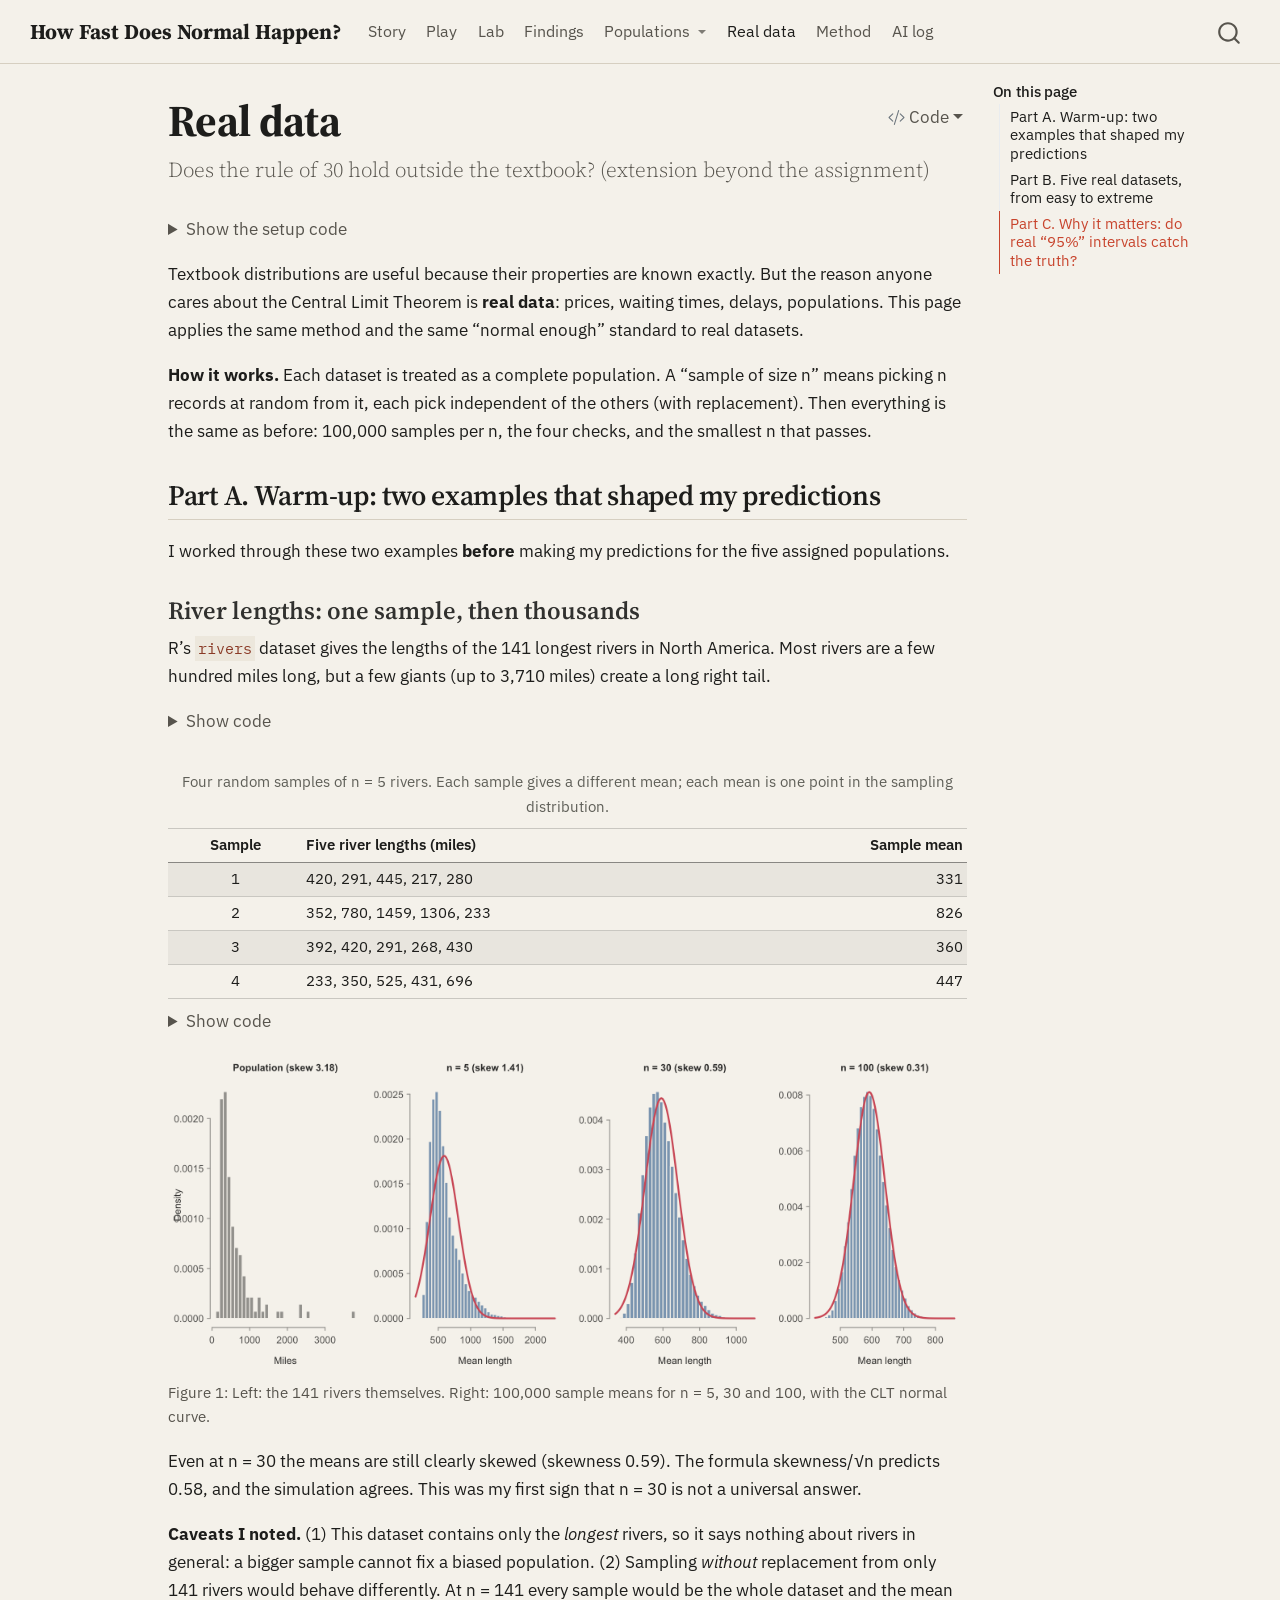
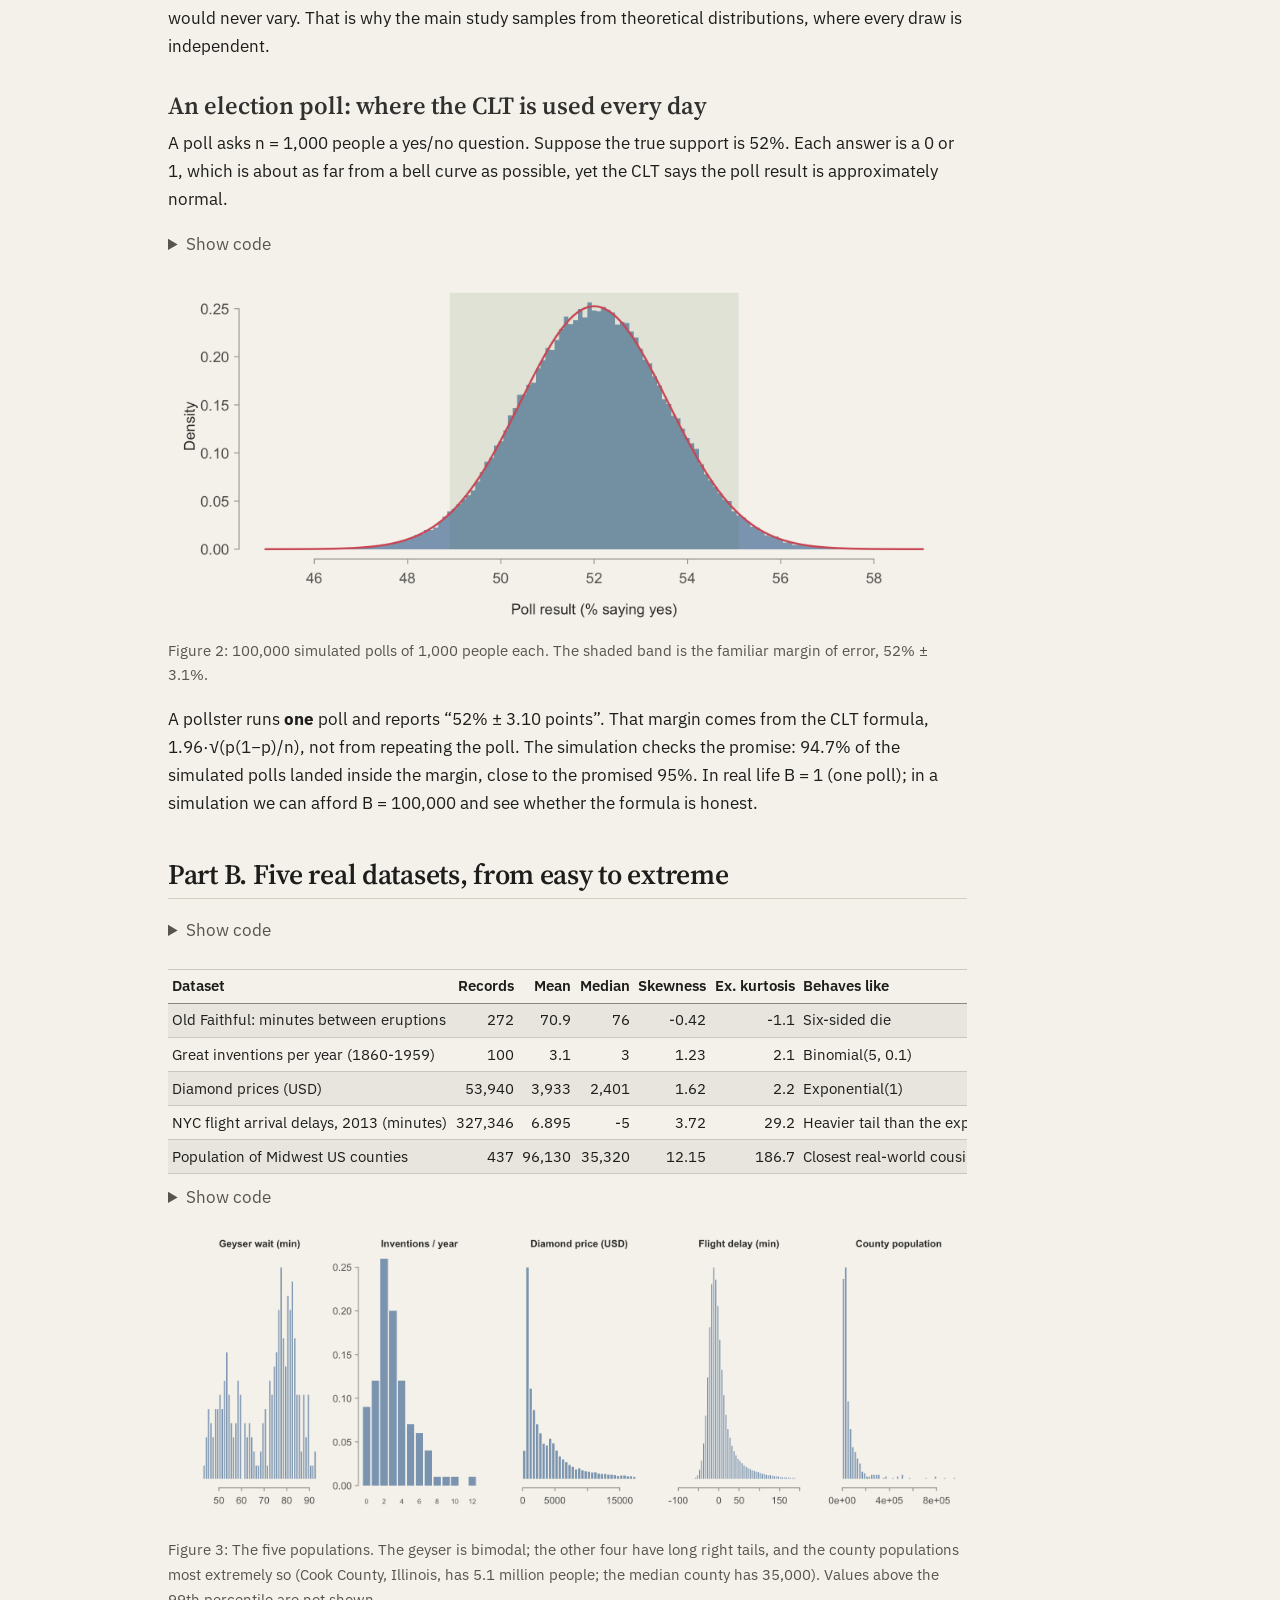
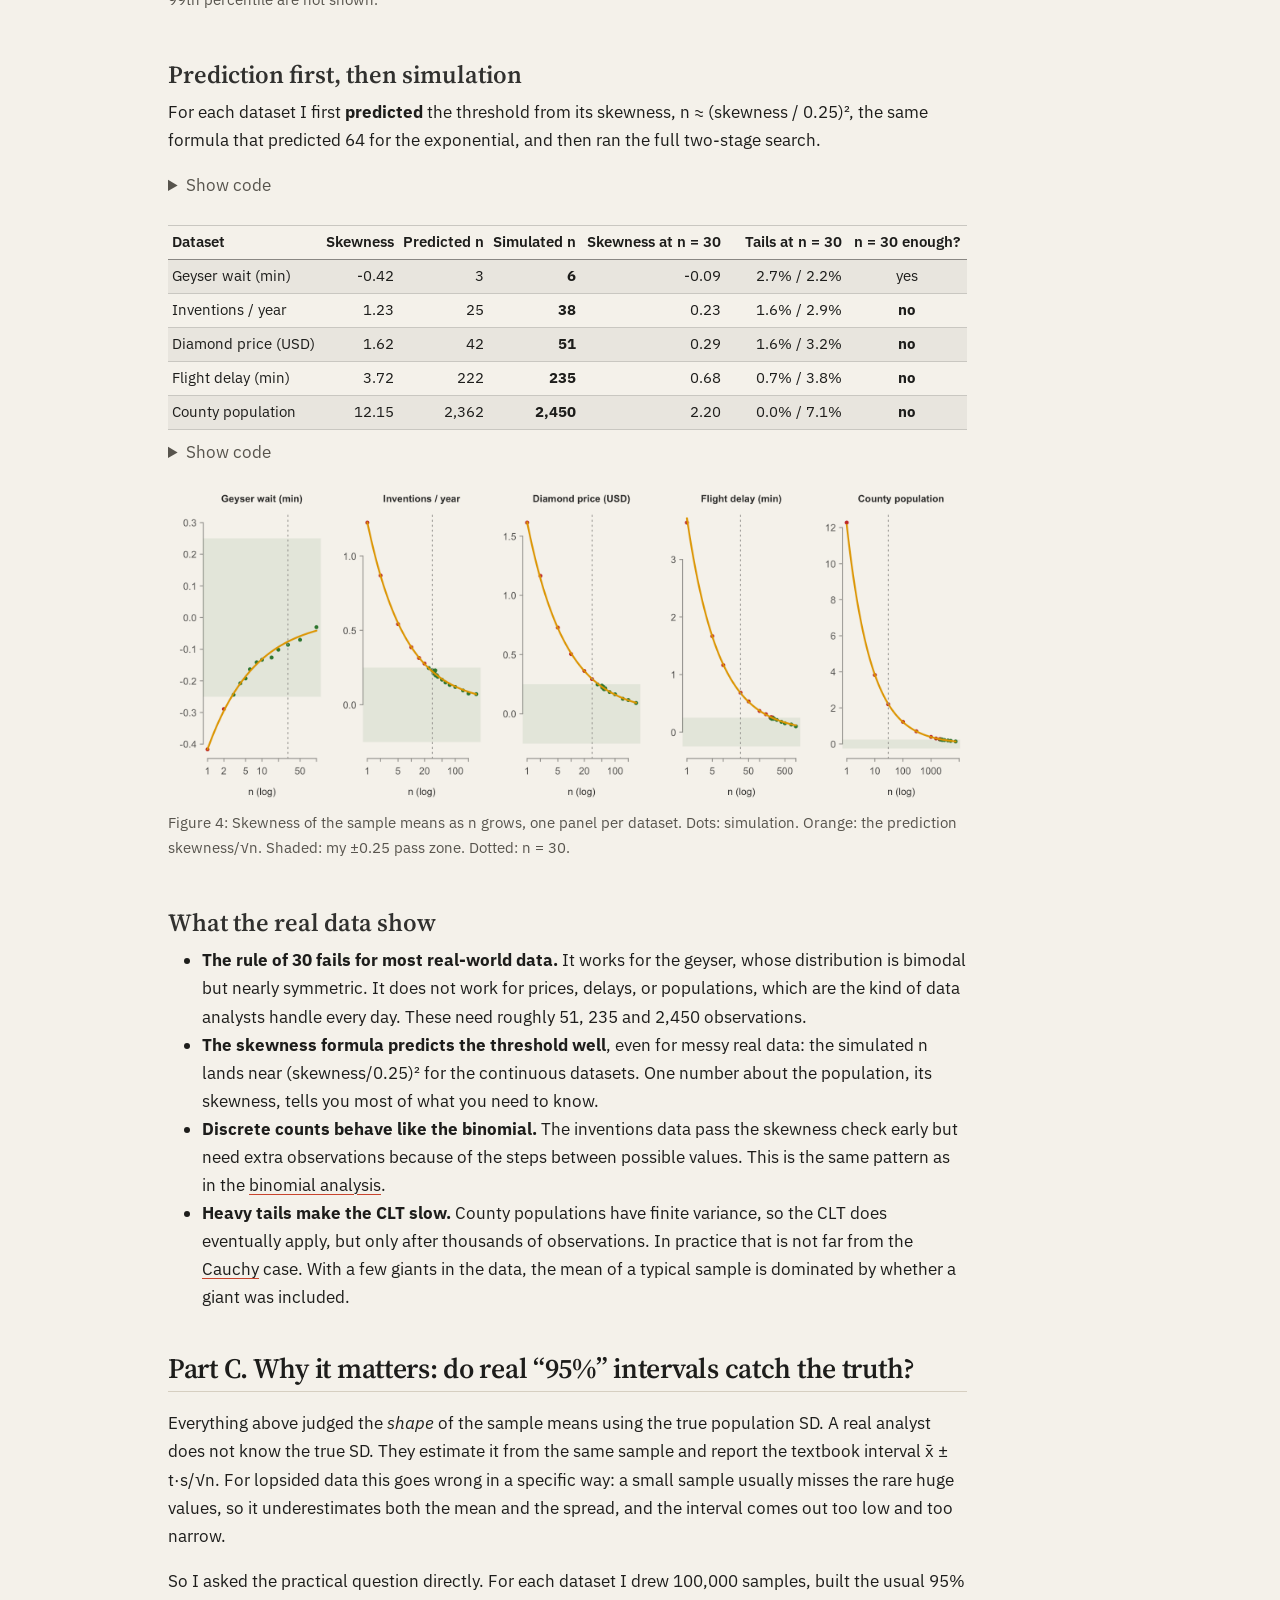
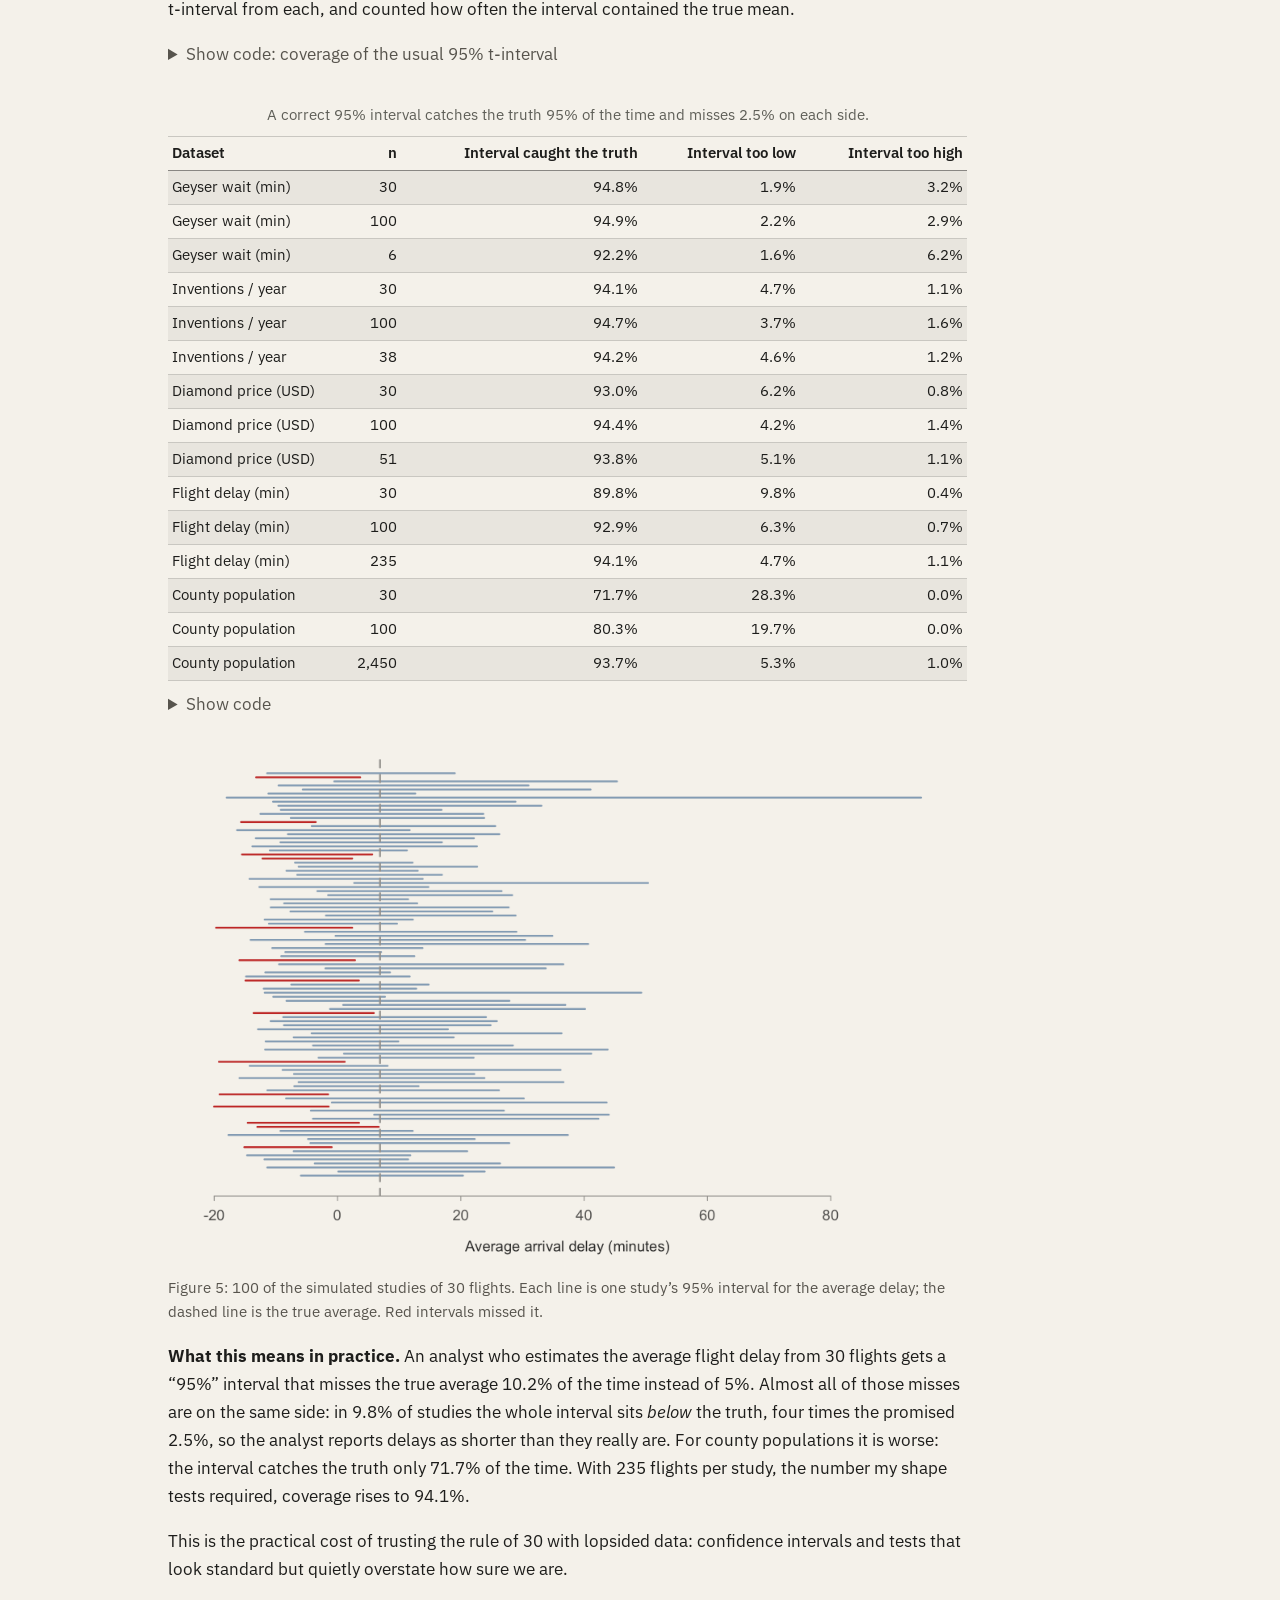
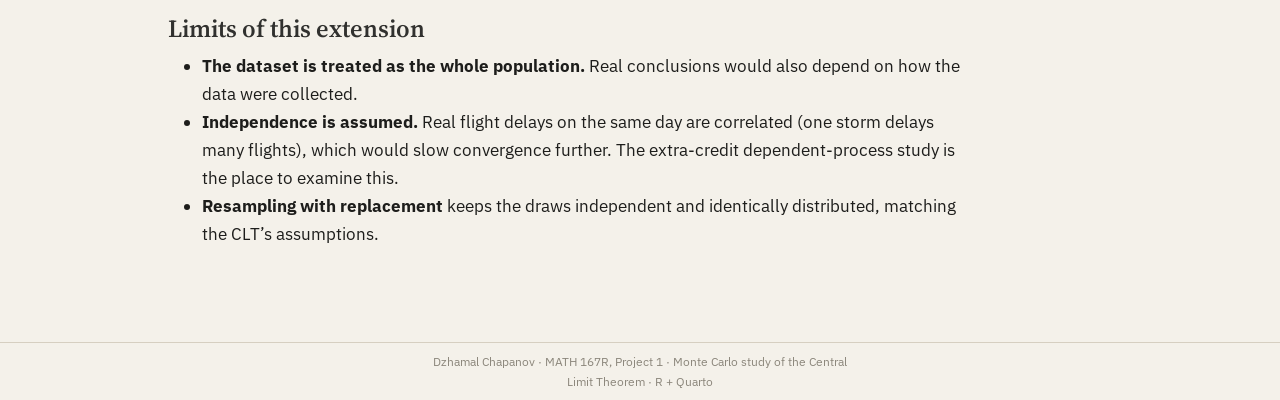
<file: docs/analysis/06_real_world_data.html>
<!DOCTYPE html>
<html xmlns="http://www.w3.org/1999/xhtml" lang="en" xml:lang="en"><head>

<meta charset="utf-8">
<meta name="generator" content="quarto-1.10.18">

<meta name="viewport" content="width=device-width, initial-scale=1.0, user-scalable=yes">


<title>Real data – How Fast Does Normal Happen?</title>
<style>
/* Default styles provided by pandoc.
** See https://pandoc.org/MANUAL.html#variables-for-html for config info.
*/
span.smallcaps{font-variant: small-caps;}
div.columns{display: flex; gap: 1.5em;}
div.column{flex: auto;}
@media screen {
div.columns{gap: min(4vw, 1.5em);}
div.column{overflow-x: auto;}
}
div.hanging-indent{margin-left: 1.5em; text-indent: -1.5em;}
ul.task-list{list-style: none;}
ul.task-list li input[type="checkbox"] {
  width: 0.8em;
  margin: 0 0.8em 0.2em -1em; /* quarto-specific, see https://github.com/quarto-dev/quarto-cli/issues/4556 */ 
  vertical-align: middle;
}
/* CSS for syntax highlighting */
html { -webkit-text-size-adjust: 100%; }
pre > code.sourceCode { white-space: pre; position: relative; }
pre > code.sourceCode > span { display: inline-block; line-height: 1.25; }
pre > code.sourceCode > span:empty { height: 1.2em; }
.sourceCode { overflow: visible; }
code.sourceCode > span { color: inherit; text-decoration: inherit; }
div.sourceCode { margin: 1em 0; }
pre.sourceCode { margin: 0; }
@media screen {
div.sourceCode { overflow: auto; }
}
@media print {
pre > code.sourceCode { white-space: pre-wrap; }
pre > code.sourceCode > span { text-indent: -5em; padding-left: 5em; }
}
pre.numberSource code
  { counter-reset: source-line 0; }
pre.numberSource code > span
  { position: relative; left: -4em; counter-increment: source-line; }
pre.numberSource code > span > a:first-child::before
  { content: counter(source-line);
    position: relative; left: -1em; text-align: right; vertical-align: baseline;
    border: none; display: inline-block;
    -webkit-touch-callout: none; -webkit-user-select: none;
    -khtml-user-select: none; -moz-user-select: none;
    -ms-user-select: none; user-select: none;
    padding: 0 4px; width: 4em;
  }
pre.numberSource { margin-left: 3em;  padding-left: 4px; }
div.sourceCode
  {   }
@media screen {
pre > code.sourceCode > span > a:first-child::before { text-decoration: underline; }
}
</style>


<script src="../site_libs/quarto-nav/quarto-nav.js"></script>
<script src="../site_libs/quarto-nav/headroom.min.js"></script>
<script src="../site_libs/clipboard/clipboard.min.js"></script>
<script src="../site_libs/quarto-search/autocomplete.umd.js"></script>
<script src="../site_libs/quarto-search/fuse.min.js"></script>
<script src="../site_libs/quarto-search/quarto-search.js"></script>
<meta name="quarto:offset" content="../">
<script src="../site_libs/quarto-html/quarto.js" type="module"></script>
<script src="../site_libs/quarto-html/tabsets/tabsets.js" type="module"></script>
<script src="../site_libs/quarto-html/popper.min.js"></script>
<script src="../site_libs/quarto-html/tippy.umd.min.js"></script>
<script src="../site_libs/quarto-html/anchor.min.js"></script>
<link href="../site_libs/quarto-html/tippy.css" rel="stylesheet">
<link href="../site_libs/quarto-html/quarto-syntax-highlighting-176b1e44b272a30ec08500e73512b2cc.css" rel="stylesheet" id="quarto-text-highlighting-styles">
<script src="../site_libs/bootstrap/bootstrap.min.js"></script>
<link href="../site_libs/bootstrap/bootstrap-icons.css" rel="stylesheet">
<link href="../site_libs/bootstrap/bootstrap-b65a9f5615e514d5d9b06dbfe6bda7e1.min.css" rel="stylesheet" append-hash="true" id="quarto-bootstrap" data-mode="light">
<script id="quarto-search-options" type="application/json">{
  "location": "navbar",
  "copy-button": false,
  "collapse-after": 3,
  "panel-placement": "end",
  "type": "overlay",
  "limit": 50,
  "keyboard-shortcut": [
    "f",
    "/",
    "s"
  ],
  "show-item-context": false,
  "language": {
    "search-no-results-text": "No results",
    "search-matching-documents-text": "matching documents",
    "search-copy-link-title": "Copy link to search",
    "search-hide-matches-text": "Hide additional matches",
    "search-more-match-text": "more match in this document",
    "search-more-matches-text": "more matches in this document",
    "search-clear-button-title": "Clear",
    "search-text-placeholder": "",
    "search-detached-cancel-button-title": "Cancel",
    "search-submit-button-title": "Submit",
    "search-label": "Search"
  }
}</script>
<style>html{ scroll-behavior: smooth; }</style>


</head>

<body class="nav-fixed quarto-light">

<div id="quarto-search-results"></div>
  <header id="quarto-header" class="headroom fixed-top">
    <nav class="navbar navbar-expand-lg " data-bs-theme="dark">
      <div class="navbar-container container-fluid">
      <div class="navbar-brand-container mx-auto">
    <a class="navbar-brand" href="../index.html">
    <span class="navbar-title">How Fast Does Normal Happen?</span>
    </a>
  </div>
            <div id="quarto-search" class="" title="Search"></div>
          <button class="navbar-toggler" type="button" data-bs-toggle="collapse" data-bs-target="#navbarCollapse" aria-controls="navbarCollapse" role="menu" aria-expanded="false" aria-label="Toggle navigation" onclick="if (window.quartoToggleHeadroom) { window.quartoToggleHeadroom(); }">
  <span class="navbar-toggler-icon"></span>
</button>
          <div class="collapse navbar-collapse" id="navbarCollapse">
            <ul class="navbar-nav navbar-nav-scroll me-auto">
  <li class="nav-item">
    <a class="nav-link" href="../index.html"> 
<span class="menu-text">Story</span></a>
  </li>  
  <li class="nav-item">
    <a class="nav-link" href="../play.html"> 
<span class="menu-text">Play</span></a>
  </li>  
  <li class="nav-item">
    <a class="nav-link" href="../simulator.html"> 
<span class="menu-text">Lab</span></a>
  </li>  
  <li class="nav-item">
    <a class="nav-link" href="../report.html"> 
<span class="menu-text">Findings</span></a>
  </li>  
  <li class="nav-item dropdown ">
    <a class="nav-link dropdown-toggle" href="#" id="nav-menu-populations" role="link" data-bs-toggle="dropdown" aria-expanded="false">
 <span class="menu-text">Populations</span>
    </a>
    <ul class="dropdown-menu" aria-labelledby="nav-menu-populations">    
        <li>
    <a class="dropdown-item" href="../analysis/01_normal.html">
 <span class="dropdown-text">1 · Normal</span></a>
  </li>  
        <li>
    <a class="dropdown-item" href="../analysis/02_die.html">
 <span class="dropdown-text">2 · Six-sided die</span></a>
  </li>  
        <li>
    <a class="dropdown-item" href="../analysis/03_exponential.html">
 <span class="dropdown-text">3 · Exponential</span></a>
  </li>  
        <li>
    <a class="dropdown-item" href="../analysis/04_binomial.html">
 <span class="dropdown-text">4 · Binomial (5, 0.1)</span></a>
  </li>  
        <li>
    <a class="dropdown-item" href="../analysis/05_cauchy.html">
 <span class="dropdown-text">5 · Cauchy</span></a>
  </li>  
    </ul>
  </li>
  <li class="nav-item">
    <a class="nav-link active" href="../analysis/06_real_world_data.html" aria-current="page"> 
<span class="menu-text">Real data</span></a>
  </li>  
  <li class="nav-item">
    <a class="nav-link" href="../methods.html"> 
<span class="menu-text">Method</span></a>
  </li>  
  <li class="nav-item">
    <a class="nav-link" href="../AI_prompts.html"> 
<span class="menu-text">AI log</span></a>
  </li>  
</ul>
          </div> <!-- /navcollapse -->
            <div class="quarto-navbar-tools">
</div>
      </div> <!-- /container-fluid -->
    </nav>
</header>
<!-- content -->
<div id="quarto-content" class="quarto-container page-columns page-rows-contents page-layout-article page-navbar">
<!-- sidebar -->
<!-- margin-sidebar -->
    <div id="quarto-margin-sidebar" class="sidebar margin-sidebar">
        <nav id="TOC" role="doc-toc" class="toc-active">
    <h2 id="toc-title">On this page</h2>
   
  <ul class="collapse">
  <li><a href="#part-a.-warm-up-two-examples-that-shaped-my-predictions" id="toc-part-a.-warm-up-two-examples-that-shaped-my-predictions" class="nav-link active" data-scroll-target="#part-a.-warm-up-two-examples-that-shaped-my-predictions">Part A. Warm-up: two examples that shaped my predictions</a></li>
  <li><a href="#part-b.-five-real-datasets-from-easy-to-extreme" id="toc-part-b.-five-real-datasets-from-easy-to-extreme" class="nav-link" data-scroll-target="#part-b.-five-real-datasets-from-easy-to-extreme">Part B. Five real datasets, from easy to extreme</a></li>
  <li><a href="#part-c.-why-it-matters-do-real-95-intervals-catch-the-truth" id="toc-part-c.-why-it-matters-do-real-95-intervals-catch-the-truth" class="nav-link" data-scroll-target="#part-c.-why-it-matters-do-real-95-intervals-catch-the-truth">Part C. Why it matters: do real “95%” intervals catch the truth?</a></li>
  </ul>
</nav>
    </div>
<!-- main -->
<main class="content" id="quarto-document-content">

<header id="title-block-header" class="quarto-title-block default">
<div class="quarto-title">
<div class="quarto-title-block"><div><h1 class="title">Real data</h1><button type="button" class="btn code-tools-button dropdown-toggle" id="quarto-code-tools-menu" data-bs-toggle="dropdown" aria-expanded="false"><i class="bi"></i> Code</button><ul class="dropdown-menu dropdown-menu-end" aria-labelelledby="quarto-code-tools-menu"><li><a id="quarto-show-all-code" class="dropdown-item" href="javascript:void(0)" role="button">Show All Code</a></li><li><a id="quarto-hide-all-code" class="dropdown-item" href="javascript:void(0)" role="button">Hide All Code</a></li><li><hr class="dropdown-divider"></li><li><a id="quarto-view-source" class="dropdown-item" href="javascript:void(0)" role="button">View Source</a></li></ul></div></div>
<p class="subtitle lead">Does the rule of 30 hold outside the textbook? (extension beyond the assignment)</p>
</div>



<div class="quarto-title-meta">

    
  
    
  </div>
  


</header>


<div class="cell">
<details class="code-fold">
<summary>Show the setup code</summary>
<div class="code-copy-outer-scaffold"><div class="sourceCode cell-code" id="cb1"><pre class="sourceCode r code-with-copy"><code class="sourceCode r"><span id="cb1-1"><a href="#cb1-1" aria-hidden="true" tabindex="-1"></a><span class="fu">source</span>(<span class="st">"../R/clt_functions.R"</span>)</span>
<span id="cb1-2"><a href="#cb1-2" aria-hidden="true" tabindex="-1"></a></span>
<span id="cb1-3"><a href="#cb1-3" aria-hidden="true" tabindex="-1"></a><span class="co"># Treat a real dataset as the population: each observation in a sample is</span></span>
<span id="cb1-4"><a href="#cb1-4" aria-hidden="true" tabindex="-1"></a><span class="co"># drawn at random (with replacement) from the dataset.</span></span>
<span id="cb1-5"><a href="#cb1-5" aria-hidden="true" tabindex="-1"></a>from_data <span class="ot">&lt;-</span> <span class="cf">function</span>(x) <span class="cf">function</span>(n) <span class="fu">sample</span>(x, n, <span class="at">replace =</span> <span class="cn">TRUE</span>)</span>
<span id="cb1-6"><a href="#cb1-6" aria-hidden="true" tabindex="-1"></a>pop_sd    <span class="ot">&lt;-</span> <span class="cf">function</span>(x) <span class="fu">sqrt</span>(<span class="fu">mean</span>((x <span class="sc">-</span> <span class="fu">mean</span>(x))<span class="sc">^</span><span class="dv">2</span>))   <span class="co"># SD of the whole population (divide by N)</span></span></code></pre></div><button title="Copy to Clipboard" class="code-copy-button"><i class="bi"></i></button></div>
</details>
</div>
<p>Textbook distributions are useful because their properties are known exactly. But the reason anyone cares about the Central Limit Theorem is <strong>real data</strong>: prices, waiting times, delays, populations. This page applies the same method and the same “normal enough” standard to real datasets.</p>
<p><strong>How it works.</strong> Each dataset is treated as a complete population. A “sample of size n” means picking n records at random from it, each pick independent of the others (with replacement). Then everything is the same as before: 100,000 samples per n, the four checks, and the smallest n that passes.</p>
<section id="part-a.-warm-up-two-examples-that-shaped-my-predictions" class="level2">
<h2 class="anchored" data-anchor-id="part-a.-warm-up-two-examples-that-shaped-my-predictions">Part A. Warm-up: two examples that shaped my predictions</h2>
<p>I worked through these two examples <strong>before</strong> making my predictions for the five assigned populations.</p>
<section id="river-lengths-one-sample-then-thousands" class="level3">
<h3 class="anchored" data-anchor-id="river-lengths-one-sample-then-thousands">River lengths: one sample, then thousands</h3>
<p>R’s <code>rivers</code> dataset gives the lengths of the 141 longest rivers in North America. Most rivers are a few hundred miles long, but a few giants (up to 3,710 miles) create a long right tail.</p>
<div class="cell">
<details class="code-fold">
<summary>Show code</summary>
<div class="code-copy-outer-scaffold"><div class="sourceCode cell-code" id="cb2"><pre class="sourceCode r code-with-copy"><code class="sourceCode r"><span id="cb2-1"><a href="#cb2-1" aria-hidden="true" tabindex="-1"></a>riv <span class="ot">&lt;-</span> <span class="fu">as.numeric</span>(rivers)</span>
<span id="cb2-2"><a href="#cb2-2" aria-hidden="true" tabindex="-1"></a><span class="fu">set.seed</span>(student_id)</span>
<span id="cb2-3"><a href="#cb2-3" aria-hidden="true" tabindex="-1"></a>five <span class="ot">&lt;-</span> <span class="fu">t</span>(<span class="fu">replicate</span>(<span class="dv">4</span>, <span class="fu">sample</span>(riv, <span class="dv">5</span>, <span class="at">replace =</span> <span class="cn">TRUE</span>)))</span>
<span id="cb2-4"><a href="#cb2-4" aria-hidden="true" tabindex="-1"></a>knitr<span class="sc">::</span><span class="fu">kable</span>(<span class="fu">data.frame</span>(<span class="at">Sample =</span> <span class="dv">1</span><span class="sc">:</span><span class="dv">4</span>,</span>
<span id="cb2-5"><a href="#cb2-5" aria-hidden="true" tabindex="-1"></a>                        <span class="st">`</span><span class="at">Five river lengths (miles)</span><span class="st">`</span> <span class="ot">=</span> <span class="fu">apply</span>(five, <span class="dv">1</span>, paste, <span class="at">collapse =</span> <span class="st">", "</span>),</span>
<span id="cb2-6"><a href="#cb2-6" aria-hidden="true" tabindex="-1"></a>                        <span class="st">`</span><span class="at">Sample mean</span><span class="st">`</span> <span class="ot">=</span> <span class="fu">num</span>(<span class="fu">round</span>(<span class="fu">rowMeans</span>(five))), <span class="at">check.names =</span> <span class="cn">FALSE</span>),</span>
<span id="cb2-7"><a href="#cb2-7" aria-hidden="true" tabindex="-1"></a>             <span class="at">align =</span> <span class="st">"clr"</span>, <span class="at">caption =</span> <span class="st">"Four random samples of n = 5 rivers. Each sample gives a different mean; each mean is one point in the sampling distribution."</span>)</span></code></pre></div><button title="Copy to Clipboard" class="code-copy-button"><i class="bi"></i></button></div>
</details>
<div class="cell-output-display">
<table class="caption-top table table-sm table-striped small">
<caption>Four random samples of n = 5 rivers. Each sample gives a different mean; each mean is one point in the sampling distribution.</caption>
<thead>
<tr class="header">
<th style="text-align: center;">Sample</th>
<th style="text-align: left;">Five river lengths (miles)</th>
<th style="text-align: right;">Sample mean</th>
</tr>
</thead>
<tbody>
<tr class="odd">
<td style="text-align: center;">1</td>
<td style="text-align: left;">420, 291, 445, 217, 280</td>
<td style="text-align: right;">331</td>
</tr>
<tr class="even">
<td style="text-align: center;">2</td>
<td style="text-align: left;">352, 780, 1459, 1306, 233</td>
<td style="text-align: right;">826</td>
</tr>
<tr class="odd">
<td style="text-align: center;">3</td>
<td style="text-align: left;">392, 420, 291, 268, 430</td>
<td style="text-align: right;">360</td>
</tr>
<tr class="even">
<td style="text-align: center;">4</td>
<td style="text-align: left;">233, 350, 525, 431, 696</td>
<td style="text-align: right;">447</td>
</tr>
</tbody>
</table>
</div>
</div>
<div class="cell">
<details class="code-fold">
<summary>Show code</summary>
<div class="code-copy-outer-scaffold"><div class="sourceCode cell-code" id="cb3"><pre class="sourceCode r code-with-copy"><code class="sourceCode r"><span id="cb3-1"><a href="#cb3-1" aria-hidden="true" tabindex="-1"></a>mu_r <span class="ot">&lt;-</span> <span class="fu">mean</span>(riv); sd_r <span class="ot">&lt;-</span> <span class="fu">pop_sd</span>(riv)</span>
<span id="cb3-2"><a href="#cb3-2" aria-hidden="true" tabindex="-1"></a>riv_exp <span class="ot">&lt;-</span> <span class="fu">run_clt_experiment</span>(<span class="fu">from_data</span>(riv), <span class="fu">c</span>(<span class="dv">5</span>, <span class="dv">30</span>, <span class="dv">100</span>), mu_r, sd_r)</span>
<span id="cb3-3"><a href="#cb3-3" aria-hidden="true" tabindex="-1"></a>old <span class="ot">&lt;-</span> <span class="fu">style_par</span>(<span class="at">mfrow =</span> <span class="fu">c</span>(<span class="dv">1</span>, <span class="dv">4</span>), <span class="at">mar =</span> <span class="fu">c</span>(<span class="fl">3.8</span>, <span class="fl">3.6</span>, <span class="fl">2.6</span>, <span class="fl">0.6</span>))</span>
<span id="cb3-4"><a href="#cb3-4" aria-hidden="true" tabindex="-1"></a><span class="fu">hist</span>(riv, <span class="at">breaks =</span> <span class="dv">30</span>, <span class="at">freq =</span> <span class="cn">FALSE</span>, <span class="at">col =</span> <span class="st">"gray60"</span>, <span class="at">border =</span> <span class="st">"white"</span>,</span>
<span id="cb3-5"><a href="#cb3-5" aria-hidden="true" tabindex="-1"></a>     <span class="at">main =</span> <span class="fu">sprintf</span>(<span class="st">"Population (skew %.2f)"</span>, <span class="fu">skew</span>(riv)), <span class="at">xlab =</span> <span class="st">"Miles"</span>, <span class="at">ylab =</span> <span class="st">"Density"</span>)</span>
<span id="cb3-6"><a href="#cb3-6" aria-hidden="true" tabindex="-1"></a><span class="cf">for</span> (k <span class="cf">in</span> <span class="fu">c</span>(<span class="dv">5</span>, <span class="dv">30</span>, <span class="dv">100</span>)) {</span>
<span id="cb3-7"><a href="#cb3-7" aria-hidden="true" tabindex="-1"></a>  m <span class="ot">&lt;-</span> riv_exp<span class="sc">$</span>means[[<span class="fu">as.character</span>(k)]]</span>
<span id="cb3-8"><a href="#cb3-8" aria-hidden="true" tabindex="-1"></a>  <span class="fu">hist</span>(m, <span class="at">breaks =</span> <span class="dv">50</span>, <span class="at">freq =</span> <span class="cn">FALSE</span>, <span class="at">col =</span> <span class="fu">adjustcolor</span>(pal<span class="sc">$</span>bars, <span class="fl">0.75</span>), <span class="at">border =</span> <span class="st">"white"</span>,</span>
<span id="cb3-9"><a href="#cb3-9" aria-hidden="true" tabindex="-1"></a>       <span class="at">main =</span> <span class="fu">sprintf</span>(<span class="st">"n = %d (skew %.2f)"</span>, k, <span class="fu">skew</span>(m)), <span class="at">xlab =</span> <span class="st">"Mean length"</span>, <span class="at">ylab =</span> <span class="st">""</span>)</span>
<span id="cb3-10"><a href="#cb3-10" aria-hidden="true" tabindex="-1"></a>  <span class="fu">curve</span>(<span class="fu">dnorm</span>(x, mu_r, sd_r <span class="sc">/</span> <span class="fu">sqrt</span>(k)), <span class="at">add =</span> <span class="cn">TRUE</span>, <span class="at">col =</span> pal<span class="sc">$</span>curve, <span class="at">lwd =</span> <span class="dv">2</span>)</span>
<span id="cb3-11"><a href="#cb3-11" aria-hidden="true" tabindex="-1"></a>}</span>
<span id="cb3-12"><a href="#cb3-12" aria-hidden="true" tabindex="-1"></a><span class="fu">par</span>(old)</span></code></pre></div><button title="Copy to Clipboard" class="code-copy-button"><i class="bi"></i></button></div>
</details>
<div class="cell-output-display">
<div id="fig-rivers" class="quarto-float quarto-figure quarto-figure-center anchored">
<figure class="quarto-float quarto-float-fig figure">
<div aria-describedby="fig-rivers-caption-0ceaefa1-69ba-4598-a22c-09a6ac19f8ca">
<img src="06_real_world_data_files/figure-html/fig-rivers-1.png" class="img-fluid figure-img" width="990">
</div>
<figcaption class="quarto-float-caption-bottom quarto-float-caption quarto-float-fig" id="fig-rivers-caption-0ceaefa1-69ba-4598-a22c-09a6ac19f8ca">
Figure&nbsp;1: Left: the 141 rivers themselves. Right: 100,000 sample means for n = 5, 30 and 100, with the CLT normal curve.
</figcaption>
</figure>
</div>
</div>
</div>
<p>Even at n = 30 the means are still clearly skewed (skewness 0.59). The formula skewness/√n predicts 0.58, and the simulation agrees. This was my first sign that n = 30 is not a universal answer.</p>
<p><strong>Caveats I noted.</strong> (1) This dataset contains only the <em>longest</em> rivers, so it says nothing about rivers in general: a bigger sample cannot fix a biased population. (2) Sampling <em>without</em> replacement from only 141 rivers would behave differently. At n = 141 every sample would be the whole dataset and the mean would never vary. That is why the main study samples from theoretical distributions, where every draw is independent.</p>
</section>
<section id="an-election-poll-where-the-clt-is-used-every-day" class="level3">
<h3 class="anchored" data-anchor-id="an-election-poll-where-the-clt-is-used-every-day">An election poll: where the CLT is used every day</h3>
<p>A poll asks n = 1,000 people a yes/no question. Suppose the true support is 52%. Each answer is a 0 or 1, which is about as far from a bell curve as possible, yet the CLT says the poll result is approximately normal.</p>
<div class="cell">
<details class="code-fold">
<summary>Show code</summary>
<div class="code-copy-outer-scaffold"><div class="sourceCode cell-code" id="cb4"><pre class="sourceCode r code-with-copy"><code class="sourceCode r"><span id="cb4-1"><a href="#cb4-1" aria-hidden="true" tabindex="-1"></a>p <span class="ot">&lt;-</span> <span class="fl">0.52</span>; n_poll <span class="ot">&lt;-</span> <span class="dv">1000</span></span>
<span id="cb4-2"><a href="#cb4-2" aria-hidden="true" tabindex="-1"></a><span class="fu">set.seed</span>(student_id)</span>
<span id="cb4-3"><a href="#cb4-3" aria-hidden="true" tabindex="-1"></a>polls <span class="ot">&lt;-</span> <span class="fu">simulate_means</span>(<span class="cf">function</span>(k) <span class="fu">rbinom</span>(k, <span class="dv">1</span>, p), n_poll)</span>
<span id="cb4-4"><a href="#cb4-4" aria-hidden="true" tabindex="-1"></a>se_p  <span class="ot">&lt;-</span> <span class="fu">sqrt</span>(p <span class="sc">*</span> (<span class="dv">1</span> <span class="sc">-</span> p) <span class="sc">/</span> n_poll)</span>
<span id="cb4-5"><a href="#cb4-5" aria-hidden="true" tabindex="-1"></a>inside <span class="ot">&lt;-</span> <span class="fu">mean</span>(<span class="fu">abs</span>(polls <span class="sc">-</span> p) <span class="sc">&lt;=</span> <span class="fl">1.96</span> <span class="sc">*</span> se_p)</span>
<span id="cb4-6"><a href="#cb4-6" aria-hidden="true" tabindex="-1"></a><span class="fu">style_par</span>(<span class="at">mar =</span> <span class="fu">c</span>(<span class="dv">4</span>, <span class="dv">4</span>, <span class="dv">1</span>, <span class="dv">1</span>))</span>
<span id="cb4-7"><a href="#cb4-7" aria-hidden="true" tabindex="-1"></a><span class="fu">hist</span>(<span class="dv">100</span> <span class="sc">*</span> polls, <span class="at">breaks =</span> <span class="fu">seq</span>(<span class="fu">floor</span>(<span class="dv">100</span> <span class="sc">*</span> <span class="fu">min</span>(polls)) <span class="sc">-</span> <span class="fl">0.05</span>, <span class="fu">ceiling</span>(<span class="dv">100</span> <span class="sc">*</span> <span class="fu">max</span>(polls)) <span class="sc">+</span> <span class="fl">0.05</span>, <span class="at">by =</span> <span class="fl">0.1</span>),</span>
<span id="cb4-8"><a href="#cb4-8" aria-hidden="true" tabindex="-1"></a>     <span class="at">freq =</span> <span class="cn">FALSE</span>, <span class="at">col =</span> <span class="fu">adjustcolor</span>(pal<span class="sc">$</span>bars, <span class="fl">0.75</span>), <span class="at">border =</span> <span class="cn">NA</span>,</span>
<span id="cb4-9"><a href="#cb4-9" aria-hidden="true" tabindex="-1"></a>     <span class="at">xlab =</span> <span class="st">"Poll result (% saying yes)"</span>, <span class="at">ylab =</span> <span class="st">"Density"</span>, <span class="at">main =</span> <span class="st">""</span>)</span>
<span id="cb4-10"><a href="#cb4-10" aria-hidden="true" tabindex="-1"></a><span class="fu">rect</span>(<span class="dv">100</span> <span class="sc">*</span> (p <span class="sc">-</span> <span class="fl">1.96</span> <span class="sc">*</span> se_p), <span class="dv">0</span>, <span class="dv">100</span> <span class="sc">*</span> (p <span class="sc">+</span> <span class="fl">1.96</span> <span class="sc">*</span> se_p), <span class="dv">1</span>, <span class="at">col =</span> <span class="fu">adjustcolor</span>(pal<span class="sc">$</span>zone, <span class="fl">0.12</span>), <span class="at">border =</span> <span class="cn">NA</span>)</span>
<span id="cb4-11"><a href="#cb4-11" aria-hidden="true" tabindex="-1"></a><span class="fu">curve</span>(<span class="fu">dnorm</span>(x, <span class="dv">100</span> <span class="sc">*</span> p, <span class="dv">100</span> <span class="sc">*</span> se_p), <span class="at">add =</span> <span class="cn">TRUE</span>, <span class="at">col =</span> pal<span class="sc">$</span>curve, <span class="at">lwd =</span> <span class="fl">2.2</span>, <span class="at">n =</span> <span class="dv">400</span>)</span></code></pre></div><button title="Copy to Clipboard" class="code-copy-button"><i class="bi"></i></button></div>
</details>
<div class="cell-output-display">
<div id="fig-poll" class="quarto-float quarto-figure quarto-figure-center anchored">
<figure class="quarto-float quarto-float-fig figure">
<div aria-describedby="fig-poll-caption-0ceaefa1-69ba-4598-a22c-09a6ac19f8ca">
<img src="06_real_world_data_files/figure-html/fig-poll-1.png" class="img-fluid figure-img" width="990">
</div>
<figcaption class="quarto-float-caption-bottom quarto-float-caption quarto-float-fig" id="fig-poll-caption-0ceaefa1-69ba-4598-a22c-09a6ac19f8ca">
Figure&nbsp;2: 100,000 simulated polls of 1,000 people each. The shaded band is the familiar margin of error, 52% ± 3.1%.
</figcaption>
</figure>
</div>
</div>
</div>
<p>A pollster runs <strong>one</strong> poll and reports “52% ± 3.10 points”. That margin comes from the CLT formula, 1.96·√(p(1−p)/n), not from repeating the poll. The simulation checks the promise: 94.7% of the simulated polls landed inside the margin, close to the promised 95%. In real life B = 1 (one poll); in a simulation we can afford B = 100,000 and see whether the formula is honest.</p>
</section>
</section>
<section id="part-b.-five-real-datasets-from-easy-to-extreme" class="level2">
<h2 class="anchored" data-anchor-id="part-b.-five-real-datasets-from-easy-to-extreme">Part B. Five real datasets, from easy to extreme</h2>
<div class="cell">
<details class="code-fold">
<summary>Show code</summary>
<div class="code-copy-outer-scaffold"><div class="sourceCode cell-code" id="cb5"><pre class="sourceCode r code-with-copy"><code class="sourceCode r"><span id="cb5-1"><a href="#cb5-1" aria-hidden="true" tabindex="-1"></a>flights_delay <span class="ot">&lt;-</span> nycflights13<span class="sc">::</span>flights<span class="sc">$</span>arr_delay</span>
<span id="cb5-2"><a href="#cb5-2" aria-hidden="true" tabindex="-1"></a>flights_delay <span class="ot">&lt;-</span> flights_delay[<span class="sc">!</span><span class="fu">is.na</span>(flights_delay)]</span>
<span id="cb5-3"><a href="#cb5-3" aria-hidden="true" tabindex="-1"></a></span>
<span id="cb5-4"><a href="#cb5-4" aria-hidden="true" tabindex="-1"></a>datasets <span class="ot">&lt;-</span> <span class="fu">list</span>(</span>
<span id="cb5-5"><a href="#cb5-5" aria-hidden="true" tabindex="-1"></a>  <span class="fu">list</span>(<span class="at">key =</span> <span class="st">"faithful"</span>, <span class="at">name =</span> <span class="st">"Old Faithful: minutes between eruptions"</span>, <span class="at">short =</span> <span class="st">"Geyser wait (min)"</span>,</span>
<span id="cb5-6"><a href="#cb5-6" aria-hidden="true" tabindex="-1"></a>       <span class="at">x =</span> <span class="fu">as.numeric</span>(faithful<span class="sc">$</span>waiting), <span class="at">twin =</span> <span class="st">"Six-sided die"</span>,</span>
<span id="cb5-7"><a href="#cb5-7" aria-hidden="true" tabindex="-1"></a>       <span class="at">coarse =</span> <span class="fu">c</span>(<span class="dv">1</span>, <span class="dv">2</span>, <span class="dv">3</span>, <span class="dv">4</span>, <span class="dv">5</span>, <span class="dv">6</span>, <span class="dv">8</span>, <span class="dv">10</span>, <span class="dv">15</span>, <span class="dv">20</span>, <span class="dv">30</span>, <span class="dv">50</span>, <span class="dv">100</span>), <span class="at">step =</span> <span class="dv">1</span>),</span>
<span id="cb5-8"><a href="#cb5-8" aria-hidden="true" tabindex="-1"></a>  <span class="fu">list</span>(<span class="at">key =</span> <span class="st">"discoveries"</span>, <span class="at">name =</span> <span class="st">"Great inventions per year (1860-1959)"</span>, <span class="at">short =</span> <span class="st">"Inventions / year"</span>,</span>
<span id="cb5-9"><a href="#cb5-9" aria-hidden="true" tabindex="-1"></a>       <span class="at">x =</span> <span class="fu">as.numeric</span>(discoveries), <span class="at">twin =</span> <span class="st">"Binomial(5, 0.1)"</span>,</span>
<span id="cb5-10"><a href="#cb5-10" aria-hidden="true" tabindex="-1"></a>       <span class="at">coarse =</span> <span class="fu">c</span>(<span class="dv">1</span>, <span class="dv">2</span>, <span class="dv">5</span>, <span class="dv">10</span>, <span class="dv">15</span>, <span class="dv">20</span>, <span class="dv">25</span>, <span class="dv">30</span>, <span class="dv">40</span>, <span class="dv">50</span>, <span class="dv">60</span>, <span class="dv">75</span>, <span class="dv">100</span>, <span class="dv">150</span>, <span class="dv">200</span>, <span class="dv">300</span>), <span class="at">step =</span> <span class="dv">1</span>),</span>
<span id="cb5-11"><a href="#cb5-11" aria-hidden="true" tabindex="-1"></a>  <span class="fu">list</span>(<span class="at">key =</span> <span class="st">"diamonds"</span>, <span class="at">name =</span> <span class="st">"Diamond prices (USD)"</span>, <span class="at">short =</span> <span class="st">"Diamond price (USD)"</span>,</span>
<span id="cb5-12"><a href="#cb5-12" aria-hidden="true" tabindex="-1"></a>       <span class="at">x =</span> <span class="fu">as.numeric</span>(ggplot2<span class="sc">::</span>diamonds<span class="sc">$</span>price), <span class="at">twin =</span> <span class="st">"Exponential(1)"</span>,</span>
<span id="cb5-13"><a href="#cb5-13" aria-hidden="true" tabindex="-1"></a>       <span class="at">coarse =</span> <span class="fu">c</span>(<span class="dv">1</span>, <span class="dv">2</span>, <span class="dv">5</span>, <span class="dv">10</span>, <span class="dv">20</span>, <span class="dv">30</span>, <span class="dv">40</span>, <span class="dv">50</span>, <span class="dv">60</span>, <span class="dv">75</span>, <span class="dv">100</span>, <span class="dv">150</span>, <span class="dv">200</span>, <span class="dv">300</span>), <span class="at">step =</span> <span class="dv">1</span>),</span>
<span id="cb5-14"><a href="#cb5-14" aria-hidden="true" tabindex="-1"></a>  <span class="fu">list</span>(<span class="at">key =</span> <span class="st">"flights"</span>, <span class="at">name =</span> <span class="st">"NYC flight arrival delays, 2013 (minutes)"</span>, <span class="at">short =</span> <span class="st">"Flight delay (min)"</span>,</span>
<span id="cb5-15"><a href="#cb5-15" aria-hidden="true" tabindex="-1"></a>       <span class="at">x =</span> <span class="fu">as.numeric</span>(flights_delay), <span class="at">twin =</span> <span class="st">"Heavier tail than the exponential"</span>,</span>
<span id="cb5-16"><a href="#cb5-16" aria-hidden="true" tabindex="-1"></a>       <span class="at">coarse =</span> <span class="fu">c</span>(<span class="dv">1</span>, <span class="dv">5</span>, <span class="dv">10</span>, <span class="dv">30</span>, <span class="dv">50</span>, <span class="dv">100</span>, <span class="dv">150</span>, <span class="dv">200</span>, <span class="dv">250</span>, <span class="dv">300</span>, <span class="dv">400</span>, <span class="dv">500</span>, <span class="dv">750</span>, <span class="dv">1000</span>), <span class="at">step =</span> <span class="dv">5</span>),</span>
<span id="cb5-17"><a href="#cb5-17" aria-hidden="true" tabindex="-1"></a>  <span class="fu">list</span>(<span class="at">key =</span> <span class="st">"counties"</span>, <span class="at">name =</span> <span class="st">"Population of Midwest US counties"</span>, <span class="at">short =</span> <span class="st">"County population"</span>,</span>
<span id="cb5-18"><a href="#cb5-18" aria-hidden="true" tabindex="-1"></a>       <span class="at">x =</span> <span class="fu">as.numeric</span>(ggplot2<span class="sc">::</span>midwest<span class="sc">$</span>poptotal), <span class="at">twin =</span> <span class="st">"Closest real-world cousin of the Cauchy"</span>,</span>
<span id="cb5-19"><a href="#cb5-19" aria-hidden="true" tabindex="-1"></a>       <span class="at">coarse =</span> <span class="fu">c</span>(<span class="dv">1</span>, <span class="dv">10</span>, <span class="dv">30</span>, <span class="dv">100</span>, <span class="dv">300</span>, <span class="dv">1000</span>, <span class="dv">1500</span>, <span class="dv">2000</span>, <span class="dv">2500</span>, <span class="dv">3000</span>, <span class="dv">4000</span>, <span class="dv">5000</span>, <span class="dv">7500</span>), <span class="at">step =</span> <span class="dv">50</span>)</span>
<span id="cb5-20"><a href="#cb5-20" aria-hidden="true" tabindex="-1"></a>)</span>
<span id="cb5-21"><a href="#cb5-21" aria-hidden="true" tabindex="-1"></a></span>
<span id="cb5-22"><a href="#cb5-22" aria-hidden="true" tabindex="-1"></a>info <span class="ot">&lt;-</span> <span class="fu">do.call</span>(rbind, <span class="fu">lapply</span>(datasets, <span class="cf">function</span>(d) <span class="fu">data.frame</span>(</span>
<span id="cb5-23"><a href="#cb5-23" aria-hidden="true" tabindex="-1"></a>  <span class="at">Dataset =</span> d<span class="sc">$</span>name, <span class="at">Records =</span> <span class="fu">num</span>(<span class="fu">length</span>(d<span class="sc">$</span>x)), <span class="at">Mean =</span> <span class="fu">num</span>(<span class="fu">signif</span>(<span class="fu">mean</span>(d<span class="sc">$</span>x), <span class="dv">4</span>)),</span>
<span id="cb5-24"><a href="#cb5-24" aria-hidden="true" tabindex="-1"></a>  <span class="at">Median =</span> <span class="fu">num</span>(<span class="fu">signif</span>(<span class="fu">median</span>(d<span class="sc">$</span>x), <span class="dv">4</span>)), <span class="at">Skewness =</span> <span class="fu">f2</span>(<span class="fu">skew</span>(d<span class="sc">$</span>x)),</span>
<span id="cb5-25"><a href="#cb5-25" aria-hidden="true" tabindex="-1"></a>  <span class="st">`</span><span class="at">Ex. kurtosis</span><span class="st">`</span> <span class="ot">=</span> <span class="fu">num</span>(<span class="fu">round</span>(<span class="fu">kurt</span>(d<span class="sc">$</span>x), <span class="dv">1</span>)), <span class="st">`</span><span class="at">Behaves like</span><span class="st">`</span> <span class="ot">=</span> d<span class="sc">$</span>twin, <span class="at">check.names =</span> <span class="cn">FALSE</span>)))</span>
<span id="cb5-26"><a href="#cb5-26" aria-hidden="true" tabindex="-1"></a>knitr<span class="sc">::</span><span class="fu">kable</span>(info, <span class="at">align =</span> <span class="st">"lrrrrrl"</span>)</span></code></pre></div><button title="Copy to Clipboard" class="code-copy-button"><i class="bi"></i></button></div>
</details>
<div class="cell-output-display">
<table class="caption-top table table-sm table-striped small">
<colgroup>
<col style="width: 33%">
<col style="width: 6%">
<col style="width: 5%">
<col style="width: 5%">
<col style="width: 7%">
<col style="width: 10%">
<col style="width: 31%">
</colgroup>
<thead>
<tr class="header">
<th style="text-align: left;">Dataset</th>
<th style="text-align: right;">Records</th>
<th style="text-align: right;">Mean</th>
<th style="text-align: right;">Median</th>
<th style="text-align: right;">Skewness</th>
<th style="text-align: right;">Ex. kurtosis</th>
<th style="text-align: left;">Behaves like</th>
</tr>
</thead>
<tbody>
<tr class="odd">
<td style="text-align: left;">Old Faithful: minutes between eruptions</td>
<td style="text-align: right;">272</td>
<td style="text-align: right;">70.9</td>
<td style="text-align: right;">76</td>
<td style="text-align: right;">-0.42</td>
<td style="text-align: right;">-1.1</td>
<td style="text-align: left;">Six-sided die</td>
</tr>
<tr class="even">
<td style="text-align: left;">Great inventions per year (1860-1959)</td>
<td style="text-align: right;">100</td>
<td style="text-align: right;">3.1</td>
<td style="text-align: right;">3</td>
<td style="text-align: right;">1.23</td>
<td style="text-align: right;">2.1</td>
<td style="text-align: left;">Binomial(5, 0.1)</td>
</tr>
<tr class="odd">
<td style="text-align: left;">Diamond prices (USD)</td>
<td style="text-align: right;">53,940</td>
<td style="text-align: right;">3,933</td>
<td style="text-align: right;">2,401</td>
<td style="text-align: right;">1.62</td>
<td style="text-align: right;">2.2</td>
<td style="text-align: left;">Exponential(1)</td>
</tr>
<tr class="even">
<td style="text-align: left;">NYC flight arrival delays, 2013 (minutes)</td>
<td style="text-align: right;">327,346</td>
<td style="text-align: right;">6.895</td>
<td style="text-align: right;">-5</td>
<td style="text-align: right;">3.72</td>
<td style="text-align: right;">29.2</td>
<td style="text-align: left;">Heavier tail than the exponential</td>
</tr>
<tr class="odd">
<td style="text-align: left;">Population of Midwest US counties</td>
<td style="text-align: right;">437</td>
<td style="text-align: right;">96,130</td>
<td style="text-align: right;">35,320</td>
<td style="text-align: right;">12.15</td>
<td style="text-align: right;">186.7</td>
<td style="text-align: left;">Closest real-world cousin of the Cauchy</td>
</tr>
</tbody>
</table>
</div>
</div>
<div class="cell">
<details class="code-fold">
<summary>Show code</summary>
<div class="code-copy-outer-scaffold"><div class="sourceCode cell-code" id="cb6"><pre class="sourceCode r code-with-copy"><code class="sourceCode r"><span id="cb6-1"><a href="#cb6-1" aria-hidden="true" tabindex="-1"></a>old <span class="ot">&lt;-</span> <span class="fu">style_par</span>(<span class="at">mfrow =</span> <span class="fu">c</span>(<span class="dv">1</span>, <span class="dv">5</span>), <span class="at">mar =</span> <span class="fu">c</span>(<span class="fl">3.6</span>, <span class="fl">2.6</span>, <span class="fl">2.6</span>, <span class="fl">0.6</span>))</span>
<span id="cb6-2"><a href="#cb6-2" aria-hidden="true" tabindex="-1"></a><span class="cf">for</span> (d <span class="cf">in</span> datasets) {</span>
<span id="cb6-3"><a href="#cb6-3" aria-hidden="true" tabindex="-1"></a>  x <span class="ot">&lt;-</span> d<span class="sc">$</span>x[d<span class="sc">$</span>x <span class="sc">&lt;=</span> <span class="fu">quantile</span>(d<span class="sc">$</span>x, <span class="fl">0.99</span>)]</span>
<span id="cb6-4"><a href="#cb6-4" aria-hidden="true" tabindex="-1"></a>  <span class="cf">if</span> (d<span class="sc">$</span>key <span class="sc">==</span> <span class="st">"discoveries"</span>) {</span>
<span id="cb6-5"><a href="#cb6-5" aria-hidden="true" tabindex="-1"></a>    <span class="fu">barplot</span>(<span class="fu">table</span>(<span class="fu">factor</span>(d<span class="sc">$</span>x, <span class="at">levels =</span> <span class="dv">0</span><span class="sc">:</span><span class="dv">12</span>)) <span class="sc">/</span> <span class="fu">length</span>(d<span class="sc">$</span>x), <span class="at">col =</span> <span class="fu">adjustcolor</span>(pal<span class="sc">$</span>bars, <span class="fl">0.75</span>), <span class="at">border =</span> <span class="cn">NA</span>,</span>
<span id="cb6-6"><a href="#cb6-6" aria-hidden="true" tabindex="-1"></a>            <span class="at">main =</span> d<span class="sc">$</span>short, <span class="at">xlab =</span> <span class="st">""</span>, <span class="at">ylab =</span> <span class="st">""</span>, <span class="at">cex.names =</span> <span class="fl">0.7</span>)</span>
<span id="cb6-7"><a href="#cb6-7" aria-hidden="true" tabindex="-1"></a>  } <span class="cf">else</span> {</span>
<span id="cb6-8"><a href="#cb6-8" aria-hidden="true" tabindex="-1"></a>    <span class="fu">hist</span>(x, <span class="at">breaks =</span> <span class="dv">40</span>, <span class="at">freq =</span> <span class="cn">FALSE</span>, <span class="at">col =</span> <span class="fu">adjustcolor</span>(pal<span class="sc">$</span>bars, <span class="fl">0.75</span>), <span class="at">border =</span> <span class="st">"white"</span>,</span>
<span id="cb6-9"><a href="#cb6-9" aria-hidden="true" tabindex="-1"></a>         <span class="at">main =</span> d<span class="sc">$</span>short, <span class="at">xlab =</span> <span class="st">""</span>, <span class="at">ylab =</span> <span class="st">""</span>, <span class="at">yaxt =</span> <span class="st">"n"</span>)</span>
<span id="cb6-10"><a href="#cb6-10" aria-hidden="true" tabindex="-1"></a>  }</span>
<span id="cb6-11"><a href="#cb6-11" aria-hidden="true" tabindex="-1"></a>}</span>
<span id="cb6-12"><a href="#cb6-12" aria-hidden="true" tabindex="-1"></a><span class="fu">par</span>(old)</span></code></pre></div><button title="Copy to Clipboard" class="code-copy-button"><i class="bi"></i></button></div>
</details>
<div class="cell-output-display">
<div id="fig-real-populations" class="quarto-float quarto-figure quarto-figure-center anchored">
<figure class="quarto-float quarto-float-fig figure">
<div aria-describedby="fig-real-populations-caption-0ceaefa1-69ba-4598-a22c-09a6ac19f8ca">
<img src="06_real_world_data_files/figure-html/fig-real-populations-1.png" class="img-fluid figure-img" width="990">
</div>
<figcaption class="quarto-float-caption-bottom quarto-float-caption quarto-float-fig" id="fig-real-populations-caption-0ceaefa1-69ba-4598-a22c-09a6ac19f8ca">
Figure&nbsp;3: The five populations. The geyser is bimodal; the other four have long right tails, and the county populations most extremely so (Cook County, Illinois, has 5.1 million people; the median county has 35,000). Values above the 99th percentile are not shown.
</figcaption>
</figure>
</div>
</div>
</div>
<section id="prediction-first-then-simulation" class="level3">
<h3 class="anchored" data-anchor-id="prediction-first-then-simulation">Prediction first, then simulation</h3>
<p>For each dataset I first <strong>predicted</strong> the threshold from its skewness, n ≈ (skewness / 0.25)², the same formula that predicted 64 for the exponential, and then ran the full two-stage search.</p>
<div class="cell">
<details class="code-fold">
<summary>Show code</summary>
<div class="code-copy-outer-scaffold"><div class="sourceCode cell-code" id="cb7"><pre class="sourceCode r code-with-copy"><code class="sourceCode r"><span id="cb7-1"><a href="#cb7-1" aria-hidden="true" tabindex="-1"></a>real <span class="ot">&lt;-</span> <span class="fu">lapply</span>(datasets, <span class="cf">function</span>(d) {</span>
<span id="cb7-2"><a href="#cb7-2" aria-hidden="true" tabindex="-1"></a>  mu_d <span class="ot">&lt;-</span> <span class="fu">mean</span>(d<span class="sc">$</span>x); sd_d <span class="ot">&lt;-</span> <span class="fu">pop_sd</span>(d<span class="sc">$</span>x)</span>
<span id="cb7-3"><a href="#cb7-3" aria-hidden="true" tabindex="-1"></a>  e <span class="ot">&lt;-</span> <span class="fu">run_with_refinement</span>(<span class="fu">from_data</span>(d<span class="sc">$</span>x), d<span class="sc">$</span>coarse, mu_d, sd_d, <span class="at">step =</span> d<span class="sc">$</span>step)</span>
<span id="cb7-4"><a href="#cb7-4" aria-hidden="true" tabindex="-1"></a>  r <span class="ot">&lt;-</span> e<span class="sc">$</span>results</span>
<span id="cb7-5"><a href="#cb7-5" aria-hidden="true" tabindex="-1"></a>  <span class="fu">save_results</span>(r, <span class="fu">paste0</span>(<span class="st">"real_"</span>, d<span class="sc">$</span>key))</span>
<span id="cb7-6"><a href="#cb7-6" aria-hidden="true" tabindex="-1"></a>  <span class="fu">list</span>(<span class="at">d =</span> d, <span class="at">res =</span> r, <span class="at">n_main =</span> <span class="fu">smallest_normal_n</span>(r),</span>
<span id="cb7-7"><a href="#cb7-7" aria-hidden="true" tabindex="-1"></a>       <span class="at">n_pred =</span> <span class="fu">ceiling</span>((<span class="fu">skew</span>(d<span class="sc">$</span>x) <span class="sc">/</span> <span class="fl">0.25</span>)<span class="sc">^</span><span class="dv">2</span>), <span class="at">r30 =</span> r[r<span class="sc">$</span>n <span class="sc">==</span> <span class="dv">30</span>, ])</span>
<span id="cb7-8"><a href="#cb7-8" aria-hidden="true" tabindex="-1"></a>})</span>
<span id="cb7-9"><a href="#cb7-9" aria-hidden="true" tabindex="-1"></a></span>
<span id="cb7-10"><a href="#cb7-10" aria-hidden="true" tabindex="-1"></a>tab <span class="ot">&lt;-</span> <span class="fu">do.call</span>(rbind, <span class="fu">lapply</span>(real, <span class="cf">function</span>(z) <span class="fu">data.frame</span>(</span>
<span id="cb7-11"><a href="#cb7-11" aria-hidden="true" tabindex="-1"></a>  <span class="at">Dataset =</span> z<span class="sc">$</span>d<span class="sc">$</span>short,</span>
<span id="cb7-12"><a href="#cb7-12" aria-hidden="true" tabindex="-1"></a>  <span class="st">`</span><span class="at">Skewness</span><span class="st">`</span> <span class="ot">=</span> <span class="fu">f2</span>(<span class="fu">skew</span>(z<span class="sc">$</span>d<span class="sc">$</span>x)),</span>
<span id="cb7-13"><a href="#cb7-13" aria-hidden="true" tabindex="-1"></a>  <span class="st">`</span><span class="at">Predicted n</span><span class="st">`</span> <span class="ot">=</span> <span class="fu">num</span>(z<span class="sc">$</span>n_pred),</span>
<span id="cb7-14"><a href="#cb7-14" aria-hidden="true" tabindex="-1"></a>  <span class="st">`</span><span class="at">Simulated n</span><span class="st">`</span> <span class="ot">=</span> <span class="fu">paste0</span>(<span class="st">"**"</span>, <span class="fu">num</span>(z<span class="sc">$</span>n_main), <span class="st">"**"</span>),</span>
<span id="cb7-15"><a href="#cb7-15" aria-hidden="true" tabindex="-1"></a>  <span class="st">`</span><span class="at">Skewness at n = 30</span><span class="st">`</span> <span class="ot">=</span> <span class="fu">f2</span>(z<span class="sc">$</span>r30<span class="sc">$</span>skewness),</span>
<span id="cb7-16"><a href="#cb7-16" aria-hidden="true" tabindex="-1"></a>  <span class="st">`</span><span class="at">Tails at n = 30</span><span class="st">`</span> <span class="ot">=</span> <span class="fu">paste0</span>(<span class="fu">pct</span>(z<span class="sc">$</span>r30<span class="sc">$</span>lower_tail), <span class="st">" / "</span>, <span class="fu">pct</span>(z<span class="sc">$</span>r30<span class="sc">$</span>upper_tail)),</span>
<span id="cb7-17"><a href="#cb7-17" aria-hidden="true" tabindex="-1"></a>  <span class="st">`</span><span class="at">n = 30 enough?</span><span class="st">`</span> <span class="ot">=</span> <span class="fu">ifelse</span>(z<span class="sc">$</span>r30<span class="sc">$</span>normal_enough, <span class="st">"yes"</span>, <span class="st">"**no**"</span>),</span>
<span id="cb7-18"><a href="#cb7-18" aria-hidden="true" tabindex="-1"></a>  <span class="at">check.names =</span> <span class="cn">FALSE</span>)))</span>
<span id="cb7-19"><a href="#cb7-19" aria-hidden="true" tabindex="-1"></a>knitr<span class="sc">::</span><span class="fu">kable</span>(tab, <span class="at">align =</span> <span class="st">"lrrrrrc"</span>)</span></code></pre></div><button title="Copy to Clipboard" class="code-copy-button"><i class="bi"></i></button></div>
</details>
<div class="cell-output-display">
<table class="caption-top table table-sm table-striped small">
<colgroup>
<col style="width: 19%">
<col style="width: 8%">
<col style="width: 11%">
<col style="width: 11%">
<col style="width: 18%">
<col style="width: 15%">
<col style="width: 15%">
</colgroup>
<thead>
<tr class="header">
<th style="text-align: left;">Dataset</th>
<th style="text-align: right;">Skewness</th>
<th style="text-align: right;">Predicted n</th>
<th style="text-align: right;">Simulated n</th>
<th style="text-align: right;">Skewness at n = 30</th>
<th style="text-align: right;">Tails at n = 30</th>
<th style="text-align: center;">n = 30 enough?</th>
</tr>
</thead>
<tbody>
<tr class="odd">
<td style="text-align: left;">Geyser wait (min)</td>
<td style="text-align: right;">-0.42</td>
<td style="text-align: right;">3</td>
<td style="text-align: right;"><strong>6</strong></td>
<td style="text-align: right;">-0.09</td>
<td style="text-align: right;">2.7% / 2.2%</td>
<td style="text-align: center;">yes</td>
</tr>
<tr class="even">
<td style="text-align: left;">Inventions / year</td>
<td style="text-align: right;">1.23</td>
<td style="text-align: right;">25</td>
<td style="text-align: right;"><strong>38</strong></td>
<td style="text-align: right;">0.23</td>
<td style="text-align: right;">1.6% / 2.9%</td>
<td style="text-align: center;"><strong>no</strong></td>
</tr>
<tr class="odd">
<td style="text-align: left;">Diamond price (USD)</td>
<td style="text-align: right;">1.62</td>
<td style="text-align: right;">42</td>
<td style="text-align: right;"><strong>51</strong></td>
<td style="text-align: right;">0.29</td>
<td style="text-align: right;">1.6% / 3.2%</td>
<td style="text-align: center;"><strong>no</strong></td>
</tr>
<tr class="even">
<td style="text-align: left;">Flight delay (min)</td>
<td style="text-align: right;">3.72</td>
<td style="text-align: right;">222</td>
<td style="text-align: right;"><strong>235</strong></td>
<td style="text-align: right;">0.68</td>
<td style="text-align: right;">0.7% / 3.8%</td>
<td style="text-align: center;"><strong>no</strong></td>
</tr>
<tr class="odd">
<td style="text-align: left;">County population</td>
<td style="text-align: right;">12.15</td>
<td style="text-align: right;">2,362</td>
<td style="text-align: right;"><strong>2,450</strong></td>
<td style="text-align: right;">2.20</td>
<td style="text-align: right;">0.0% / 7.1%</td>
<td style="text-align: center;"><strong>no</strong></td>
</tr>
</tbody>
</table>
</div>
</div>
<div class="cell">
<details class="code-fold">
<summary>Show code</summary>
<div class="code-copy-outer-scaffold"><div class="sourceCode cell-code" id="cb8"><pre class="sourceCode r code-with-copy"><code class="sourceCode r"><span id="cb8-1"><a href="#cb8-1" aria-hidden="true" tabindex="-1"></a>old <span class="ot">&lt;-</span> <span class="fu">style_par</span>(<span class="at">mfrow =</span> <span class="fu">c</span>(<span class="dv">1</span>, <span class="dv">5</span>), <span class="at">mar =</span> <span class="fu">c</span>(<span class="fl">3.8</span>, <span class="dv">3</span>, <span class="fl">2.6</span>, <span class="fl">0.6</span>))</span>
<span id="cb8-2"><a href="#cb8-2" aria-hidden="true" tabindex="-1"></a><span class="cf">for</span> (z <span class="cf">in</span> real) {</span>
<span id="cb8-3"><a href="#cb8-3" aria-hidden="true" tabindex="-1"></a>  r <span class="ot">&lt;-</span> z<span class="sc">$</span>res</span>
<span id="cb8-4"><a href="#cb8-4" aria-hidden="true" tabindex="-1"></a>  <span class="fu">plot</span>(r<span class="sc">$</span>n, r<span class="sc">$</span>skewness, <span class="at">log =</span> <span class="st">"x"</span>, <span class="at">pch =</span> <span class="dv">19</span>, <span class="at">cex =</span> <span class="fl">0.7</span>,</span>
<span id="cb8-5"><a href="#cb8-5" aria-hidden="true" tabindex="-1"></a>       <span class="at">col =</span> <span class="fu">ifelse</span>(r<span class="sc">$</span>skew_ok, pal<span class="sc">$</span>pass, pal<span class="sc">$</span>fail), <span class="at">ylim =</span> <span class="fu">range</span>(<span class="fu">c</span>(r<span class="sc">$</span>skewness, <span class="sc">-</span><span class="fl">0.3</span>, <span class="fl">0.3</span>)),</span>
<span id="cb8-6"><a href="#cb8-6" aria-hidden="true" tabindex="-1"></a>       <span class="at">main =</span> z<span class="sc">$</span>d<span class="sc">$</span>short, <span class="at">xlab =</span> <span class="st">"n (log)"</span>, <span class="at">ylab =</span> <span class="st">""</span>)</span>
<span id="cb8-7"><a href="#cb8-7" aria-hidden="true" tabindex="-1"></a>  <span class="fu">rect</span>(<span class="fl">1e-3</span>, <span class="sc">-</span><span class="fl">0.25</span>, <span class="fl">1e6</span>, <span class="fl">0.25</span>, <span class="at">col =</span> <span class="fu">adjustcolor</span>(pal<span class="sc">$</span>zone, <span class="fl">0.10</span>), <span class="at">border =</span> <span class="cn">NA</span>)</span>
<span id="cb8-8"><a href="#cb8-8" aria-hidden="true" tabindex="-1"></a>  <span class="fu">curve</span>(<span class="fu">skew</span>(z<span class="sc">$</span>d<span class="sc">$</span>x) <span class="sc">/</span> <span class="fu">sqrt</span>(x), <span class="at">add =</span> <span class="cn">TRUE</span>, <span class="at">col =</span> pal<span class="sc">$</span>accent, <span class="at">lwd =</span> <span class="dv">2</span>, <span class="at">n =</span> <span class="dv">300</span>)</span>
<span id="cb8-9"><a href="#cb8-9" aria-hidden="true" tabindex="-1"></a>  <span class="fu">abline</span>(<span class="at">v =</span> <span class="dv">30</span>, <span class="at">lty =</span> <span class="dv">3</span>)</span>
<span id="cb8-10"><a href="#cb8-10" aria-hidden="true" tabindex="-1"></a>}</span>
<span id="cb8-11"><a href="#cb8-11" aria-hidden="true" tabindex="-1"></a><span class="fu">par</span>(old)</span></code></pre></div><button title="Copy to Clipboard" class="code-copy-button"><i class="bi"></i></button></div>
</details>
<div class="cell-output-display">
<div id="fig-real-skew" class="quarto-float quarto-figure quarto-figure-center anchored">
<figure class="quarto-float quarto-float-fig figure">
<div aria-describedby="fig-real-skew-caption-0ceaefa1-69ba-4598-a22c-09a6ac19f8ca">
<img src="06_real_world_data_files/figure-html/fig-real-skew-1.png" class="img-fluid figure-img" width="990">
</div>
<figcaption class="quarto-float-caption-bottom quarto-float-caption quarto-float-fig" id="fig-real-skew-caption-0ceaefa1-69ba-4598-a22c-09a6ac19f8ca">
Figure&nbsp;4: Skewness of the sample means as n grows, one panel per dataset. Dots: simulation. Orange: the prediction skewness/√n.&nbsp;Shaded: my ±0.25 pass zone. Dotted: n = 30.
</figcaption>
</figure>
</div>
</div>
</div>
</section>
<section id="what-the-real-data-show" class="level3">
<h3 class="anchored" data-anchor-id="what-the-real-data-show">What the real data show</h3>
<ul>
<li><strong>The rule of 30 fails for most real-world data.</strong> It works for the geyser, whose distribution is bimodal but nearly symmetric. It does not work for prices, delays, or populations, which are the kind of data analysts handle every day. These need roughly 51, 235 and 2,450 observations.</li>
<li><strong>The skewness formula predicts the threshold well</strong>, even for messy real data: the simulated n lands near (skewness/0.25)² for the continuous datasets. One number about the population, its skewness, tells you most of what you need to know.</li>
<li><strong>Discrete counts behave like the binomial.</strong> The inventions data pass the skewness check early but need extra observations because of the steps between possible values. This is the same pattern as in the <a href="../analysis/04_binomial.html">binomial analysis</a>.</li>
<li><strong>Heavy tails make the CLT slow.</strong> County populations have finite variance, so the CLT does eventually apply, but only after thousands of observations. In practice that is not far from the <a href="../analysis/05_cauchy.html">Cauchy</a> case. With a few giants in the data, the mean of a typical sample is dominated by whether a giant was included.</li>
</ul>
</section>
</section>
<section id="part-c.-why-it-matters-do-real-95-intervals-catch-the-truth" class="level2">
<h2 class="anchored" data-anchor-id="part-c.-why-it-matters-do-real-95-intervals-catch-the-truth">Part C. Why it matters: do real “95%” intervals catch the truth?</h2>
<p>Everything above judged the <em>shape</em> of the sample means using the true population SD. A real analyst does not know the true SD. They estimate it from the same sample and report the textbook interval x̄ ± t·s/√n.&nbsp;For lopsided data this goes wrong in a specific way: a small sample usually misses the rare huge values, so it underestimates both the mean and the spread, and the interval comes out too low and too narrow.</p>
<p>So I asked the practical question directly. For each dataset I drew 100,000 samples, built the usual 95% t-interval from each, and counted how often the interval contained the true mean.</p>
<div class="cell">
<details class="code-fold">
<summary>Show code: coverage of the usual 95% t-interval</summary>
<div class="code-copy-outer-scaffold"><div class="sourceCode cell-code" id="cb9"><pre class="sourceCode r code-with-copy"><code class="sourceCode r"><span id="cb9-1"><a href="#cb9-1" aria-hidden="true" tabindex="-1"></a>coverage <span class="ot">&lt;-</span> <span class="cf">function</span>(x, n, <span class="at">reps =</span> B, <span class="at">seed =</span> student_id) {</span>
<span id="cb9-2"><a href="#cb9-2" aria-hidden="true" tabindex="-1"></a>  mu <span class="ot">&lt;-</span> <span class="fu">mean</span>(x)</span>
<span id="cb9-3"><a href="#cb9-3" aria-hidden="true" tabindex="-1"></a>  <span class="fu">set.seed</span>(seed)</span>
<span id="cb9-4"><a href="#cb9-4" aria-hidden="true" tabindex="-1"></a>  res <span class="ot">&lt;-</span> <span class="fu">replicate</span>(reps, {</span>
<span id="cb9-5"><a href="#cb9-5" aria-hidden="true" tabindex="-1"></a>    s <span class="ot">&lt;-</span> <span class="fu">sample</span>(x, n, <span class="at">replace =</span> <span class="cn">TRUE</span>)</span>
<span id="cb9-6"><a href="#cb9-6" aria-hidden="true" tabindex="-1"></a>    half <span class="ot">&lt;-</span> <span class="fu">qt</span>(<span class="fl">0.975</span>, n <span class="sc">-</span> <span class="dv">1</span>) <span class="sc">*</span> <span class="fu">sd</span>(s) <span class="sc">/</span> <span class="fu">sqrt</span>(n)</span>
<span id="cb9-7"><a href="#cb9-7" aria-hidden="true" tabindex="-1"></a>    <span class="fu">c</span>(<span class="fu">abs</span>(<span class="fu">mean</span>(s) <span class="sc">-</span> mu) <span class="sc">&lt;=</span> half,          <span class="co"># interval contains the true mean</span></span>
<span id="cb9-8"><a href="#cb9-8" aria-hidden="true" tabindex="-1"></a>      <span class="fu">mean</span>(s) <span class="sc">+</span> half <span class="sc">&lt;</span> mu)                <span class="co"># whole interval below the truth</span></span>
<span id="cb9-9"><a href="#cb9-9" aria-hidden="true" tabindex="-1"></a>  })</span>
<span id="cb9-10"><a href="#cb9-10" aria-hidden="true" tabindex="-1"></a>  <span class="fu">c</span>(<span class="at">covers =</span> <span class="fu">mean</span>(res[<span class="dv">1</span>, ]), <span class="at">too_low =</span> <span class="fu">mean</span>(res[<span class="dv">2</span>, ]), <span class="at">too_high =</span> <span class="dv">1</span> <span class="sc">-</span> <span class="fu">mean</span>(res[<span class="dv">1</span>, ]) <span class="sc">-</span> <span class="fu">mean</span>(res[<span class="dv">2</span>, ]))</span>
<span id="cb9-11"><a href="#cb9-11" aria-hidden="true" tabindex="-1"></a>}</span>
<span id="cb9-12"><a href="#cb9-12" aria-hidden="true" tabindex="-1"></a></span>
<span id="cb9-13"><a href="#cb9-13" aria-hidden="true" tabindex="-1"></a>ci_rows <span class="ot">&lt;-</span> <span class="fu">do.call</span>(rbind, <span class="fu">lapply</span>(real, <span class="cf">function</span>(z) {</span>
<span id="cb9-14"><a href="#cb9-14" aria-hidden="true" tabindex="-1"></a>  sizes <span class="ot">&lt;-</span> <span class="fu">unique</span>(<span class="fu">c</span>(<span class="dv">30</span>, <span class="dv">100</span>, z<span class="sc">$</span>n_main))</span>
<span id="cb9-15"><a href="#cb9-15" aria-hidden="true" tabindex="-1"></a>  <span class="fu">do.call</span>(rbind, <span class="fu">lapply</span>(sizes, <span class="cf">function</span>(n) {</span>
<span id="cb9-16"><a href="#cb9-16" aria-hidden="true" tabindex="-1"></a>    cv <span class="ot">&lt;-</span> <span class="fu">coverage</span>(z<span class="sc">$</span>d<span class="sc">$</span>x, n)</span>
<span id="cb9-17"><a href="#cb9-17" aria-hidden="true" tabindex="-1"></a>    <span class="fu">data.frame</span>(<span class="at">key =</span> z<span class="sc">$</span>d<span class="sc">$</span>key, <span class="at">dataset =</span> z<span class="sc">$</span>d<span class="sc">$</span>short, <span class="at">n =</span> n, <span class="at">covers =</span> cv[[<span class="st">"covers"</span>]],</span>
<span id="cb9-18"><a href="#cb9-18" aria-hidden="true" tabindex="-1"></a>               <span class="at">too_low =</span> cv[[<span class="st">"too_low"</span>]], <span class="at">too_high =</span> cv[[<span class="st">"too_high"</span>]])</span>
<span id="cb9-19"><a href="#cb9-19" aria-hidden="true" tabindex="-1"></a>  }))</span>
<span id="cb9-20"><a href="#cb9-20" aria-hidden="true" tabindex="-1"></a>}))</span>
<span id="cb9-21"><a href="#cb9-21" aria-hidden="true" tabindex="-1"></a><span class="fu">write.csv</span>(ci_rows, <span class="st">"../results/ci_coverage.csv"</span>, <span class="at">row.names =</span> <span class="cn">FALSE</span>)</span>
<span id="cb9-22"><a href="#cb9-22" aria-hidden="true" tabindex="-1"></a></span>
<span id="cb9-23"><a href="#cb9-23" aria-hidden="true" tabindex="-1"></a><span class="co"># 100 example intervals for flight delays at n = 30 (used by the website)</span></span>
<span id="cb9-24"><a href="#cb9-24" aria-hidden="true" tabindex="-1"></a><span class="fu">set.seed</span>(student_id)</span>
<span id="cb9-25"><a href="#cb9-25" aria-hidden="true" tabindex="-1"></a>fl <span class="ot">&lt;-</span> datasets[[<span class="dv">4</span>]]<span class="sc">$</span>x</span>
<span id="cb9-26"><a href="#cb9-26" aria-hidden="true" tabindex="-1"></a>ex <span class="ot">&lt;-</span> <span class="fu">t</span>(<span class="fu">replicate</span>(<span class="dv">100</span>, { s <span class="ot">&lt;-</span> <span class="fu">sample</span>(fl, <span class="dv">30</span>, <span class="at">replace =</span> <span class="cn">TRUE</span>); h <span class="ot">&lt;-</span> <span class="fu">qt</span>(<span class="fl">0.975</span>, <span class="dv">29</span>) <span class="sc">*</span> <span class="fu">sd</span>(s) <span class="sc">/</span> <span class="fu">sqrt</span>(<span class="dv">30</span>); <span class="fu">c</span>(<span class="fu">mean</span>(s) <span class="sc">-</span> h, <span class="fu">mean</span>(s) <span class="sc">+</span> h) }))</span>
<span id="cb9-27"><a href="#cb9-27" aria-hidden="true" tabindex="-1"></a><span class="fu">write.csv</span>(<span class="fu">data.frame</span>(<span class="at">lo =</span> ex[, <span class="dv">1</span>], <span class="at">hi =</span> ex[, <span class="dv">2</span>]), <span class="st">"../results/ci_flights_examples.csv"</span>, <span class="at">row.names =</span> <span class="cn">FALSE</span>)</span>
<span id="cb9-28"><a href="#cb9-28" aria-hidden="true" tabindex="-1"></a></span>
<span id="cb9-29"><a href="#cb9-29" aria-hidden="true" tabindex="-1"></a>knitr<span class="sc">::</span><span class="fu">kable</span>(<span class="fu">data.frame</span>(</span>
<span id="cb9-30"><a href="#cb9-30" aria-hidden="true" tabindex="-1"></a>  <span class="at">Dataset =</span> ci_rows<span class="sc">$</span>dataset, <span class="at">n =</span> <span class="fu">num</span>(ci_rows<span class="sc">$</span>n),</span>
<span id="cb9-31"><a href="#cb9-31" aria-hidden="true" tabindex="-1"></a>  <span class="st">`</span><span class="at">Interval caught the truth</span><span class="st">`</span> <span class="ot">=</span> <span class="fu">pct</span>(ci_rows<span class="sc">$</span>covers),</span>
<span id="cb9-32"><a href="#cb9-32" aria-hidden="true" tabindex="-1"></a>  <span class="st">`</span><span class="at">Interval too low</span><span class="st">`</span> <span class="ot">=</span> <span class="fu">pct</span>(ci_rows<span class="sc">$</span>too_low),</span>
<span id="cb9-33"><a href="#cb9-33" aria-hidden="true" tabindex="-1"></a>  <span class="st">`</span><span class="at">Interval too high</span><span class="st">`</span> <span class="ot">=</span> <span class="fu">pct</span>(ci_rows<span class="sc">$</span>too_high), <span class="at">check.names =</span> <span class="cn">FALSE</span>),</span>
<span id="cb9-34"><a href="#cb9-34" aria-hidden="true" tabindex="-1"></a>  <span class="at">align =</span> <span class="st">"lrrrr"</span>, <span class="at">caption =</span> <span class="st">"A correct 95% interval catches the truth 95% of the time and misses 2.5% on each side."</span>)</span></code></pre></div><button title="Copy to Clipboard" class="code-copy-button"><i class="bi"></i></button></div>
</details>
<div class="cell-output-display">
<table class="caption-top table table-sm table-striped small">
<caption>A correct 95% interval catches the truth 95% of the time and misses 2.5% on each side.</caption>
<colgroup>
<col style="width: 22%">
<col style="width: 6%">
<col style="width: 29%">
<col style="width: 19%">
<col style="width: 20%">
</colgroup>
<thead>
<tr class="header">
<th style="text-align: left;">Dataset</th>
<th style="text-align: right;">n</th>
<th style="text-align: right;">Interval caught the truth</th>
<th style="text-align: right;">Interval too low</th>
<th style="text-align: right;">Interval too high</th>
</tr>
</thead>
<tbody>
<tr class="odd">
<td style="text-align: left;">Geyser wait (min)</td>
<td style="text-align: right;">30</td>
<td style="text-align: right;">94.8%</td>
<td style="text-align: right;">1.9%</td>
<td style="text-align: right;">3.2%</td>
</tr>
<tr class="even">
<td style="text-align: left;">Geyser wait (min)</td>
<td style="text-align: right;">100</td>
<td style="text-align: right;">94.9%</td>
<td style="text-align: right;">2.2%</td>
<td style="text-align: right;">2.9%</td>
</tr>
<tr class="odd">
<td style="text-align: left;">Geyser wait (min)</td>
<td style="text-align: right;">6</td>
<td style="text-align: right;">92.2%</td>
<td style="text-align: right;">1.6%</td>
<td style="text-align: right;">6.2%</td>
</tr>
<tr class="even">
<td style="text-align: left;">Inventions / year</td>
<td style="text-align: right;">30</td>
<td style="text-align: right;">94.1%</td>
<td style="text-align: right;">4.7%</td>
<td style="text-align: right;">1.1%</td>
</tr>
<tr class="odd">
<td style="text-align: left;">Inventions / year</td>
<td style="text-align: right;">100</td>
<td style="text-align: right;">94.7%</td>
<td style="text-align: right;">3.7%</td>
<td style="text-align: right;">1.6%</td>
</tr>
<tr class="even">
<td style="text-align: left;">Inventions / year</td>
<td style="text-align: right;">38</td>
<td style="text-align: right;">94.2%</td>
<td style="text-align: right;">4.6%</td>
<td style="text-align: right;">1.2%</td>
</tr>
<tr class="odd">
<td style="text-align: left;">Diamond price (USD)</td>
<td style="text-align: right;">30</td>
<td style="text-align: right;">93.0%</td>
<td style="text-align: right;">6.2%</td>
<td style="text-align: right;">0.8%</td>
</tr>
<tr class="even">
<td style="text-align: left;">Diamond price (USD)</td>
<td style="text-align: right;">100</td>
<td style="text-align: right;">94.4%</td>
<td style="text-align: right;">4.2%</td>
<td style="text-align: right;">1.4%</td>
</tr>
<tr class="odd">
<td style="text-align: left;">Diamond price (USD)</td>
<td style="text-align: right;">51</td>
<td style="text-align: right;">93.8%</td>
<td style="text-align: right;">5.1%</td>
<td style="text-align: right;">1.1%</td>
</tr>
<tr class="even">
<td style="text-align: left;">Flight delay (min)</td>
<td style="text-align: right;">30</td>
<td style="text-align: right;">89.8%</td>
<td style="text-align: right;">9.8%</td>
<td style="text-align: right;">0.4%</td>
</tr>
<tr class="odd">
<td style="text-align: left;">Flight delay (min)</td>
<td style="text-align: right;">100</td>
<td style="text-align: right;">92.9%</td>
<td style="text-align: right;">6.3%</td>
<td style="text-align: right;">0.7%</td>
</tr>
<tr class="even">
<td style="text-align: left;">Flight delay (min)</td>
<td style="text-align: right;">235</td>
<td style="text-align: right;">94.1%</td>
<td style="text-align: right;">4.7%</td>
<td style="text-align: right;">1.1%</td>
</tr>
<tr class="odd">
<td style="text-align: left;">County population</td>
<td style="text-align: right;">30</td>
<td style="text-align: right;">71.7%</td>
<td style="text-align: right;">28.3%</td>
<td style="text-align: right;">0.0%</td>
</tr>
<tr class="even">
<td style="text-align: left;">County population</td>
<td style="text-align: right;">100</td>
<td style="text-align: right;">80.3%</td>
<td style="text-align: right;">19.7%</td>
<td style="text-align: right;">0.0%</td>
</tr>
<tr class="odd">
<td style="text-align: left;">County population</td>
<td style="text-align: right;">2,450</td>
<td style="text-align: right;">93.7%</td>
<td style="text-align: right;">5.3%</td>
<td style="text-align: right;">1.0%</td>
</tr>
</tbody>
</table>
</div>
</div>
<div class="cell">
<details class="code-fold">
<summary>Show code</summary>
<div class="code-copy-outer-scaffold"><div class="sourceCode cell-code" id="cb10"><pre class="sourceCode r code-with-copy"><code class="sourceCode r"><span id="cb10-1"><a href="#cb10-1" aria-hidden="true" tabindex="-1"></a>mu_f <span class="ot">&lt;-</span> <span class="fu">mean</span>(fl)</span>
<span id="cb10-2"><a href="#cb10-2" aria-hidden="true" tabindex="-1"></a>miss <span class="ot">&lt;-</span> ex[, <span class="dv">2</span>] <span class="sc">&lt;</span> mu_f <span class="sc">|</span> ex[, <span class="dv">1</span>] <span class="sc">&gt;</span> mu_f</span>
<span id="cb10-3"><a href="#cb10-3" aria-hidden="true" tabindex="-1"></a><span class="fu">style_par</span>(<span class="at">mar =</span> <span class="fu">c</span>(<span class="dv">4</span>, <span class="dv">1</span>, <span class="dv">1</span>, <span class="dv">1</span>))</span>
<span id="cb10-4"><a href="#cb10-4" aria-hidden="true" tabindex="-1"></a><span class="fu">plot</span>(<span class="cn">NA</span>, <span class="at">xlim =</span> <span class="fu">range</span>(ex), <span class="at">ylim =</span> <span class="fu">c</span>(<span class="dv">0</span>, <span class="dv">101</span>), <span class="at">yaxt =</span> <span class="st">"n"</span>, <span class="at">xlab =</span> <span class="st">"Average arrival delay (minutes)"</span>, <span class="at">ylab =</span> <span class="st">""</span>)</span>
<span id="cb10-5"><a href="#cb10-5" aria-hidden="true" tabindex="-1"></a><span class="fu">segments</span>(ex[, <span class="dv">1</span>], <span class="dv">1</span><span class="sc">:</span><span class="dv">100</span>, ex[, <span class="dv">2</span>], <span class="dv">1</span><span class="sc">:</span><span class="dv">100</span>, <span class="at">col =</span> <span class="fu">ifelse</span>(miss, pal<span class="sc">$</span>fail, <span class="fu">adjustcolor</span>(pal<span class="sc">$</span>bars, <span class="fl">0.7</span>)), <span class="at">lwd =</span> <span class="dv">2</span>)</span>
<span id="cb10-6"><a href="#cb10-6" aria-hidden="true" tabindex="-1"></a><span class="fu">abline</span>(<span class="at">v =</span> mu_f, <span class="at">lty =</span> <span class="dv">2</span>, <span class="at">lwd =</span> <span class="dv">2</span>)</span></code></pre></div><button title="Copy to Clipboard" class="code-copy-button"><i class="bi"></i></button></div>
</details>
<div class="cell-output-display">
<div id="fig-ci-flights" class="quarto-float quarto-figure quarto-figure-center anchored">
<figure class="quarto-float quarto-float-fig figure">
<div aria-describedby="fig-ci-flights-caption-0ceaefa1-69ba-4598-a22c-09a6ac19f8ca">
<img src="06_real_world_data_files/figure-html/fig-ci-flights-1.png" class="img-fluid figure-img" width="990">
</div>
<figcaption class="quarto-float-caption-bottom quarto-float-caption quarto-float-fig" id="fig-ci-flights-caption-0ceaefa1-69ba-4598-a22c-09a6ac19f8ca">
Figure&nbsp;5: 100 of the simulated studies of 30 flights. Each line is one study’s 95% interval for the average delay; the dashed line is the true average. Red intervals missed it.
</figcaption>
</figure>
</div>
</div>
</div>
<p><strong>What this means in practice.</strong> An analyst who estimates the average flight delay from 30 flights gets a “95%” interval that misses the true average 10.2% of the time instead of 5%. Almost all of those misses are on the same side: in 9.8% of studies the whole interval sits <em>below</em> the truth, four times the promised 2.5%, so the analyst reports delays as shorter than they really are. For county populations it is worse: the interval catches the truth only 71.7% of the time. With 235 flights per study, the number my shape tests required, coverage rises to 94.1%.</p>
<p>This is the practical cost of trusting the rule of 30 with lopsided data: confidence intervals and tests that look standard but quietly overstate how sure we are.</p>
<section id="limits-of-this-extension" class="level3">
<h3 class="anchored" data-anchor-id="limits-of-this-extension">Limits of this extension</h3>
<ul>
<li><strong>The dataset is treated as the whole population.</strong> Real conclusions would also depend on how the data were collected.</li>
<li><strong>Independence is assumed.</strong> Real flight delays on the same day are correlated (one storm delays many flights), which would slow convergence further. The extra-credit dependent-process study is the place to examine this.</li>
<li><strong>Resampling with replacement</strong> keeps the draws independent and identically distributed, matching the CLT’s assumptions.</li>
</ul>


<!-- -->

</section>
</section>

<a onclick="window.scrollTo(0, 0); return false;" role="button" id="quarto-back-to-top"><i class="bi bi-arrow-up"></i> Back to top</a></main> <!-- /main -->
<script id="quarto-html-after-body" type="application/javascript">
  window.document.addEventListener("DOMContentLoaded", function (event) {
    const icon = "";
    const anchorJS = new window.AnchorJS();
    anchorJS.options = {
      placement: 'right',
      icon: icon
    };
    anchorJS.add('.anchored');
    const isCodeAnnotation = (el) => {
      for (const clz of el.classList) {
        if (clz.startsWith('code-annotation-')) {                     
          return true;
        }
      }
      return false;
    }
    const onCopySuccess = function(e) {
      // button target
      const button = e.trigger;
      // don't keep focus
      button.blur();
      // flash "checked"
      button.classList.add('code-copy-button-checked');
      var currentTitle = button.getAttribute("title");
      button.setAttribute("title", "Copied!");
      let tooltip;
      if (window.bootstrap) {
        button.setAttribute("data-bs-toggle", "tooltip");
        button.setAttribute("data-bs-placement", "left");
        button.setAttribute("data-bs-title", "Copied!");
        tooltip = new bootstrap.Tooltip(button, 
          { trigger: "manual", 
            customClass: "code-copy-button-tooltip",
            offset: [0, -8]});
        tooltip.show();    
      }
      setTimeout(function() {
        if (tooltip) {
          tooltip.hide();
          button.removeAttribute("data-bs-title");
          button.removeAttribute("data-bs-toggle");
          button.removeAttribute("data-bs-placement");
        }
        button.setAttribute("title", currentTitle);
        button.classList.remove('code-copy-button-checked');
      }, 1000);
      // clear code selection
      e.clearSelection();
    }
    const getTextToCopy = function(trigger) {
      const outerScaffold = trigger.parentElement.cloneNode(true);
      const codeEl = outerScaffold.querySelector('code');
      for (const childEl of codeEl.children) {
        if (isCodeAnnotation(childEl)) {
          childEl.remove();
        }
      }
      return codeEl.innerText;
    }
    const clipboard = new window.ClipboardJS('.code-copy-button:not([data-in-quarto-modal])', {
      text: getTextToCopy
    });
    clipboard.on('success', onCopySuccess);
    if (window.document.getElementById('quarto-embedded-source-code-modal')) {
      const clipboardModal = new window.ClipboardJS('.code-copy-button[data-in-quarto-modal]', {
        text: getTextToCopy,
        container: window.document.getElementById('quarto-embedded-source-code-modal')
      });
      clipboardModal.on('success', onCopySuccess);
    }
    const viewSource = window.document.getElementById('quarto-view-source') ||
                       window.document.getElementById('quarto-code-tools-source');
    if (viewSource) {
      const sourceUrl = viewSource.getAttribute("data-quarto-source-url");
      viewSource.addEventListener("click", function(e) {
        if (sourceUrl) {
          // rstudio viewer pane
          if (/\bcapabilities=\b/.test(window.location)) {
            window.open(sourceUrl);
          } else {
            window.location.href = sourceUrl;
          }
        } else {
          const modal = new bootstrap.Modal(document.getElementById('quarto-embedded-source-code-modal'));
          modal.show();
        }
        return false;
      });
    }
    function toggleCodeHandler(show) {
      return function(e) {
        const cellDetails = window.document.querySelectorAll(".cell details.code-fold");
        for (let i=0; i<cellDetails.length; i++) {
          const details = cellDetails[i];
          if (show) {
            details.open = true;
          } else {
            details.removeAttribute("open");
          }
        }
        const cellCodeDivs = window.document.querySelectorAll(".cell div.sourceCode.cell-code");
        const fromCls = show ? "hidden" : "unhidden";
        const toCls = show ? "unhidden" : "hidden";
        for (let i=0; i<cellCodeDivs.length; i++) {
          const codeDiv = cellCodeDivs[i];
          if (codeDiv.classList.contains(fromCls)) {
            codeDiv.classList.remove(fromCls);
            codeDiv.classList.add(toCls);
          } 
        }
        return false;
      }
    }
    const hideAllCode = window.document.getElementById("quarto-hide-all-code");
    if (hideAllCode) {
      hideAllCode.addEventListener("click", toggleCodeHandler(false));
    }
    const showAllCode = window.document.getElementById("quarto-show-all-code");
    if (showAllCode) {
      showAllCode.addEventListener("click", toggleCodeHandler(true));
    }
      var localhostRegex = new RegExp(/^(?:http|https):\/\/localhost\:?[0-9]*\//);
      var mailtoRegex = new RegExp(/^mailto:/);
        var filterRegex = new RegExp("https:\/\/jamv8\.github\.io\/how-fast-does-normal-happen\/");
      var isInternal = (href) => {
          return filterRegex.test(href) || localhostRegex.test(href) || mailtoRegex.test(href);
      }
      // Inspect non-navigation links and adorn them if external
     var links = window.document.querySelectorAll('a[href]:not(.nav-link):not(.navbar-brand):not(.toc-action):not(.sidebar-link):not(.sidebar-item-toggle):not(.pagination-link):not(.no-external):not([aria-hidden]):not(.dropdown-item):not(.quarto-navigation-tool):not(.about-link)');
      for (var i=0; i<links.length; i++) {
        const link = links[i];
        if (!isInternal(link.href)) {
          // undo the damage that might have been done by quarto-nav.js in the case of
          // links that we want to consider external
          if (link.dataset.originalHref !== undefined) {
            link.href = link.dataset.originalHref;
          }
            // target, if specified
            link.setAttribute("target", "_blank");
            if (link.getAttribute("rel") === null) {
              link.setAttribute("rel", "noopener");
            }
        }
      }
    function tippyHover(el, contentFn, onTriggerFn, onUntriggerFn) {
      const config = {
        allowHTML: true,
        maxWidth: 500,
        delay: 100,
        arrow: false,
        appendTo: function(el) {
            return el.parentElement;
        },
        interactive: true,
        interactiveBorder: 10,
        theme: 'quarto',
        placement: 'bottom-start',
      };
      if (contentFn) {
        config.content = contentFn;
      }
      if (onTriggerFn) {
        config.onTrigger = onTriggerFn;
      }
      if (onUntriggerFn) {
        config.onUntrigger = onUntriggerFn;
      }
      window.tippy(el, config); 
    }
    const noterefs = window.document.querySelectorAll('a[role="doc-noteref"]');
    for (var i=0; i<noterefs.length; i++) {
      const ref = noterefs[i];
      tippyHover(ref, function() {
        // use id or data attribute instead here
        let href = ref.getAttribute('data-footnote-href') || ref.getAttribute('href');
        try { href = new URL(href).hash; } catch {}
        const id = href.replace(/^#\/?/, "");
        const note = window.document.getElementById(id);
        if (note) {
          return note.innerHTML;
        } else {
          return "";
        }
      });
    }
    const xrefs = window.document.querySelectorAll('a.quarto-xref');
    const processXRef = (id, note) => {
      // Strip column container classes
      const stripColumnClz = (el) => {
        el.classList.remove("page-full", "page-columns");
        if (el.children) {
          for (const child of el.children) {
            stripColumnClz(child);
          }
        }
      }
      stripColumnClz(note)
      if (id === null || id.startsWith('sec-')) {
        // Special case sections, only their first couple elements
        const container = document.createElement("div");
        if (note.children && note.children.length > 2) {
          container.appendChild(note.children[0].cloneNode(true));
          for (let i = 1; i < note.children.length; i++) {
            const child = note.children[i];
            if (child.tagName === "P" && child.innerText === "") {
              continue;
            } else {
              container.appendChild(child.cloneNode(true));
              break;
            }
          }
          if (window.Quarto?.typesetMath) {
            window.Quarto.typesetMath(container);
          }
          return container.innerHTML
        } else {
          if (window.Quarto?.typesetMath) {
            window.Quarto.typesetMath(note);
          }
          return note.innerHTML;
        }
      } else {
        // Remove any anchor links if they are present
        const anchorLink = note.querySelector('a.anchorjs-link');
        if (anchorLink) {
          anchorLink.remove();
        }
        if (window.Quarto?.typesetMath) {
          window.Quarto.typesetMath(note);
        }
        if (note.classList.contains("callout")) {
          return note.outerHTML;
        } else {
          return note.innerHTML;
        }
      }
    }
    for (var i=0; i<xrefs.length; i++) {
      const xref = xrefs[i];
      tippyHover(xref, undefined, function(instance) {
        instance.disable();
        let url = xref.getAttribute('href');
        let hash = undefined; 
        if (url.startsWith('#')) {
          hash = url;
        } else {
          try { hash = new URL(url).hash; } catch {}
        }
        if (hash) {
          const id = hash.replace(/^#\/?/, "");
          const note = window.document.getElementById(id);
          if (note !== null) {
            try {
              const html = processXRef(id, note.cloneNode(true));
              instance.setContent(html);
            } finally {
              instance.enable();
              instance.show();
            }
          } else {
            // See if we can fetch this
            fetch(url.split('#')[0])
            .then(res => res.text())
            .then(html => {
              const parser = new DOMParser();
              const htmlDoc = parser.parseFromString(html, "text/html");
              const note = htmlDoc.getElementById(id);
              if (note !== null) {
                const html = processXRef(id, note);
                instance.setContent(html);
              } 
            }).finally(() => {
              instance.enable();
              instance.show();
            });
          }
        } else {
          // See if we can fetch a full url (with no hash to target)
          // This is a special case and we should probably do some content thinning / targeting
          fetch(url)
          .then(res => res.text())
          .then(html => {
            const parser = new DOMParser();
            const htmlDoc = parser.parseFromString(html, "text/html");
            const note = htmlDoc.querySelector('main.content');
            if (note !== null) {
              // This should only happen for chapter cross references
              // (since there is no id in the URL)
              // remove the first header
              if (note.children.length > 0 && note.children[0].tagName === "HEADER") {
                note.children[0].remove();
              }
              const html = processXRef(null, note);
              instance.setContent(html);
            } 
          }).finally(() => {
            instance.enable();
            instance.show();
          });
        }
      }, function(instance) {
      });
    }
        let selectedAnnoteEl;
        const selectorForAnnotation = ( cell, annotation) => {
          let cellAttr = 'data-code-cell="' + cell + '"';
          let lineAttr = 'data-code-annotation="' +  annotation + '"';
          const selector = 'span[' + cellAttr + '][' + lineAttr + ']';
          return selector;
        }
        const selectCodeLines = (annoteEl) => {
          const doc = window.document;
          const targetCell = annoteEl.getAttribute("data-target-cell");
          const targetAnnotation = annoteEl.getAttribute("data-target-annotation");
          const annoteSpan = window.document.querySelector(selectorForAnnotation(targetCell, targetAnnotation));
          const lines = annoteSpan.getAttribute("data-code-lines").split(",");
          const lineIds = lines.map((line) => {
            return targetCell + "-" + line;
          })
          let top = null;
          let height = null;
          let parent = null;
          if (lineIds.length > 0) {
              //compute the position of the single el (top and bottom and make a div)
              const el = window.document.getElementById(lineIds[0]);
              top = el.offsetTop;
              height = el.offsetHeight;
              parent = el.parentElement.parentElement;
            if (lineIds.length > 1) {
              const lastEl = window.document.getElementById(lineIds[lineIds.length - 1]);
              const bottom = lastEl.offsetTop + lastEl.offsetHeight;
              height = bottom - top;
            }
            if (top !== null && height !== null && parent !== null) {
              // cook up a div (if necessary) and position it 
              let div = window.document.getElementById("code-annotation-line-highlight");
              if (div === null) {
                div = window.document.createElement("div");
                div.setAttribute("id", "code-annotation-line-highlight");
                div.style.position = 'absolute';
                parent.appendChild(div);
              }
              div.style.top = top - 2 + "px";
              div.style.height = height + 4 + "px";
              div.style.left = 0;
              let gutterDiv = window.document.getElementById("code-annotation-line-highlight-gutter");
              if (gutterDiv === null) {
                gutterDiv = window.document.createElement("div");
                gutterDiv.setAttribute("id", "code-annotation-line-highlight-gutter");
                gutterDiv.style.position = 'absolute';
                const codeCell = window.document.getElementById(targetCell);
                const gutter = codeCell.querySelector('.code-annotation-gutter');
                gutter.appendChild(gutterDiv);
              }
              gutterDiv.style.top = top - 2 + "px";
              gutterDiv.style.height = height + 4 + "px";
            }
            selectedAnnoteEl = annoteEl;
          }
        };
        const unselectCodeLines = () => {
          const elementsIds = ["code-annotation-line-highlight", "code-annotation-line-highlight-gutter"];
          elementsIds.forEach((elId) => {
            const div = window.document.getElementById(elId);
            if (div) {
              div.remove();
            }
          });
          selectedAnnoteEl = undefined;
        };
          // Handle positioning of the toggle
      window.addEventListener(
        "resize",
        throttle(() => {
          elRect = undefined;
          if (selectedAnnoteEl) {
            selectCodeLines(selectedAnnoteEl);
          }
        }, 10)
      );
      function throttle(fn, ms) {
      let throttle = false;
      let timer;
        return (...args) => {
          if(!throttle) { // first call gets through
              fn.apply(this, args);
              throttle = true;
          } else { // all the others get throttled
              if(timer) clearTimeout(timer); // cancel #2
              timer = setTimeout(() => {
                fn.apply(this, args);
                timer = throttle = false;
              }, ms);
          }
        };
      }
        // Attach click handler to the DT
        const annoteDls = window.document.querySelectorAll('dt[data-target-cell]');
        for (const annoteDlNode of annoteDls) {
          annoteDlNode.addEventListener('click', (event) => {
            const clickedEl = event.target;
            if (clickedEl !== selectedAnnoteEl) {
              unselectCodeLines();
              const activeEl = window.document.querySelector('dt[data-target-cell].code-annotation-active');
              if (activeEl) {
                activeEl.classList.remove('code-annotation-active');
              }
              selectCodeLines(clickedEl);
              clickedEl.classList.add('code-annotation-active');
            } else {
              // Unselect the line
              unselectCodeLines();
              clickedEl.classList.remove('code-annotation-active');
            }
          });
        }
    const findCites = (el) => {
      const parentEl = el.parentElement;
      if (parentEl) {
        const cites = parentEl.dataset.cites;
        if (cites) {
          return {
            el,
            cites: cites.split(' ')
          };
        } else {
          return findCites(el.parentElement)
        }
      } else {
        return undefined;
      }
    };
    var bibliorefs = window.document.querySelectorAll('a[role="doc-biblioref"]');
    for (var i=0; i<bibliorefs.length; i++) {
      const ref = bibliorefs[i];
      const citeInfo = findCites(ref);
      if (citeInfo) {
        tippyHover(citeInfo.el, function() {
          var popup = window.document.createElement('div');
          citeInfo.cites.forEach(function(cite) {
            var citeDiv = window.document.createElement('div');
            citeDiv.classList.add('hanging-indent');
            citeDiv.classList.add('csl-entry');
            var biblioDiv = window.document.getElementById('ref-' + cite);
            if (biblioDiv) {
              citeDiv.innerHTML = biblioDiv.innerHTML;
            }
            popup.appendChild(citeDiv);
          });
          return popup.innerHTML;
        });
      }
    }
  });
  </script><div class="modal fade" id="quarto-embedded-source-code-modal" tabindex="-1" aria-labelledby="quarto-embedded-source-code-modal-label" aria-hidden="true"><div class="modal-dialog modal-dialog-scrollable"><div class="modal-content"><div class="modal-header"><h5 class="modal-title" id="quarto-embedded-source-code-modal-label">Source Code</h5><button class="btn-close" data-bs-dismiss="modal"></button></div><div class="modal-body"><div class="">
<div class="code-copy-outer-scaffold"><div class="sourceCode" id="cb11" data-shortcodes="false"><pre class="sourceCode markdown code-with-copy"><code class="sourceCode markdown"><span id="cb11-1"><a href="#cb11-1" aria-hidden="true" tabindex="-1"></a><span class="co">---</span></span>
<span id="cb11-2"><a href="#cb11-2" aria-hidden="true" tabindex="-1"></a><span class="an">title:</span><span class="co"> "Real data"</span></span>
<span id="cb11-3"><a href="#cb11-3" aria-hidden="true" tabindex="-1"></a><span class="an">subtitle:</span><span class="co"> "Does the rule of 30 hold outside the textbook? (extension beyond the assignment)"</span></span>
<span id="cb11-4"><a href="#cb11-4" aria-hidden="true" tabindex="-1"></a><span class="co">---</span></span>
<span id="cb11-5"><a href="#cb11-5" aria-hidden="true" tabindex="-1"></a></span>
<span id="cb11-8"><a href="#cb11-8" aria-hidden="true" tabindex="-1"></a><span class="in">```{r}</span></span>
<span id="cb11-9"><a href="#cb11-9" aria-hidden="true" tabindex="-1"></a><span class="co">#| label: setup</span></span>
<span id="cb11-10"><a href="#cb11-10" aria-hidden="true" tabindex="-1"></a><span class="co">#| code-summary: "Show the setup code"</span></span>
<span id="cb11-11"><a href="#cb11-11" aria-hidden="true" tabindex="-1"></a><span class="fu">source</span>(<span class="st">"../R/clt_functions.R"</span>)</span>
<span id="cb11-12"><a href="#cb11-12" aria-hidden="true" tabindex="-1"></a></span>
<span id="cb11-13"><a href="#cb11-13" aria-hidden="true" tabindex="-1"></a><span class="co"># Treat a real dataset as the population: each observation in a sample is</span></span>
<span id="cb11-14"><a href="#cb11-14" aria-hidden="true" tabindex="-1"></a><span class="co"># drawn at random (with replacement) from the dataset.</span></span>
<span id="cb11-15"><a href="#cb11-15" aria-hidden="true" tabindex="-1"></a>from_data <span class="ot">&lt;-</span> <span class="cf">function</span>(x) <span class="cf">function</span>(n) <span class="fu">sample</span>(x, n, <span class="at">replace =</span> <span class="cn">TRUE</span>)</span>
<span id="cb11-16"><a href="#cb11-16" aria-hidden="true" tabindex="-1"></a>pop_sd    <span class="ot">&lt;-</span> <span class="cf">function</span>(x) <span class="fu">sqrt</span>(<span class="fu">mean</span>((x <span class="sc">-</span> <span class="fu">mean</span>(x))<span class="sc">^</span><span class="dv">2</span>))   <span class="co"># SD of the whole population (divide by N)</span></span>
<span id="cb11-17"><a href="#cb11-17" aria-hidden="true" tabindex="-1"></a><span class="in">```</span></span>
<span id="cb11-18"><a href="#cb11-18" aria-hidden="true" tabindex="-1"></a></span>
<span id="cb11-19"><a href="#cb11-19" aria-hidden="true" tabindex="-1"></a>Textbook distributions are useful because their properties are known exactly. But the reason anyone</span>
<span id="cb11-20"><a href="#cb11-20" aria-hidden="true" tabindex="-1"></a>cares about the Central Limit Theorem is **real data**: prices, waiting times, delays, populations. This</span>
<span id="cb11-21"><a href="#cb11-21" aria-hidden="true" tabindex="-1"></a>page applies the same method and the same "normal enough" standard to real datasets.</span>
<span id="cb11-22"><a href="#cb11-22" aria-hidden="true" tabindex="-1"></a></span>
<span id="cb11-23"><a href="#cb11-23" aria-hidden="true" tabindex="-1"></a>**How it works.** Each dataset is treated as a complete population. A "sample of size n" means picking n</span>
<span id="cb11-24"><a href="#cb11-24" aria-hidden="true" tabindex="-1"></a>records at random from it, each pick independent of the others (with replacement). Then everything is the</span>
<span id="cb11-25"><a href="#cb11-25" aria-hidden="true" tabindex="-1"></a>same as before: 100,000 samples per n, the four checks, and the smallest n that passes.</span>
<span id="cb11-26"><a href="#cb11-26" aria-hidden="true" tabindex="-1"></a></span>
<span id="cb11-27"><a href="#cb11-27" aria-hidden="true" tabindex="-1"></a><span class="fu">## Part A. Warm-up: two examples that shaped my predictions</span></span>
<span id="cb11-28"><a href="#cb11-28" aria-hidden="true" tabindex="-1"></a></span>
<span id="cb11-29"><a href="#cb11-29" aria-hidden="true" tabindex="-1"></a>I worked through these two examples **before** making my predictions for the five assigned populations.</span>
<span id="cb11-30"><a href="#cb11-30" aria-hidden="true" tabindex="-1"></a></span>
<span id="cb11-31"><a href="#cb11-31" aria-hidden="true" tabindex="-1"></a><span class="fu">### River lengths: one sample, then thousands</span></span>
<span id="cb11-32"><a href="#cb11-32" aria-hidden="true" tabindex="-1"></a></span>
<span id="cb11-33"><a href="#cb11-33" aria-hidden="true" tabindex="-1"></a>R's <span class="in">`rivers`</span> dataset gives the lengths of the 141 longest rivers in North America. Most rivers are a few</span>
<span id="cb11-34"><a href="#cb11-34" aria-hidden="true" tabindex="-1"></a>hundred miles long, but a few giants (up to <span class="in">`r num(max(rivers))`</span> miles) create a long right tail.</span>
<span id="cb11-35"><a href="#cb11-35" aria-hidden="true" tabindex="-1"></a></span>
<span id="cb11-38"><a href="#cb11-38" aria-hidden="true" tabindex="-1"></a><span class="in">```{r}</span></span>
<span id="cb11-39"><a href="#cb11-39" aria-hidden="true" tabindex="-1"></a><span class="co">#| label: rivers-samples</span></span>
<span id="cb11-40"><a href="#cb11-40" aria-hidden="true" tabindex="-1"></a>riv <span class="ot">&lt;-</span> <span class="fu">as.numeric</span>(rivers)</span>
<span id="cb11-41"><a href="#cb11-41" aria-hidden="true" tabindex="-1"></a><span class="fu">set.seed</span>(student_id)</span>
<span id="cb11-42"><a href="#cb11-42" aria-hidden="true" tabindex="-1"></a>five <span class="ot">&lt;-</span> <span class="fu">t</span>(<span class="fu">replicate</span>(<span class="dv">4</span>, <span class="fu">sample</span>(riv, <span class="dv">5</span>, <span class="at">replace =</span> <span class="cn">TRUE</span>)))</span>
<span id="cb11-43"><a href="#cb11-43" aria-hidden="true" tabindex="-1"></a>knitr<span class="sc">::</span><span class="fu">kable</span>(<span class="fu">data.frame</span>(<span class="at">Sample =</span> <span class="dv">1</span><span class="sc">:</span><span class="dv">4</span>,</span>
<span id="cb11-44"><a href="#cb11-44" aria-hidden="true" tabindex="-1"></a>                        <span class="st">`</span><span class="at">Five river lengths (miles)</span><span class="st">`</span> <span class="ot">=</span> <span class="fu">apply</span>(five, <span class="dv">1</span>, paste, <span class="at">collapse =</span> <span class="st">", "</span>),</span>
<span id="cb11-45"><a href="#cb11-45" aria-hidden="true" tabindex="-1"></a>                        <span class="st">`</span><span class="at">Sample mean</span><span class="st">`</span> <span class="ot">=</span> <span class="fu">num</span>(<span class="fu">round</span>(<span class="fu">rowMeans</span>(five))), <span class="at">check.names =</span> <span class="cn">FALSE</span>),</span>
<span id="cb11-46"><a href="#cb11-46" aria-hidden="true" tabindex="-1"></a>             <span class="at">align =</span> <span class="st">"clr"</span>, <span class="at">caption =</span> <span class="st">"Four random samples of n = 5 rivers. Each sample gives a different mean; each mean is one point in the sampling distribution."</span>)</span>
<span id="cb11-47"><a href="#cb11-47" aria-hidden="true" tabindex="-1"></a><span class="in">```</span></span>
<span id="cb11-48"><a href="#cb11-48" aria-hidden="true" tabindex="-1"></a></span>
<span id="cb11-51"><a href="#cb11-51" aria-hidden="true" tabindex="-1"></a><span class="in">```{r}</span></span>
<span id="cb11-52"><a href="#cb11-52" aria-hidden="true" tabindex="-1"></a><span class="co">#| label: fig-rivers</span></span>
<span id="cb11-53"><a href="#cb11-53" aria-hidden="true" tabindex="-1"></a><span class="co">#| fig-cap: "Left: the 141 rivers themselves. Right: 100,000 sample means for n = 5, 30 and 100, with the CLT normal curve."</span></span>
<span id="cb11-54"><a href="#cb11-54" aria-hidden="true" tabindex="-1"></a><span class="co">#| fig-height: 3.6</span></span>
<span id="cb11-55"><a href="#cb11-55" aria-hidden="true" tabindex="-1"></a>mu_r <span class="ot">&lt;-</span> <span class="fu">mean</span>(riv); sd_r <span class="ot">&lt;-</span> <span class="fu">pop_sd</span>(riv)</span>
<span id="cb11-56"><a href="#cb11-56" aria-hidden="true" tabindex="-1"></a>riv_exp <span class="ot">&lt;-</span> <span class="fu">run_clt_experiment</span>(<span class="fu">from_data</span>(riv), <span class="fu">c</span>(<span class="dv">5</span>, <span class="dv">30</span>, <span class="dv">100</span>), mu_r, sd_r)</span>
<span id="cb11-57"><a href="#cb11-57" aria-hidden="true" tabindex="-1"></a>old <span class="ot">&lt;-</span> <span class="fu">style_par</span>(<span class="at">mfrow =</span> <span class="fu">c</span>(<span class="dv">1</span>, <span class="dv">4</span>), <span class="at">mar =</span> <span class="fu">c</span>(<span class="fl">3.8</span>, <span class="fl">3.6</span>, <span class="fl">2.6</span>, <span class="fl">0.6</span>))</span>
<span id="cb11-58"><a href="#cb11-58" aria-hidden="true" tabindex="-1"></a><span class="fu">hist</span>(riv, <span class="at">breaks =</span> <span class="dv">30</span>, <span class="at">freq =</span> <span class="cn">FALSE</span>, <span class="at">col =</span> <span class="st">"gray60"</span>, <span class="at">border =</span> <span class="st">"white"</span>,</span>
<span id="cb11-59"><a href="#cb11-59" aria-hidden="true" tabindex="-1"></a>     <span class="at">main =</span> <span class="fu">sprintf</span>(<span class="st">"Population (skew %.2f)"</span>, <span class="fu">skew</span>(riv)), <span class="at">xlab =</span> <span class="st">"Miles"</span>, <span class="at">ylab =</span> <span class="st">"Density"</span>)</span>
<span id="cb11-60"><a href="#cb11-60" aria-hidden="true" tabindex="-1"></a><span class="cf">for</span> (k <span class="cf">in</span> <span class="fu">c</span>(<span class="dv">5</span>, <span class="dv">30</span>, <span class="dv">100</span>)) {</span>
<span id="cb11-61"><a href="#cb11-61" aria-hidden="true" tabindex="-1"></a>  m <span class="ot">&lt;-</span> riv_exp<span class="sc">$</span>means[[<span class="fu">as.character</span>(k)]]</span>
<span id="cb11-62"><a href="#cb11-62" aria-hidden="true" tabindex="-1"></a>  <span class="fu">hist</span>(m, <span class="at">breaks =</span> <span class="dv">50</span>, <span class="at">freq =</span> <span class="cn">FALSE</span>, <span class="at">col =</span> <span class="fu">adjustcolor</span>(pal<span class="sc">$</span>bars, <span class="fl">0.75</span>), <span class="at">border =</span> <span class="st">"white"</span>,</span>
<span id="cb11-63"><a href="#cb11-63" aria-hidden="true" tabindex="-1"></a>       <span class="at">main =</span> <span class="fu">sprintf</span>(<span class="st">"n = %d (skew %.2f)"</span>, k, <span class="fu">skew</span>(m)), <span class="at">xlab =</span> <span class="st">"Mean length"</span>, <span class="at">ylab =</span> <span class="st">""</span>)</span>
<span id="cb11-64"><a href="#cb11-64" aria-hidden="true" tabindex="-1"></a>  <span class="fu">curve</span>(<span class="fu">dnorm</span>(x, mu_r, sd_r <span class="sc">/</span> <span class="fu">sqrt</span>(k)), <span class="at">add =</span> <span class="cn">TRUE</span>, <span class="at">col =</span> pal<span class="sc">$</span>curve, <span class="at">lwd =</span> <span class="dv">2</span>)</span>
<span id="cb11-65"><a href="#cb11-65" aria-hidden="true" tabindex="-1"></a>}</span>
<span id="cb11-66"><a href="#cb11-66" aria-hidden="true" tabindex="-1"></a><span class="fu">par</span>(old)</span>
<span id="cb11-67"><a href="#cb11-67" aria-hidden="true" tabindex="-1"></a><span class="in">```</span></span>
<span id="cb11-68"><a href="#cb11-68" aria-hidden="true" tabindex="-1"></a></span>
<span id="cb11-69"><a href="#cb11-69" aria-hidden="true" tabindex="-1"></a>Even at n = 30 the means are still clearly skewed (skewness</span>
<span id="cb11-70"><a href="#cb11-70" aria-hidden="true" tabindex="-1"></a><span class="in">`r f2(riv_exp$results$skewness[riv_exp$results$n == 30])`</span>). The formula skewness/√n predicts</span>
<span id="cb11-71"><a href="#cb11-71" aria-hidden="true" tabindex="-1"></a><span class="in">`r f2(skew(riv) / sqrt(30))`</span>, and the simulation agrees. This was my first sign that n = 30 is not a</span>
<span id="cb11-72"><a href="#cb11-72" aria-hidden="true" tabindex="-1"></a>universal answer.</span>
<span id="cb11-73"><a href="#cb11-73" aria-hidden="true" tabindex="-1"></a></span>
<span id="cb11-74"><a href="#cb11-74" aria-hidden="true" tabindex="-1"></a>**Caveats I noted.** (1) This dataset contains only the *longest* rivers, so it says nothing about rivers</span>
<span id="cb11-75"><a href="#cb11-75" aria-hidden="true" tabindex="-1"></a>in general: a bigger sample cannot fix a biased population. (2) Sampling *without* replacement from only</span>
<span id="cb11-76"><a href="#cb11-76" aria-hidden="true" tabindex="-1"></a>141 rivers would behave differently. At n = 141 every sample would be the whole dataset and the mean</span>
<span id="cb11-77"><a href="#cb11-77" aria-hidden="true" tabindex="-1"></a>would never vary. That is why the main study samples from theoretical distributions, where every draw is</span>
<span id="cb11-78"><a href="#cb11-78" aria-hidden="true" tabindex="-1"></a>independent.</span>
<span id="cb11-79"><a href="#cb11-79" aria-hidden="true" tabindex="-1"></a></span>
<span id="cb11-80"><a href="#cb11-80" aria-hidden="true" tabindex="-1"></a><span class="fu">### An election poll: where the CLT is used every day</span></span>
<span id="cb11-81"><a href="#cb11-81" aria-hidden="true" tabindex="-1"></a></span>
<span id="cb11-82"><a href="#cb11-82" aria-hidden="true" tabindex="-1"></a>A poll asks n = 1,000 people a yes/no question. Suppose the true support is 52%. Each answer is a 0 or 1,</span>
<span id="cb11-83"><a href="#cb11-83" aria-hidden="true" tabindex="-1"></a>which is about as far from a bell curve as possible, yet the CLT says the poll result is approximately normal.</span>
<span id="cb11-84"><a href="#cb11-84" aria-hidden="true" tabindex="-1"></a></span>
<span id="cb11-87"><a href="#cb11-87" aria-hidden="true" tabindex="-1"></a><span class="in">```{r}</span></span>
<span id="cb11-88"><a href="#cb11-88" aria-hidden="true" tabindex="-1"></a><span class="co">#| label: fig-poll</span></span>
<span id="cb11-89"><a href="#cb11-89" aria-hidden="true" tabindex="-1"></a><span class="co">#| fig-cap: "100,000 simulated polls of 1,000 people each. The shaded band is the familiar margin of error, 52% ± 3.1%."</span></span>
<span id="cb11-90"><a href="#cb11-90" aria-hidden="true" tabindex="-1"></a><span class="co">#| fig-height: 4</span></span>
<span id="cb11-91"><a href="#cb11-91" aria-hidden="true" tabindex="-1"></a>p <span class="ot">&lt;-</span> <span class="fl">0.52</span>; n_poll <span class="ot">&lt;-</span> <span class="dv">1000</span></span>
<span id="cb11-92"><a href="#cb11-92" aria-hidden="true" tabindex="-1"></a><span class="fu">set.seed</span>(student_id)</span>
<span id="cb11-93"><a href="#cb11-93" aria-hidden="true" tabindex="-1"></a>polls <span class="ot">&lt;-</span> <span class="fu">simulate_means</span>(<span class="cf">function</span>(k) <span class="fu">rbinom</span>(k, <span class="dv">1</span>, p), n_poll)</span>
<span id="cb11-94"><a href="#cb11-94" aria-hidden="true" tabindex="-1"></a>se_p  <span class="ot">&lt;-</span> <span class="fu">sqrt</span>(p <span class="sc">*</span> (<span class="dv">1</span> <span class="sc">-</span> p) <span class="sc">/</span> n_poll)</span>
<span id="cb11-95"><a href="#cb11-95" aria-hidden="true" tabindex="-1"></a>inside <span class="ot">&lt;-</span> <span class="fu">mean</span>(<span class="fu">abs</span>(polls <span class="sc">-</span> p) <span class="sc">&lt;=</span> <span class="fl">1.96</span> <span class="sc">*</span> se_p)</span>
<span id="cb11-96"><a href="#cb11-96" aria-hidden="true" tabindex="-1"></a><span class="fu">style_par</span>(<span class="at">mar =</span> <span class="fu">c</span>(<span class="dv">4</span>, <span class="dv">4</span>, <span class="dv">1</span>, <span class="dv">1</span>))</span>
<span id="cb11-97"><a href="#cb11-97" aria-hidden="true" tabindex="-1"></a><span class="fu">hist</span>(<span class="dv">100</span> <span class="sc">*</span> polls, <span class="at">breaks =</span> <span class="fu">seq</span>(<span class="fu">floor</span>(<span class="dv">100</span> <span class="sc">*</span> <span class="fu">min</span>(polls)) <span class="sc">-</span> <span class="fl">0.05</span>, <span class="fu">ceiling</span>(<span class="dv">100</span> <span class="sc">*</span> <span class="fu">max</span>(polls)) <span class="sc">+</span> <span class="fl">0.05</span>, <span class="at">by =</span> <span class="fl">0.1</span>),</span>
<span id="cb11-98"><a href="#cb11-98" aria-hidden="true" tabindex="-1"></a>     <span class="at">freq =</span> <span class="cn">FALSE</span>, <span class="at">col =</span> <span class="fu">adjustcolor</span>(pal<span class="sc">$</span>bars, <span class="fl">0.75</span>), <span class="at">border =</span> <span class="cn">NA</span>,</span>
<span id="cb11-99"><a href="#cb11-99" aria-hidden="true" tabindex="-1"></a>     <span class="at">xlab =</span> <span class="st">"Poll result (% saying yes)"</span>, <span class="at">ylab =</span> <span class="st">"Density"</span>, <span class="at">main =</span> <span class="st">""</span>)</span>
<span id="cb11-100"><a href="#cb11-100" aria-hidden="true" tabindex="-1"></a><span class="fu">rect</span>(<span class="dv">100</span> <span class="sc">*</span> (p <span class="sc">-</span> <span class="fl">1.96</span> <span class="sc">*</span> se_p), <span class="dv">0</span>, <span class="dv">100</span> <span class="sc">*</span> (p <span class="sc">+</span> <span class="fl">1.96</span> <span class="sc">*</span> se_p), <span class="dv">1</span>, <span class="at">col =</span> <span class="fu">adjustcolor</span>(pal<span class="sc">$</span>zone, <span class="fl">0.12</span>), <span class="at">border =</span> <span class="cn">NA</span>)</span>
<span id="cb11-101"><a href="#cb11-101" aria-hidden="true" tabindex="-1"></a><span class="fu">curve</span>(<span class="fu">dnorm</span>(x, <span class="dv">100</span> <span class="sc">*</span> p, <span class="dv">100</span> <span class="sc">*</span> se_p), <span class="at">add =</span> <span class="cn">TRUE</span>, <span class="at">col =</span> pal<span class="sc">$</span>curve, <span class="at">lwd =</span> <span class="fl">2.2</span>, <span class="at">n =</span> <span class="dv">400</span>)</span>
<span id="cb11-102"><a href="#cb11-102" aria-hidden="true" tabindex="-1"></a><span class="in">```</span></span>
<span id="cb11-103"><a href="#cb11-103" aria-hidden="true" tabindex="-1"></a></span>
<span id="cb11-104"><a href="#cb11-104" aria-hidden="true" tabindex="-1"></a>A pollster runs **one** poll and reports "52% ± <span class="in">`r f2(100 * 1.96 * se_p)`</span> points". That margin comes from</span>
<span id="cb11-105"><a href="#cb11-105" aria-hidden="true" tabindex="-1"></a>the CLT formula, 1.96·√(p(1−p)/n), not from repeating the poll. The simulation checks the promise:</span>
<span id="cb11-106"><a href="#cb11-106" aria-hidden="true" tabindex="-1"></a><span class="in">`r pct(inside)`</span> of the simulated polls landed inside the margin, close to the promised 95%.</span>
<span id="cb11-107"><a href="#cb11-107" aria-hidden="true" tabindex="-1"></a>In real life B = 1 (one poll); in a simulation we can afford B = 100,000 and see whether the formula is honest.</span>
<span id="cb11-108"><a href="#cb11-108" aria-hidden="true" tabindex="-1"></a></span>
<span id="cb11-109"><a href="#cb11-109" aria-hidden="true" tabindex="-1"></a><span class="fu">## Part B. Five real datasets, from easy to extreme</span></span>
<span id="cb11-110"><a href="#cb11-110" aria-hidden="true" tabindex="-1"></a></span>
<span id="cb11-113"><a href="#cb11-113" aria-hidden="true" tabindex="-1"></a><span class="in">```{r}</span></span>
<span id="cb11-114"><a href="#cb11-114" aria-hidden="true" tabindex="-1"></a><span class="co">#| label: datasets</span></span>
<span id="cb11-115"><a href="#cb11-115" aria-hidden="true" tabindex="-1"></a>flights_delay <span class="ot">&lt;-</span> nycflights13<span class="sc">::</span>flights<span class="sc">$</span>arr_delay</span>
<span id="cb11-116"><a href="#cb11-116" aria-hidden="true" tabindex="-1"></a>flights_delay <span class="ot">&lt;-</span> flights_delay[<span class="sc">!</span><span class="fu">is.na</span>(flights_delay)]</span>
<span id="cb11-117"><a href="#cb11-117" aria-hidden="true" tabindex="-1"></a></span>
<span id="cb11-118"><a href="#cb11-118" aria-hidden="true" tabindex="-1"></a>datasets <span class="ot">&lt;-</span> <span class="fu">list</span>(</span>
<span id="cb11-119"><a href="#cb11-119" aria-hidden="true" tabindex="-1"></a>  <span class="fu">list</span>(<span class="at">key =</span> <span class="st">"faithful"</span>, <span class="at">name =</span> <span class="st">"Old Faithful: minutes between eruptions"</span>, <span class="at">short =</span> <span class="st">"Geyser wait (min)"</span>,</span>
<span id="cb11-120"><a href="#cb11-120" aria-hidden="true" tabindex="-1"></a>       <span class="at">x =</span> <span class="fu">as.numeric</span>(faithful<span class="sc">$</span>waiting), <span class="at">twin =</span> <span class="st">"Six-sided die"</span>,</span>
<span id="cb11-121"><a href="#cb11-121" aria-hidden="true" tabindex="-1"></a>       <span class="at">coarse =</span> <span class="fu">c</span>(<span class="dv">1</span>, <span class="dv">2</span>, <span class="dv">3</span>, <span class="dv">4</span>, <span class="dv">5</span>, <span class="dv">6</span>, <span class="dv">8</span>, <span class="dv">10</span>, <span class="dv">15</span>, <span class="dv">20</span>, <span class="dv">30</span>, <span class="dv">50</span>, <span class="dv">100</span>), <span class="at">step =</span> <span class="dv">1</span>),</span>
<span id="cb11-122"><a href="#cb11-122" aria-hidden="true" tabindex="-1"></a>  <span class="fu">list</span>(<span class="at">key =</span> <span class="st">"discoveries"</span>, <span class="at">name =</span> <span class="st">"Great inventions per year (1860-1959)"</span>, <span class="at">short =</span> <span class="st">"Inventions / year"</span>,</span>
<span id="cb11-123"><a href="#cb11-123" aria-hidden="true" tabindex="-1"></a>       <span class="at">x =</span> <span class="fu">as.numeric</span>(discoveries), <span class="at">twin =</span> <span class="st">"Binomial(5, 0.1)"</span>,</span>
<span id="cb11-124"><a href="#cb11-124" aria-hidden="true" tabindex="-1"></a>       <span class="at">coarse =</span> <span class="fu">c</span>(<span class="dv">1</span>, <span class="dv">2</span>, <span class="dv">5</span>, <span class="dv">10</span>, <span class="dv">15</span>, <span class="dv">20</span>, <span class="dv">25</span>, <span class="dv">30</span>, <span class="dv">40</span>, <span class="dv">50</span>, <span class="dv">60</span>, <span class="dv">75</span>, <span class="dv">100</span>, <span class="dv">150</span>, <span class="dv">200</span>, <span class="dv">300</span>), <span class="at">step =</span> <span class="dv">1</span>),</span>
<span id="cb11-125"><a href="#cb11-125" aria-hidden="true" tabindex="-1"></a>  <span class="fu">list</span>(<span class="at">key =</span> <span class="st">"diamonds"</span>, <span class="at">name =</span> <span class="st">"Diamond prices (USD)"</span>, <span class="at">short =</span> <span class="st">"Diamond price (USD)"</span>,</span>
<span id="cb11-126"><a href="#cb11-126" aria-hidden="true" tabindex="-1"></a>       <span class="at">x =</span> <span class="fu">as.numeric</span>(ggplot2<span class="sc">::</span>diamonds<span class="sc">$</span>price), <span class="at">twin =</span> <span class="st">"Exponential(1)"</span>,</span>
<span id="cb11-127"><a href="#cb11-127" aria-hidden="true" tabindex="-1"></a>       <span class="at">coarse =</span> <span class="fu">c</span>(<span class="dv">1</span>, <span class="dv">2</span>, <span class="dv">5</span>, <span class="dv">10</span>, <span class="dv">20</span>, <span class="dv">30</span>, <span class="dv">40</span>, <span class="dv">50</span>, <span class="dv">60</span>, <span class="dv">75</span>, <span class="dv">100</span>, <span class="dv">150</span>, <span class="dv">200</span>, <span class="dv">300</span>), <span class="at">step =</span> <span class="dv">1</span>),</span>
<span id="cb11-128"><a href="#cb11-128" aria-hidden="true" tabindex="-1"></a>  <span class="fu">list</span>(<span class="at">key =</span> <span class="st">"flights"</span>, <span class="at">name =</span> <span class="st">"NYC flight arrival delays, 2013 (minutes)"</span>, <span class="at">short =</span> <span class="st">"Flight delay (min)"</span>,</span>
<span id="cb11-129"><a href="#cb11-129" aria-hidden="true" tabindex="-1"></a>       <span class="at">x =</span> <span class="fu">as.numeric</span>(flights_delay), <span class="at">twin =</span> <span class="st">"Heavier tail than the exponential"</span>,</span>
<span id="cb11-130"><a href="#cb11-130" aria-hidden="true" tabindex="-1"></a>       <span class="at">coarse =</span> <span class="fu">c</span>(<span class="dv">1</span>, <span class="dv">5</span>, <span class="dv">10</span>, <span class="dv">30</span>, <span class="dv">50</span>, <span class="dv">100</span>, <span class="dv">150</span>, <span class="dv">200</span>, <span class="dv">250</span>, <span class="dv">300</span>, <span class="dv">400</span>, <span class="dv">500</span>, <span class="dv">750</span>, <span class="dv">1000</span>), <span class="at">step =</span> <span class="dv">5</span>),</span>
<span id="cb11-131"><a href="#cb11-131" aria-hidden="true" tabindex="-1"></a>  <span class="fu">list</span>(<span class="at">key =</span> <span class="st">"counties"</span>, <span class="at">name =</span> <span class="st">"Population of Midwest US counties"</span>, <span class="at">short =</span> <span class="st">"County population"</span>,</span>
<span id="cb11-132"><a href="#cb11-132" aria-hidden="true" tabindex="-1"></a>       <span class="at">x =</span> <span class="fu">as.numeric</span>(ggplot2<span class="sc">::</span>midwest<span class="sc">$</span>poptotal), <span class="at">twin =</span> <span class="st">"Closest real-world cousin of the Cauchy"</span>,</span>
<span id="cb11-133"><a href="#cb11-133" aria-hidden="true" tabindex="-1"></a>       <span class="at">coarse =</span> <span class="fu">c</span>(<span class="dv">1</span>, <span class="dv">10</span>, <span class="dv">30</span>, <span class="dv">100</span>, <span class="dv">300</span>, <span class="dv">1000</span>, <span class="dv">1500</span>, <span class="dv">2000</span>, <span class="dv">2500</span>, <span class="dv">3000</span>, <span class="dv">4000</span>, <span class="dv">5000</span>, <span class="dv">7500</span>), <span class="at">step =</span> <span class="dv">50</span>)</span>
<span id="cb11-134"><a href="#cb11-134" aria-hidden="true" tabindex="-1"></a>)</span>
<span id="cb11-135"><a href="#cb11-135" aria-hidden="true" tabindex="-1"></a></span>
<span id="cb11-136"><a href="#cb11-136" aria-hidden="true" tabindex="-1"></a>info <span class="ot">&lt;-</span> <span class="fu">do.call</span>(rbind, <span class="fu">lapply</span>(datasets, <span class="cf">function</span>(d) <span class="fu">data.frame</span>(</span>
<span id="cb11-137"><a href="#cb11-137" aria-hidden="true" tabindex="-1"></a>  <span class="at">Dataset =</span> d<span class="sc">$</span>name, <span class="at">Records =</span> <span class="fu">num</span>(<span class="fu">length</span>(d<span class="sc">$</span>x)), <span class="at">Mean =</span> <span class="fu">num</span>(<span class="fu">signif</span>(<span class="fu">mean</span>(d<span class="sc">$</span>x), <span class="dv">4</span>)),</span>
<span id="cb11-138"><a href="#cb11-138" aria-hidden="true" tabindex="-1"></a>  <span class="at">Median =</span> <span class="fu">num</span>(<span class="fu">signif</span>(<span class="fu">median</span>(d<span class="sc">$</span>x), <span class="dv">4</span>)), <span class="at">Skewness =</span> <span class="fu">f2</span>(<span class="fu">skew</span>(d<span class="sc">$</span>x)),</span>
<span id="cb11-139"><a href="#cb11-139" aria-hidden="true" tabindex="-1"></a>  <span class="st">`</span><span class="at">Ex. kurtosis</span><span class="st">`</span> <span class="ot">=</span> <span class="fu">num</span>(<span class="fu">round</span>(<span class="fu">kurt</span>(d<span class="sc">$</span>x), <span class="dv">1</span>)), <span class="st">`</span><span class="at">Behaves like</span><span class="st">`</span> <span class="ot">=</span> d<span class="sc">$</span>twin, <span class="at">check.names =</span> <span class="cn">FALSE</span>)))</span>
<span id="cb11-140"><a href="#cb11-140" aria-hidden="true" tabindex="-1"></a>knitr<span class="sc">::</span><span class="fu">kable</span>(info, <span class="at">align =</span> <span class="st">"lrrrrrl"</span>)</span>
<span id="cb11-141"><a href="#cb11-141" aria-hidden="true" tabindex="-1"></a><span class="in">```</span></span>
<span id="cb11-142"><a href="#cb11-142" aria-hidden="true" tabindex="-1"></a></span>
<span id="cb11-145"><a href="#cb11-145" aria-hidden="true" tabindex="-1"></a><span class="in">```{r}</span></span>
<span id="cb11-146"><a href="#cb11-146" aria-hidden="true" tabindex="-1"></a><span class="co">#| label: fig-real-populations</span></span>
<span id="cb11-147"><a href="#cb11-147" aria-hidden="true" tabindex="-1"></a><span class="co">#| fig-cap: "The five populations. The geyser is bimodal; the other four have long right tails, and the county populations most extremely so (Cook County, Illinois, has 5.1 million people; the median county has 35,000). Values above the 99th percentile are not shown."</span></span>
<span id="cb11-148"><a href="#cb11-148" aria-hidden="true" tabindex="-1"></a><span class="co">#| fig-height: 3.4</span></span>
<span id="cb11-149"><a href="#cb11-149" aria-hidden="true" tabindex="-1"></a>old <span class="ot">&lt;-</span> <span class="fu">style_par</span>(<span class="at">mfrow =</span> <span class="fu">c</span>(<span class="dv">1</span>, <span class="dv">5</span>), <span class="at">mar =</span> <span class="fu">c</span>(<span class="fl">3.6</span>, <span class="fl">2.6</span>, <span class="fl">2.6</span>, <span class="fl">0.6</span>))</span>
<span id="cb11-150"><a href="#cb11-150" aria-hidden="true" tabindex="-1"></a><span class="cf">for</span> (d <span class="cf">in</span> datasets) {</span>
<span id="cb11-151"><a href="#cb11-151" aria-hidden="true" tabindex="-1"></a>  x <span class="ot">&lt;-</span> d<span class="sc">$</span>x[d<span class="sc">$</span>x <span class="sc">&lt;=</span> <span class="fu">quantile</span>(d<span class="sc">$</span>x, <span class="fl">0.99</span>)]</span>
<span id="cb11-152"><a href="#cb11-152" aria-hidden="true" tabindex="-1"></a>  <span class="cf">if</span> (d<span class="sc">$</span>key <span class="sc">==</span> <span class="st">"discoveries"</span>) {</span>
<span id="cb11-153"><a href="#cb11-153" aria-hidden="true" tabindex="-1"></a>    <span class="fu">barplot</span>(<span class="fu">table</span>(<span class="fu">factor</span>(d<span class="sc">$</span>x, <span class="at">levels =</span> <span class="dv">0</span><span class="sc">:</span><span class="dv">12</span>)) <span class="sc">/</span> <span class="fu">length</span>(d<span class="sc">$</span>x), <span class="at">col =</span> <span class="fu">adjustcolor</span>(pal<span class="sc">$</span>bars, <span class="fl">0.75</span>), <span class="at">border =</span> <span class="cn">NA</span>,</span>
<span id="cb11-154"><a href="#cb11-154" aria-hidden="true" tabindex="-1"></a>            <span class="at">main =</span> d<span class="sc">$</span>short, <span class="at">xlab =</span> <span class="st">""</span>, <span class="at">ylab =</span> <span class="st">""</span>, <span class="at">cex.names =</span> <span class="fl">0.7</span>)</span>
<span id="cb11-155"><a href="#cb11-155" aria-hidden="true" tabindex="-1"></a>  } <span class="cf">else</span> {</span>
<span id="cb11-156"><a href="#cb11-156" aria-hidden="true" tabindex="-1"></a>    <span class="fu">hist</span>(x, <span class="at">breaks =</span> <span class="dv">40</span>, <span class="at">freq =</span> <span class="cn">FALSE</span>, <span class="at">col =</span> <span class="fu">adjustcolor</span>(pal<span class="sc">$</span>bars, <span class="fl">0.75</span>), <span class="at">border =</span> <span class="st">"white"</span>,</span>
<span id="cb11-157"><a href="#cb11-157" aria-hidden="true" tabindex="-1"></a>         <span class="at">main =</span> d<span class="sc">$</span>short, <span class="at">xlab =</span> <span class="st">""</span>, <span class="at">ylab =</span> <span class="st">""</span>, <span class="at">yaxt =</span> <span class="st">"n"</span>)</span>
<span id="cb11-158"><a href="#cb11-158" aria-hidden="true" tabindex="-1"></a>  }</span>
<span id="cb11-159"><a href="#cb11-159" aria-hidden="true" tabindex="-1"></a>}</span>
<span id="cb11-160"><a href="#cb11-160" aria-hidden="true" tabindex="-1"></a><span class="fu">par</span>(old)</span>
<span id="cb11-161"><a href="#cb11-161" aria-hidden="true" tabindex="-1"></a><span class="in">```</span></span>
<span id="cb11-162"><a href="#cb11-162" aria-hidden="true" tabindex="-1"></a></span>
<span id="cb11-163"><a href="#cb11-163" aria-hidden="true" tabindex="-1"></a><span class="fu">### Prediction first, then simulation</span></span>
<span id="cb11-164"><a href="#cb11-164" aria-hidden="true" tabindex="-1"></a></span>
<span id="cb11-165"><a href="#cb11-165" aria-hidden="true" tabindex="-1"></a>For each dataset I first **predicted** the threshold from its skewness, n ≈ (skewness / 0.25)², the same</span>
<span id="cb11-166"><a href="#cb11-166" aria-hidden="true" tabindex="-1"></a>formula that predicted 64 for the exponential, and then ran the full two-stage search.</span>
<span id="cb11-167"><a href="#cb11-167" aria-hidden="true" tabindex="-1"></a></span>
<span id="cb11-170"><a href="#cb11-170" aria-hidden="true" tabindex="-1"></a><span class="in">```{r}</span></span>
<span id="cb11-171"><a href="#cb11-171" aria-hidden="true" tabindex="-1"></a><span class="co">#| label: real-simulate</span></span>
<span id="cb11-172"><a href="#cb11-172" aria-hidden="true" tabindex="-1"></a>real <span class="ot">&lt;-</span> <span class="fu">lapply</span>(datasets, <span class="cf">function</span>(d) {</span>
<span id="cb11-173"><a href="#cb11-173" aria-hidden="true" tabindex="-1"></a>  mu_d <span class="ot">&lt;-</span> <span class="fu">mean</span>(d<span class="sc">$</span>x); sd_d <span class="ot">&lt;-</span> <span class="fu">pop_sd</span>(d<span class="sc">$</span>x)</span>
<span id="cb11-174"><a href="#cb11-174" aria-hidden="true" tabindex="-1"></a>  e <span class="ot">&lt;-</span> <span class="fu">run_with_refinement</span>(<span class="fu">from_data</span>(d<span class="sc">$</span>x), d<span class="sc">$</span>coarse, mu_d, sd_d, <span class="at">step =</span> d<span class="sc">$</span>step)</span>
<span id="cb11-175"><a href="#cb11-175" aria-hidden="true" tabindex="-1"></a>  r <span class="ot">&lt;-</span> e<span class="sc">$</span>results</span>
<span id="cb11-176"><a href="#cb11-176" aria-hidden="true" tabindex="-1"></a>  <span class="fu">save_results</span>(r, <span class="fu">paste0</span>(<span class="st">"real_"</span>, d<span class="sc">$</span>key))</span>
<span id="cb11-177"><a href="#cb11-177" aria-hidden="true" tabindex="-1"></a>  <span class="fu">list</span>(<span class="at">d =</span> d, <span class="at">res =</span> r, <span class="at">n_main =</span> <span class="fu">smallest_normal_n</span>(r),</span>
<span id="cb11-178"><a href="#cb11-178" aria-hidden="true" tabindex="-1"></a>       <span class="at">n_pred =</span> <span class="fu">ceiling</span>((<span class="fu">skew</span>(d<span class="sc">$</span>x) <span class="sc">/</span> <span class="fl">0.25</span>)<span class="sc">^</span><span class="dv">2</span>), <span class="at">r30 =</span> r[r<span class="sc">$</span>n <span class="sc">==</span> <span class="dv">30</span>, ])</span>
<span id="cb11-179"><a href="#cb11-179" aria-hidden="true" tabindex="-1"></a>})</span>
<span id="cb11-180"><a href="#cb11-180" aria-hidden="true" tabindex="-1"></a></span>
<span id="cb11-181"><a href="#cb11-181" aria-hidden="true" tabindex="-1"></a>tab <span class="ot">&lt;-</span> <span class="fu">do.call</span>(rbind, <span class="fu">lapply</span>(real, <span class="cf">function</span>(z) <span class="fu">data.frame</span>(</span>
<span id="cb11-182"><a href="#cb11-182" aria-hidden="true" tabindex="-1"></a>  <span class="at">Dataset =</span> z<span class="sc">$</span>d<span class="sc">$</span>short,</span>
<span id="cb11-183"><a href="#cb11-183" aria-hidden="true" tabindex="-1"></a>  <span class="st">`</span><span class="at">Skewness</span><span class="st">`</span> <span class="ot">=</span> <span class="fu">f2</span>(<span class="fu">skew</span>(z<span class="sc">$</span>d<span class="sc">$</span>x)),</span>
<span id="cb11-184"><a href="#cb11-184" aria-hidden="true" tabindex="-1"></a>  <span class="st">`</span><span class="at">Predicted n</span><span class="st">`</span> <span class="ot">=</span> <span class="fu">num</span>(z<span class="sc">$</span>n_pred),</span>
<span id="cb11-185"><a href="#cb11-185" aria-hidden="true" tabindex="-1"></a>  <span class="st">`</span><span class="at">Simulated n</span><span class="st">`</span> <span class="ot">=</span> <span class="fu">paste0</span>(<span class="st">"**"</span>, <span class="fu">num</span>(z<span class="sc">$</span>n_main), <span class="st">"**"</span>),</span>
<span id="cb11-186"><a href="#cb11-186" aria-hidden="true" tabindex="-1"></a>  <span class="st">`</span><span class="at">Skewness at n = 30</span><span class="st">`</span> <span class="ot">=</span> <span class="fu">f2</span>(z<span class="sc">$</span>r30<span class="sc">$</span>skewness),</span>
<span id="cb11-187"><a href="#cb11-187" aria-hidden="true" tabindex="-1"></a>  <span class="st">`</span><span class="at">Tails at n = 30</span><span class="st">`</span> <span class="ot">=</span> <span class="fu">paste0</span>(<span class="fu">pct</span>(z<span class="sc">$</span>r30<span class="sc">$</span>lower_tail), <span class="st">" / "</span>, <span class="fu">pct</span>(z<span class="sc">$</span>r30<span class="sc">$</span>upper_tail)),</span>
<span id="cb11-188"><a href="#cb11-188" aria-hidden="true" tabindex="-1"></a>  <span class="st">`</span><span class="at">n = 30 enough?</span><span class="st">`</span> <span class="ot">=</span> <span class="fu">ifelse</span>(z<span class="sc">$</span>r30<span class="sc">$</span>normal_enough, <span class="st">"yes"</span>, <span class="st">"**no**"</span>),</span>
<span id="cb11-189"><a href="#cb11-189" aria-hidden="true" tabindex="-1"></a>  <span class="at">check.names =</span> <span class="cn">FALSE</span>)))</span>
<span id="cb11-190"><a href="#cb11-190" aria-hidden="true" tabindex="-1"></a>knitr<span class="sc">::</span><span class="fu">kable</span>(tab, <span class="at">align =</span> <span class="st">"lrrrrrc"</span>)</span>
<span id="cb11-191"><a href="#cb11-191" aria-hidden="true" tabindex="-1"></a><span class="in">```</span></span>
<span id="cb11-192"><a href="#cb11-192" aria-hidden="true" tabindex="-1"></a></span>
<span id="cb11-195"><a href="#cb11-195" aria-hidden="true" tabindex="-1"></a><span class="in">```{r}</span></span>
<span id="cb11-196"><a href="#cb11-196" aria-hidden="true" tabindex="-1"></a><span class="co">#| label: fig-real-skew</span></span>
<span id="cb11-197"><a href="#cb11-197" aria-hidden="true" tabindex="-1"></a><span class="co">#| fig-cap: "Skewness of the sample means as n grows, one panel per dataset. Dots: simulation. Orange: the prediction skewness/√n. Shaded: my ±0.25 pass zone. Dotted: n = 30."</span></span>
<span id="cb11-198"><a href="#cb11-198" aria-hidden="true" tabindex="-1"></a><span class="co">#| fig-height: 3.6</span></span>
<span id="cb11-199"><a href="#cb11-199" aria-hidden="true" tabindex="-1"></a>old <span class="ot">&lt;-</span> <span class="fu">style_par</span>(<span class="at">mfrow =</span> <span class="fu">c</span>(<span class="dv">1</span>, <span class="dv">5</span>), <span class="at">mar =</span> <span class="fu">c</span>(<span class="fl">3.8</span>, <span class="dv">3</span>, <span class="fl">2.6</span>, <span class="fl">0.6</span>))</span>
<span id="cb11-200"><a href="#cb11-200" aria-hidden="true" tabindex="-1"></a><span class="cf">for</span> (z <span class="cf">in</span> real) {</span>
<span id="cb11-201"><a href="#cb11-201" aria-hidden="true" tabindex="-1"></a>  r <span class="ot">&lt;-</span> z<span class="sc">$</span>res</span>
<span id="cb11-202"><a href="#cb11-202" aria-hidden="true" tabindex="-1"></a>  <span class="fu">plot</span>(r<span class="sc">$</span>n, r<span class="sc">$</span>skewness, <span class="at">log =</span> <span class="st">"x"</span>, <span class="at">pch =</span> <span class="dv">19</span>, <span class="at">cex =</span> <span class="fl">0.7</span>,</span>
<span id="cb11-203"><a href="#cb11-203" aria-hidden="true" tabindex="-1"></a>       <span class="at">col =</span> <span class="fu">ifelse</span>(r<span class="sc">$</span>skew_ok, pal<span class="sc">$</span>pass, pal<span class="sc">$</span>fail), <span class="at">ylim =</span> <span class="fu">range</span>(<span class="fu">c</span>(r<span class="sc">$</span>skewness, <span class="sc">-</span><span class="fl">0.3</span>, <span class="fl">0.3</span>)),</span>
<span id="cb11-204"><a href="#cb11-204" aria-hidden="true" tabindex="-1"></a>       <span class="at">main =</span> z<span class="sc">$</span>d<span class="sc">$</span>short, <span class="at">xlab =</span> <span class="st">"n (log)"</span>, <span class="at">ylab =</span> <span class="st">""</span>)</span>
<span id="cb11-205"><a href="#cb11-205" aria-hidden="true" tabindex="-1"></a>  <span class="fu">rect</span>(<span class="fl">1e-3</span>, <span class="sc">-</span><span class="fl">0.25</span>, <span class="fl">1e6</span>, <span class="fl">0.25</span>, <span class="at">col =</span> <span class="fu">adjustcolor</span>(pal<span class="sc">$</span>zone, <span class="fl">0.10</span>), <span class="at">border =</span> <span class="cn">NA</span>)</span>
<span id="cb11-206"><a href="#cb11-206" aria-hidden="true" tabindex="-1"></a>  <span class="fu">curve</span>(<span class="fu">skew</span>(z<span class="sc">$</span>d<span class="sc">$</span>x) <span class="sc">/</span> <span class="fu">sqrt</span>(x), <span class="at">add =</span> <span class="cn">TRUE</span>, <span class="at">col =</span> pal<span class="sc">$</span>accent, <span class="at">lwd =</span> <span class="dv">2</span>, <span class="at">n =</span> <span class="dv">300</span>)</span>
<span id="cb11-207"><a href="#cb11-207" aria-hidden="true" tabindex="-1"></a>  <span class="fu">abline</span>(<span class="at">v =</span> <span class="dv">30</span>, <span class="at">lty =</span> <span class="dv">3</span>)</span>
<span id="cb11-208"><a href="#cb11-208" aria-hidden="true" tabindex="-1"></a>}</span>
<span id="cb11-209"><a href="#cb11-209" aria-hidden="true" tabindex="-1"></a><span class="fu">par</span>(old)</span>
<span id="cb11-210"><a href="#cb11-210" aria-hidden="true" tabindex="-1"></a><span class="in">```</span></span>
<span id="cb11-211"><a href="#cb11-211" aria-hidden="true" tabindex="-1"></a></span>
<span id="cb11-212"><a href="#cb11-212" aria-hidden="true" tabindex="-1"></a><span class="fu">### What the real data show</span></span>
<span id="cb11-213"><a href="#cb11-213" aria-hidden="true" tabindex="-1"></a></span>
<span id="cb11-214"><a href="#cb11-214" aria-hidden="true" tabindex="-1"></a><span class="ss">- </span>**The rule of 30 fails for most real-world data.** It works for the geyser, whose distribution is</span>
<span id="cb11-215"><a href="#cb11-215" aria-hidden="true" tabindex="-1"></a>  bimodal but nearly symmetric. It does not work for prices, delays, or populations, which are the kind of</span>
<span id="cb11-216"><a href="#cb11-216" aria-hidden="true" tabindex="-1"></a>  data analysts handle every day. These need roughly</span>
<span id="cb11-217"><a href="#cb11-217" aria-hidden="true" tabindex="-1"></a>  <span class="in">`r num(real[[3]]$n_main)`</span>, <span class="in">`r num(real[[4]]$n_main)`</span> and <span class="in">`r num(real[[5]]$n_main)`</span> observations.</span>
<span id="cb11-218"><a href="#cb11-218" aria-hidden="true" tabindex="-1"></a><span class="ss">- </span>**The skewness formula predicts the threshold well**, even for messy real data: the simulated n lands</span>
<span id="cb11-219"><a href="#cb11-219" aria-hidden="true" tabindex="-1"></a>  near (skewness/0.25)² for the continuous datasets. One number about the population, its skewness, tells</span>
<span id="cb11-220"><a href="#cb11-220" aria-hidden="true" tabindex="-1"></a>  you most of what you need to know.</span>
<span id="cb11-221"><a href="#cb11-221" aria-hidden="true" tabindex="-1"></a><span class="ss">- </span>**Discrete counts behave like the binomial.** The inventions data pass the skewness check early but need</span>
<span id="cb11-222"><a href="#cb11-222" aria-hidden="true" tabindex="-1"></a>  extra observations because of the steps between possible values. This is the same pattern as in the</span>
<span id="cb11-223"><a href="#cb11-223" aria-hidden="true" tabindex="-1"></a>  <span class="co">[</span><span class="ot">binomial analysis</span><span class="co">](04_binomial.qmd)</span>.</span>
<span id="cb11-224"><a href="#cb11-224" aria-hidden="true" tabindex="-1"></a><span class="ss">- </span>**Heavy tails make the CLT slow.** County populations have finite variance, so the CLT does eventually</span>
<span id="cb11-225"><a href="#cb11-225" aria-hidden="true" tabindex="-1"></a>  apply, but only after thousands of observations. In practice that is not far from the</span>
<span id="cb11-226"><a href="#cb11-226" aria-hidden="true" tabindex="-1"></a>  <span class="co">[</span><span class="ot">Cauchy</span><span class="co">](05_cauchy.qmd)</span> case. With a few giants in the data, the mean of a typical sample is dominated by</span>
<span id="cb11-227"><a href="#cb11-227" aria-hidden="true" tabindex="-1"></a>  whether a giant was included.</span>
<span id="cb11-228"><a href="#cb11-228" aria-hidden="true" tabindex="-1"></a></span>
<span id="cb11-229"><a href="#cb11-229" aria-hidden="true" tabindex="-1"></a><span class="fu">## Part C. Why it matters: do real "95%" intervals catch the truth?</span></span>
<span id="cb11-230"><a href="#cb11-230" aria-hidden="true" tabindex="-1"></a></span>
<span id="cb11-231"><a href="#cb11-231" aria-hidden="true" tabindex="-1"></a>Everything above judged the *shape* of the sample means using the true population SD. A real analyst does</span>
<span id="cb11-232"><a href="#cb11-232" aria-hidden="true" tabindex="-1"></a>not know the true SD. They estimate it from the same sample and report the textbook interval</span>
<span id="cb11-233"><a href="#cb11-233" aria-hidden="true" tabindex="-1"></a>x̄ ± t·s/√n. For lopsided data this goes wrong in a specific way: a small sample usually misses the rare</span>
<span id="cb11-234"><a href="#cb11-234" aria-hidden="true" tabindex="-1"></a>huge values, so it underestimates both the mean and the spread, and the interval comes out too low and</span>
<span id="cb11-235"><a href="#cb11-235" aria-hidden="true" tabindex="-1"></a>too narrow.</span>
<span id="cb11-236"><a href="#cb11-236" aria-hidden="true" tabindex="-1"></a></span>
<span id="cb11-237"><a href="#cb11-237" aria-hidden="true" tabindex="-1"></a>So I asked the practical question directly. For each dataset I drew 100,000 samples, built the usual 95%</span>
<span id="cb11-238"><a href="#cb11-238" aria-hidden="true" tabindex="-1"></a>t-interval from each, and counted how often the interval contained the true mean.</span>
<span id="cb11-239"><a href="#cb11-239" aria-hidden="true" tabindex="-1"></a></span>
<span id="cb11-242"><a href="#cb11-242" aria-hidden="true" tabindex="-1"></a><span class="in">```{r}</span></span>
<span id="cb11-243"><a href="#cb11-243" aria-hidden="true" tabindex="-1"></a><span class="co">#| label: ci-coverage</span></span>
<span id="cb11-244"><a href="#cb11-244" aria-hidden="true" tabindex="-1"></a><span class="co">#| code-summary: "Show code: coverage of the usual 95% t-interval"</span></span>
<span id="cb11-245"><a href="#cb11-245" aria-hidden="true" tabindex="-1"></a>coverage <span class="ot">&lt;-</span> <span class="cf">function</span>(x, n, <span class="at">reps =</span> B, <span class="at">seed =</span> student_id) {</span>
<span id="cb11-246"><a href="#cb11-246" aria-hidden="true" tabindex="-1"></a>  mu <span class="ot">&lt;-</span> <span class="fu">mean</span>(x)</span>
<span id="cb11-247"><a href="#cb11-247" aria-hidden="true" tabindex="-1"></a>  <span class="fu">set.seed</span>(seed)</span>
<span id="cb11-248"><a href="#cb11-248" aria-hidden="true" tabindex="-1"></a>  res <span class="ot">&lt;-</span> <span class="fu">replicate</span>(reps, {</span>
<span id="cb11-249"><a href="#cb11-249" aria-hidden="true" tabindex="-1"></a>    s <span class="ot">&lt;-</span> <span class="fu">sample</span>(x, n, <span class="at">replace =</span> <span class="cn">TRUE</span>)</span>
<span id="cb11-250"><a href="#cb11-250" aria-hidden="true" tabindex="-1"></a>    half <span class="ot">&lt;-</span> <span class="fu">qt</span>(<span class="fl">0.975</span>, n <span class="sc">-</span> <span class="dv">1</span>) <span class="sc">*</span> <span class="fu">sd</span>(s) <span class="sc">/</span> <span class="fu">sqrt</span>(n)</span>
<span id="cb11-251"><a href="#cb11-251" aria-hidden="true" tabindex="-1"></a>    <span class="fu">c</span>(<span class="fu">abs</span>(<span class="fu">mean</span>(s) <span class="sc">-</span> mu) <span class="sc">&lt;=</span> half,          <span class="co"># interval contains the true mean</span></span>
<span id="cb11-252"><a href="#cb11-252" aria-hidden="true" tabindex="-1"></a>      <span class="fu">mean</span>(s) <span class="sc">+</span> half <span class="sc">&lt;</span> mu)                <span class="co"># whole interval below the truth</span></span>
<span id="cb11-253"><a href="#cb11-253" aria-hidden="true" tabindex="-1"></a>  })</span>
<span id="cb11-254"><a href="#cb11-254" aria-hidden="true" tabindex="-1"></a>  <span class="fu">c</span>(<span class="at">covers =</span> <span class="fu">mean</span>(res[<span class="dv">1</span>, ]), <span class="at">too_low =</span> <span class="fu">mean</span>(res[<span class="dv">2</span>, ]), <span class="at">too_high =</span> <span class="dv">1</span> <span class="sc">-</span> <span class="fu">mean</span>(res[<span class="dv">1</span>, ]) <span class="sc">-</span> <span class="fu">mean</span>(res[<span class="dv">2</span>, ]))</span>
<span id="cb11-255"><a href="#cb11-255" aria-hidden="true" tabindex="-1"></a>}</span>
<span id="cb11-256"><a href="#cb11-256" aria-hidden="true" tabindex="-1"></a></span>
<span id="cb11-257"><a href="#cb11-257" aria-hidden="true" tabindex="-1"></a>ci_rows <span class="ot">&lt;-</span> <span class="fu">do.call</span>(rbind, <span class="fu">lapply</span>(real, <span class="cf">function</span>(z) {</span>
<span id="cb11-258"><a href="#cb11-258" aria-hidden="true" tabindex="-1"></a>  sizes <span class="ot">&lt;-</span> <span class="fu">unique</span>(<span class="fu">c</span>(<span class="dv">30</span>, <span class="dv">100</span>, z<span class="sc">$</span>n_main))</span>
<span id="cb11-259"><a href="#cb11-259" aria-hidden="true" tabindex="-1"></a>  <span class="fu">do.call</span>(rbind, <span class="fu">lapply</span>(sizes, <span class="cf">function</span>(n) {</span>
<span id="cb11-260"><a href="#cb11-260" aria-hidden="true" tabindex="-1"></a>    cv <span class="ot">&lt;-</span> <span class="fu">coverage</span>(z<span class="sc">$</span>d<span class="sc">$</span>x, n)</span>
<span id="cb11-261"><a href="#cb11-261" aria-hidden="true" tabindex="-1"></a>    <span class="fu">data.frame</span>(<span class="at">key =</span> z<span class="sc">$</span>d<span class="sc">$</span>key, <span class="at">dataset =</span> z<span class="sc">$</span>d<span class="sc">$</span>short, <span class="at">n =</span> n, <span class="at">covers =</span> cv[[<span class="st">"covers"</span>]],</span>
<span id="cb11-262"><a href="#cb11-262" aria-hidden="true" tabindex="-1"></a>               <span class="at">too_low =</span> cv[[<span class="st">"too_low"</span>]], <span class="at">too_high =</span> cv[[<span class="st">"too_high"</span>]])</span>
<span id="cb11-263"><a href="#cb11-263" aria-hidden="true" tabindex="-1"></a>  }))</span>
<span id="cb11-264"><a href="#cb11-264" aria-hidden="true" tabindex="-1"></a>}))</span>
<span id="cb11-265"><a href="#cb11-265" aria-hidden="true" tabindex="-1"></a><span class="fu">write.csv</span>(ci_rows, <span class="st">"../results/ci_coverage.csv"</span>, <span class="at">row.names =</span> <span class="cn">FALSE</span>)</span>
<span id="cb11-266"><a href="#cb11-266" aria-hidden="true" tabindex="-1"></a></span>
<span id="cb11-267"><a href="#cb11-267" aria-hidden="true" tabindex="-1"></a><span class="co"># 100 example intervals for flight delays at n = 30 (used by the website)</span></span>
<span id="cb11-268"><a href="#cb11-268" aria-hidden="true" tabindex="-1"></a><span class="fu">set.seed</span>(student_id)</span>
<span id="cb11-269"><a href="#cb11-269" aria-hidden="true" tabindex="-1"></a>fl <span class="ot">&lt;-</span> datasets[[<span class="dv">4</span>]]<span class="sc">$</span>x</span>
<span id="cb11-270"><a href="#cb11-270" aria-hidden="true" tabindex="-1"></a>ex <span class="ot">&lt;-</span> <span class="fu">t</span>(<span class="fu">replicate</span>(<span class="dv">100</span>, { s <span class="ot">&lt;-</span> <span class="fu">sample</span>(fl, <span class="dv">30</span>, <span class="at">replace =</span> <span class="cn">TRUE</span>); h <span class="ot">&lt;-</span> <span class="fu">qt</span>(<span class="fl">0.975</span>, <span class="dv">29</span>) <span class="sc">*</span> <span class="fu">sd</span>(s) <span class="sc">/</span> <span class="fu">sqrt</span>(<span class="dv">30</span>); <span class="fu">c</span>(<span class="fu">mean</span>(s) <span class="sc">-</span> h, <span class="fu">mean</span>(s) <span class="sc">+</span> h) }))</span>
<span id="cb11-271"><a href="#cb11-271" aria-hidden="true" tabindex="-1"></a><span class="fu">write.csv</span>(<span class="fu">data.frame</span>(<span class="at">lo =</span> ex[, <span class="dv">1</span>], <span class="at">hi =</span> ex[, <span class="dv">2</span>]), <span class="st">"../results/ci_flights_examples.csv"</span>, <span class="at">row.names =</span> <span class="cn">FALSE</span>)</span>
<span id="cb11-272"><a href="#cb11-272" aria-hidden="true" tabindex="-1"></a></span>
<span id="cb11-273"><a href="#cb11-273" aria-hidden="true" tabindex="-1"></a>knitr<span class="sc">::</span><span class="fu">kable</span>(<span class="fu">data.frame</span>(</span>
<span id="cb11-274"><a href="#cb11-274" aria-hidden="true" tabindex="-1"></a>  <span class="at">Dataset =</span> ci_rows<span class="sc">$</span>dataset, <span class="at">n =</span> <span class="fu">num</span>(ci_rows<span class="sc">$</span>n),</span>
<span id="cb11-275"><a href="#cb11-275" aria-hidden="true" tabindex="-1"></a>  <span class="st">`</span><span class="at">Interval caught the truth</span><span class="st">`</span> <span class="ot">=</span> <span class="fu">pct</span>(ci_rows<span class="sc">$</span>covers),</span>
<span id="cb11-276"><a href="#cb11-276" aria-hidden="true" tabindex="-1"></a>  <span class="st">`</span><span class="at">Interval too low</span><span class="st">`</span> <span class="ot">=</span> <span class="fu">pct</span>(ci_rows<span class="sc">$</span>too_low),</span>
<span id="cb11-277"><a href="#cb11-277" aria-hidden="true" tabindex="-1"></a>  <span class="st">`</span><span class="at">Interval too high</span><span class="st">`</span> <span class="ot">=</span> <span class="fu">pct</span>(ci_rows<span class="sc">$</span>too_high), <span class="at">check.names =</span> <span class="cn">FALSE</span>),</span>
<span id="cb11-278"><a href="#cb11-278" aria-hidden="true" tabindex="-1"></a>  <span class="at">align =</span> <span class="st">"lrrrr"</span>, <span class="at">caption =</span> <span class="st">"A correct 95% interval catches the truth 95% of the time and misses 2.5% on each side."</span>)</span>
<span id="cb11-279"><a href="#cb11-279" aria-hidden="true" tabindex="-1"></a><span class="in">```</span></span>
<span id="cb11-280"><a href="#cb11-280" aria-hidden="true" tabindex="-1"></a></span>
<span id="cb11-283"><a href="#cb11-283" aria-hidden="true" tabindex="-1"></a><span class="in">```{r}</span></span>
<span id="cb11-284"><a href="#cb11-284" aria-hidden="true" tabindex="-1"></a><span class="co">#| label: ci-numbers</span></span>
<span id="cb11-285"><a href="#cb11-285" aria-hidden="true" tabindex="-1"></a><span class="co">#| include: false</span></span>
<span id="cb11-286"><a href="#cb11-286" aria-hidden="true" tabindex="-1"></a>cv <span class="ot">&lt;-</span> <span class="cf">function</span>(k, n) ci_rows[ci_rows<span class="sc">$</span>key <span class="sc">==</span> k <span class="sc">&amp;</span> ci_rows<span class="sc">$</span>n <span class="sc">==</span> n, ]</span>
<span id="cb11-287"><a href="#cb11-287" aria-hidden="true" tabindex="-1"></a>f30 <span class="ot">&lt;-</span> <span class="fu">cv</span>(<span class="st">"flights"</span>, <span class="dv">30</span>); c30 <span class="ot">&lt;-</span> <span class="fu">cv</span>(<span class="st">"counties"</span>, <span class="dv">30</span>); fmain <span class="ot">&lt;-</span> <span class="fu">cv</span>(<span class="st">"flights"</span>, real[[<span class="dv">4</span>]]<span class="sc">$</span>n_main)</span>
<span id="cb11-288"><a href="#cb11-288" aria-hidden="true" tabindex="-1"></a><span class="in">```</span></span>
<span id="cb11-289"><a href="#cb11-289" aria-hidden="true" tabindex="-1"></a></span>
<span id="cb11-292"><a href="#cb11-292" aria-hidden="true" tabindex="-1"></a><span class="in">```{r}</span></span>
<span id="cb11-293"><a href="#cb11-293" aria-hidden="true" tabindex="-1"></a><span class="co">#| label: fig-ci-flights</span></span>
<span id="cb11-294"><a href="#cb11-294" aria-hidden="true" tabindex="-1"></a><span class="co">#| fig-cap: "100 of the simulated studies of 30 flights. Each line is one study's 95% interval for the average delay; the dashed line is the true average. Red intervals missed it."</span></span>
<span id="cb11-295"><a href="#cb11-295" aria-hidden="true" tabindex="-1"></a><span class="co">#| fig-height: 6</span></span>
<span id="cb11-296"><a href="#cb11-296" aria-hidden="true" tabindex="-1"></a>mu_f <span class="ot">&lt;-</span> <span class="fu">mean</span>(fl)</span>
<span id="cb11-297"><a href="#cb11-297" aria-hidden="true" tabindex="-1"></a>miss <span class="ot">&lt;-</span> ex[, <span class="dv">2</span>] <span class="sc">&lt;</span> mu_f <span class="sc">|</span> ex[, <span class="dv">1</span>] <span class="sc">&gt;</span> mu_f</span>
<span id="cb11-298"><a href="#cb11-298" aria-hidden="true" tabindex="-1"></a><span class="fu">style_par</span>(<span class="at">mar =</span> <span class="fu">c</span>(<span class="dv">4</span>, <span class="dv">1</span>, <span class="dv">1</span>, <span class="dv">1</span>))</span>
<span id="cb11-299"><a href="#cb11-299" aria-hidden="true" tabindex="-1"></a><span class="fu">plot</span>(<span class="cn">NA</span>, <span class="at">xlim =</span> <span class="fu">range</span>(ex), <span class="at">ylim =</span> <span class="fu">c</span>(<span class="dv">0</span>, <span class="dv">101</span>), <span class="at">yaxt =</span> <span class="st">"n"</span>, <span class="at">xlab =</span> <span class="st">"Average arrival delay (minutes)"</span>, <span class="at">ylab =</span> <span class="st">""</span>)</span>
<span id="cb11-300"><a href="#cb11-300" aria-hidden="true" tabindex="-1"></a><span class="fu">segments</span>(ex[, <span class="dv">1</span>], <span class="dv">1</span><span class="sc">:</span><span class="dv">100</span>, ex[, <span class="dv">2</span>], <span class="dv">1</span><span class="sc">:</span><span class="dv">100</span>, <span class="at">col =</span> <span class="fu">ifelse</span>(miss, pal<span class="sc">$</span>fail, <span class="fu">adjustcolor</span>(pal<span class="sc">$</span>bars, <span class="fl">0.7</span>)), <span class="at">lwd =</span> <span class="dv">2</span>)</span>
<span id="cb11-301"><a href="#cb11-301" aria-hidden="true" tabindex="-1"></a><span class="fu">abline</span>(<span class="at">v =</span> mu_f, <span class="at">lty =</span> <span class="dv">2</span>, <span class="at">lwd =</span> <span class="dv">2</span>)</span>
<span id="cb11-302"><a href="#cb11-302" aria-hidden="true" tabindex="-1"></a><span class="in">```</span></span>
<span id="cb11-303"><a href="#cb11-303" aria-hidden="true" tabindex="-1"></a></span>
<span id="cb11-304"><a href="#cb11-304" aria-hidden="true" tabindex="-1"></a>**What this means in practice.** An analyst who estimates the average flight delay from 30 flights gets a</span>
<span id="cb11-305"><a href="#cb11-305" aria-hidden="true" tabindex="-1"></a>"95%" interval that misses the true average <span class="in">`r pct(1 - f30$covers)`</span> of the time instead of 5%. Almost all of those</span>
<span id="cb11-306"><a href="#cb11-306" aria-hidden="true" tabindex="-1"></a>misses are on the same side: in <span class="in">`r pct(f30$too_low)`</span> of studies the whole interval sits *below* the truth,</span>
<span id="cb11-307"><a href="#cb11-307" aria-hidden="true" tabindex="-1"></a>four times the promised 2.5%, so the analyst reports delays as shorter than they really are. For county</span>
<span id="cb11-308"><a href="#cb11-308" aria-hidden="true" tabindex="-1"></a>populations it is worse: the interval catches the truth only <span class="in">`r pct(c30$covers)`</span> of the time. With</span>
<span id="cb11-309"><a href="#cb11-309" aria-hidden="true" tabindex="-1"></a><span class="in">`r real[[4]]$n_main`</span> flights per study, the number my shape tests required, coverage rises to</span>
<span id="cb11-310"><a href="#cb11-310" aria-hidden="true" tabindex="-1"></a><span class="in">`r pct(fmain$covers)`</span>.</span>
<span id="cb11-311"><a href="#cb11-311" aria-hidden="true" tabindex="-1"></a></span>
<span id="cb11-312"><a href="#cb11-312" aria-hidden="true" tabindex="-1"></a>This is the practical cost of trusting the rule of 30 with lopsided data: confidence intervals and</span>
<span id="cb11-313"><a href="#cb11-313" aria-hidden="true" tabindex="-1"></a>tests that look standard but quietly overstate how sure we are.</span>
<span id="cb11-314"><a href="#cb11-314" aria-hidden="true" tabindex="-1"></a></span>
<span id="cb11-315"><a href="#cb11-315" aria-hidden="true" tabindex="-1"></a><span class="fu">### Limits of this extension</span></span>
<span id="cb11-316"><a href="#cb11-316" aria-hidden="true" tabindex="-1"></a></span>
<span id="cb11-317"><a href="#cb11-317" aria-hidden="true" tabindex="-1"></a><span class="ss">- </span>**The dataset is treated as the whole population.** Real conclusions would also depend on how the data</span>
<span id="cb11-318"><a href="#cb11-318" aria-hidden="true" tabindex="-1"></a>  were collected.</span>
<span id="cb11-319"><a href="#cb11-319" aria-hidden="true" tabindex="-1"></a><span class="ss">- </span>**Independence is assumed.** Real flight delays on the same day are correlated (one storm delays many</span>
<span id="cb11-320"><a href="#cb11-320" aria-hidden="true" tabindex="-1"></a>  flights), which would slow convergence further. The extra-credit dependent-process study is the place</span>
<span id="cb11-321"><a href="#cb11-321" aria-hidden="true" tabindex="-1"></a>  to examine this.</span>
<span id="cb11-322"><a href="#cb11-322" aria-hidden="true" tabindex="-1"></a><span class="ss">- </span>**Resampling with replacement** keeps the draws independent and identically distributed, matching the</span>
<span id="cb11-323"><a href="#cb11-323" aria-hidden="true" tabindex="-1"></a>  CLT's assumptions.</span>
</code></pre></div><button title="Copy to Clipboard" class="code-copy-button" data-in-quarto-modal=""><i class="bi"></i></button></div>
</div></div></div></div></div>
</div> <!-- /content -->
<footer class="footer">
  <div class="nav-footer">
    <div class="nav-footer-left">
      &nbsp;
    </div>   
    <div class="nav-footer-center">
<p>Dzhamal Chapanov · MATH 167R, Project 1 · Monte Carlo study of the Central Limit Theorem · R + Quarto</p>
</div>
    <div class="nav-footer-right">
      &nbsp;
    </div>
  </div>
</footer>




<script src="../site_libs/quarto-html/zenscroll-min.js"></script>
</body></html>
</file>
<file: assets/story.css>
/* Story mode: an editorial, data-journalism look shared with Play mode (assets/play.css). */
:root {
  --paper: #f4f1ea;
  --paper-2: #ece7dc;
  --ink: #1d1d1b;
  --ink-2: #57544d;
  --muted: #8b867b;
  --rule: #d6cfc1;
  --red: #c8442d;
  --blue: #2d5f8a;
  --mustard: #c4900f;
  --green: #3c8d5a;
  --serif: "Source Serif 4", Georgia, serif;
  --sans: "IBM Plex Sans", system-ui, sans-serif;
  --mono: "IBM Plex Mono", ui-monospace, monospace;
}
* { box-sizing: border-box; }
html { scroll-behavior: smooth; }
body { margin: 0; background: var(--paper); color: var(--ink); font-family: var(--serif); -webkit-font-smoothing: antialiased; }
a { color: inherit; }
b { font-weight: 700; }

/* ---------- nav ---------- */
.nav { position: fixed; top: 0; left: 0; right: 0; z-index: 20; display: flex; align-items: baseline; justify-content: space-between;
  padding: 14px 5vw 12px; font-family: var(--sans); transition: background-color .3s, border-color .3s; border-bottom: 1px solid transparent; }
.nav.solid { background-color: var(--paper); border-color: var(--rule); }
.logo { font-family: var(--serif); font-weight: 700; font-size: 1rem; text-decoration: none; }
.nav-links { display: flex; gap: 22px; font-size: .88rem; }
.nav-links a { text-decoration: none; color: var(--ink-2); }
.nav-links a:hover { color: var(--ink); text-decoration: underline; text-underline-offset: 3px; }

/* ---------- scrollytelling ---------- */
.scrolly { position: relative; }
.stage { position: sticky; top: 0; height: 100vh; overflow: hidden; background: var(--paper); }
#viz { width: 100%; height: 100%; display: block; }
.steps { position: relative; z-index: 2; margin-top: -100vh; pointer-events: none; }
.step { min-height: 160vh; display: flex; align-items: flex-start; padding: 28vh 5vw 0; }
.step.tall { min-height: 230vh; }
.card, .hero-text { pointer-events: auto; }
.card { max-width: 400px; padding: 22px 24px 18px 22px; background: var(--paper); border-left: 3px solid var(--ink);
  position: sticky; top: 28vh; opacity: 0; transform: translateY(14px); transition: opacity .3s ease, transform .3s ease; will-change: opacity, transform; }
.card.in { opacity: 1; transform: none; transition: opacity .6s ease .05s, transform .7s cubic-bezier(.2, .7, .2, 1) .05s; }
.card h2 { font-weight: 700; font-size: 1.62rem; line-height: 1.2; letter-spacing: -.01em; margin: 0 0 12px; }
.card p { font-size: 1.08rem; line-height: 1.58; color: #2c2b28; margin: 0 0 12px; }
.card p.small { font-family: var(--sans); font-size: .86rem; line-height: 1.5; color: var(--ink-2); }
.card .answer { font-weight: 700; font-size: 4rem; line-height: 1; color: var(--red); margin: 2px 0 12px; }

/* hero */
.step.hero { min-height: 100vh; align-items: center; padding-top: 0; }
.hero-text { max-width: 560px; }
.hero h1 { font-weight: 700; font-size: clamp(2.6rem, 5.6vw, 4.6rem); line-height: 1.02; letter-spacing: -.02em; margin: 0 0 22px; }
.hero h1 em { font-style: italic; font-weight: 600; text-decoration: underline; text-decoration-color: var(--red); text-decoration-thickness: 4px; text-underline-offset: 8px; }
.dek { font-size: 1.22rem; line-height: 1.55; color: #2c2b28; margin: 0 0 20px; }
.byline { font-family: var(--sans); font-size: .84rem; color: var(--ink-2); letter-spacing: .02em; margin: 0 0 30px; padding-top: 14px; border-top: 1px solid var(--rule); }
.cue { font-family: var(--sans); font-size: .82rem; color: var(--muted); margin: 0; animation: nudge 2.4s ease-in-out infinite; }
@keyframes nudge { 0%, 100% { transform: none; } 50% { transform: translateY(4px); } }

/* margin note (the "four checks" box) */
.note { position: absolute; right: 5vw; top: 84px; width: 300px; padding: 12px 14px; background: var(--paper); border: 1px solid var(--rule);
  font-family: var(--sans); font-size: .82rem; color: var(--ink-2); opacity: 0; transform: translateY(-6px); transition: opacity .45s, transform .45s; pointer-events: none; }
.note.show { opacity: 1; transform: none; }
.note .head { display: flex; justify-content: space-between; align-items: baseline; border-bottom: 1px solid var(--rule); padding-bottom: 8px; margin-bottom: 6px; }
.note .head span:first-child { text-transform: uppercase; letter-spacing: .06em; font-size: .72rem; }
.note .big { font-family: var(--mono); font-size: 1.35rem; color: var(--ink); }
.note .check { display: flex; gap: 8px; padding: 4px 0; color: var(--ink); line-height: 1.35; }
.note .mark { width: 12px; flex: none; font-weight: 600; }
.note .pass .mark { color: var(--green); } .note .fail .mark { color: var(--red); }
.note .sub { color: var(--muted); font-size: .76rem; font-family: var(--mono); }
.note .verdict { margin-top: 6px; padding-top: 8px; border-top: 1px solid var(--rule); color: var(--ink); font-weight: 600; }
.note .verdict.ok { color: var(--green); } .note .verdict.no { color: var(--red); }
.note .marks { display: none; font-family: var(--mono); }
.note .marks .pass { color: var(--green); } .note .marks .fail { color: var(--red); }

.progress { position: absolute; left: 0; right: 0; bottom: -1px; height: 2px; pointer-events: none; }
.progress span { display: block; height: 100%; width: 100%; background: var(--red); transform-origin: left; transform: scaleX(0); }

/* outro */
.outro { position: relative; z-index: 3; background: var(--paper); border-top: 1px solid var(--rule); padding: 70px 5vw 60px; }
.outro-inner { max-width: 1060px; display: grid; grid-template-columns: 1.3fr 1fr; gap: 60px; }
.outro h2 { font-size: 1.7rem; margin: 0 0 12px; }
.outro h3 { font-family: var(--sans); font-size: .76rem; text-transform: uppercase; letter-spacing: .08em; color: var(--ink-2); margin: 0 0 6px; }
.outro p { font-size: 1.02rem; line-height: 1.6; color: #2c2b28; margin: 0 0 22px; }
.sources p { font-family: var(--sans); font-size: .9rem; color: var(--ink-2); }
.read { list-style: none; padding: 0; margin: 0; font-size: 1.02rem; line-height: 1.5; }
.read li { padding: 8px 0; border-top: 1px solid var(--rule); color: var(--ink-2); }
.read a { color: var(--ink); font-weight: 600; text-decoration-color: var(--red); text-underline-offset: 3px; }

@media (max-width: 760px) {
  .nav { padding: 12px 16px 10px; }
  .nav-links { gap: 14px; font-size: .82rem; }
  .nav-links a:nth-child(n+3) { display: none; }
  .logo { font-size: .9rem; }
  .step { padding: 40vh 14px 0; }
  .card { max-width: none; width: 100%; padding: 16px 16px 10px; }
  .card h2 { font-size: 1.28rem; }
  .card .answer { font-size: 2.8rem; }
  .card .hide-m { display: none; }
  .card p { font-size: .95rem; line-height: 1.5; }
  .card { top: 57vh; }
  .note .marks b { font-weight: 600; } .note .marks b.fail { color: var(--red); }
  .step.hero { align-items: flex-start; padding-top: 12vh; }
  .hero h1 { font-size: 2.5rem; }
  .dek { font-size: 1.05rem; }
  .note { left: 14px; right: 14px; width: auto; top: 54px; padding: 8px 12px; display: flex; justify-content: space-between; align-items: center; }
  .note .head { border: 0; padding: 0; margin: 0; } .note .head span:first-child { display: none; }
  .note .check, .note .verdict .sub { display: none; }
  .note .verdict { margin: 0; padding: 0; border: 0; }
  .note .marks { display: block; }
  .outro-inner { grid-template-columns: 1fr; gap: 20px; }
}
@media (prefers-reduced-motion: reduce) {
  html { scroll-behavior: auto; } .cue { animation: none; }
  .card { transition: none; opacity: 1; transform: none; }
}
</file>
<file: assets/play.css>
:root {
  /* same palette as Story mode (assets/story.css) */
  --bg: #f4f1ea;
  --ink: #1d1d1b;
  --ink2: #57544d;
  --purple: #2d5f8a; --purple-d: #1d1d1b; --purple-t: #ece7dc;
  --coral: #c8442d;  --coral-d: #1d1d1b;  --coral-t: #f4f1ea;
  --yellow: #c4900f; --yellow-d: #1d1d1b; --yellow-t: #ece7dc;
  --teal: #3c8d5a;   --teal-d: #1d1d1b;   --teal-t: #f4f1ea;
  --blue: #6b7f99;   --blue-d: #1d1d1b;   --blue-t: #ece7dc;
  --green: #3c8d5a;  --red: #c8442d;      --orange: #d9822b;
  --rule: #d6cfc1;
  --radius: 4px;
}
* { box-sizing: border-box; }
html { scroll-behavior: smooth; }
body { margin: 0; background: var(--bg); color: var(--ink); font-family: 'Plus Jakarta Sans', system-ui, sans-serif; font-size: 18px; overflow-x: hidden; }
h1, h2, .btn, .pill, .big-n, .brand, .count, .badge-pop, .meter-label, .ocard, .lane .name, .chip { font-family: 'Plus Jakarta Sans', sans-serif; }
h1, h2, .big-n { font-weight: 800 !important; letter-spacing: -.025em; }
a { color: inherit; }

/* ---------- top bar ---------- */
.topbar { position: sticky; top: 0; z-index: 30; display: flex; align-items: center; gap: 16px; padding: 10px 22px;
  background: rgba(255, 250, 243, .88); backdrop-filter: blur(8px); border-bottom: 2px solid #f1e8da; }
.brand { font-weight: 600; text-decoration: none; font-size: 1.05rem; white-space: nowrap; }
.dots { display: flex; gap: 8px; margin: 0 auto; }
.dots a { width: 14px; height: 14px; border-radius: 50%; background: #e6dccd; transition: transform .2s, background .2s; }
.dots a.on { background: var(--purple); transform: scale(1.35); }
.toplink { text-decoration: none; font-weight: 800; color: var(--purple-d); white-space: nowrap; }

/* ---------- buttons ---------- */
.btn { --c: var(--purple); --d: var(--purple-d); display: inline-block; border: 0; cursor: pointer; text-decoration: none;
  background: var(--c); color: #fff; font-size: 1.05rem; font-weight: 700; padding: 13px 24px; border-radius: 14px;
  box-shadow: 0 4px 0 var(--d); transform: translateY(0); transition: transform .08s, box-shadow .08s, filter .15s; user-select: none; }
.btn:hover { filter: brightness(1.06); }
.btn:active { transform: translateY(3px); box-shadow: 0 1px 0 var(--d); }
.btn.big { font-size: 1.2rem; padding: 16px 34px; }
.btn.yellow { --c: var(--yellow); --d: var(--yellow-d); color: #3b2a00; }
.btn.teal { --c: var(--teal); --d: var(--teal-d); }
.btn.coral { --c: var(--coral); --d: var(--coral-d); }
.btn.blue { --c: var(--blue); --d: var(--blue-d); }
.btn.ghost { --c: #fff; --d: #e4d9c8; color: var(--ink); border: 2px solid #e4d9c8; }
.btn-row { display: flex; gap: 14px; flex-wrap: wrap; margin-top: 22px; }
.btn-row.center { justify-content: center; }
.chip { border: 2px solid #e4d9c8; background: #fff; border-radius: 999px; padding: 4px 12px; font-size: .9rem; cursor: pointer; color: var(--ink); }
.chip:hover { border-color: var(--coral); color: var(--coral-d); }

/* ---------- hero ---------- */
.hero { min-height: calc(100vh - 56px); display: grid; grid-template-columns: 1fr 1.1fr; align-items: center; gap: 20px; padding: 30px 6vw;
  background: radial-gradient(900px 500px at 85% 30%, #efe8ff 0%, transparent 60%), radial-gradient(700px 400px at 10% 90%, #fff0d6 0%, transparent 60%); }
.hero h1 { font-size: clamp(3rem, 7vw, 5.6rem); line-height: .98; margin: 0 0 18px; font-weight: 700; letter-spacing: -.01em; }
.wiggle { background: linear-gradient(90deg, var(--purple), var(--coral)); -webkit-background-clip: text; background-clip: text; color: transparent; }
@keyframes wiggle { 0%, 100% { transform: rotate(-2deg); } 50% { transform: rotate(2deg) translateY(-4px); } }
.tag { font-size: 1.35rem; color: var(--ink2); margin: 0 0 30px; }
.galton { width: 100%; height: min(70vh, 560px); display: block; }

/* ---------- levels ---------- */
.level { padding: 90px 6vw; min-height: 92vh; display: flex; flex-direction: column; justify-content: center; }
.tint-yellow { background: var(--yellow-t); } .tint-teal { background: var(--teal-t); } .tint-purple { background: var(--purple-t); }
.tint-coral { background: var(--coral-t); } .tint-blue { background: var(--blue-t); }
.level-head { max-width: 980px; margin: 0 auto 30px; width: 100%; }
.level-head h2 { font-size: clamp(2.2rem, 4.6vw, 3.6rem); margin: 12px 0 8px; line-height: 1.05; }
.level-head p { font-size: 1.3rem; color: var(--ink2); margin: 0; max-width: 760px; }
.pill { display: inline-block; padding: 6px 16px; border-radius: 999px; font-weight: 600; color: #fff; background: var(--purple); font-size: 1rem; }
.pill.yellow { background: var(--yellow-d); } .pill.teal { background: var(--teal-d); } .pill.coral { background: var(--coral-d); } .pill.blue { background: var(--blue-d); }
.game { max-width: 1100px; margin: 0 auto; width: 100%; }
.two-col { display: grid; grid-template-columns: 340px 1fr; gap: 36px; align-items: center; }
.toy { text-align: center; }
.chart-wrap { position: relative; background: #fff; border-radius: var(--radius); padding: 18px; box-shadow: 0 10px 30px rgba(43, 33, 64, .08); }
.chart-wrap.wide { width: 100%; }
.hist { width: 100%; height: 330px; display: block; }
.hist.tall { height: 380px; }
.count { position: absolute; top: 14px; right: 20px; font-weight: 600; color: var(--ink2); }
.readout { min-height: 34px; margin-top: 16px; font-size: 1.25rem; font-weight: 800; }
.readout.center { text-align: center; }
.aha { max-width: 980px; margin: 34px auto 0; width: 100%; font-size: 1.5rem; font-weight: 800; opacity: 0; transform: translateY(14px); transition: opacity .6s, transform .6s; }
.aha.show { opacity: 1; transform: none; }
.aha.big { font-size: clamp(1.5rem, 3vw, 2.2rem); text-align: center; line-height: 1.3; }
.bellword { color: var(--coral); }

/* dice */
.dice-row { display: flex; gap: 18px; justify-content: center; min-height: 120px; align-items: center; }
.die { width: 108px; height: 108px; background: #fff; border-radius: 24px; display: grid; grid-template: repeat(3, 1fr) / repeat(3, 1fr);
  padding: 16px; box-shadow: 0 8px 0 #e6dccd, 0 12px 26px rgba(43, 33, 64, .12); border: 3px solid #efe6d8; }
.die i { width: 18px; height: 18px; border-radius: 50%; background: var(--ink); place-self: center; opacity: 0; transition: opacity .05s; }
.die i.on { opacity: 1; }
.die.rolling { animation: roll .5s cubic-bezier(.3, 1.6, .5, 1); }
@keyframes roll { 0% { transform: rotate(0) scale(1); } 35% { transform: rotate(-200deg) scale(.82) translateY(-30px); } 70% { transform: rotate(-340deg) scale(1.08); } 100% { transform: rotate(-360deg) scale(1); } }

/* level 3 */
.slider-box { max-width: 560px; margin: 0 auto 26px; text-align: center; }
.slider-box.compact { margin: 0; text-align: left; }
.big-n { font-size: clamp(2.6rem, 6vw, 4.2rem); font-weight: 700; line-height: 1; }
.big-n .unit { font-size: .5em; color: var(--ink2); }
input[type=range] { -webkit-appearance: none; appearance: none; width: 100%; height: 14px; border-radius: 999px; background: #e9e1d4; margin: 18px 0 10px; outline: none; }
input[type=range]::-webkit-slider-thumb { -webkit-appearance: none; width: 36px; height: 36px; border-radius: 50%; background: var(--purple); border: 5px solid #fff; box-shadow: 0 4px 0 var(--purple-d), 0 6px 14px rgba(0,0,0,.18); cursor: grab; }
input[type=range]::-moz-range-thumb { width: 30px; height: 30px; border-radius: 50%; background: var(--purple); border: 5px solid #fff; cursor: grab; }
.tint-coral input[type=range]::-webkit-slider-thumb { background: var(--coral); box-shadow: 0 4px 0 var(--coral-d), 0 6px 14px rgba(0,0,0,.18); }
.mini-dice { display: flex; flex-wrap: wrap; gap: 5px; justify-content: center; min-height: 30px; }
.mini-dice span { width: 24px; height: 24px; border-radius: 6px; background: #fff; border: 2px solid #ddd2c2; display: inline-flex; align-items: center; justify-content: center;
  font: 700 .8rem 'Plus Jakarta Sans', sans-serif; animation: pop .3s; }
@keyframes pop { from { transform: scale(.3); opacity: 0; } to { transform: scale(1); opacity: 1; } }
.badge-pop { position: absolute; top: 18px; left: 50%; transform: translate(-50%, -10px) scale(.6); opacity: 0; background: var(--yellow); color: #3b2a00;
  font-weight: 800; font-size: 1.15rem; padding: 10px 22px; border-radius: 999px; box-shadow: 0 6px 0 var(--yellow-d); transition: all .45s cubic-bezier(.3, 1.6, .5, 1); pointer-events: none; }
.badge-pop.show { opacity: 1; transform: translate(-50%, 0) scale(1); }

/* level 4 */
.cards { max-width: 1100px; margin: 0 auto 22px; width: 100%; display: grid; grid-template-columns: repeat(8, minmax(0, 1fr)); gap: 12px; }
.card { background: #fff; border: 3px solid transparent; border-radius: 18px; padding: 10px 8px 8px; text-align: center; cursor: pointer;
  box-shadow: 0 3px 0 #efe2d6; transition: transform .12s, border-color .12s; }
.card:hover { transform: translateY(-3px); }
.card.on { border-color: var(--coral); box-shadow: 0 3px 0 var(--coral-d); }
.card .emo { font-size: 2rem; }
.card .nm { font: 600 .92rem 'Plus Jakarta Sans', sans-serif; margin: 2px 0 4px; }
.card canvas { width: 100%; height: 34px; display: block; }
.card .done { font-size: .8rem; font-weight: 800; color: var(--green); min-height: 1em; }
.machine { max-width: 1100px; margin: 0 auto; width: 100%; background: #fff; border-radius: var(--radius); padding: 18px 18px 22px; box-shadow: 0 10px 30px rgba(43, 33, 64, .08); }
.machine-canvas { width: 100%; height: 330px; display: block; }
.machine-ui { display: grid; grid-template-columns: 1.3fr 1fr 1.2fr; gap: 24px; align-items: center; margin-top: 10px; }
.hint-row { display: flex; justify-content: space-between; align-items: center; color: var(--ink2); font-size: .95rem; }
.meter { text-align: center; }
.meter svg { width: 100%; max-width: 240px; }
.meter-label { font-size: 1.25rem; font-weight: 700; margin-top: -6px; }
.lights { display: grid; grid-template-columns: 1fr 1fr; gap: 10px; }
.light { display: flex; align-items: center; gap: 10px; background: #faf6ef; border-radius: 14px; padding: 9px 12px; font-weight: 800; font-size: .95rem; }
.light b { width: 18px; height: 18px; border-radius: 50%; background: #d9cfbf; flex: none; transition: background .3s, box-shadow .3s; }
.light.ok b { background: var(--green); box-shadow: 0 0 0 5px rgba(34, 197, 94, .2); }
.light.no b { background: var(--red); box-shadow: 0 0 0 5px rgba(244, 63, 94, .15); }
.challenge { margin-top: 18px; text-align: center; font-size: 1.15rem; font-weight: 800; min-height: 1.6em; }
.challenge .gold { color: var(--yellow-d); }

/* level 5 race */
.race { max-width: 1100px; margin: 0 auto; width: 100%; background: #fff; border-radius: var(--radius); padding: 16px 22px 10px; box-shadow: 0 10px 30px rgba(43, 33, 64, .08); position: relative; }
.lane { display: grid; grid-template-columns: 200px 1fr; align-items: center; height: 46px; border-bottom: 2px dashed #eef1f6; }
.lane:last-of-type { border-bottom: 0; }
.lane .name { font-weight: 600; font-size: 1rem; white-space: nowrap; overflow: hidden; text-overflow: ellipsis; }
.track { position: relative; height: 100%; }
.runner { position: absolute; top: 50%; left: 0; transform: translate(-50%, -50%); font-size: 1.8rem; transition: none; }
.runner.done { animation: hop .4s; }
@keyframes hop { 50% { transform: translate(-50%, -85%); } }
.result { position: absolute; top: 50%; transform: translate(14px, -50%); font: 700 .95rem 'Plus Jakarta Sans', sans-serif; padding: 3px 10px; border-radius: 999px; color: #fff; opacity: 0; transition: opacity .3s; white-space: nowrap; }
.result.show { opacity: 1; }
.result.left { transform: translate(calc(-100% - 16px), -50%); }
.result.good { background: var(--green); } .result.bad { background: var(--orange); } .result.never { background: var(--red); }
.axis { display: grid; grid-template-columns: 200px 1fr; height: 34px; }
.axis .ticks { position: relative; }
.axis .ticks span { position: absolute; transform: translateX(-50%); font: 600 .85rem 'Plus Jakarta Sans', sans-serif; color: var(--ink2); top: 8px; }
.flagline { position: absolute; top: 0; bottom: 34px; width: 0; border-left: 3px dashed var(--ink); pointer-events: none; }
.flag { position: absolute; top: -30px; transform: translateX(-12px); font: 700 1rem 'Plus Jakarta Sans', sans-serif; white-space: nowrap; }

/* outro */
.outro { padding: 90px 6vw 50px; text-align: center; background: linear-gradient(160deg, #7c4dff, #5a2fd6); color: #fff; }
.outro h2 { font-size: clamp(2rem, 4.5vw, 3.2rem); margin: 0 0 10px; }
.outro p { font-size: 1.25rem; opacity: .9; }
.outro-grid { display: grid; grid-template-columns: repeat(6, minmax(0, 1fr)); gap: 14px; max-width: 1000px; margin: 30px auto; }
.ocard { background: #fff; color: var(--ink); text-decoration: none; border-radius: 18px; padding: 18px 10px; font-weight: 700; box-shadow: 0 4px 0 #3e22b8; transition: transform .1s; }
.ocard:hover { transform: translateY(-3px); }
.ocard span { display: block; font-size: 2rem; margin-bottom: 6px; }
.foot { font-size: .95rem !important; opacity: .7 !important; margin-top: 30px; }

.confetti { position: fixed; inset: 0; width: 100vw; height: 100vh; pointer-events: none; z-index: 50; }

/* ---------- small screens ---------- */
@media (max-width: 900px) {
  body { font-size: 17px; }
  .topbar { padding: 8px 14px; }
  .brand { font-size: .95rem; }
  .dots { display: none; }
  .hero { grid-template-columns: 1fr; text-align: center; padding: 30px 18px; min-height: auto; }
  .galton { height: 300px; }
  .level { padding: 60px 16px; min-height: auto; }
  .two-col { grid-template-columns: 1fr; gap: 20px; }
  .die { width: 84px; height: 84px; padding: 12px; }
  .die i { width: 14px; height: 14px; }
  .hist { height: 240px; } .hist.tall { height: 280px; }
  .cards { grid-template-columns: repeat(4, minmax(0, 1fr)); }
  .machine-canvas { height: 260px; }
  .machine-ui { grid-template-columns: 1fr; }
  .lane, .axis { grid-template-columns: 110px 1fr; }
  .lane .name { font-size: .82rem; }
  .runner { font-size: 1.4rem; }
  .result { font-size: .8rem; padding: 2px 7px; }
  .outro-grid { grid-template-columns: repeat(2, minmax(0, 1fr)); }
}

.logo-mark { display: inline-block; width: 22px; height: 12px; border-radius: 12px 12px 0 0; background: linear-gradient(90deg, var(--purple), var(--coral)); margin-right: 10px; vertical-align: 1px; }


/* ================= editorial theme (shared with Story mode) ================= */
body { font-family: "IBM Plex Sans", system-ui, sans-serif; font-size: 17px; }
h1, h2 { font-family: "Source Serif 4", Georgia, serif !important; font-weight: 700 !important; letter-spacing: -.015em !important; }
.btn, .pill, .big-n, .brand, .count, .badge-pop, .meter-label, .ocard, .lane .name, .chip, .readout, .challenge, .light, .card .nm { font-family: "IBM Plex Sans", system-ui, sans-serif; }
.big-n, .count, .result, .axis .ticks span, .mini-dice span { font-family: "IBM Plex Mono", ui-monospace, monospace !important; font-weight: 500 !important; }
.topbar { background: rgba(244, 241, 234, .95); backdrop-filter: none; border-bottom: 1px solid var(--rule); }
.brand { font-family: "Source Serif 4", Georgia, serif; font-weight: 700; }
.logo-mark { display: none; }
.dots a { width: 9px; height: 9px; background: var(--rule); }
.dots a.on { background: var(--ink); transform: none; }
.toplink { color: var(--ink); font-weight: 500; text-decoration: underline; text-underline-offset: 3px; }

.btn { background: var(--ink); color: var(--bg); border: 1.5px solid var(--ink); border-radius: 3px; box-shadow: 3px 3px 0 var(--rule);
  font-weight: 500; font-size: 1rem; padding: 11px 20px; }
.btn:hover { filter: none; background: #34332f; }
.btn:active { transform: translate(2px, 2px); box-shadow: 1px 1px 0 var(--rule); }
.btn.big { font-size: 1.05rem; padding: 13px 26px; }
.btn.yellow, .btn.teal, .btn.coral, .btn.blue { background: var(--ink); color: var(--bg); }
.btn.ghost { background: var(--bg); color: var(--ink); border: 1.5px solid var(--ink); }
.btn.ghost:hover { background: #ebe6db; }
.chip { border: 1px solid var(--ink); border-radius: 3px; background: var(--bg); }
.chip:hover { background: var(--ink); color: var(--bg); border-color: var(--ink); }

.hero { background: var(--bg); }
.hero h1 { font-size: clamp(2.8rem, 6vw, 4.8rem); line-height: 1.02; }
.wiggle { background: none; -webkit-background-clip: initial; background-clip: initial; color: var(--ink); font-style: italic; font-weight: 600;
  text-decoration: underline; text-decoration-color: var(--red); text-decoration-thickness: 4px; text-underline-offset: 8px; }
.tag { font-family: "Source Serif 4", Georgia, serif; font-size: 1.25rem; color: #2c2b28; max-width: 520px; line-height: 1.5; }

.level { min-height: 88vh; border-top: 1px solid var(--rule); }
.tint-yellow, .tint-purple, .tint-blue { background: #ece7dc; }
.tint-teal, .tint-coral { background: var(--bg); }
.pill, .pill.yellow, .pill.teal, .pill.coral, .pill.blue { background: none; color: var(--ink2); padding: 0; border-radius: 0;
  font-family: "IBM Plex Mono", monospace; font-weight: 500; font-size: .82rem; text-transform: uppercase; letter-spacing: .08em; }
.level-head h2 { font-size: clamp(2rem, 4vw, 3rem); }
.level-head p { font-family: "Source Serif 4", Georgia, serif; font-size: 1.2rem; color: #2c2b28; line-height: 1.5; }
.chart-wrap, .machine, .race { background: var(--bg); border: 1px solid var(--rule); border-radius: 3px; box-shadow: none; }
.tint-teal .chart-wrap, .tint-coral .machine, .tint-coral .chart-wrap { background: #fbfaf6; }
.aha { font-family: "Source Serif 4", Georgia, serif; font-weight: 600; font-size: 1.35rem; }
.aha.big { font-size: clamp(1.4rem, 2.6vw, 1.9rem); }
.bellword { color: var(--red); }
.readout { font-weight: 500; }

.die { border-radius: 14px; border: 1.5px solid var(--ink); box-shadow: 3px 3px 0 var(--rule); }
.mini-dice span { border: 1px solid var(--ink); border-radius: 3px; background: var(--bg); }
input[type=range] { height: 6px; background: var(--rule); }
input[type=range]::-webkit-slider-thumb, .tint-coral input[type=range]::-webkit-slider-thumb { width: 26px; height: 26px; background: var(--ink); border: 3px solid var(--bg);
  box-shadow: 0 0 0 1.5px var(--ink); }
input[type=range]::-moz-range-thumb { background: var(--ink); }
.badge-pop { background: var(--bg); color: var(--ink); border: 1.5px solid var(--ink); border-radius: 3px; box-shadow: 3px 3px 0 var(--rule); font-weight: 600; font-size: 1rem; }

.card { border: 1px solid var(--rule); border-radius: 3px; box-shadow: none; background: var(--bg); padding: 10px 8px; }
.card:hover { transform: none; border-color: var(--ink); }
.card.on { border: 1.5px solid var(--ink); box-shadow: 3px 3px 0 var(--rule); }
.card .emo { display: none; }
.card .nm { font-weight: 500; font-size: .86rem; }
.light { background: transparent; border: 1px solid var(--rule); border-radius: 3px; font-weight: 500; }
.light.ok b { box-shadow: none; } .light.no b { box-shadow: none; }
.challenge { font-weight: 500; }

.lane { border-bottom: 1px solid #ebe6db; }
.lane .name { font-weight: 500; }
.runner.dot { width: 12px; height: 12px; border-radius: 50%; background: var(--ink); font-size: 0; }
.result { border-radius: 2px; font-size: .82rem; }
.result.good { background: var(--green); } .result.bad { background: var(--orange); } .result.never { background: var(--red); }
.flagline { border-left: 1.5px dashed var(--ink); }
.flag { font-family: "IBM Plex Sans", sans-serif; font-weight: 500; font-size: .85rem; }

.outro { background: var(--bg); color: var(--ink); border-top: 1px solid var(--rule); text-align: left; }
.outro h2 { font-size: clamp(1.8rem, 3.5vw, 2.6rem); }
.outro p { color: #2c2b28; opacity: 1; }
.outro-grid { grid-template-columns: repeat(3, minmax(0, 1fr)); gap: 0; border-top: 1px solid var(--rule); max-width: 1000px; margin: 30px 0; }
.ocard { background: none; box-shadow: none; border-radius: 0; text-align: left; padding: 14px 0; border-bottom: 1px solid var(--rule); font-weight: 500;
  text-decoration: underline; text-decoration-color: var(--red); text-underline-offset: 3px; }
.ocard:hover { transform: none; }
.foot { font-size: .85rem !important; color: var(--ink2); }
@media (max-width: 900px) { .outro-grid { grid-template-columns: 1fr; } }

#l6-canvas { height: 480px; }
@media (max-width: 900px) { #l6-canvas { height: 380px; } }
</file>
<file: docs/site_libs/quarto-html/tippy.css>
.tippy-box[data-animation=fade][data-state=hidden]{opacity:0}[data-tippy-root]{max-width:calc(100vw - 10px)}.tippy-box{position:relative;background-color:#333;color:#fff;border-radius:4px;font-size:14px;line-height:1.4;white-space:normal;outline:0;transition-property:transform,visibility,opacity}.tippy-box[data-placement^=top]>.tippy-arrow{bottom:0}.tippy-box[data-placement^=top]>.tippy-arrow:before{bottom:-7px;left:0;border-width:8px 8px 0;border-top-color:initial;transform-origin:center top}.tippy-box[data-placement^=bottom]>.tippy-arrow{top:0}.tippy-box[data-placement^=bottom]>.tippy-arrow:before{top:-7px;left:0;border-width:0 8px 8px;border-bottom-color:initial;transform-origin:center bottom}.tippy-box[data-placement^=left]>.tippy-arrow{right:0}.tippy-box[data-placement^=left]>.tippy-arrow:before{border-width:8px 0 8px 8px;border-left-color:initial;right:-7px;transform-origin:center left}.tippy-box[data-placement^=right]>.tippy-arrow{left:0}.tippy-box[data-placement^=right]>.tippy-arrow:before{left:-7px;border-width:8px 8px 8px 0;border-right-color:initial;transform-origin:center right}.tippy-box[data-inertia][data-state=visible]{transition-timing-function:cubic-bezier(.54,1.5,.38,1.11)}.tippy-arrow{width:16px;height:16px;color:#333}.tippy-arrow:before{content:"";position:absolute;border-color:transparent;border-style:solid}.tippy-content{position:relative;padding:5px 9px;z-index:1}
</file>
<file: docs/site_libs/quarto-html/quarto-syntax-highlighting-176b1e44b272a30ec08500e73512b2cc.css>
/* quarto syntax highlight colors */
:root {
  --quarto-hl-ot-color: #003B4F;
  --quarto-hl-at-color: #657422;
  --quarto-hl-ss-color: #20794D;
  --quarto-hl-an-color: #5E5E5E;
  --quarto-hl-fu-color: #4758AB;
  --quarto-hl-st-color: #20794D;
  --quarto-hl-cf-color: #003B4F;
  --quarto-hl-op-color: #5E5E5E;
  --quarto-hl-er-color: #AD0000;
  --quarto-hl-bn-color: #AD0000;
  --quarto-hl-al-color: #AD0000;
  --quarto-hl-va-color: #111111;
  --quarto-hl-bu-color: inherit;
  --quarto-hl-ex-color: inherit;
  --quarto-hl-pp-color: #AD0000;
  --quarto-hl-in-color: #5E5E5E;
  --quarto-hl-vs-color: #20794D;
  --quarto-hl-wa-color: #5E5E5E;
  --quarto-hl-do-color: #5E5E5E;
  --quarto-hl-im-color: #00769E;
  --quarto-hl-ch-color: #20794D;
  --quarto-hl-dt-color: #AD0000;
  --quarto-hl-fl-color: #AD0000;
  --quarto-hl-co-color: #5E5E5E;
  --quarto-hl-cv-color: #5E5E5E;
  --quarto-hl-cn-color: #8f5902;
  --quarto-hl-sc-color: #5E5E5E;
  --quarto-hl-dv-color: #AD0000;
  --quarto-hl-kw-color: #003B4F;
}

/* other quarto variables */
:root {
  --quarto-font-monospace: "IBM Plex Mono", ui-monospace, Menlo, monospace;
}

/* syntax highlight based on Pandoc's rules */
pre > code.sourceCode > span {
  color: #003B4F;
}

code.sourceCode > span {
  color: #003B4F;
}

div.sourceCode,
div.sourceCode pre.sourceCode {
  color: #003B4F;
}

/* Normal */
code span {
  color: #003B4F;
}

/* Alert */
code span.al {
  color: #AD0000;
  font-style: inherit;
}

/* Annotation */
code span.an {
  color: #5E5E5E;
  font-style: inherit;
}

/* Attribute */
code span.at {
  color: #657422;
  font-style: inherit;
}

/* BaseN */
code span.bn {
  color: #AD0000;
  font-style: inherit;
}

/* BuiltIn */
code span.bu {
  font-style: inherit;
}

/* ControlFlow */
code span.cf {
  color: #003B4F;
  font-weight: bold;
  font-style: inherit;
}

/* Char */
code span.ch {
  color: #20794D;
  font-style: inherit;
}

/* Constant */
code span.cn {
  color: #8f5902;
  font-style: inherit;
}

/* Comment */
code span.co {
  color: #5E5E5E;
  font-style: inherit;
}

/* CommentVar */
code span.cv {
  color: #5E5E5E;
  font-style: italic;
}

/* Documentation */
code span.do {
  color: #5E5E5E;
  font-style: italic;
}

/* DataType */
code span.dt {
  color: #AD0000;
  font-style: inherit;
}

/* DecVal */
code span.dv {
  color: #AD0000;
  font-style: inherit;
}

/* Error */
code span.er {
  color: #AD0000;
  font-style: inherit;
}

/* Extension */
code span.ex {
  font-style: inherit;
}

/* Float */
code span.fl {
  color: #AD0000;
  font-style: inherit;
}

/* Function */
code span.fu {
  color: #4758AB;
  font-style: inherit;
}

/* Import */
code span.im {
  color: #00769E;
  font-style: inherit;
}

/* Information */
code span.in {
  color: #5E5E5E;
  font-style: inherit;
}

/* Keyword */
code span.kw {
  color: #003B4F;
  font-weight: bold;
  font-style: inherit;
}

/* Operator */
code span.op {
  color: #5E5E5E;
  font-style: inherit;
}

/* Other */
code span.ot {
  color: #003B4F;
  font-style: inherit;
}

/* Preprocessor */
code span.pp {
  color: #AD0000;
  font-style: inherit;
}

/* SpecialChar */
code span.sc {
  color: #5E5E5E;
  font-style: inherit;
}

/* SpecialString */
code span.ss {
  color: #20794D;
  font-style: inherit;
}

/* String */
code span.st {
  color: #20794D;
  font-style: inherit;
}

/* Variable */
code span.va {
  color: #111111;
  font-style: inherit;
}

/* VerbatimString */
code span.vs {
  color: #20794D;
  font-style: inherit;
}

/* Warning */
code span.wa {
  color: #5E5E5E;
  font-style: italic;
}

.prevent-inlining {
  content: "</";
}

/*# sourceMappingURL=e9a7af5306b65dea16474966a977c46f.css.map */
</file>
<file: docs/assets/site.css>
/* ===== Shared styles for the home page and the simulator ===== */
:root {
  --ink: #1d1d1b;
  --ink-2: #57544d;
  --muted: #8b867b;
  --line: #d6cfc1;
  --band: #ece7dc;
  --accent: #2d5f8a;
  --accent-soft: #e3e6e3;
  --bell: #c8442d;
  --bars: #2d5f8a;
  --pass: #3c8d5a;
  --pass-soft: #e4ebdf;
  --fail: #c8442d;
  --fail-soft: #f3e2db;
  --warn: #c4900f;
  --warn-soft: #f3e9cf;
  --radius: 2px;
}

.lp { color: var(--ink); font-family: "IBM Plex Sans", system-ui, -apple-system, "Segoe UI", Roboto, sans-serif; }
.lp * { box-sizing: border-box; }
.lp section { padding: 72px 20px; }
.lp .wrap { max-width: 1100px; margin: 0 auto; }
.lp .band { background: var(--band); }
.lp h2.lp-h2 { font-size: clamp(1.8rem, 3.6vw, 2.6rem); font-weight: 800; letter-spacing: -0.02em;
  line-height: 1.15; margin: 0 0 18px; border: 0; padding: 0; }
.lp .lead { font-size: clamp(1.15rem, 2vw, 1.4rem); line-height: 1.6; color: var(--ink-2); max-width: 760px; }
.lp .eyebrow { text-transform: uppercase; letter-spacing: .12em; font-size: .8rem; font-weight: 700; color: var(--accent); margin-bottom: 14px; }
.lp p { font-size: 1.08rem; line-height: 1.7; }
.lp a { text-decoration: none; }

/* hero */
.lp .hero { padding: 96px 20px 64px; background: radial-gradient(1200px 400px at 20% -10%, #eaf1f9 0%, #ffffff 60%); }
.lp .hero h1 { font-size: clamp(2.6rem, 7vw, 4.8rem); font-weight: 800; letter-spacing: -0.035em; line-height: 1.02; margin: 0 0 24px; }
.lp .hero h1 .bell { color: var(--bell); }
.lp .ctas { display: flex; gap: 14px; flex-wrap: wrap; margin: 30px 0 40px; }
.lp .btn { display: inline-block; padding: 14px 22px; border-radius: 999px; font-weight: 700; font-size: 1rem;
  border: 2px solid var(--accent); transition: transform .12s ease, box-shadow .12s ease; cursor: pointer; }
.lp .btn:hover { transform: translateY(-1px); box-shadow: 0 6px 18px rgba(47,93,138,.18); }
.lp .btn.primary { background: var(--accent); color: #fff; }
.lp .btn.ghost { background: #fff; color: var(--accent); }
.lp .facts { display: grid; grid-template-columns: repeat(3, minmax(0, 1fr)); gap: 16px; max-width: 820px; }
.lp .fact { border-top: 3px solid var(--accent); padding-top: 12px; }
.lp .fact .num { font-size: 1.9rem; font-weight: 800; letter-spacing: -0.02em; }
.lp .fact .lbl { color: var(--muted); font-size: .95rem; }

/* three-step illustration */
.lp .steps { display: grid; grid-template-columns: repeat(3, minmax(0, 1fr)); gap: 22px; margin-top: 34px; }
.lp .card { background: #fff; border: 1px solid var(--line); border-radius: var(--radius); padding: 22px; }
.lp .card h3 { font-size: 1.15rem; font-weight: 700; margin: 0 0 8px; }
.lp .card p { font-size: 1rem; color: var(--ink-2); margin: 10px 0 0; line-height: 1.55; }
.lp .step-num { display: inline-flex; width: 30px; height: 30px; border-radius: 50%; align-items: center; justify-content: center;
  background: var(--accent-soft); color: var(--accent); font-weight: 800; margin-bottom: 10px; }
.lp .mini { width: 100%; height: 150px; display: block; }

/* poll */
.lp .poll { display: grid; grid-template-columns: 1fr 1.2fr; gap: 40px; align-items: center; }
.lp .big-stat { font-size: clamp(3rem, 8vw, 5.5rem); font-weight: 800; letter-spacing: -0.04em; line-height: 1; }
.lp .big-stat small { font-size: .4em; color: var(--muted); font-weight: 600; letter-spacing: 0; }

/* the main answer chart */
.lp .verdict { font-size: clamp(1.4rem, 2.8vw, 2rem); font-weight: 700; line-height: 1.35; max-width: 900px; }
.lp .verdict .g { color: var(--pass); } .lp .verdict .o { color: var(--warn); } .lp .verdict .r { color: var(--fail); }
.lp .chart-card { background: #fff; border: 1px solid var(--line); border-radius: var(--radius); padding: 22px 22px 12px; margin-top: 28px; }
.lp .legend { display: flex; gap: 18px; flex-wrap: wrap; color: var(--ink-2); font-size: .92rem; margin-bottom: 8px; }
.lp .legend i { display: inline-block; width: 12px; height: 12px; border-radius: 50%; margin-right: 6px; vertical-align: -1px; }
.lp svg text { font-family: "IBM Plex Sans", system-ui, sans-serif; }
.lp .tip { position: fixed; pointer-events: none; background: #1d2433; color: #fff; padding: 10px 12px; border-radius: 10px;
  font-size: .88rem; line-height: 1.45; max-width: 280px; box-shadow: 0 8px 24px rgba(0,0,0,.18); opacity: 0; transition: opacity .1s; z-index: 50; }
.lp .note { color: var(--muted); font-size: .92rem; }

/* factors */
.lp .factors { display: grid; grid-template-columns: repeat(3, minmax(0, 1fr)); gap: 22px; margin-top: 30px; }
.lp .factor .icon { font-size: 1.8rem; }
.lp .factor h3 { font-size: 1.25rem; }
.lp .factor .formula { font-family: "IBM Plex Mono", ui-monospace, Menlo, monospace; background: var(--band); padding: 6px 10px; border-radius: 8px; display: inline-block; margin-top: 10px; font-size: .95rem; }

/* real-life cards */
.lp .real { display: grid; grid-template-columns: repeat(2, minmax(0, 1fr)); gap: 22px; margin-top: 30px; }
.lp .real .card .n { font-size: 2.6rem; font-weight: 800; letter-spacing: -0.03em; }
.lp .real .card .n.ok { color: var(--pass); } .lp .real .card .n.bad { color: var(--warn); }
.lp .real .card .what { font-weight: 700; font-size: 1.1rem; }

/* checks */
.lp .checks { display: grid; grid-template-columns: repeat(4, minmax(0, 1fr)); gap: 16px; margin-top: 26px; }
.lp .checks .card h3 { font-size: 1.05rem; }

/* cta band */
.lp .cta-band { background: linear-gradient(135deg, #2f5d8a, #22466b); color: #fff; border-radius: 22px; padding: 46px 40px;
  display: flex; gap: 30px; align-items: center; justify-content: space-between; flex-wrap: wrap; }
.lp .cta-band h2.lp-h2 { color: #fff; margin: 0 0 8px; }
.lp .cta-band p { color: #dbe6f2; margin: 0; max-width: 620px; }
.lp .cta-band .btn { background: #fff; color: #22466b; border-color: #fff; }

/* explore links */
.lp .explore { display: grid; grid-template-columns: repeat(3, minmax(0, 1fr)); gap: 16px; margin-top: 26px; }
.lp .explore a.card { color: var(--ink); transition: border-color .12s, transform .12s; }
.lp .explore a.card:hover { border-color: var(--accent); transform: translateY(-2px); }
.lp .explore .card h3 { color: var(--accent); }

@media (max-width: 900px) {
  .lp section { padding: 52px 16px; }
  .lp .steps, .lp .factors, .lp .explore { grid-template-columns: 1fr; }
  .lp .poll { grid-template-columns: 1fr; gap: 22px; }
  .lp .real { grid-template-columns: 1fr; }
  .lp .checks { grid-template-columns: repeat(2, minmax(0, 1fr)); }
  .lp .facts { grid-template-columns: 1fr; }
  .lp .cta-band { padding: 32px 22px; }
}

/* ===== Simulator ===== */
.sim { display: grid; grid-template-columns: 330px minmax(0, 1fr); gap: 26px; align-items: start; }
.sim .panel { background: #faf8f3; border: 1px solid var(--line); border-radius: var(--radius); padding: 20px; }
.sim .controls { position: sticky; top: 76px; }
.sim label.ctl { display: block; font-weight: 700; font-size: .95rem; margin: 16px 0 6px; }
.sim label.ctl:first-child { margin-top: 0; }
.sim select, .sim input[type=number] { width: 100%; padding: 10px 12px; border: 1px solid var(--line); border-radius: 2px; font-size: 1rem; background: #faf8f3; }
.sim input[type=range] { width: 100%; accent-color: var(--accent); }
.sim .n-display { font-family: "IBM Plex Mono", ui-monospace, monospace; font-size: 2.6rem; font-weight: 500; letter-spacing: -0.03em; line-height: 1; }
.sim .n-row { display: flex; align-items: baseline; justify-content: space-between; }
.sim .quick { display: flex; gap: 6px; flex-wrap: wrap; margin-top: 8px; }
.sim .chip { border: 1px solid var(--line); background: #faf8f3; border-radius: 2px; padding: 4px 10px; font-size: .85rem; cursor: pointer; }
.sim .chip:hover { border-color: var(--ink); color: var(--ink); }
.sim .seg { display: flex; border: 1px solid var(--line); border-radius: 2px; overflow: hidden; }
.sim .seg button { flex: 1; border: 0; background: #faf8f3; padding: 9px 6px; font-size: .9rem; cursor: pointer; }
.sim .seg button.on { background: var(--ink); color: #fff; font-weight: 700; }
.sim .actions { display: grid; gap: 10px; margin-top: 20px; }
.sim .actions button { padding: 13px; border-radius: 2px; font-weight: 700; font-size: 1rem; cursor: pointer; border: 1px solid var(--ink); }
.sim .actions .go { background: var(--ink); color: #fff; }
.sim .actions .one { background: #faf8f3; color: var(--ink); }
.sim .actions .reset { background: #faf8f3; color: var(--muted); border-color: var(--line); }
.sim .hint { color: var(--muted); font-size: .88rem; line-height: 1.45; margin-top: 6px; }
.sim .stage { display: grid; gap: 20px; }
.sim .row2 { display: grid; grid-template-columns: 1fr 1fr; gap: 20px; }
.sim h3.ph { font-size: 1.05rem; font-weight: 700; margin: 0 0 4px; }
.sim .sub { color: var(--muted); font-size: .92rem; margin: 0 0 8px; }
.sim svg { width: 100%; display: block; }
.sim .counter { font-variant-numeric: tabular-nums; color: var(--ink-2); font-weight: 600; }
.sim .verdict-box { border-radius: var(--radius); padding: 18px 20px; display: flex; gap: 16px; align-items: center; }
.sim .verdict-box .icon { font-size: 2rem; line-height: 1; font-weight: 600; width: 1.2em; text-align: center; }
.sim .verdict-box .t { font-family: "Source Serif 4", Georgia, serif; font-size: 1.35rem; font-weight: 700; }
.sim .verdict-box .d { color: var(--ink-2); font-size: .98rem; margin-top: 2px; }
.sim .verdict-box.pass { background: var(--pass-soft); border: 1px solid #b7c9b0; }
.sim .verdict-box.fail { background: var(--fail-soft); border: 1px solid #e2b9ad; }
.sim .verdict-box.idle { background: var(--band); border: 1px solid var(--line); }
.sim .score { display: grid; grid-template-columns: repeat(4, minmax(0, 1fr)); gap: 12px; }
.sim .tile { border: 1px solid var(--line); border-radius: 2px; padding: 12px 14px; }
.sim .tile .k { font-size: .82rem; color: var(--muted); font-weight: 700; text-transform: uppercase; letter-spacing: .05em; }
.sim .tile .v { font-size: 1.45rem; font-weight: 700; font-variant-numeric: tabular-nums; margin: 4px 0 2px; }
.sim .tile .goal { font-size: .82rem; color: var(--muted); }
.sim .tile.pass { border-color: #b7c9b0; background: var(--pass-soft); }
.sim .tile.fail { border-color: #e2b9ad; background: var(--fail-soft); }
.sim .tile .badge { float: right; font-weight: 700; }
.sim .tile.pass .badge { color: var(--pass); } .sim .tile.fail .badge { color: var(--fail); }
.sim .found { background: var(--accent-soft); border-radius: 2px; padding: 12px 14px; font-size: .95rem; color: var(--ink); }
.sim .sample-dots { min-height: 26px; }

@media (max-width: 980px) {
  .sim { grid-template-columns: 1fr; }
  .sim .controls { position: static; }
  .sim .row2 { grid-template-columns: 1fr; }
  .sim .score { grid-template-columns: repeat(2, minmax(0, 1fr)); }
}
</file>
